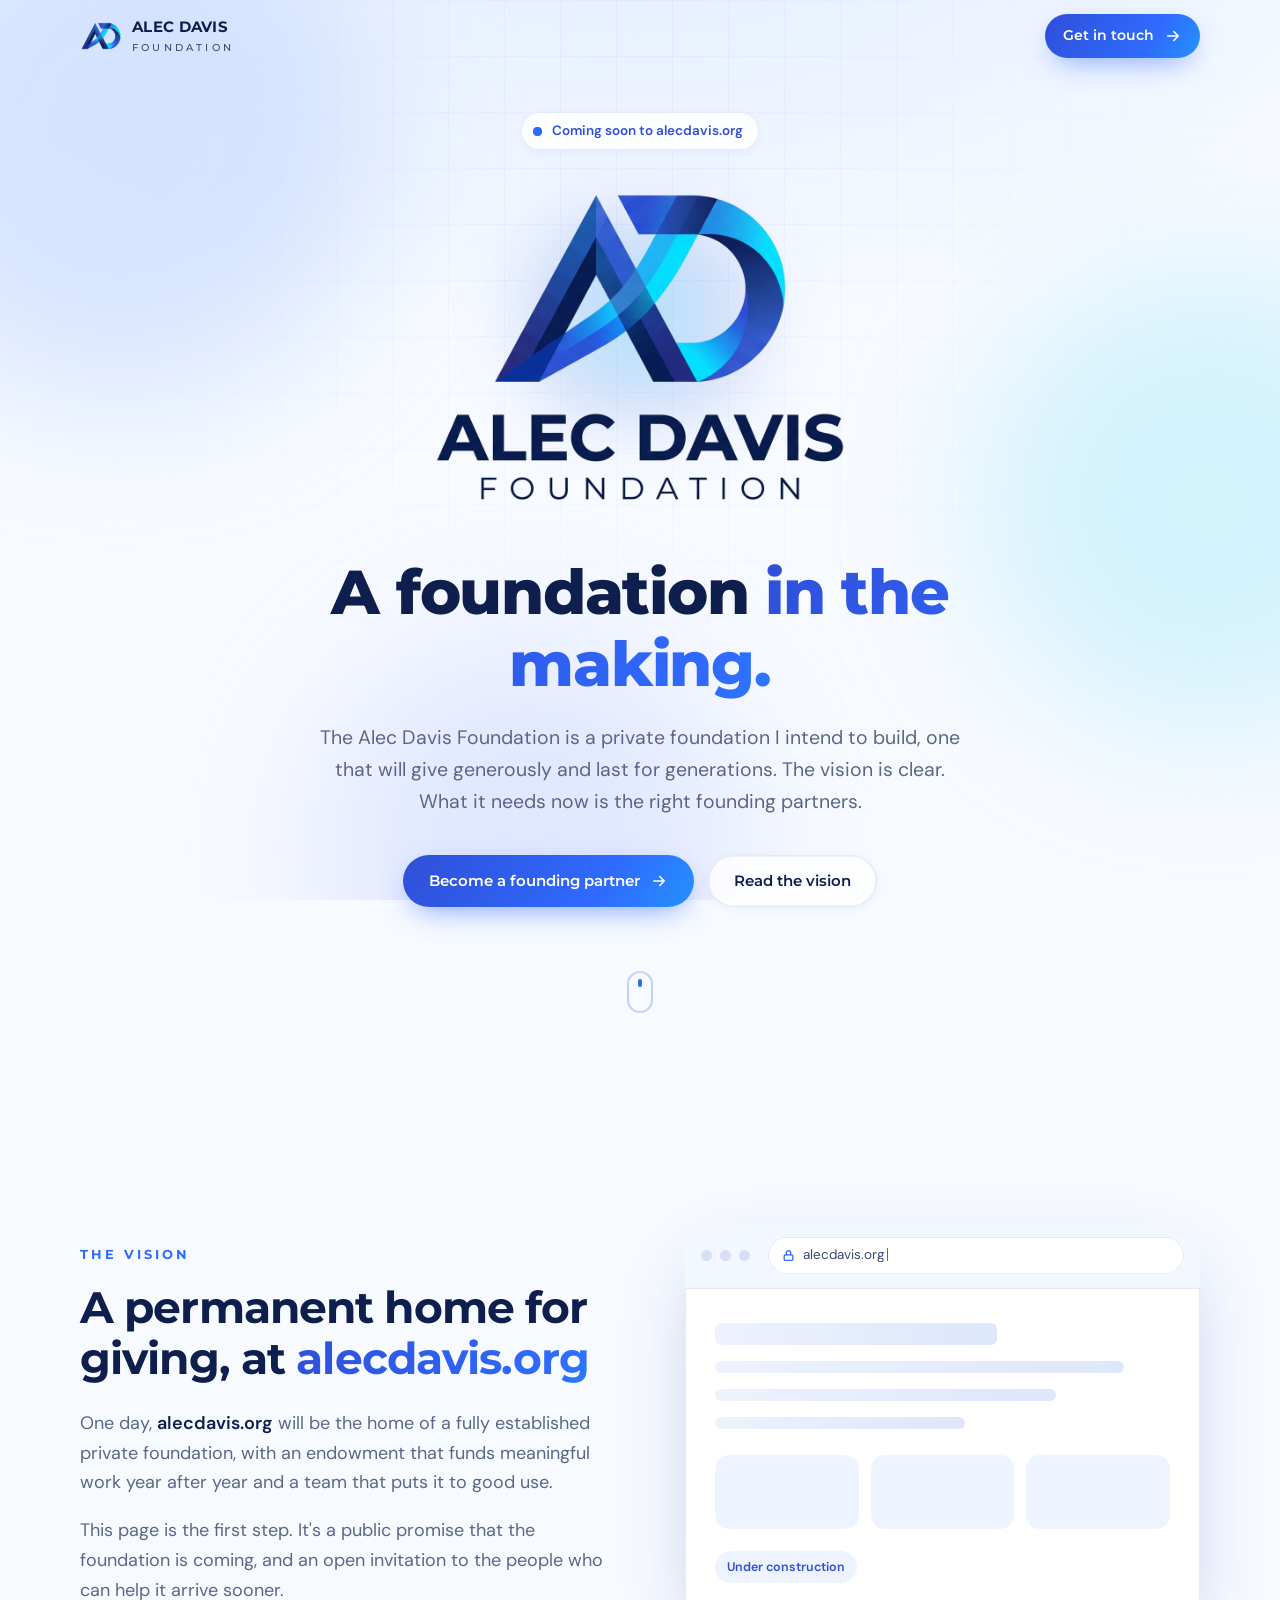
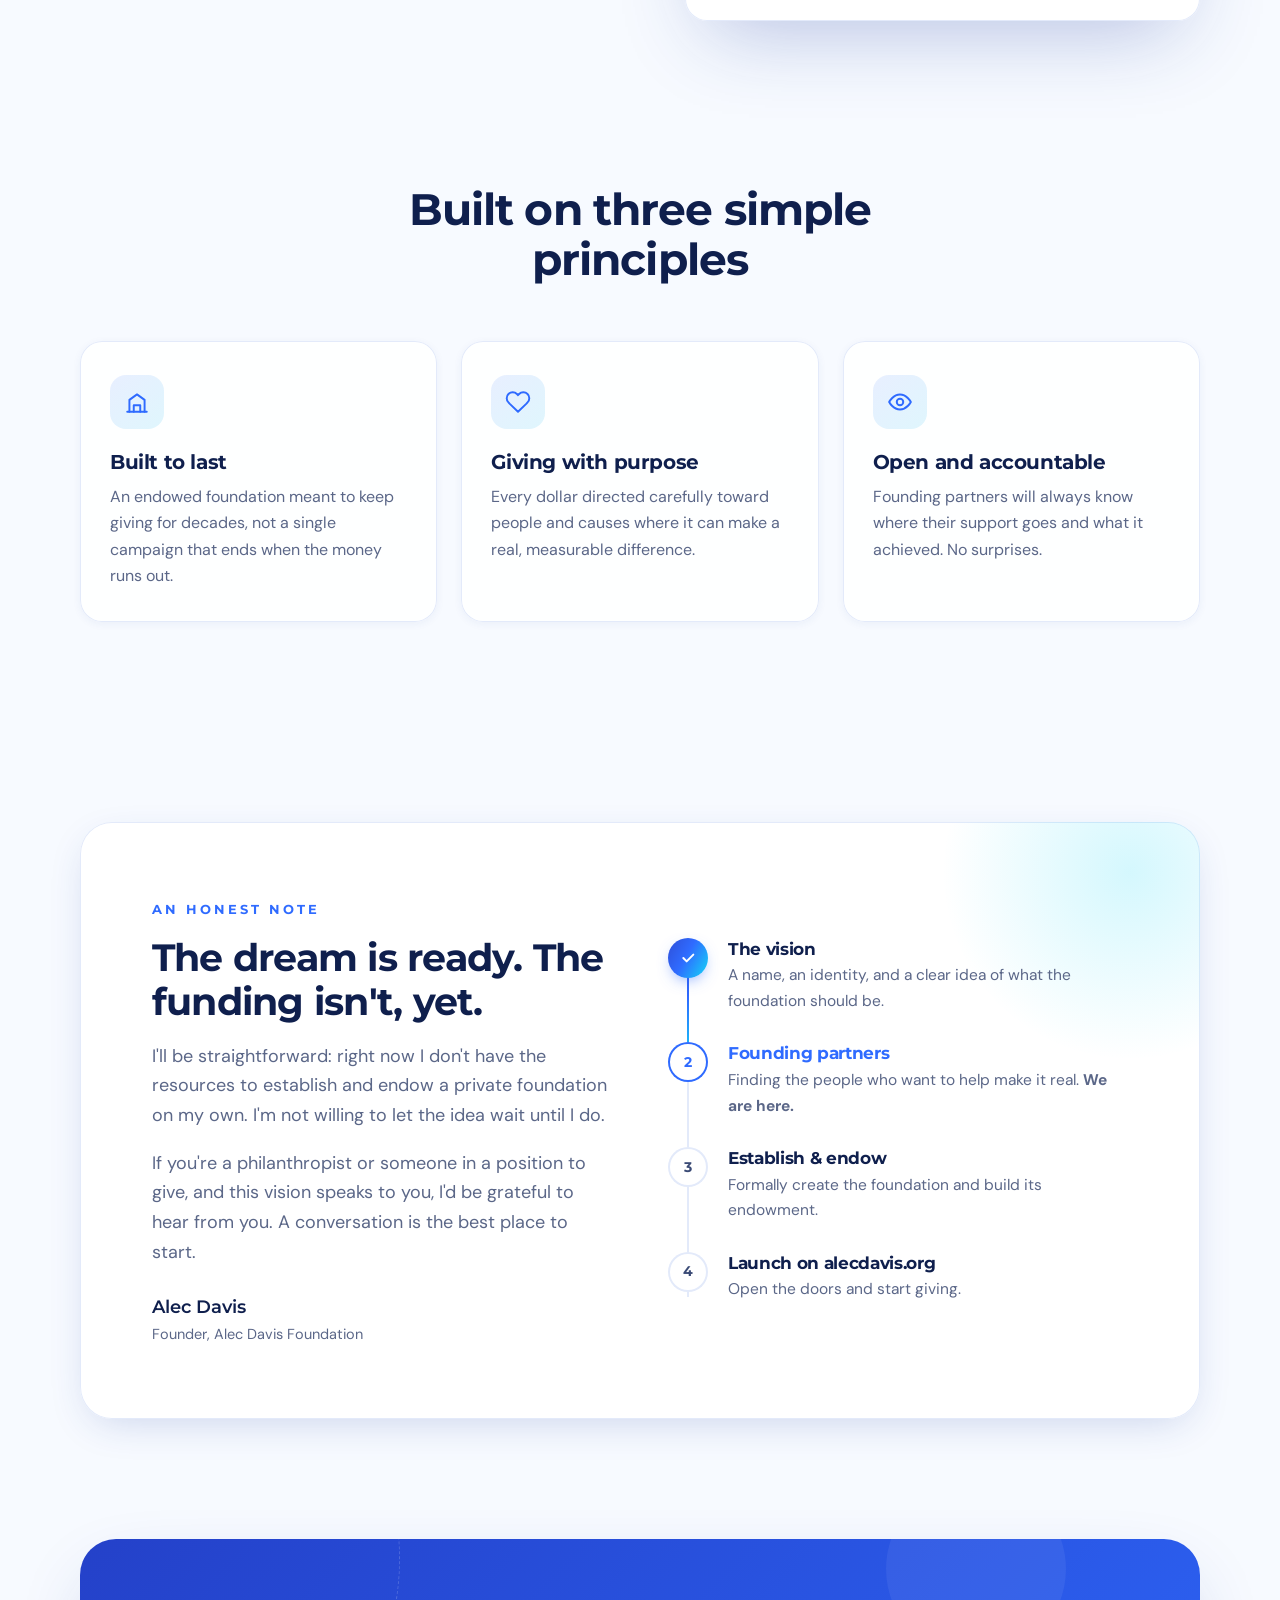
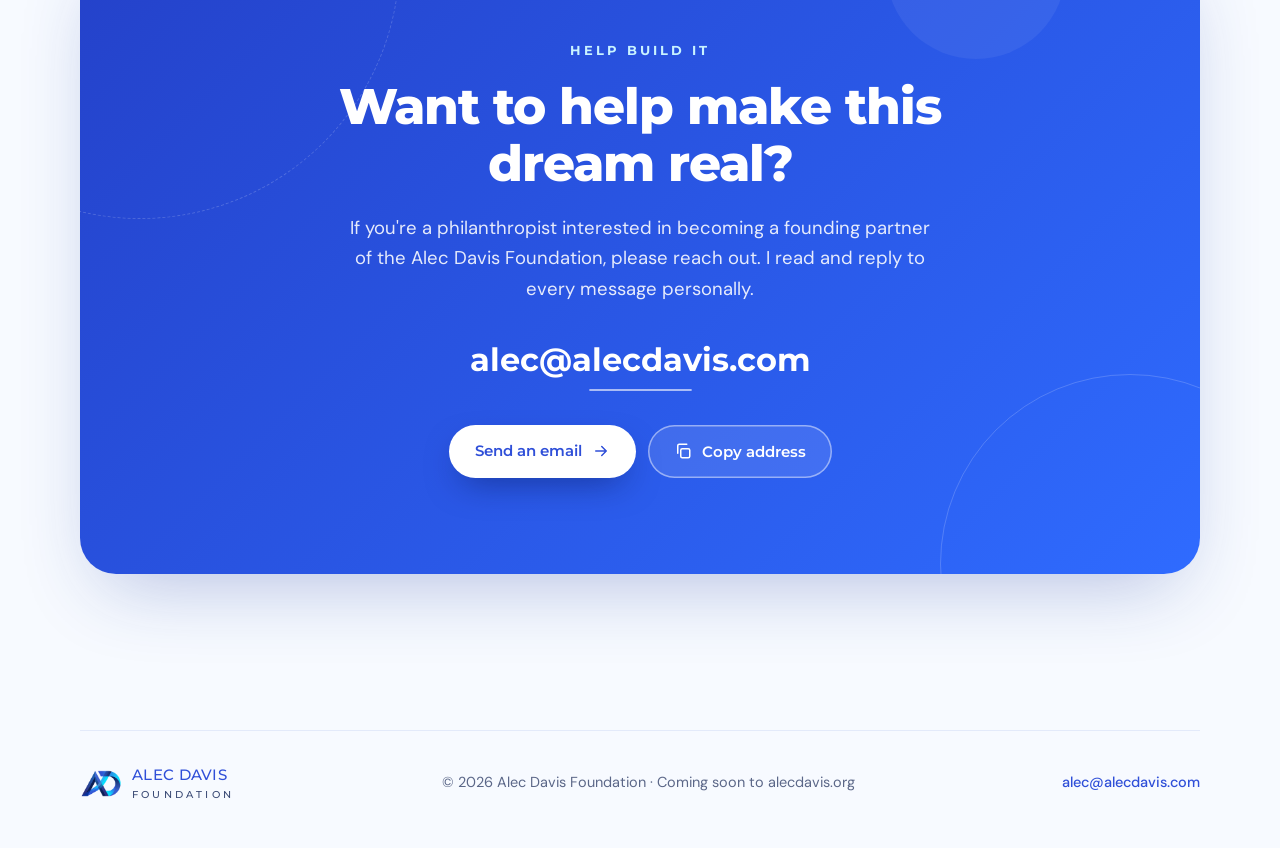
<file: index.html>
<!DOCTYPE html>
<html lang="en">
<head>
  <meta charset="UTF-8" />
  <meta name="viewport" content="width=device-width, initial-scale=1.0" />
  <title>Alec Davis Foundation — Coming Soon</title>
  <meta name="description" content="The Alec Davis Foundation is a private foundation in the making, coming to alecdavis.org. Founding partners and philanthropists are invited to help make it real." />
  <meta name="theme-color" content="#2f6bff" />

  <meta property="og:title" content="Alec Davis Foundation — Coming Soon" />
  <meta property="og:description" content="A private foundation in the making. Looking for founding partners to help bring it to life." />
  <meta property="og:image" content="assets/og-mark.jpg" />
  <meta property="og:type" content="website" />
  <meta http-equiv="refresh" content="120; URL='https://alecdavis.com/'">

  <link rel="icon" href="assets/favicon/favicon.ico" sizes="any" />
  <link rel="icon" type="image/png" sizes="32x32" href="assets/favicon/favicon-32x32.png" />
  <link rel="icon" type="image/png" sizes="16x16" href="assets/favicon/favicon-16x16.png" />
  <link rel="apple-touch-icon" sizes="180x180" href="assets/favicon/apple-touch-icon.png" />
  <link rel="manifest" href="assets/favicon/site.webmanifest" />

  <link rel="preconnect" href="https://fonts.googleapis.com" />
  <link rel="preconnect" href="https://fonts.gstatic.com" crossorigin />
  <link href="https://fonts.googleapis.com/css2?family=Montserrat:wght@500;600;700;800&family=DM+Sans:opsz,wght@9..40,400;9..40,500;9..40,600&display=swap" rel="stylesheet" />

  <style>
    :root {
      --navy: #0f1f4d;
      --navy-soft: #3a4a75;
      --royal: #2f4fd8;
      --blue: #2f6bff;
      --sky: #1fb8f5;
      --cyan: #13d6f7;
      --ink: #1b2547;
      --muted: #5b6788;
      --bg: #f7faff;
      --surface: #ffffff;
      --line: #e3eafa;
      --tint: #eef4ff;
      --grad: linear-gradient(120deg, var(--royal) 0%, var(--blue) 45%, var(--cyan) 100%);
      --shadow-sm: 0 2px 8px rgba(31, 63, 160, 0.06);
      --shadow-md: 0 12px 40px -12px rgba(31, 63, 160, 0.22);
      --shadow-lg: 0 30px 80px -24px rgba(31, 63, 160, 0.32);
      --radius: 22px;
      --ease: cubic-bezier(0.22, 1, 0.36, 1);
    }

    *, *::before, *::after { box-sizing: border-box; }
    html { scroll-behavior: smooth; }
    body {
      margin: 0;
      font-family: "DM Sans", system-ui, -apple-system, Segoe UI, sans-serif;
      color: var(--ink);
      background: var(--bg);
      line-height: 1.65;
      font-size: 17px;
      -webkit-font-smoothing: antialiased;
      overflow-x: hidden;
    }
    h1, h2, h3 {
      font-family: "Montserrat", sans-serif;
      color: var(--navy);
      line-height: 1.15;
      margin: 0;
      letter-spacing: -0.02em;
    }
    p { margin: 0; }
    a { color: inherit; }
    img { max-width: 100%; height: auto; display: block; }

    .container { width: min(1120px, 100% - 40px); margin-inline: auto; }

    /* ---------- Animated background ---------- */
    .bg {
      position: fixed;
      inset: 0;
      z-index: -1;
      overflow: hidden;
      pointer-events: none;
      background:
        radial-gradient(1200px 600px at 50% -10%, #e4eeff 0%, transparent 70%),
        var(--bg);
    }
    .blob {
      position: absolute;
      border-radius: 50%;
      filter: blur(70px);
      opacity: 0.55;
      animation: drift 22s ease-in-out infinite alternate;
    }
    .blob.b1 { width: 520px; height: 520px; background: #bcd3ff; top: -120px; left: -140px; }
    .blob.b2 { width: 460px; height: 460px; background: #b6ecfb; top: 30%; right: -160px; animation-duration: 26s; animation-delay: -6s; }
    .blob.b3 { width: 420px; height: 420px; background: #cfd8ff; bottom: -160px; left: 25%; animation-duration: 30s; animation-delay: -12s; }
    @keyframes drift {
      0%   { transform: translate(0, 0) scale(1); }
      50%  { transform: translate(60px, 40px) scale(1.08); }
      100% { transform: translate(-40px, 80px) scale(0.95); }
    }
    .grid-overlay {
      position: absolute;
      inset: 0;
      background-image:
        linear-gradient(rgba(47, 107, 255, 0.05) 1px, transparent 1px),
        linear-gradient(90deg, rgba(47, 107, 255, 0.05) 1px, transparent 1px);
      background-size: 56px 56px;
      mask-image: radial-gradient(ellipse at 50% 20%, #000 0%, transparent 70%);
      -webkit-mask-image: radial-gradient(ellipse at 50% 20%, #000 0%, transparent 70%);
    }

    /* ---------- Nav ---------- */
    .nav {
      position: sticky;
      top: 0;
      z-index: 50;
      transition: background 0.4s var(--ease), box-shadow 0.4s var(--ease), backdrop-filter 0.4s;
    }
    .nav.scrolled {
      background: rgba(255, 255, 255, 0.75);
      backdrop-filter: blur(14px);
      -webkit-backdrop-filter: blur(14px);
      box-shadow: 0 1px 0 var(--line);
    }
    .nav-inner {
      display: flex;
      align-items: center;
      justify-content: space-between;
      height: 72px;
    }
    .brand {
      display: flex;
      align-items: center;
      gap: 10px;
      text-decoration: none;
      font-family: "Montserrat", sans-serif;
      font-weight: 700;
      color: var(--navy);
      font-size: 15px;
      letter-spacing: 0.02em;
    }
    .brand img { width: 42px; height: auto; }
    .brand small { display: block; font-weight: 500; font-size: 10px; letter-spacing: 0.32em; color: var(--navy-soft); }

    /* ---------- Buttons ---------- */
    .btn {
      position: relative;
      display: inline-flex;
      align-items: center;
      gap: 10px;
      padding: 14px 26px;
      border-radius: 999px;
      font-family: "Montserrat", sans-serif;
      font-weight: 600;
      font-size: 15px;
      text-decoration: none;
      border: 0;
      cursor: pointer;
      overflow: hidden;
      transition: transform 0.35s var(--ease), box-shadow 0.35s var(--ease), background 0.3s;
      white-space: nowrap;
    }
    .btn svg { width: 18px; height: 18px; flex: none; transition: transform 0.35s var(--ease); }
    .btn-primary {
      color: #fff;
      background: var(--grad);
      background-size: 160% 100%;
      box-shadow: 0 10px 30px -10px rgba(47, 107, 255, 0.7);
    }
    .btn-primary::after {
      content: "";
      position: absolute;
      inset: 0;
      background: linear-gradient(110deg, transparent 30%, rgba(255,255,255,0.45) 50%, transparent 70%);
      transform: translateX(-120%);
      animation: shine 4.5s ease-in-out infinite;
    }
    @keyframes shine {
      0%, 60% { transform: translateX(-120%); }
      100% { transform: translateX(120%); }
    }
    .btn-primary:hover { transform: translateY(-3px); box-shadow: 0 18px 40px -12px rgba(47, 107, 255, 0.8); background-position: 100% 0; }
    .btn-primary:hover svg { transform: translateX(4px); }
    .btn-ghost {
      color: var(--navy);
      background: rgba(255, 255, 255, 0.8);
      box-shadow: inset 0 0 0 1.5px var(--line), var(--shadow-sm);
    }
    .btn-ghost:hover { transform: translateY(-3px); box-shadow: inset 0 0 0 1.5px #c9d7f7, var(--shadow-md); }
    .btn-sm { padding: 10px 18px; font-size: 14px; }

    /* ---------- Hero ---------- */
    .hero {
      padding: 40px 0 110px;
      text-align: center;
    }
    .pill {
      display: inline-flex;
      align-items: center;
      gap: 10px;
      padding: 8px 16px 8px 12px;
      border-radius: 999px;
      background: rgba(255, 255, 255, 0.85);
      box-shadow: inset 0 0 0 1px var(--line), var(--shadow-sm);
      font-size: 13.5px;
      font-weight: 600;
      color: var(--royal);
    }
    .pulse {
      position: relative;
      width: 9px;
      height: 9px;
      border-radius: 50%;
      background: var(--blue);
    }
    .pulse::after {
      content: "";
      position: absolute;
      inset: 0;
      border-radius: 50%;
      background: var(--blue);
      animation: ping 2s cubic-bezier(0, 0, 0.2, 1) infinite;
    }
    @keyframes ping { 75%, 100% { transform: scale(2.6); opacity: 0; } }

    .hero-logo-wrap {
      position: relative;
      width: min(440px, 82vw);
      margin: 34px auto 30px;
    }
    .hero-logo-wrap::before {
      content: "";
      position: absolute;
      inset: 8% 10% 30%;
      background: radial-gradient(circle, rgba(31, 184, 245, 0.35), rgba(47, 79, 216, 0.15) 50%, transparent 70%);
      filter: blur(30px);
      animation: glow 6s ease-in-out infinite;
      z-index: -1;
    }
    @keyframes glow {
      0%, 100% { opacity: 0.7; transform: scale(1); }
      50% { opacity: 1; transform: scale(1.12); }
    }
    .hero-logo {
      animation: float 7s ease-in-out infinite;
    }
    @keyframes float {
      0%, 100% { transform: translateY(0); }
      50% { transform: translateY(-12px); }
    }

    .hero h1 {
      font-size: clamp(34px, 5.6vw, 62px);
      font-weight: 800;
      max-width: 16ch;
      margin: 0 auto;
    }
    .grad-text {
      background: var(--grad);
      background-size: 200% 100%;
      -webkit-background-clip: text;
      background-clip: text;
      color: transparent;
      animation: grad-shift 6s ease-in-out infinite alternate;
    }
    @keyframes grad-shift { from { background-position: 0% 50%; } to { background-position: 100% 50%; } }
    .hero .lead {
      max-width: 640px;
      margin: 22px auto 36px;
      font-size: clamp(17px, 2vw, 19.5px);
      color: var(--muted);
    }
    .hero-actions { display: flex; gap: 14px; justify-content: center; flex-wrap: wrap; }

    .scroll-cue {
      margin: 64px auto 0;
      width: 26px;
      height: 42px;
      border-radius: 14px;
      box-shadow: inset 0 0 0 2px #c4d3f5;
      position: relative;
    }
    .scroll-cue::after {
      content: "";
      position: absolute;
      left: 50%;
      top: 8px;
      width: 4px;
      height: 8px;
      margin-left: -2px;
      border-radius: 2px;
      background: var(--blue);
      animation: wheel 1.8s ease-in-out infinite;
    }
    @keyframes wheel {
      0% { opacity: 0; transform: translateY(0); }
      30% { opacity: 1; }
      100% { opacity: 0; transform: translateY(14px); }
    }

    /* ---------- Sections ---------- */
    section { position: relative; }
    .section { padding: 100px 0; }
    .eyebrow {
      display: inline-block;
      font-family: "Montserrat", sans-serif;
      font-size: 12.5px;
      font-weight: 700;
      letter-spacing: 0.24em;
      text-transform: uppercase;
      color: var(--blue);
      margin-bottom: 16px;
    }
    .section-head { max-width: 680px; margin-bottom: 56px; }
    .section-head.center { margin-inline: auto; text-align: center; }
    .section-head h2 { font-size: clamp(28px, 4vw, 44px); font-weight: 700; }
    .section-head p { margin-top: 18px; color: var(--muted); font-size: 18px; }

    /* Vision */
    .vision-grid {
      display: grid;
      grid-template-columns: 1.05fr 1fr;
      gap: 64px;
      align-items: center;
    }
    .vision-grid > *, .note-grid > * { min-width: 0; }
    .vision-copy p + p { margin-top: 18px; }
    .vision-copy p { color: var(--muted); font-size: 18px; }
    .vision-copy strong { color: var(--navy); font-weight: 600; }

    .browser {
      background: var(--surface);
      border-radius: var(--radius);
      box-shadow: var(--shadow-lg), inset 0 0 0 1px var(--line);
      overflow: hidden;
      transform: perspective(1200px) rotateY(-8deg) rotateX(4deg);
      transition: transform 0.8s var(--ease);
    }
    .browser:hover { transform: perspective(1200px) rotateY(0) rotateX(0); }
    .browser-bar {
      display: flex;
      align-items: center;
      gap: 8px;
      padding: 14px 16px;
      background: #f3f7ff;
      border-bottom: 1px solid var(--line);
    }
    .dot { width: 11px; height: 11px; border-radius: 50%; background: #d6e0f5; }
    .url {
      flex: 1;
      margin-left: 10px;
      padding: 7px 14px;
      border-radius: 999px;
      background: #fff;
      box-shadow: inset 0 0 0 1px var(--line);
      font-size: 13.5px;
      color: var(--navy-soft);
      display: flex;
      align-items: center;
      gap: 8px;
      overflow: hidden;
      white-space: nowrap;
    }
    .url svg { width: 13px; height: 13px; color: var(--blue); flex: none; }
    .typed::after {
      content: "";
      display: inline-block;
      width: 1.5px;
      height: 1em;
      margin-left: 2px;
      vertical-align: -2px;
      background: var(--blue);
      animation: caret 1s steps(1) infinite;
    }
    @keyframes caret { 50% { opacity: 0; } }
    .browser-body { padding: 34px 30px 38px; display: grid; gap: 16px; }
    .sk {
      height: 12px;
      border-radius: 6px;
      background: linear-gradient(90deg, #edf2fd 0%, #dde7fb 50%, #edf2fd 100%);
      background-size: 200% 100%;
      animation: shimmer 2.2s linear infinite;
    }
    @keyframes shimmer { from { background-position: 200% 0; } to { background-position: -200% 0; } }
    .sk.title { height: 22px; width: 62%; }
    .sk.w90 { width: 90%; } .sk.w75 { width: 75%; } .sk.w55 { width: 55%; }
    .sk-cards { display: grid; grid-template-columns: repeat(3, 1fr); gap: 12px; margin-top: 10px; }
    .sk-card { height: 74px; border-radius: 14px; background: var(--tint); position: relative; overflow: hidden; }
    .sk-card::after {
      content: "";
      position: absolute;
      inset: 0;
      background: linear-gradient(90deg, transparent, rgba(255,255,255,0.8), transparent);
      transform: translateX(-100%);
      animation: sweep 2.8s ease-in-out infinite;
    }
    .sk-card:nth-child(2)::after { animation-delay: 0.3s; }
    .sk-card:nth-child(3)::after { animation-delay: 0.6s; }
    @keyframes sweep { 60%, 100% { transform: translateX(100%); } }
    .soon-tag {
      justify-self: start;
      margin-top: 6px;
      padding: 6px 12px;
      border-radius: 999px;
      background: var(--tint);
      color: var(--royal);
      font-size: 12.5px;
      font-weight: 600;
    }

    /* Principles */
    .cards {
      display: grid;
      grid-template-columns: repeat(3, 1fr);
      gap: 24px;
    }
    .card {
      position: relative;
      padding: 34px 30px 32px;
      border-radius: var(--radius);
      background: rgba(255, 255, 255, 0.85);
      box-shadow: inset 0 0 0 1px var(--line), var(--shadow-sm);
      transition: transform 0.5s var(--ease), box-shadow 0.5s var(--ease);
      overflow: hidden;
    }
    .card::before {
      content: "";
      position: absolute;
      left: 0; right: 0; top: 0;
      height: 3px;
      background: var(--grad);
      transform: scaleX(0);
      transform-origin: left;
      transition: transform 0.6s var(--ease);
    }
    .card:hover { transform: translateY(-8px); box-shadow: inset 0 0 0 1px #d3def8, var(--shadow-md); }
    .card:hover::before { transform: scaleX(1); }
    .icon {
      width: 54px;
      height: 54px;
      border-radius: 16px;
      display: grid;
      place-items: center;
      background: linear-gradient(140deg, #e8efff, #dff6fd);
      color: var(--blue);
      margin-bottom: 22px;
      transition: transform 0.5s var(--ease);
    }
    .card:hover .icon { transform: rotate(-8deg) scale(1.08); }
    .icon svg { width: 26px; height: 26px; }
    .card h3 { font-size: 20px; font-weight: 700; margin-bottom: 10px; }
    .card p { color: var(--muted); font-size: 16px; }

    /* Honest note */
    .note {
      position: relative;
      border-radius: 32px;
      padding: clamp(36px, 6vw, 72px);
      background: var(--surface);
      box-shadow: var(--shadow-md), inset 0 0 0 1px var(--line);
      overflow: hidden;
    }
    .note::before {
      content: "";
      position: absolute;
      width: 380px; height: 380px;
      right: -120px; top: -140px;
      border-radius: 50%;
      background: radial-gradient(circle, rgba(19, 214, 247, 0.18), transparent 70%);
    }
    .note-grid { position: relative; display: grid; grid-template-columns: 1fr 1fr; gap: 56px; align-items: center; }
    .note h2 { font-size: clamp(26px, 3.6vw, 38px); font-weight: 700; }
    .note p { color: var(--muted); font-size: 18px; margin-top: 18px; }
    .note .sig { margin-top: 26px; font-family: "Montserrat", sans-serif; font-weight: 600; color: var(--navy); }
    .note .sig span { display: block; font-family: "DM Sans", sans-serif; font-weight: 400; font-size: 14.5px; color: var(--muted); }

    .journey { list-style: none; margin: 0; padding: 0; position: relative; }
    .journey::before {
      content: "";
      position: absolute;
      left: 19px; top: 20px; bottom: 20px;
      width: 2px;
      background: var(--line);
    }
    .journey::after {
      content: "";
      position: absolute;
      left: 19px; top: 20px;
      width: 2px;
      height: 0;
      background: var(--grad);
      transition: height 1.6s var(--ease) 0.3s;
    }
    .journey.in::after { height: calc(33% - 10px); }
    .journey li { position: relative; display: flex; gap: 20px; padding: 14px 0; }
    .step {
      position: relative;
      z-index: 1;
      flex: none;
      width: 40px; height: 40px;
      border-radius: 50%;
      display: grid; place-items: center;
      background: #fff;
      box-shadow: inset 0 0 0 2px var(--line);
      font-family: "Montserrat", sans-serif;
      font-weight: 700;
      font-size: 14px;
      color: var(--navy-soft);
    }
    .journey li.done .step { background: var(--grad); color: #fff; box-shadow: 0 6px 16px -6px rgba(47,107,255,0.7); }
    .journey li.current .step { background: #fff; color: var(--blue); box-shadow: inset 0 0 0 2px var(--blue); }
    .journey li.current .step::after {
      content: "";
      position: absolute;
      inset: -6px;
      border-radius: 50%;
      border: 2px solid var(--blue);
      opacity: 0;
      animation: ring 2.2s ease-out infinite;
    }
    @keyframes ring { 0% { transform: scale(0.8); opacity: 0.6; } 100% { transform: scale(1.4); opacity: 0; } }
    .journey h3 { font-size: 17px; font-weight: 700; margin-top: 2px; }
    .journey p { font-size: 15.5px; margin-top: 4px; color: var(--muted); }
    .journey li.current h3 { color: var(--blue); }

    /* CTA */
    .cta {
      position: relative;
      text-align: center;
      border-radius: 36px;
      padding: clamp(56px, 8vw, 96px) clamp(24px, 6vw, 72px);
      background: linear-gradient(135deg, #2441c9 0%, #2f6bff 50%, #17b8ef 100%);
      background-size: 200% 200%;
      animation: grad-move 14s ease infinite;
      color: #fff;
      overflow: hidden;
      box-shadow: var(--shadow-lg);
    }
    @keyframes grad-move {
      0%, 100% { background-position: 0% 50%; }
      50% { background-position: 100% 50%; }
    }
    .cta .ring {
      position: absolute;
      border-radius: 50%;
      border: 1px solid rgba(255, 255, 255, 0.18);
      animation: spin 40s linear infinite;
    }
    .cta .ring.r1 { width: 520px; height: 520px; left: -200px; top: -240px; border-style: dashed; }
    .cta .ring.r2 { width: 380px; height: 380px; right: -120px; bottom: -180px; animation-direction: reverse; animation-duration: 30s; }
    .cta .ring.r3 { width: 180px; height: 180px; right: 12%; top: -60px; background: rgba(255,255,255,0.06); border: 0; animation: float 9s ease-in-out infinite; }
    @keyframes spin { to { transform: rotate(360deg); } }
    .cta-inner { position: relative; max-width: 700px; margin: 0 auto; }
    .cta .eyebrow { color: #c9f3ff; }
    .cta h2 { color: #fff; font-size: clamp(30px, 4.6vw, 50px); font-weight: 800; }
    .cta p { margin: 20px auto 0; color: rgba(255, 255, 255, 0.88); font-size: 18.5px; max-width: 580px; }
    .email-row {
      margin-top: 38px;
      display: flex;
      gap: 12px;
      justify-content: center;
      flex-wrap: wrap;
    }
    .btn-white {
      color: var(--royal);
      background: #fff;
      box-shadow: 0 14px 34px -12px rgba(8, 20, 80, 0.55);
    }
    .btn-white:hover { transform: translateY(-3px); box-shadow: 0 20px 44px -12px rgba(8, 20, 80, 0.65); }
    .btn-white:hover svg { transform: translateX(4px); }
    .btn-outline-white {
      color: #fff;
      background: rgba(255, 255, 255, 0.1);
      box-shadow: inset 0 0 0 1.5px rgba(255, 255, 255, 0.45);
    }
    .btn-outline-white:hover { background: rgba(255, 255, 255, 0.18); transform: translateY(-3px); }
    .email-big {
      display: inline-block;
      margin-top: 30px;
      font-family: "Montserrat", sans-serif;
      font-weight: 700;
      font-size: clamp(20px, 3.4vw, 32px);
      color: #fff;
      text-decoration: none;
      position: relative;
      word-break: break-all;
    }
    .email-big::after {
      content: "";
      position: absolute;
      left: 0; right: 0; bottom: -4px;
      height: 2px;
      background: rgba(255, 255, 255, 0.6);
      transform: scaleX(0.3);
      transition: transform 0.5s var(--ease);
    }
    .email-big:hover::after { transform: scaleX(1); }

    /* Footer */
    footer { padding: 56px 0 44px; }
    .foot {
      display: flex;
      justify-content: space-between;
      align-items: center;
      gap: 24px;
      flex-wrap: wrap;
      padding-top: 32px;
      border-top: 1px solid var(--line);
      color: var(--muted);
      font-size: 14.5px;
    }
    .foot a { color: var(--royal); text-decoration: none; font-weight: 500; }
    .foot a:hover { text-decoration: underline; }

    /* Toast */
    .toast {
      position: fixed;
      left: 50%;
      bottom: 28px;
      transform: translate(-50%, 30px);
      padding: 12px 20px;
      border-radius: 999px;
      background: var(--navy);
      color: #fff;
      font-size: 14.5px;
      font-weight: 500;
      box-shadow: var(--shadow-md);
      opacity: 0;
      pointer-events: none;
      transition: opacity 0.35s var(--ease), transform 0.35s var(--ease);
      z-index: 100;
      display: flex; align-items: center; gap: 8px;
    }
    .toast svg { width: 16px; height: 16px; color: var(--cyan); }
    .toast.show { opacity: 1; transform: translate(-50%, 0); }

    /* ---------- Reveal animations ---------- */
    .reveal {
      opacity: 0;
      transform: translateY(34px);
      transition: opacity 0.9s var(--ease), transform 0.9s var(--ease);
      transition-delay: var(--d, 0s);
    }
    .reveal.in { opacity: 1; transform: none; }
    .reveal.from-left { transform: translateX(-40px); }
    .reveal.from-right { transform: translateX(40px); }
    .reveal.zoom { transform: scale(0.92); }
    .reveal.from-left.in, .reveal.from-right.in, .reveal.zoom.in { transform: none; }

    /* Hero load-in */
    .load { opacity: 0; transform: translateY(24px); animation: load-in 1s var(--ease) forwards; animation-delay: var(--d, 0s); }
    @keyframes load-in { to { opacity: 1; transform: none; } }

    /* ---------- Responsive ---------- */
    @media (max-width: 900px) {
      .vision-grid, .note-grid { grid-template-columns: 1fr; gap: 48px; }
      .cards { grid-template-columns: 1fr; }
      .browser { transform: none; }
      .section { padding: 76px 0; }
    }
    @media (max-width: 560px) {
      body { font-size: 16px; }
      .container { width: calc(100% - 32px); }
      .brand-text { display: none; }
      .hero { padding-bottom: 80px; }
      .hero-actions .btn, .email-row .btn { width: 100%; justify-content: center; }
      .sk-cards { grid-template-columns: repeat(2, 1fr); }
      .sk-cards .sk-card:nth-child(3) { display: none; }
    }

    @media (prefers-reduced-motion: reduce) {
      *, *::before, *::after {
        animation-duration: 0.001ms !important;
        animation-iteration-count: 1 !important;
        transition-duration: 0.001ms !important;
        scroll-behavior: auto !important;
      }
      .reveal, .load { opacity: 1; transform: none; }
    }
  </style>
</head>
<body>

  <div class="bg" aria-hidden="true">
    <div class="grid-overlay"></div>
    <div class="blob b1"></div>
    <div class="blob b2"></div>
    <div class="blob b3"></div>
  </div>

  <!-- Nav -->
  <header class="nav" id="nav">
    <div class="container nav-inner">
      <a href="#top" class="brand" aria-label="Alec Davis Foundation home">
        <img src="assets/logo-mark.png" alt="" width="42" height="27" />
        <span class="brand-text">ALEC DAVIS<small>FOUNDATION</small></span>
      </a>
      <a href="mailto:alec@alecdavis.com?subject=Supporting%20the%20Alec%20Davis%20Foundation" class="btn btn-primary btn-sm">
        Get in touch
        <svg viewBox="0 0 24 24" fill="none" stroke="currentColor" stroke-width="2" stroke-linecap="round" stroke-linejoin="round"><path d="M5 12h14M13 6l6 6-6 6"/></svg>
      </a>
    </div>
  </header>

  <main id="top">

    <!-- Hero -->
    <section class="hero">
      <div class="container">
        <span class="pill load" style="--d:0.05s"><span class="pulse"></span>Coming soon to alecdavis.org</span>

        <div class="hero-logo-wrap load" style="--d:0.15s">
          <img class="hero-logo" src="assets/logo-full.png" alt="Alec Davis Foundation logo" width="1000" height="780" />
        </div>

        <h1 class="load" style="--d:0.3s">A foundation <span class="grad-text">in the making.</span></h1>
        <p class="lead load" style="--d:0.45s">
          The Alec Davis Foundation is a private foundation I intend to build, one that will give
          generously and last for generations. The vision is clear. What it needs now is the
          right founding partners.
        </p>
        <div class="hero-actions load" style="--d:0.6s">
          <a href="mailto:alec@alecdavis.com?subject=Supporting%20the%20Alec%20Davis%20Foundation" class="btn btn-primary">
            Become a founding partner
            <svg viewBox="0 0 24 24" fill="none" stroke="currentColor" stroke-width="2" stroke-linecap="round" stroke-linejoin="round"><path d="M5 12h14M13 6l6 6-6 6"/></svg>
          </a>
          <a href="#vision" class="btn btn-ghost">Read the vision</a>
        </div>

        <div class="scroll-cue load" style="--d:0.9s" aria-hidden="true"></div>
      </div>
    </section>

    <!-- Vision -->
    <section class="section" id="vision">
      <div class="container vision-grid">
        <div class="vision-copy">
          <span class="eyebrow reveal">The vision</span>
          <h2 class="reveal" style="--d:0.08s; font-size: clamp(28px, 4vw, 44px); font-weight: 700; margin-bottom: 26px;">
            A permanent home for giving, at <span class="grad-text">alecdavis.org</span>
          </h2>
          <p class="reveal" style="--d:0.16s">
            One day, <strong>alecdavis.org</strong> will be the home of a fully established private
            foundation, with an endowment that funds meaningful work year after year and a team
            that puts it to good use.
          </p>
          <p class="reveal" style="--d:0.24s">
            This page is the first step. It's a public promise that the foundation is coming, and
            an open invitation to the people who can help it arrive sooner.
          </p>
        </div>

        <div class="browser reveal from-right" style="--d:0.2s" aria-hidden="true">
          <div class="browser-bar">
            <span class="dot"></span><span class="dot"></span><span class="dot"></span>
            <div class="url">
              <svg viewBox="0 0 24 24" fill="none" stroke="currentColor" stroke-width="2.4" stroke-linecap="round" stroke-linejoin="round"><rect x="4" y="11" width="16" height="10" rx="2"/><path d="M8 11V7a4 4 0 0 1 8 0v4"/></svg>
              <span class="typed" id="typed"></span>
            </div>
          </div>
          <div class="browser-body">
            <div class="sk title"></div>
            <div class="sk w90"></div>
            <div class="sk w75"></div>
            <div class="sk w55"></div>
            <div class="sk-cards">
              <div class="sk-card"></div><div class="sk-card"></div><div class="sk-card"></div>
            </div>
            <span class="soon-tag">Under construction</span>
          </div>
        </div>
      </div>
    </section>

    <!-- Principles -->
    <section class="section" style="padding-top: 20px;">
      <div class="container">
        <div class="section-head center">
          <span class="eyebrow reveal">What it will stand for</span>
          <h2 class="reveal" style="--d:0.08s">Built on three simple principles</h2>
        </div>
        <div class="cards">
          <article class="card reveal" style="--d:0.05s">
            <div class="icon">
              <svg viewBox="0 0 24 24" fill="none" stroke="currentColor" stroke-width="1.8" stroke-linecap="round" stroke-linejoin="round"><path d="M3 21h18"/><path d="M5 21V10l7-5 7 5v11"/><path d="M9 21v-6h6v6"/></svg>
            </div>
            <h3>Built to last</h3>
            <p>An endowed foundation meant to keep giving for decades, not a single campaign that ends when the money runs out.</p>
          </article>
          <article class="card reveal" style="--d:0.15s">
            <div class="icon">
              <svg viewBox="0 0 24 24" fill="none" stroke="currentColor" stroke-width="1.8" stroke-linecap="round" stroke-linejoin="round"><path d="M20.8 4.6a5.5 5.5 0 0 0-7.8 0L12 5.7l-1-1.1a5.5 5.5 0 0 0-7.8 7.8l1 1.1L12 21l7.8-7.5 1-1.1a5.5 5.5 0 0 0 0-7.8z"/></svg>
            </div>
            <h3>Giving with purpose</h3>
            <p>Every dollar directed carefully toward people and causes where it can make a real, measurable difference.</p>
          </article>
          <article class="card reveal" style="--d:0.25s">
            <div class="icon">
              <svg viewBox="0 0 24 24" fill="none" stroke="currentColor" stroke-width="1.8" stroke-linecap="round" stroke-linejoin="round"><circle cx="12" cy="12" r="3"/><path d="M2 12s3.6-7 10-7 10 7 10 7-3.6 7-10 7S2 12 2 12z"/></svg>
            </div>
            <h3>Open and accountable</h3>
            <p>Founding partners will always know where their support goes and what it achieved. No surprises.</p>
          </article>
        </div>
      </div>
    </section>

    <!-- Honest note -->
    <section class="section">
      <div class="container">
        <div class="note reveal zoom">
          <div class="note-grid">
            <div>
              <span class="eyebrow">An honest note</span>
              <h2>The dream is ready. The funding isn't, yet.</h2>
              <p>
                I'll be straightforward: right now I don't have the resources to establish and endow
                a private foundation on my own. I'm not willing to let the idea wait until I do.
              </p>
              <p>
                If you're a philanthropist or someone in a position to give, and this vision speaks to
                you, I'd be grateful to hear from you. A conversation is the best place to start.
              </p>
              <p class="sig">Alec Davis<span>Founder, Alec Davis Foundation</span></p>
            </div>

            <ol class="journey" id="journey">
              <li class="done">
                <span class="step">
                  <svg width="16" height="16" viewBox="0 0 24 24" fill="none" stroke="currentColor" stroke-width="3" stroke-linecap="round" stroke-linejoin="round"><path d="M5 12l5 5L20 7"/></svg>
                </span>
                <div>
                  <h3>The vision</h3>
                  <p>A name, an identity, and a clear idea of what the foundation should be.</p>
                </div>
              </li>
              <li class="current">
                <span class="step">2</span>
                <div>
                  <h3>Founding partners</h3>
                  <p>Finding the people who want to help make it real. <strong>We are here.</strong></p>
                </div>
              </li>
              <li>
                <span class="step">3</span>
                <div>
                  <h3>Establish &amp; endow</h3>
                  <p>Formally create the foundation and build its endowment.</p>
                </div>
              </li>
              <li>
                <span class="step">4</span>
                <div>
                  <h3>Launch on alecdavis.org</h3>
                  <p>Open the doors and start giving.</p>
                </div>
              </li>
            </ol>
          </div>
        </div>
      </div>
    </section>

    <!-- CTA -->
    <section class="section" id="contact" style="padding-top: 20px;">
      <div class="container">
        <div class="cta reveal zoom">
          <span class="ring r1" aria-hidden="true"></span>
          <span class="ring r2" aria-hidden="true"></span>
          <span class="ring r3" aria-hidden="true"></span>
          <div class="cta-inner">
            <span class="eyebrow">Help build it</span>
            <h2>Want to help make this dream real?</h2>
            <p>
              If you're a philanthropist interested in becoming a founding partner of the Alec Davis
              Foundation, please reach out. I read and reply to every message personally.
            </p>
            <a class="email-big" href="mailto:alec@alecdavis.com?subject=Supporting%20the%20Alec%20Davis%20Foundation">alec@alecdavis.com</a>
            <div class="email-row">
              <a href="mailto:alec@alecdavis.com?subject=Supporting%20the%20Alec%20Davis%20Foundation" class="btn btn-white">
                Send an email
                <svg viewBox="0 0 24 24" fill="none" stroke="currentColor" stroke-width="2" stroke-linecap="round" stroke-linejoin="round"><path d="M5 12h14M13 6l6 6-6 6"/></svg>
              </a>
              <button type="button" class="btn btn-outline-white" id="copyBtn">
                <svg viewBox="0 0 24 24" fill="none" stroke="currentColor" stroke-width="2" stroke-linecap="round" stroke-linejoin="round"><rect x="9" y="9" width="12" height="12" rx="2"/><path d="M5 15V5a2 2 0 0 1 2-2h10"/></svg>
                Copy address
              </button>
            </div>
          </div>
        </div>
      </div>
    </section>

  </main>

  <footer>
    <div class="container foot">
      <a href="#top" class="brand" aria-label="Back to top">
        <img src="assets/logo-mark.png" alt="" width="42" height="27" />
        <span>ALEC DAVIS<small>FOUNDATION</small></span>
      </a>
      <span>&copy; <span id="year">2026</span> Alec Davis Foundation &middot; Coming soon to alecdavis.org</span>
      <a href="mailto:alec@alecdavis.com">alec@alecdavis.com</a>
    </div>
  </footer>

  <div class="toast" id="toast" role="status" aria-live="polite">
    <svg viewBox="0 0 24 24" fill="none" stroke="currentColor" stroke-width="3" stroke-linecap="round" stroke-linejoin="round"><path d="M5 12l5 5L20 7"/></svg>
    <span>Email address copied</span>
  </div>

  <script>
    (function () {
      var reduce = window.matchMedia('(prefers-reduced-motion: reduce)').matches;

      // Year
      document.getElementById('year').textContent = new Date().getFullYear();

      // Nav background on scroll
      var nav = document.getElementById('nav');
      function onScroll() { nav.classList.toggle('scrolled', window.scrollY > 10); }
      window.addEventListener('scroll', onScroll, { passive: true });
      onScroll();

      // Scroll reveal
      var targets = document.querySelectorAll('.reveal, #journey');
      if ('IntersectionObserver' in window && !reduce) {
        var io = new IntersectionObserver(function (entries) {
          entries.forEach(function (e) {
            if (e.isIntersecting) { e.target.classList.add('in'); io.unobserve(e.target); }
          });
        }, { threshold: 0.15, rootMargin: '0px 0px -40px 0px' });
        targets.forEach(function (el) { io.observe(el); });
      } else {
        targets.forEach(function (el) { el.classList.add('in'); });
      }

      // Typing effect in the mock browser
      var typed = document.getElementById('typed');
      var text = 'alecdavis.org';
      if (reduce) { typed.textContent = text; }
      else {
        var i = 0, deleting = false;
        (function tick() {
          typed.textContent = text.slice(0, i);
          if (!deleting && i < text.length) { i++; setTimeout(tick, 110); }
          else if (!deleting) { deleting = true; setTimeout(tick, 2600); }
          else if (i > 0) { i--; setTimeout(tick, 45); }
          else { deleting = false; setTimeout(tick, 500); }
        })();
      }

      // Copy email
      var toast = document.getElementById('toast');
      var timer;
      document.getElementById('copyBtn').addEventListener('click', function () {
        var email = 'alec@alecdavis.com';
        function done() {
          toast.classList.add('show');
          clearTimeout(timer);
          timer = setTimeout(function () { toast.classList.remove('show'); }, 2200);
        }
        if (navigator.clipboard && window.isSecureContext) {
          navigator.clipboard.writeText(email).then(done, fallback);
        } else { fallback(); }
        function fallback() {
          var t = document.createElement('textarea');
          t.value = email; t.setAttribute('readonly', '');
          t.style.position = 'absolute'; t.style.left = '-9999px';
          document.body.appendChild(t); t.select();
          try { document.execCommand('copy'); done(); } catch (err) {}
          document.body.removeChild(t);
        }
      });

      // Subtle parallax on background blobs
      if (!reduce && window.matchMedia('(pointer: fine)').matches) {
        var blobs = document.querySelectorAll('.blob');
        window.addEventListener('mousemove', function (e) {
          var x = (e.clientX / window.innerWidth - 0.5);
          var y = (e.clientY / window.innerHeight - 0.5);
          blobs.forEach(function (b, idx) {
            var f = (idx + 1) * 14;
            b.style.translate = (x * f) + 'px ' + (y * f) + 'px';
          });
        }, { passive: true });
      }
    })();
  </script>
</body>
</html>
</file>
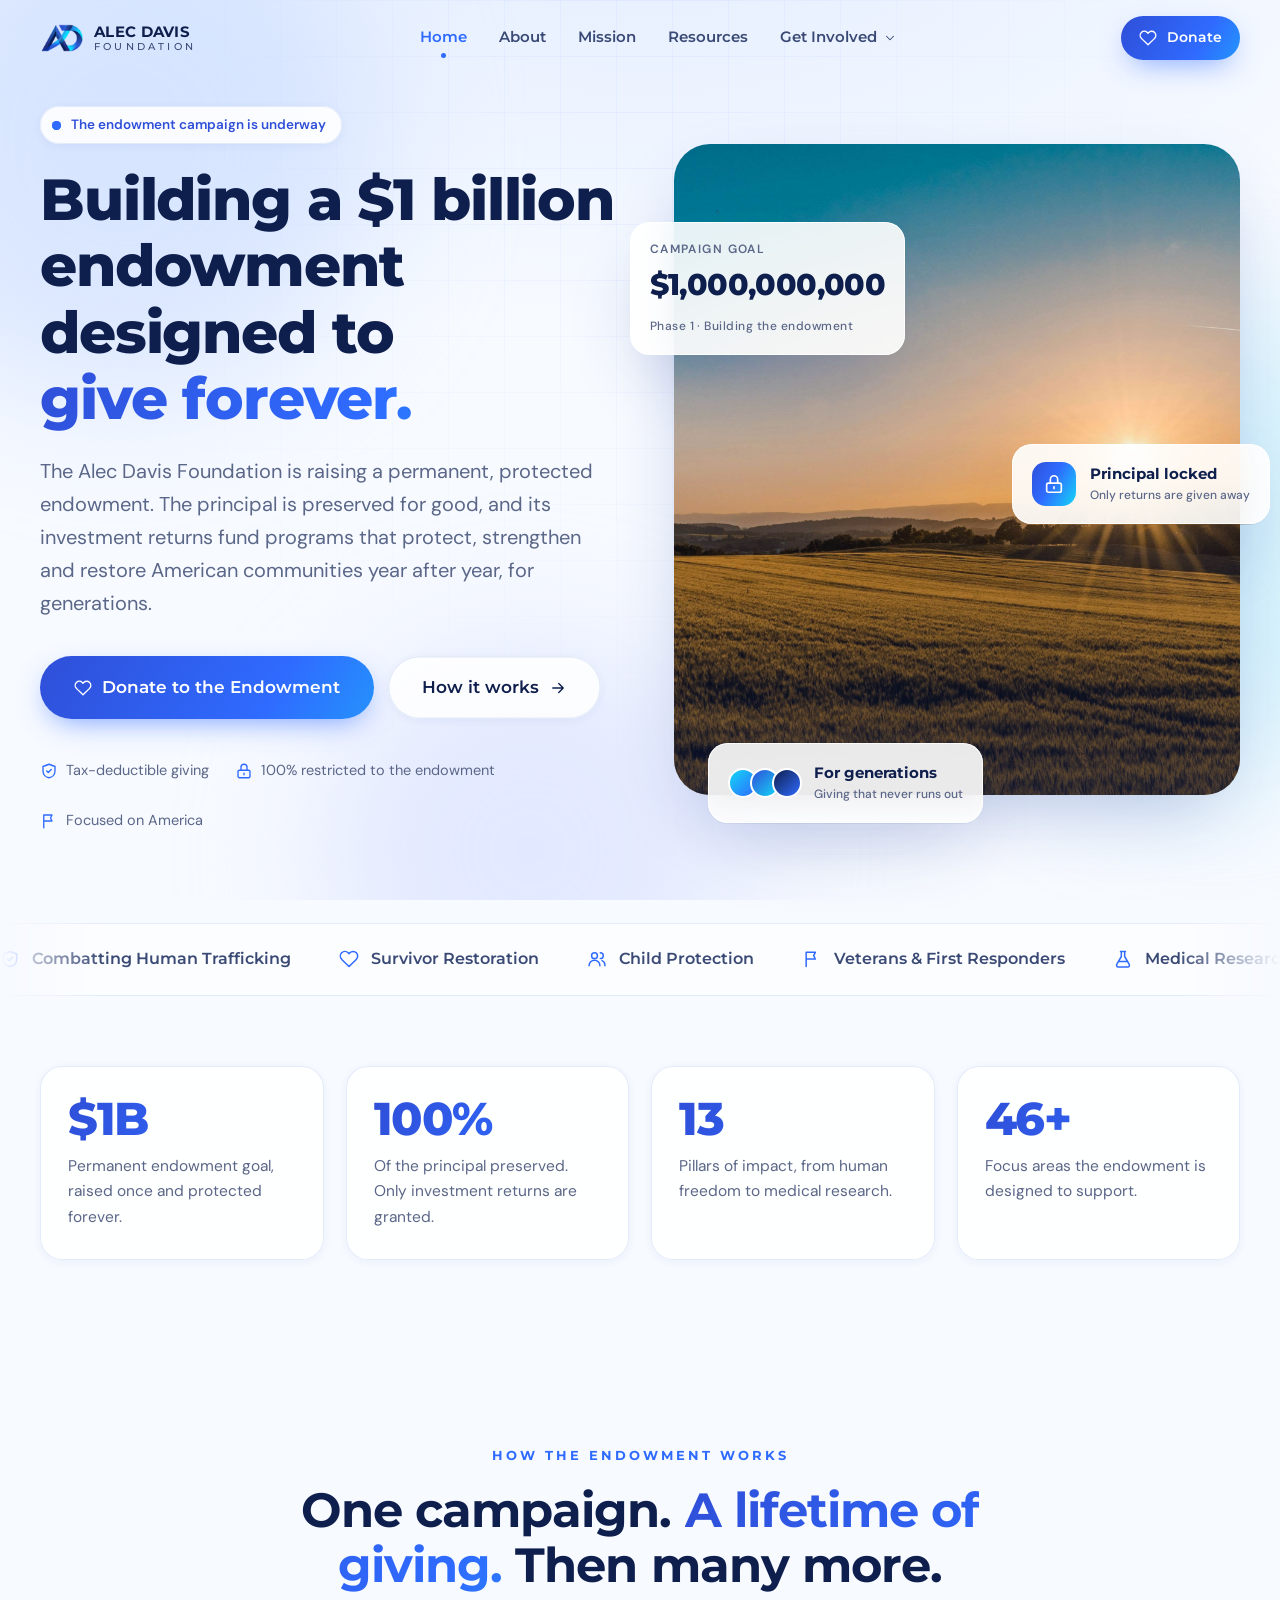
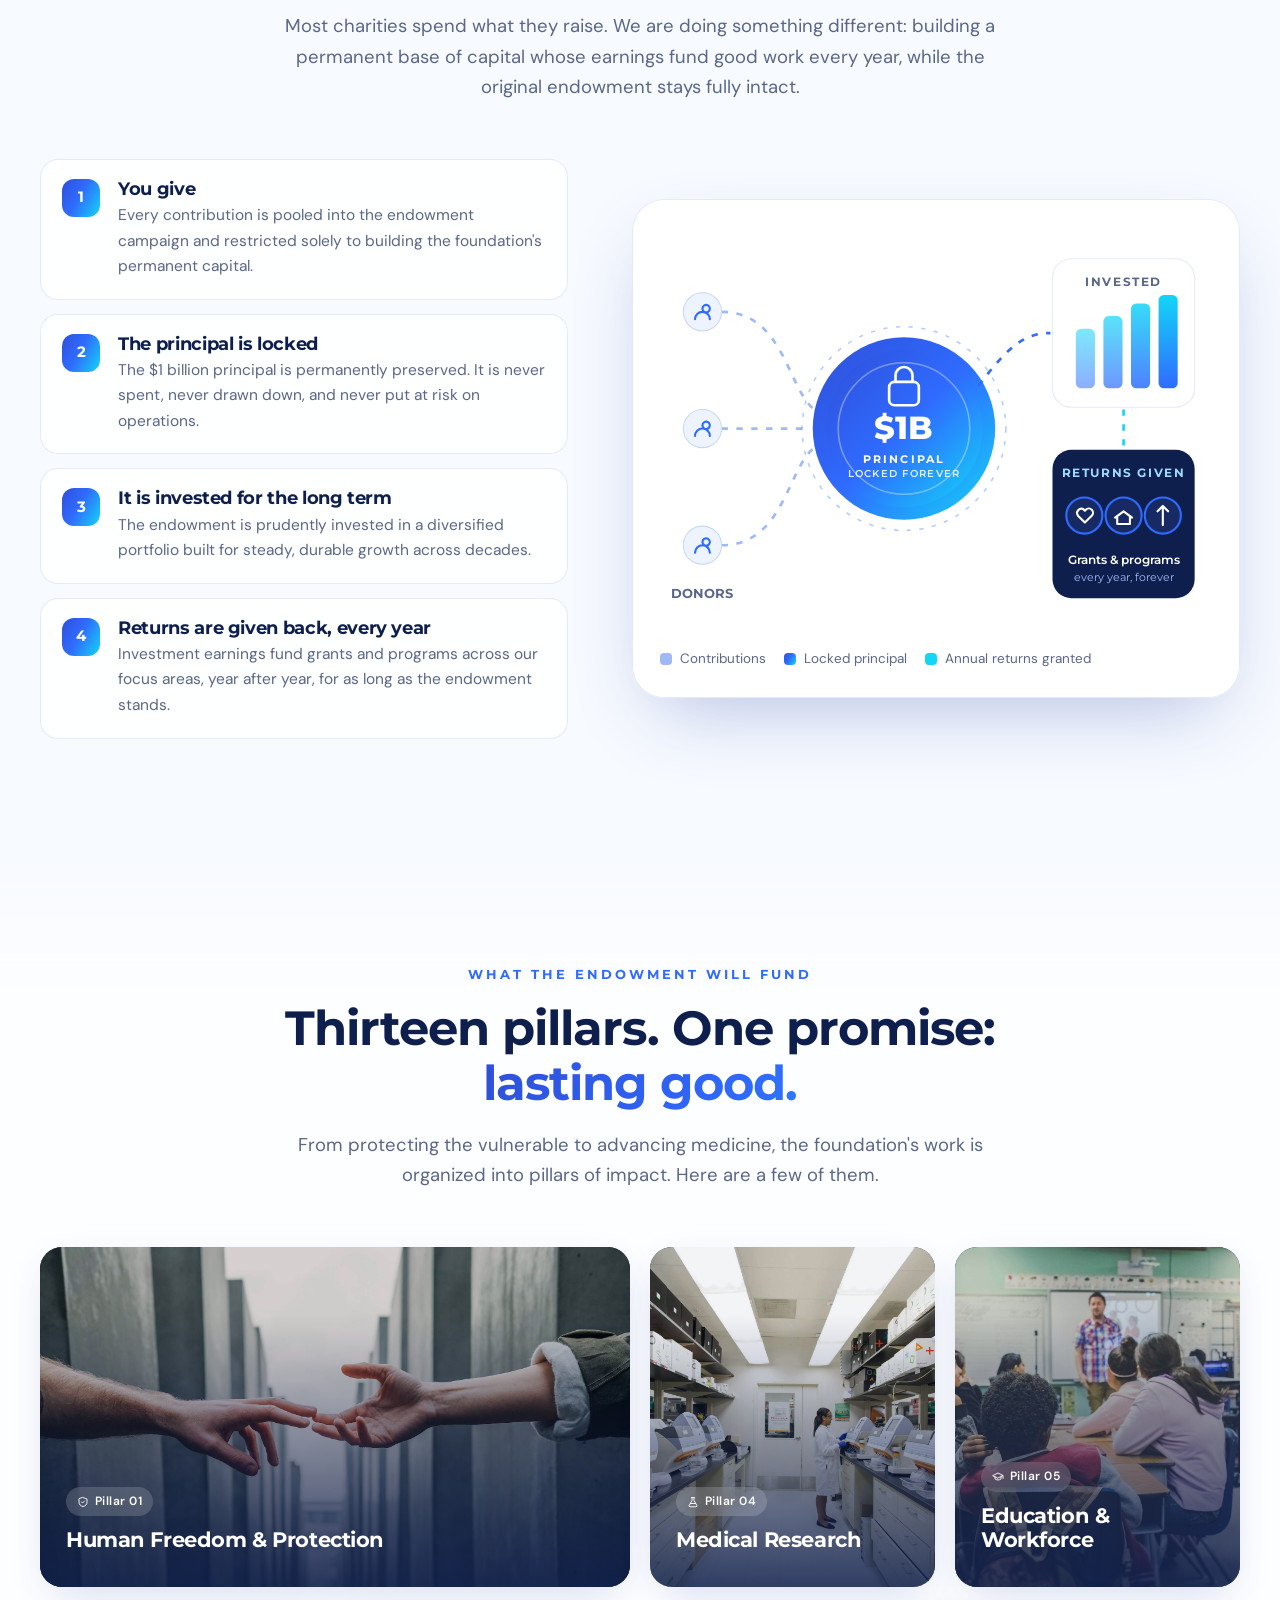
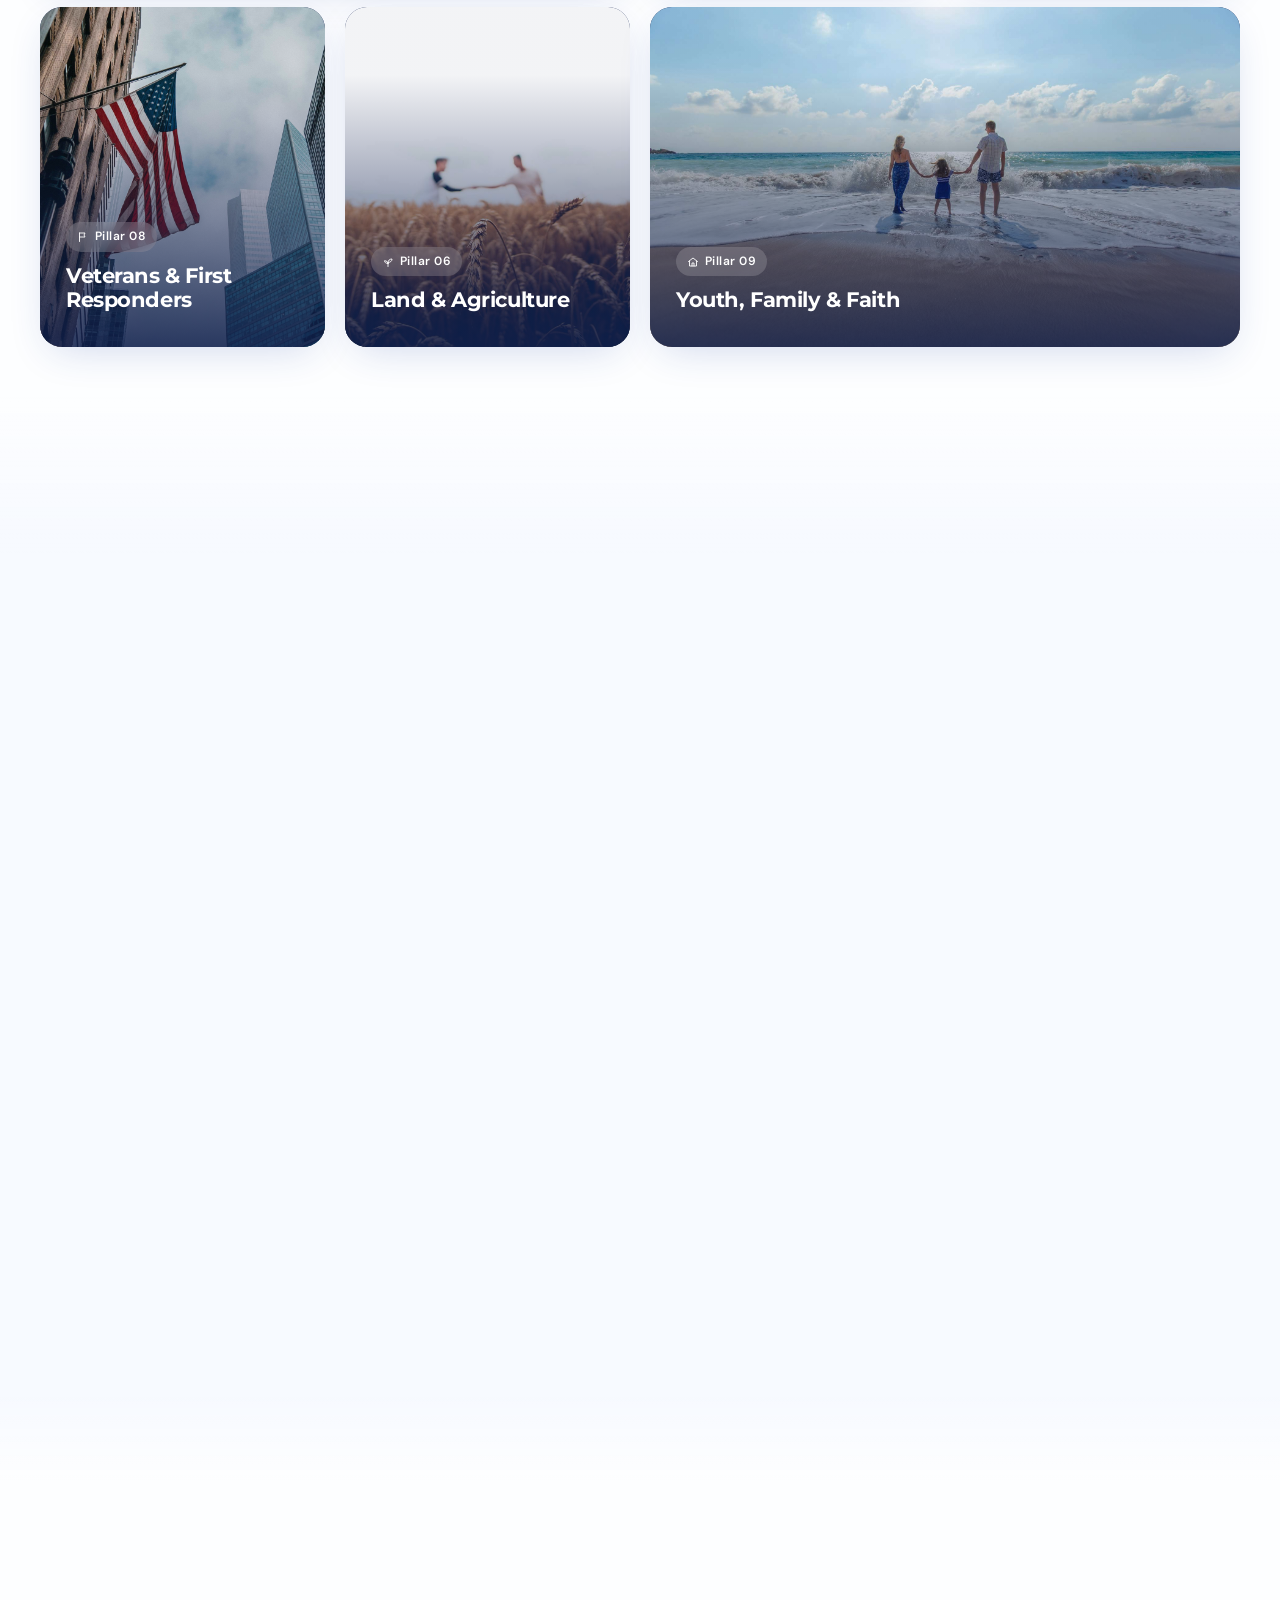
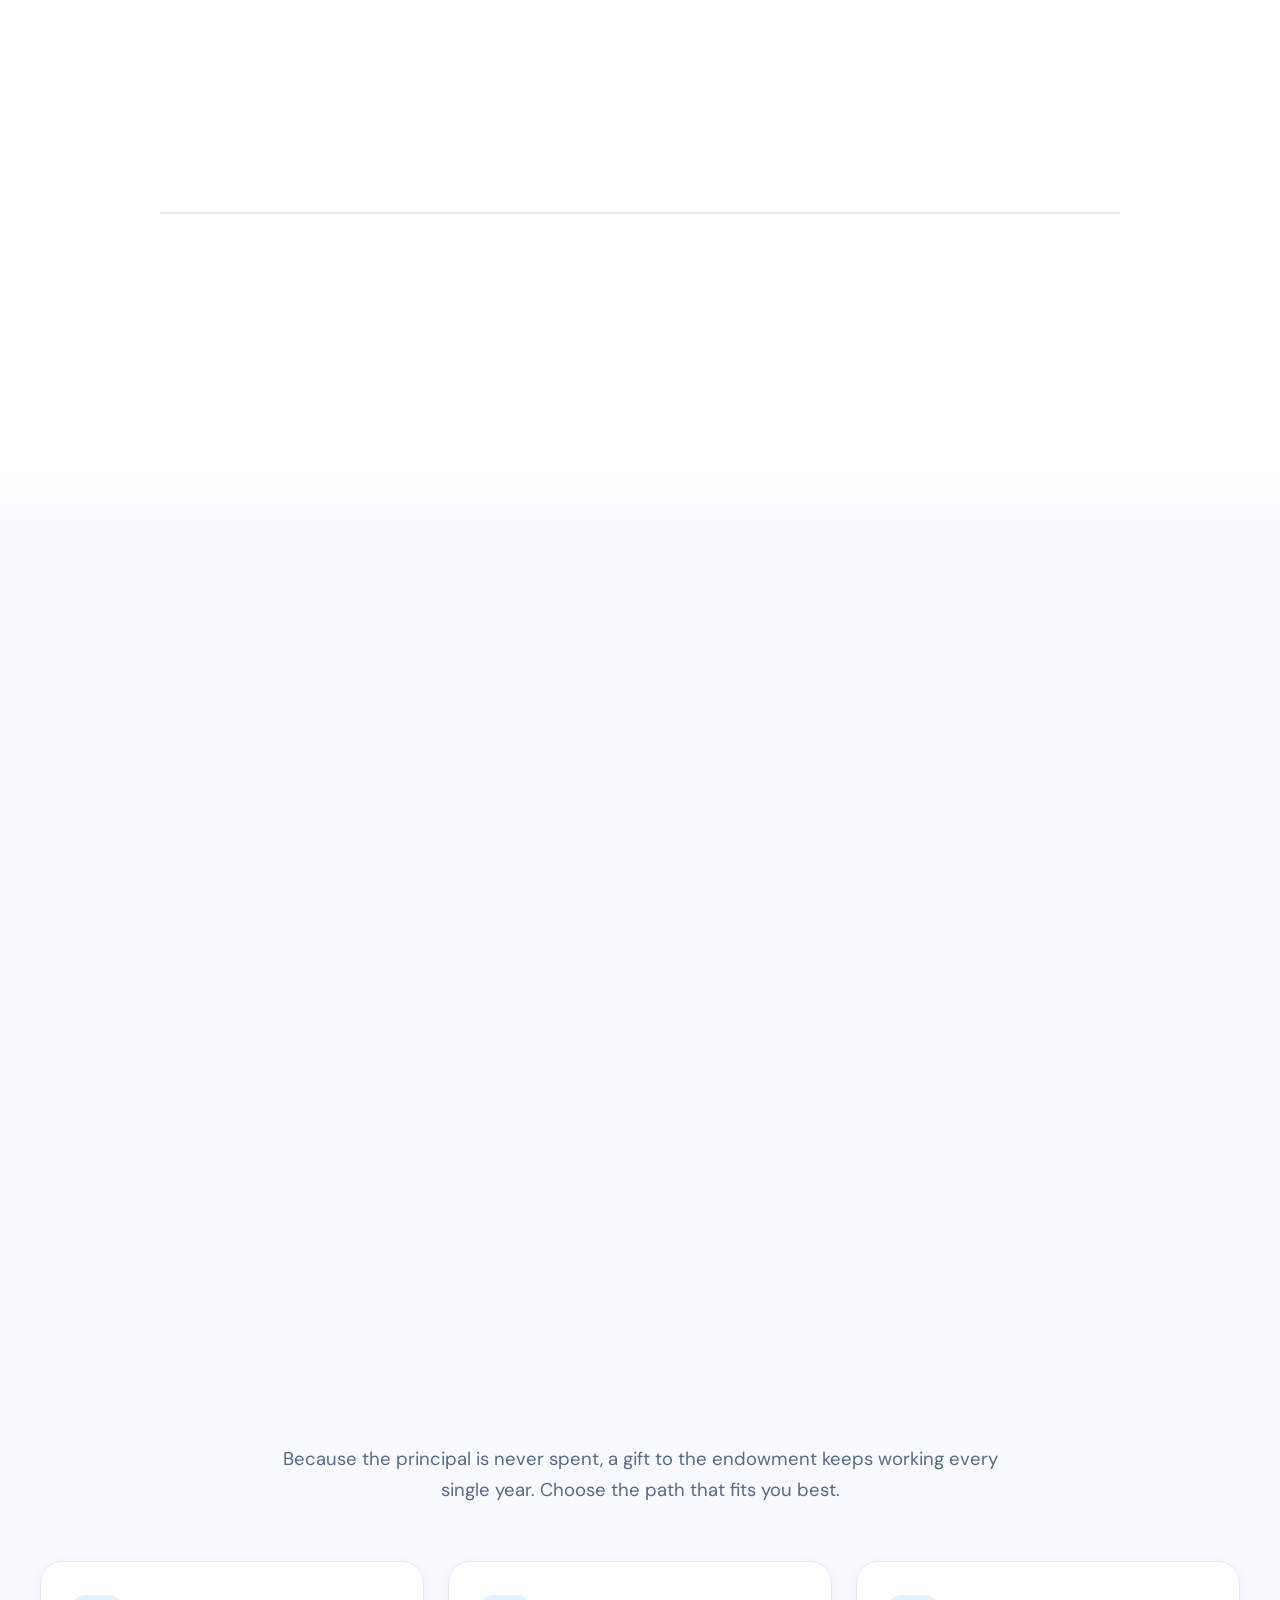
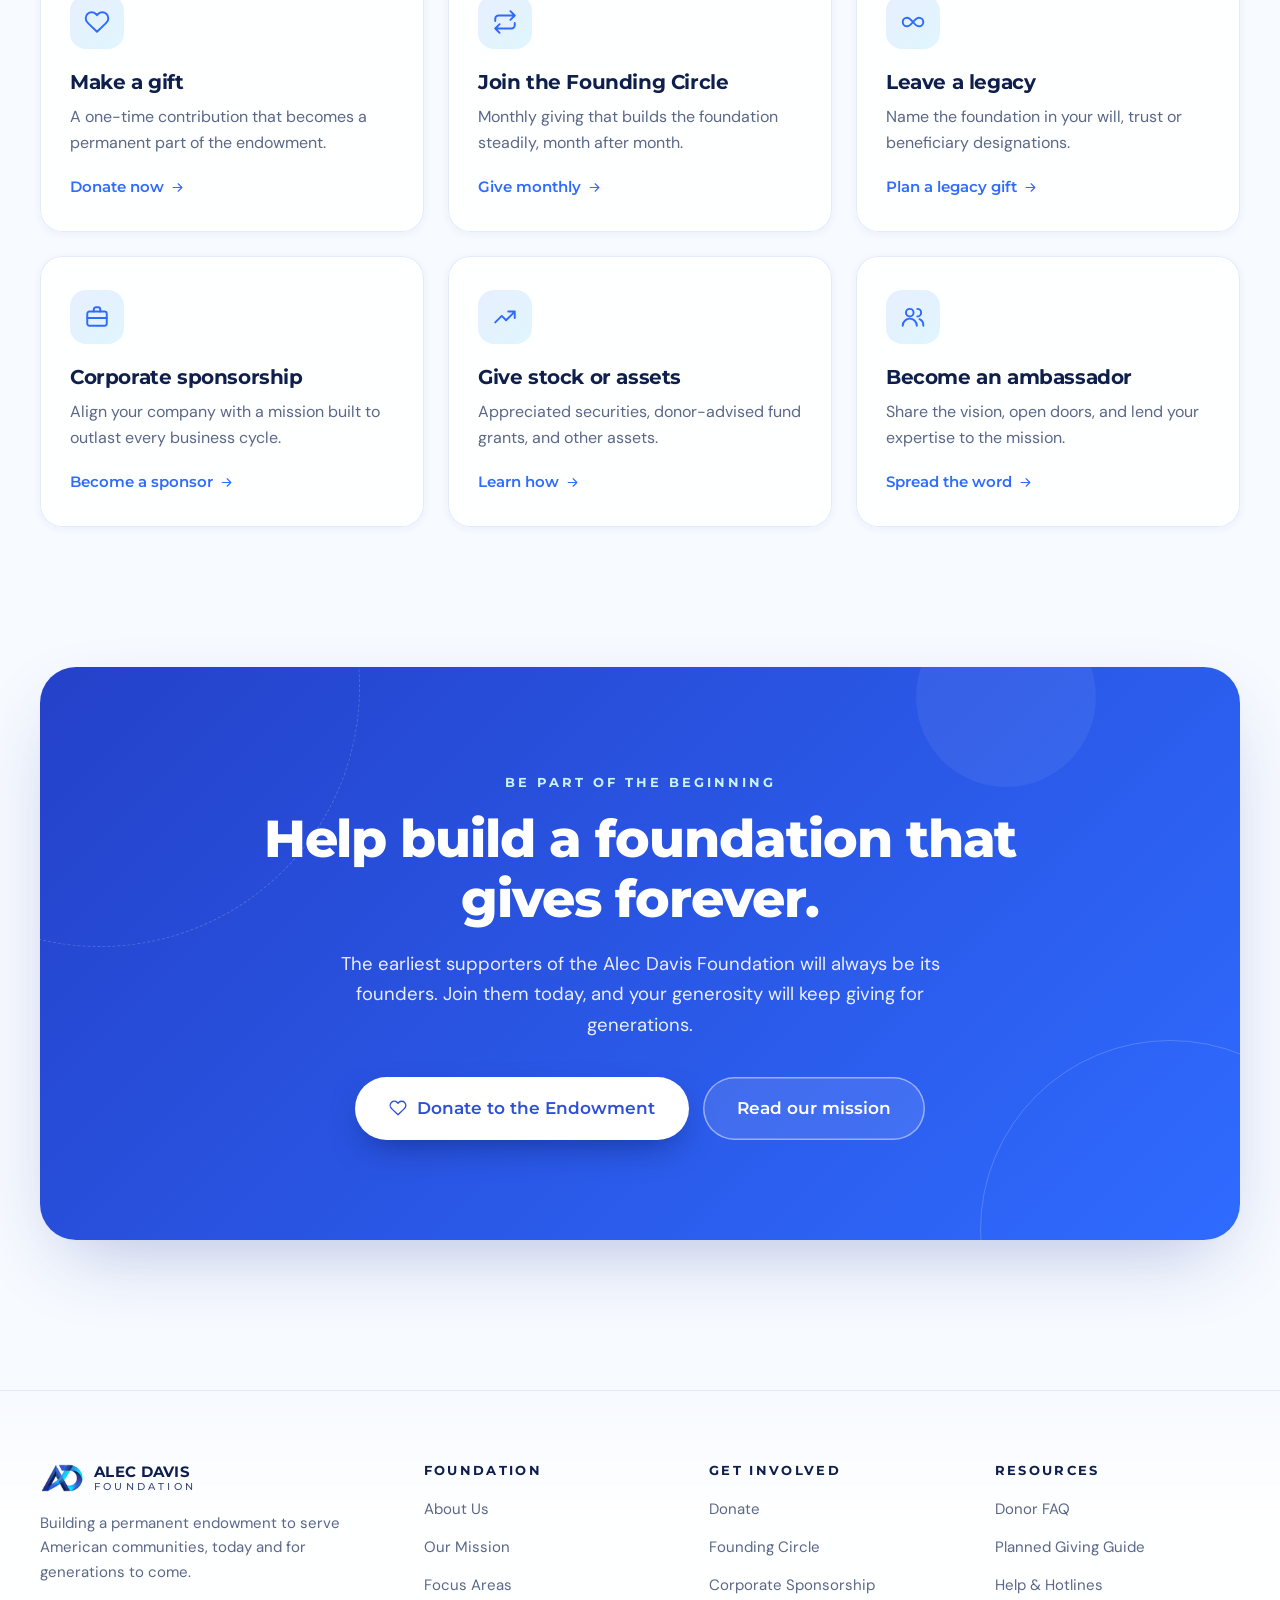
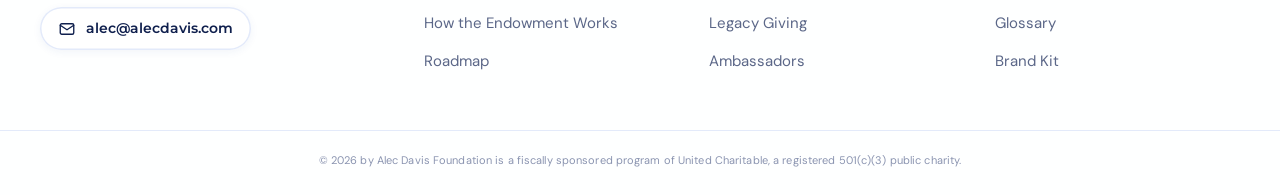
<file: website-beta-design-on-launch/index.html>
<!DOCTYPE html>
<html lang="en">
<head>
  <meta charset="UTF-8" />
  <meta name="viewport" content="width=device-width, initial-scale=1.0" />
  <title>Alec Davis Foundation | Building an Endowment to Give Forever</title>
  <meta name="description" content="The Alec Davis Foundation is building a $1 billion permanent endowment. The principal is preserved forever, and its investment returns fund programs that strengthen American communities for generations." />
  <meta name="theme-color" content="#2f6bff" />
  <meta property="og:title" content="Alec Davis Foundation | Building an Endowment to Give Forever" />
  <meta property="og:description" content="A $1 billion permanent endowment. Principal preserved forever. Returns given back to American communities, every year." />
  <meta property="og:image" content="assets/og-mark.jpg" />
  <meta property="og:type" content="website" />
  <link rel="icon" href="assets/favicon/favicon.ico" sizes="any" />
  <link rel="icon" type="image/png" sizes="32x32" href="assets/favicon/favicon-32x32.png" />
  <link rel="icon" type="image/png" sizes="16x16" href="assets/favicon/favicon-16x16.png" />
  <link rel="apple-touch-icon" sizes="180x180" href="assets/favicon/apple-touch-icon.png" />
  <link rel="manifest" href="assets/favicon/site.webmanifest" />
  <link rel="preconnect" href="https://fonts.googleapis.com" />
  <link rel="preconnect" href="https://fonts.gstatic.com" crossorigin />
  <link href="https://fonts.googleapis.com/css2?family=Montserrat:wght@500;600;700;800&family=DM+Sans:opsz,wght@9..40,400;9..40,500;9..40,600&display=swap" rel="stylesheet" />
  <link rel="stylesheet" href="css/styles.css" />
</head>
<body data-page="home">
<main id="main">

  <!-- ============ HERO ============ -->
  <section class="hero">
    <div class="container hero-grid">
      <div>
        <span class="pill load" style="--d:.05s"><span class="pulse"></span>The endowment campaign is underway</span>
        <h1 class="split-words" data-delay=".15">Building a $1 billion endowment designed to <span class="grad-text">give forever.</span></h1>
        <p class="lead load" style="--d:.7s">
          The Alec Davis Foundation is raising a permanent, protected endowment. The principal is
          preserved for good, and its investment returns fund programs that protect, strengthen and
          restore American communities year after year, for generations.
        </p>
        <div class="hero-actions load" style="--d:.85s">
          <a href="donate.html" class="btn btn-primary btn-lg"><i data-i="heart"></i>Donate to the Endowment</a>
          <a href="#how" class="btn btn-ghost btn-lg">How it works<i data-i="arrow" data-c="arrow"></i></a>
        </div>
        <div class="hero-trust load" style="--d:1s">
          <span><i data-i="shield"></i>Tax-deductible giving</span>
          <span><i data-i="lock"></i>100% restricted to the endowment</span>
          <span><i data-i="flag"></i>Focused on America</span>
        </div>
      </div>

      <div class="hero-visual load" style="--d:.3s">
        <div class="hero-photo">
          <img src="images/hero-heartland.jpg" alt="Golden sunrise over an open American field" width="3840" height="2560" fetchpriority="high" />
        </div>
        <div class="float-card goal">
          <small>Campaign goal</small>
          <div class="big">$1,000,000,000</div>
          <small style="margin-top:8px;letter-spacing:.04em;text-transform:none;font-weight:500">Phase 1 &middot; Building the endowment</small>
        </div>
        <div class="float-card lock">
          <span class="fc-ic"><i data-i="lock"></i></span>
          <div><strong>Principal locked</strong><small style="letter-spacing:0;text-transform:none;font-weight:500">Only returns are given away</small></div>
        </div>
        <div class="float-card gen">
          <span class="avatars"><i></i><i></i><i></i></span>
          <div><strong>For generations</strong><small style="letter-spacing:0;text-transform:none;font-weight:500">Giving that never runs out</small></div>
        </div>
      </div>
    </div>
  </section>

  <!-- ============ MARQUEE ============ -->
  <div class="marquee" aria-hidden="true">
    <div class="marquee-track">
      <span><i data-i="shield"></i>Combatting Human Trafficking</span>
      <span><i data-i="heart"></i>Survivor Restoration</span>
      <span><i data-i="users"></i>Child Protection</span>
      <span><i data-i="flag"></i>Veterans &amp; First Responders</span>
      <span><i data-i="flask"></i>Medical Research</span>
      <span><i data-i="graduation"></i>Leadership Scholarships</span>
      <span><i data-i="hammer"></i>Skilled Trades</span>
      <span><i data-i="leaf"></i>Agricultural Renewal</span>
      <span><i data-i="cpu"></i>Technology for Good</span>
      <span><i data-i="brain"></i>Mental Health</span>
      <span><i data-i="paw"></i>Animal Welfare</span>
      <span><i data-i="landmark"></i>Heritage Preservation</span>
      <!-- duplicate for seamless loop -->
      <span><i data-i="shield"></i>Combatting Human Trafficking</span>
      <span><i data-i="heart"></i>Survivor Restoration</span>
      <span><i data-i="users"></i>Child Protection</span>
      <span><i data-i="flag"></i>Veterans &amp; First Responders</span>
      <span><i data-i="flask"></i>Medical Research</span>
      <span><i data-i="graduation"></i>Leadership Scholarships</span>
      <span><i data-i="hammer"></i>Skilled Trades</span>
      <span><i data-i="leaf"></i>Agricultural Renewal</span>
      <span><i data-i="cpu"></i>Technology for Good</span>
      <span><i data-i="brain"></i>Mental Health</span>
      <span><i data-i="paw"></i>Animal Welfare</span>
      <span><i data-i="landmark"></i>Heritage Preservation</span>
    </div>
  </div>

  <!-- ============ STATS ============ -->
  <section class="section tight">
    <div class="container">
      <div class="stats">
        <div class="stat reveal" style="--d:0s"><div class="stat-num grad-text" data-count="1" data-prefix="$" data-suffix="B">$0B</div><p>Permanent endowment goal, raised once and protected forever.</p></div>
        <div class="stat reveal" style="--d:.1s"><div class="stat-num grad-text" data-count="100" data-suffix="%">0%</div><p>Of the principal preserved. Only investment returns are granted.</p></div>
        <div class="stat reveal" style="--d:.2s"><div class="stat-num grad-text" data-count="13">0</div><p>Pillars of impact, from human freedom to medical research.</p></div>
        <div class="stat reveal" style="--d:.3s"><div class="stat-num grad-text" data-count="46" data-suffix="+">0</div><p>Focus areas the endowment is designed to support.</p></div>
      </div>
    </div>
  </section>

  <!-- ============ HOW IT WORKS ============ -->
  <section class="section" id="how">
    <div class="container">
      <div class="section-head center">
        <span class="eyebrow reveal">How the endowment works</span>
        <h2 class="reveal" style="--d:.08s">One campaign. <span class="grad-text">A lifetime of giving.</span> Then many more.</h2>
        <p class="reveal" style="--d:.16s">Most charities spend what they raise. We are doing something different: building a permanent base of capital whose earnings fund good work every year, while the original endowment stays fully intact.</p>
      </div>

      <div class="engine">
        <ol class="engine-steps">
          <li class="reveal from-left" style="--d:0s"><span class="n">1</span><div><h3>You give</h3><p>Every contribution is pooled into the endowment campaign and restricted solely to building the foundation's permanent capital.</p></div></li>
          <li class="reveal from-left" style="--d:.1s"><span class="n">2</span><div><h3>The principal is locked</h3><p>The $1 billion principal is permanently preserved. It is never spent, never drawn down, and never put at risk on operations.</p></div></li>
          <li class="reveal from-left" style="--d:.2s"><span class="n">3</span><div><h3>It is invested for the long term</h3><p>The endowment is prudently invested in a diversified portfolio built for steady, durable growth across decades.</p></div></li>
          <li class="reveal from-left" style="--d:.3s"><span class="n">4</span><div><h3>Returns are given back, every year</h3><p>Investment earnings fund grants and programs across our focus areas, year after year, for as long as the endowment stands.</p></div></li>
        </ol>

        <div class="diagram reveal from-right" style="--d:.15s" data-tilt>
          <svg viewBox="0 0 520 380" role="img" aria-labelledby="dgTitle">
            <title id="dgTitle">Donations flow into a locked $1 billion principal. The principal is invested, and only the returns flow out as grants.</title>
            <defs>
              <linearGradient id="gA" x1="0" y1="0" x2="1" y2="1"><stop offset="0" stop-color="#2f4fd8"/><stop offset=".5" stop-color="#2f6bff"/><stop offset="1" stop-color="#13d6f7"/></linearGradient>
              <linearGradient id="gB" x1="0" y1="1" x2="0" y2="0"><stop offset="0" stop-color="#2f6bff"/><stop offset="1" stop-color="#13d6f7"/></linearGradient>
            </defs>

            <!-- donor flows -->
            <path class="flow-path" d="M58 80 C 120 80, 120 160, 150 175" fill="none" stroke="#9fb9f5" stroke-width="2.5"/>
            <path class="flow-path" d="M58 190 L 135 190" fill="none" stroke="#9fb9f5" stroke-width="2.5"/>
            <path class="flow-path" d="M58 300 C 120 300, 120 220, 150 205" fill="none" stroke="#9fb9f5" stroke-width="2.5"/>
            <g>
              <circle cx="40" cy="80" r="18" fill="#eef4ff" stroke="#c9d7f7"/><path d="M33 87a7 7 0 0 1 14 0M40 77a3.5 3.5 0 1 0 0-.1" stroke="#2f6bff" stroke-width="2" fill="none" stroke-linecap="round"/>
              <circle cx="40" cy="190" r="18" fill="#eef4ff" stroke="#c9d7f7"/><path d="M33 197a7 7 0 0 1 14 0M40 187a3.5 3.5 0 1 0 0-.1" stroke="#2f6bff" stroke-width="2" fill="none" stroke-linecap="round"/>
              <circle cx="40" cy="300" r="18" fill="#eef4ff" stroke="#c9d7f7"/><path d="M33 307a7 7 0 0 1 14 0M40 297a3.5 3.5 0 1 0 0-.1" stroke="#2f6bff" stroke-width="2" fill="none" stroke-linecap="round"/>
              <text x="40" y="350" text-anchor="middle" font-size="12" font-weight="700" fill="#5b6788">DONORS</text>
            </g>

            <!-- vault -->
            <circle class="vault-pulse" cx="230" cy="190" r="86" fill="url(#gA)"/>
            <circle class="spin-slow" cx="230" cy="190" r="96" fill="none" stroke="#2f6bff" stroke-opacity=".35" stroke-width="1.5" stroke-dasharray="4 8"/>
            <circle cx="230" cy="190" r="74" fill="url(#gA)"/>
            <circle cx="230" cy="190" r="62" fill="none" stroke="#fff" stroke-opacity=".35" stroke-width="1.5"/>
            <rect x="216" y="146" width="28" height="22" rx="5" fill="none" stroke="#fff" stroke-width="2.5"/>
            <path d="M222 146v-6a8 8 0 0 1 16 0v6" fill="none" stroke="#fff" stroke-width="2.5"/>
            <text x="230" y="200" text-anchor="middle" font-size="30" font-weight="800" fill="#fff">$1B</text>
            <text x="230" y="222" text-anchor="middle" font-size="10.5" font-weight="700" fill="#fff" letter-spacing="2">PRINCIPAL</text>
            <text x="230" y="236" text-anchor="middle" font-size="9.5" font-weight="600" fill="#dff6fd" letter-spacing="1.2">LOCKED FOREVER</text>

            <!-- to returns -->
            <path class="flow-path" d="M300 150 C 330 110, 345 100, 368 100" fill="none" stroke="#2f6bff" stroke-width="2.5"/>
            <rect x="370" y="30" width="134" height="140" rx="18" fill="#fff" stroke="#e3eafa"/>
            <text x="437" y="56" text-anchor="middle" font-size="11" font-weight="700" fill="#5b6788" letter-spacing="1.5">INVESTED</text>
            <g>
              <rect class="grow-bar" x="392" y="96" width="18" height="56" rx="5" fill="url(#gB)" opacity=".55"/>
              <rect class="grow-bar" x="418" y="84" width="18" height="68" rx="5" fill="url(#gB)" opacity=".7"/>
              <rect class="grow-bar" x="444" y="72" width="18" height="80" rx="5" fill="url(#gB)" opacity=".85"/>
              <rect class="grow-bar" x="470" y="64" width="18" height="88" rx="5" fill="url(#gB)"/>
            </g>

            <!-- returns to grants -->
            <path class="flow-path" d="M437 172 L 437 208" fill="none" stroke="#13d6f7" stroke-width="2.5"/>
            <rect x="370" y="210" width="134" height="140" rx="18" fill="#0f1f4d"/>
            <text x="437" y="236" text-anchor="middle" font-size="11" font-weight="700" fill="#9fd9ff" letter-spacing="1.5">RETURNS GIVEN</text>
            <g fill="none" stroke="#fff" stroke-width="2" stroke-linecap="round" stroke-linejoin="round">
              <circle cx="400" cy="272" r="17" fill="#172a63" stroke="#2f6bff"/>
              <path d="M407 266.5a4 4 0 0 0-5.6 0l-.9.9-.9-.9a4 4 0 0 0-5.6 5.6l6.5 6.4 6.5-6.4a4 4 0 0 0 0-5.6z"/>
              <circle cx="437" cy="272" r="17" fill="#172a63" stroke="#2f6bff"/>
              <path d="M429 274l8-6 8 6M431 273v7h12v-7"/>
              <circle cx="474" cy="272" r="17" fill="#172a63" stroke="#2f6bff"/>
              <path d="M474 263v18M469 268l5-5 5 5"/>
            </g>
            <text x="437" y="318" text-anchor="middle" font-size="11.5" font-weight="600" fill="#fff">Grants &amp; programs</text>
            <text x="437" y="334" text-anchor="middle" font-size="10" fill="#9fb9f5">every year, forever</text>
          </svg>
          <div class="diagram-legend">
            <span><i style="background:#9fb9f5"></i>Contributions</span>
            <span><i style="background:var(--grad)"></i>Locked principal</span>
            <span><i style="background:#13d6f7"></i>Annual returns granted</span>
          </div>
        </div>
      </div>
    </div>
  </section>

  <!-- ============ FOCUS AREAS ============ -->
  <section class="section alt-band">
    <div class="container">
      <div class="section-head center">
        <span class="eyebrow reveal">What the endowment will fund</span>
        <h2 class="reveal" style="--d:.08s">Thirteen pillars. One promise: <span class="grad-text">lasting good.</span></h2>
        <p class="reveal" style="--d:.16s">From protecting the vulnerable to advancing medicine, the foundation's work is organized into pillars of impact. Here are a few of them.</p>
      </div>
      <div class="focus-grid">
        <a class="img-card wide reveal" style="--d:0s" href="about.html#cat-freedom">
          <img src="images/cat-freedom.jpg" alt="Two hands reaching toward each other" loading="lazy" />
          <div class="img-card-body"><span class="tag"><i data-i="shield"></i>Pillar 01</span><h3>Human Freedom &amp; Protection</h3><p>Disrupting trafficking networks, restoring survivors, and protecting children from exploitation.</p></div>
        </a>
        <a class="img-card reveal" style="--d:.08s" href="about.html#cat-research">
          <img src="images/cat-research.jpg" alt="A modern research laboratory" loading="lazy" />
          <div class="img-card-body"><span class="tag"><i data-i="flask"></i>Pillar 04</span><h3>Medical Research</h3><p>Accelerating cures for rare diseases and advancing trauma and brain health.</p></div>
        </a>
        <a class="img-card reveal" style="--d:.16s" href="about.html#cat-education">
          <img src="images/cat-education.jpg" alt="Students in a classroom" loading="lazy" />
          <div class="img-card-body"><span class="tag"><i data-i="graduation"></i>Pillar 05</span><h3>Education &amp; Workforce</h3><p>STEM, skilled trades, scholarships, and the next generation of leaders.</p></div>
        </a>
        <a class="img-card reveal" style="--d:0s" href="about.html#cat-service">
          <img src="images/hero-flag-city.jpg" alt="An American flag flying between city buildings" loading="lazy" />
          <div class="img-card-body"><span class="tag"><i data-i="flag"></i>Pillar 08</span><h3>Veterans &amp; First Responders</h3><p>Supporting those who serve, and the families who stand behind them.</p></div>
        </a>
        <a class="img-card reveal" style="--d:.08s" href="about.html#cat-land">
          <img src="images/cat-land.jpg" alt="A wheat field at sunset" loading="lazy" />
          <div class="img-card-body"><span class="tag"><i data-i="leaf"></i>Pillar 06</span><h3>Land &amp; Agriculture</h3><p>Food security, land stewardship, and resilient rural communities.</p></div>
        </a>
        <a class="img-card wide reveal" style="--d:.16s" href="about.html#cat-family">
          <img src="images/cat-family.jpg" alt="A family walking together on a beach" loading="lazy" />
          <div class="img-card-body"><span class="tag"><i data-i="home"></i>Pillar 09</span><h3>Youth, Family &amp; Faith</h3><p>Mentorship, adoption and foster care support, and stronger homes.</p></div>
        </a>
      </div>
      <div style="text-align:center;margin-top:44px" class="reveal">
        <a href="about.html#focus" class="btn btn-ghost">Explore all 13 pillars<i data-i="arrow" data-c="arrow"></i></a>
      </div>
    </div>
  </section>

  <!-- ============ HOME FIRST ============ -->
  <section class="section">
    <div class="container split">
      <div class="split-media reveal from-left">
        <div class="photo"><img src="images/hero-liberty.jpg" alt="The Statue of Liberty against a blue sky" loading="lazy" /></div>
        <div class="badge"><span class="fc-ic"><i data-i="pin"></i></span><div><strong>Home comes first</strong><span>The overwhelming majority of grants will serve communities in the United States.</span></div></div>
      </div>
      <div>
        <span class="eyebrow reveal">Our focus</span>
        <h2 class="reveal" style="--d:.08s">Solving problems <span class="grad-text">here at home.</span></h2>
        <div class="prose reveal" style="--d:.16s">
          <p>There is no shortage of need in our own neighborhoods, towns and cities. The Alec Davis Foundation is built to meet it, with the overwhelming majority of its giving directed to communities across the United States.</p>
          <p>A permanent endowment means those communities can count on support that does not fade with the news cycle or the economy. It will be there next year, next decade, and next century.</p>
        </div>
        <ul class="check-list reveal" style="--d:.24s">
          <li><span class="ck"><i data-i="check"></i></span><span><strong>American communities first.</strong> Local needs, local partners, lasting results.</span></li>
          <li><span class="ck"><i data-i="check"></i></span><span><strong>Long-term thinking.</strong> Grants designed for durable change, not quick headlines.</span></li>
          <li><span class="ck"><i data-i="check"></i></span><span><strong>Accountability.</strong> Clear reporting on where every grant goes and what it achieves.</span></li>
        </ul>
      </div>
    </div>
  </section>

  <!-- ============ ROADMAP ============ -->
  <section class="section alt-band">
    <div class="container">
      <div class="section-head center">
        <span class="eyebrow reveal">Where we are today</span>
        <h2 class="reveal" style="--d:.08s">The road to a <span class="grad-text">permanent foundation</span></h2>
        <p class="reveal" style="--d:.16s">The foundation is in its building stage. Every gift made today moves us closer to the moment the endowment is complete and the giving begins.</p>
      </div>
      <div class="phases">
        <div class="phase current reveal" style="--d:0s"><div class="dot">1</div><span class="now">We are here</span><h3>Build the endowment</h3><p>Raising $1 billion in restricted, invested capital.</p></div>
        <div class="phase reveal" style="--d:.1s"><div class="dot">2</div><h3>Reach the goal</h3><p>The full $1 billion principal is secured.</p></div>
        <div class="phase reveal" style="--d:.2s"><div class="dot">3</div><h3>Formal approval</h3><p>The private foundation receives IRS recognition.</p></div>
        <div class="phase reveal" style="--d:.3s"><div class="dot">4</div><h3>Transfer &amp; launch</h3><p>The endowment is transferred to the new foundation.</p></div>
        <div class="phase reveal" style="--d:.4s"><div class="dot"><i data-i="infinity"></i></div><h3>Give forever</h3><p>Returns fund programs every year, for generations.</p></div>
      </div>
      <div style="text-align:center;margin-top:48px" class="reveal"><a href="mission.html#roadmap" class="text-link">See the full roadmap<i data-i="arrow"></i></a></div>
    </div>
  </section>

  <!-- ============ QUOTE ============ -->
  <section class="section">
    <div class="container">
      <div class="quote-band reveal zoom">
        <img src="images/band-mountains.jpg" alt="" data-parallax=".12" loading="lazy" />
        <blockquote>
          <p>&ldquo;Most giving ends when the money runs out. I want to build something that never runs out of good to do: a foundation that will still be giving long after all of us are gone.&rdquo;</p>
          <cite><strong>Alec Davis</strong> &middot; Founder</cite>
        </blockquote>
      </div>
    </div>
  </section>

  <!-- ============ WAYS TO GIVE ============ -->
  <section class="section flush-top">
    <div class="container">
      <div class="section-head center">
        <span class="eyebrow reveal">Get involved</span>
        <h2 class="reveal" style="--d:.08s">Every gift becomes <span class="grad-text">part of forever</span></h2>
        <p class="reveal" style="--d:.16s">Because the principal is never spent, a gift to the endowment keeps working every single year. Choose the path that fits you best.</p>
      </div>
      <div class="cards">
        <a class="card reveal" style="--d:0s" href="donate.html"><div class="icon"><i data-i="heart"></i></div><h3>Make a gift</h3><p>A one-time contribution that becomes a permanent part of the endowment.</p><span class="text-link">Donate now<i data-i="arrow"></i></span></a>
        <a class="card reveal" style="--d:.1s" href="get-involved.html#monthly"><div class="icon"><i data-i="repeat"></i></div><h3>Join the Founding Circle</h3><p>Monthly giving that builds the foundation steadily, month after month.</p><span class="text-link">Give monthly<i data-i="arrow"></i></span></a>
        <a class="card reveal" style="--d:.2s" href="get-involved.html#legacy"><div class="icon"><i data-i="infinity"></i></div><h3>Leave a legacy</h3><p>Name the foundation in your will, trust or beneficiary designations.</p><span class="text-link">Plan a legacy gift<i data-i="arrow"></i></span></a>
        <a class="card reveal" style="--d:0s" href="get-involved.html#corporate"><div class="icon"><i data-i="briefcase"></i></div><h3>Corporate sponsorship</h3><p>Align your company with a mission built to outlast every business cycle.</p><span class="text-link">Become a sponsor<i data-i="arrow"></i></span></a>
        <a class="card reveal" style="--d:.1s" href="get-involved.html#assets"><div class="icon"><i data-i="trend"></i></div><h3>Give stock or assets</h3><p>Appreciated securities, donor-advised fund grants, and other assets.</p><span class="text-link">Learn how<i data-i="arrow"></i></span></a>
        <a class="card reveal" style="--d:.2s" href="get-involved.html#ambassadors"><div class="icon"><i data-i="users"></i></div><h3>Become an ambassador</h3><p>Share the vision, open doors, and lend your expertise to the mission.</p><span class="text-link">Spread the word<i data-i="arrow"></i></span></a>
      </div>
    </div>
  </section>

  <!-- ============ CTA ============ -->
  <section class="section flush-top">
    <div class="container">
      <div class="cta reveal zoom">
        <span class="ring r1" aria-hidden="true"></span><span class="ring r2" aria-hidden="true"></span><span class="ring r3" aria-hidden="true"></span>
        <div class="cta-inner">
          <span class="eyebrow">Be part of the beginning</span>
          <h2>Help build a foundation that gives forever.</h2>
          <p>The earliest supporters of the Alec Davis Foundation will always be its founders. Join them today, and your generosity will keep giving for generations.</p>
          <div class="hero-actions">
            <a href="donate.html" class="btn btn-white btn-lg"><i data-i="heart"></i>Donate to the Endowment</a>
            <a href="mission.html" class="btn btn-outline-white btn-lg">Read our mission</a>
          </div>
        </div>
      </div>
    </div>
  </section>

</main>
<script src="js/main.js"></script>
</body>
</html>
</file>
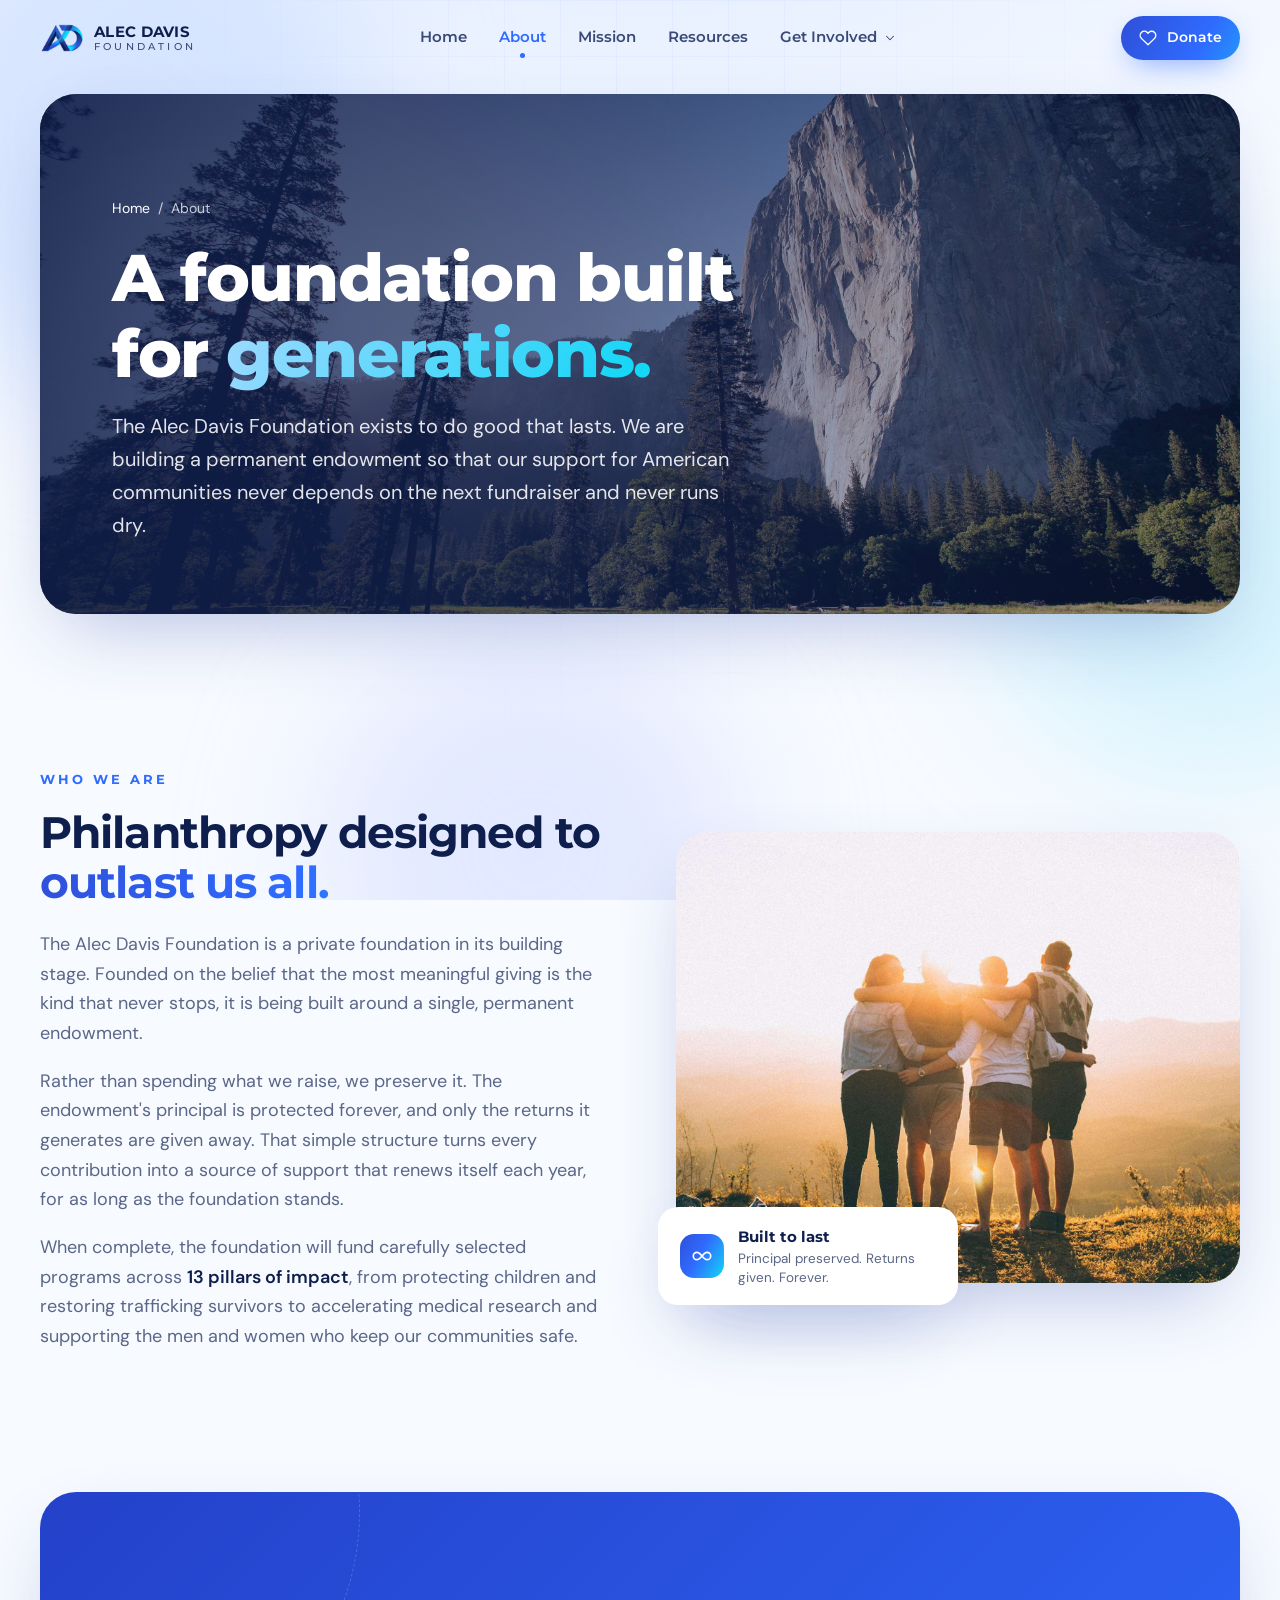
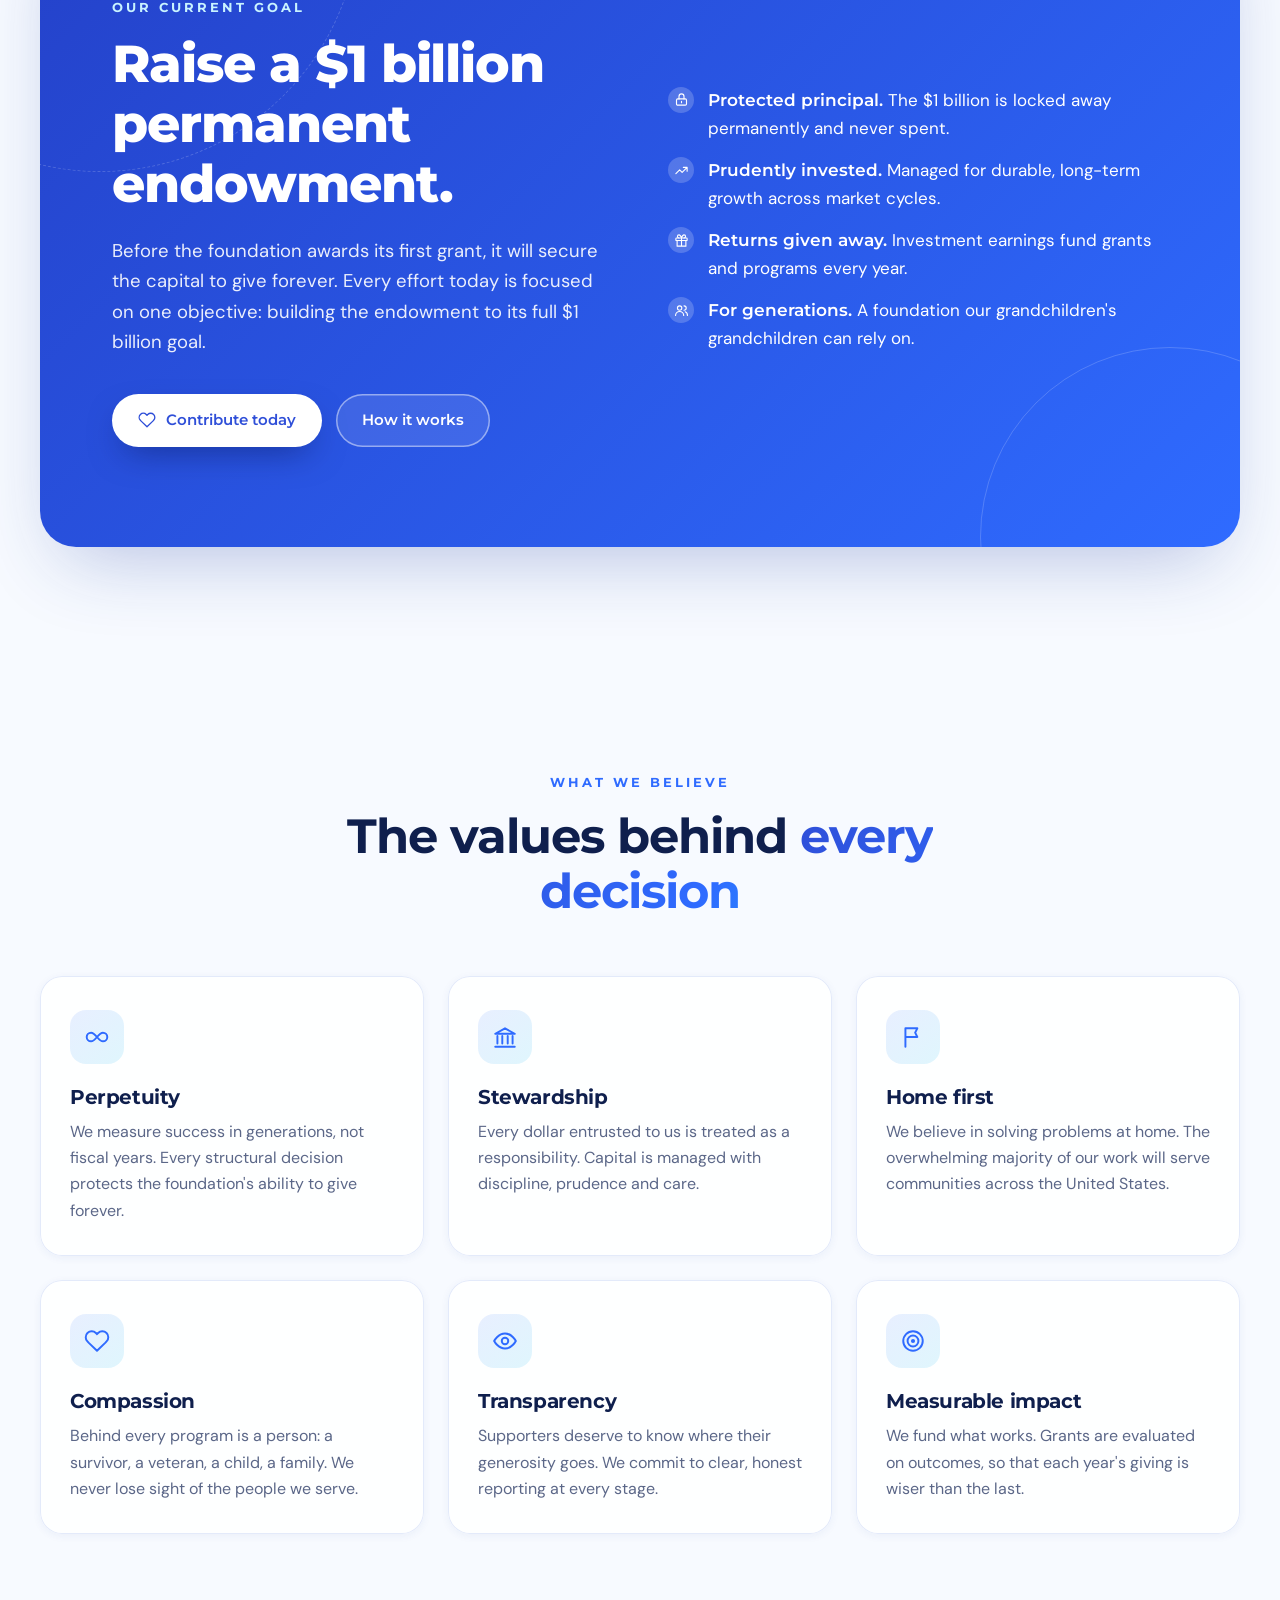
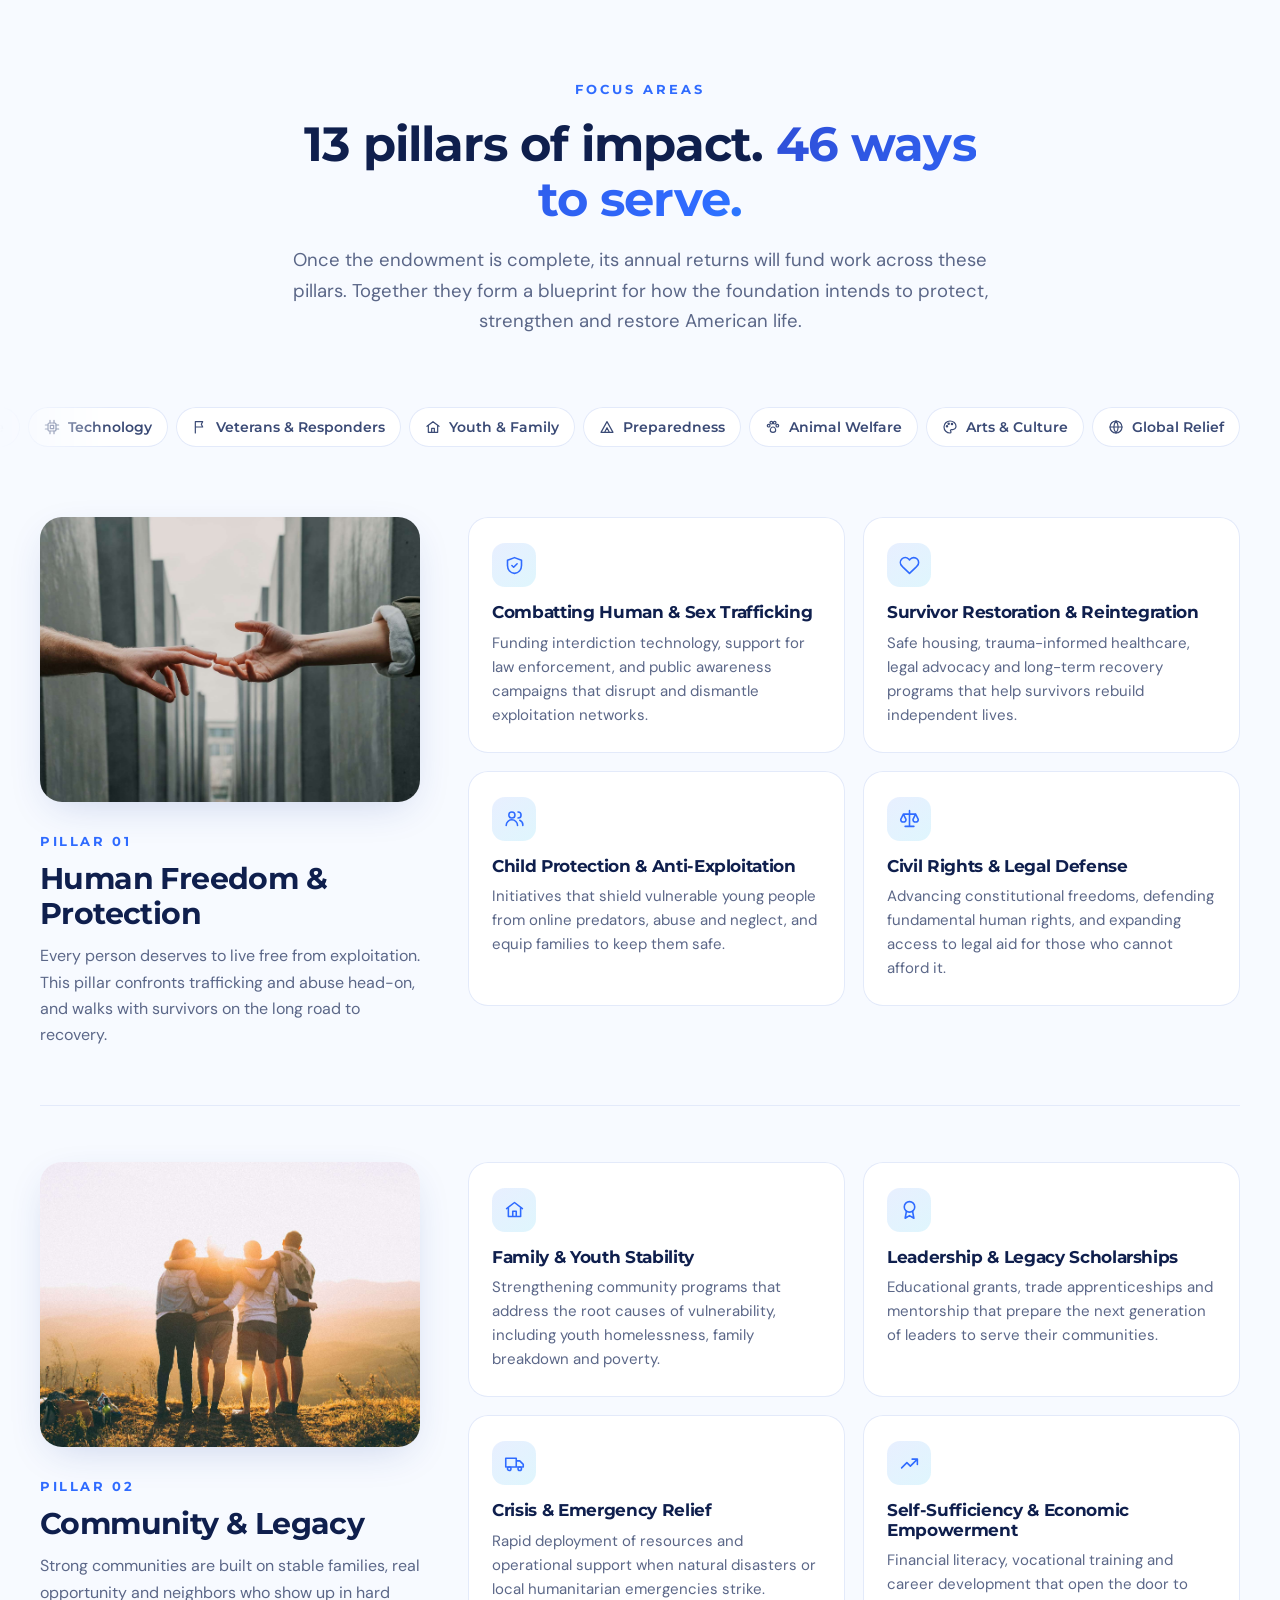
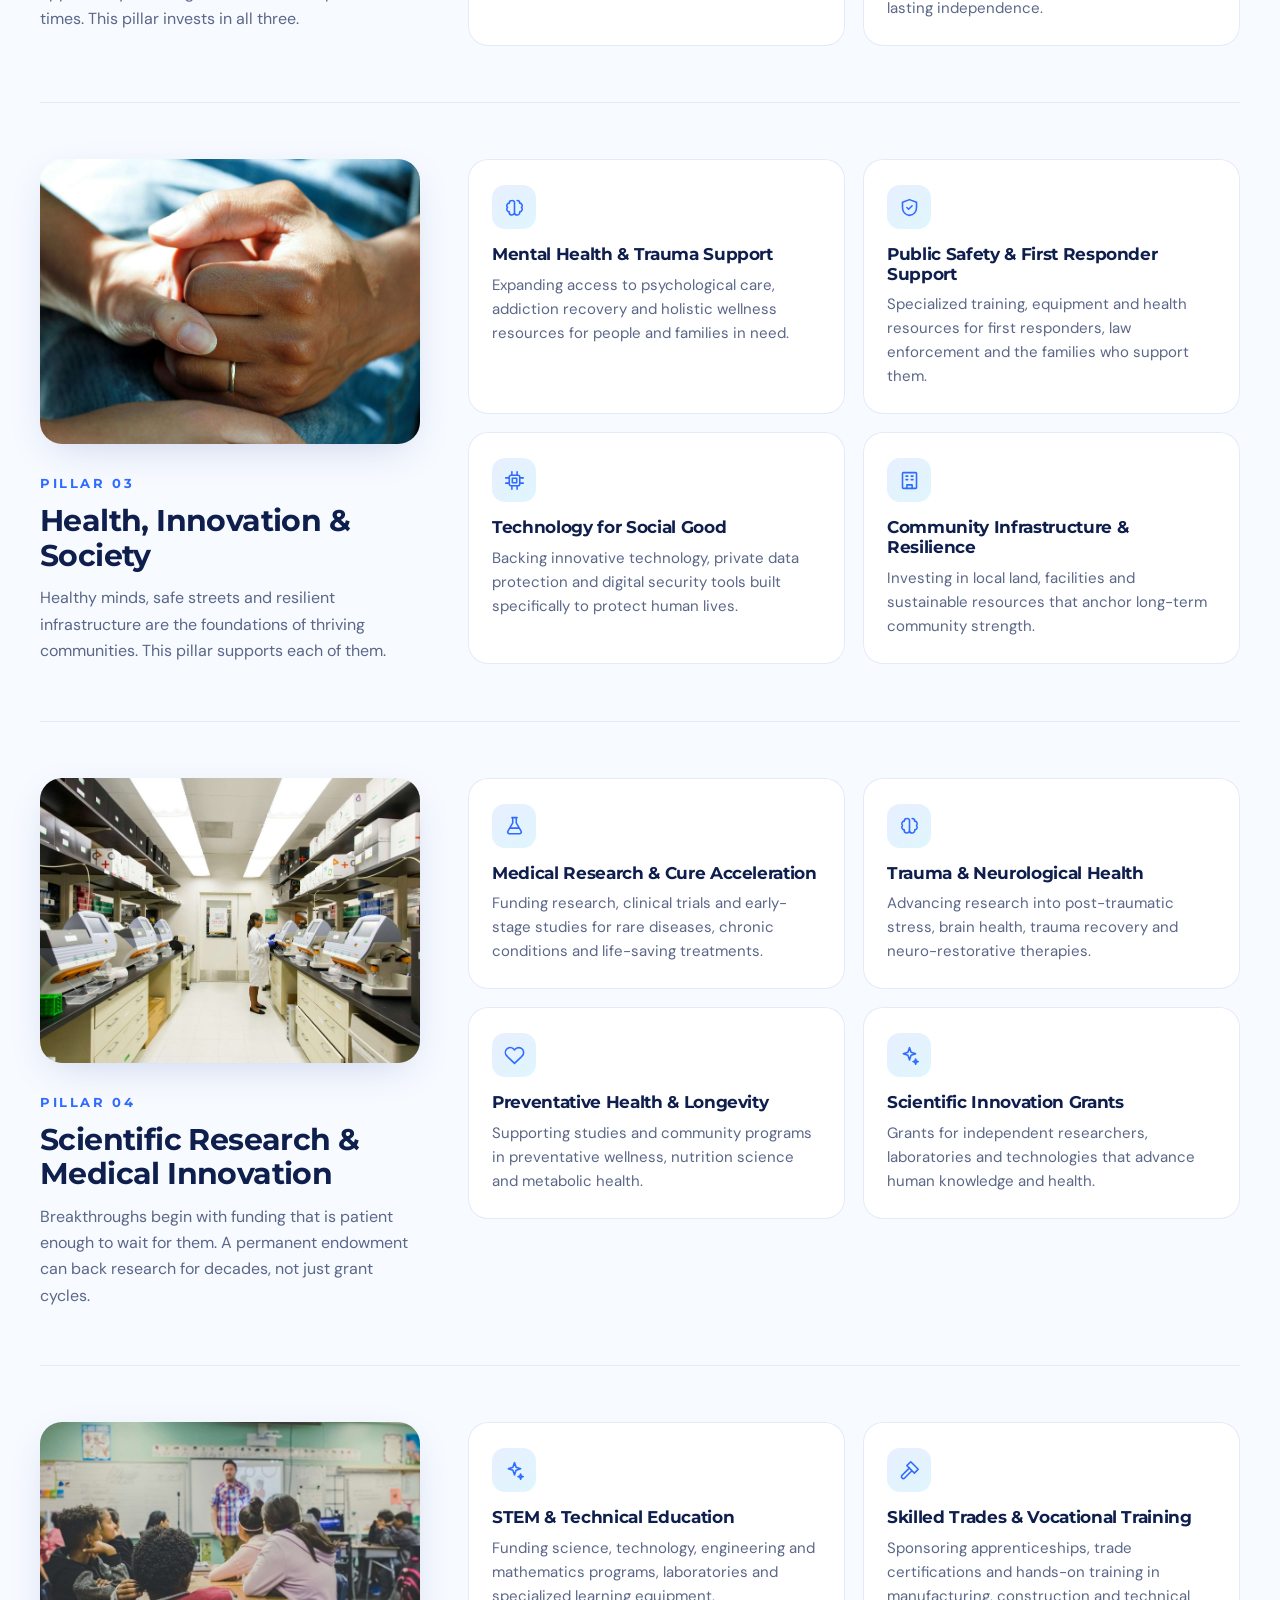
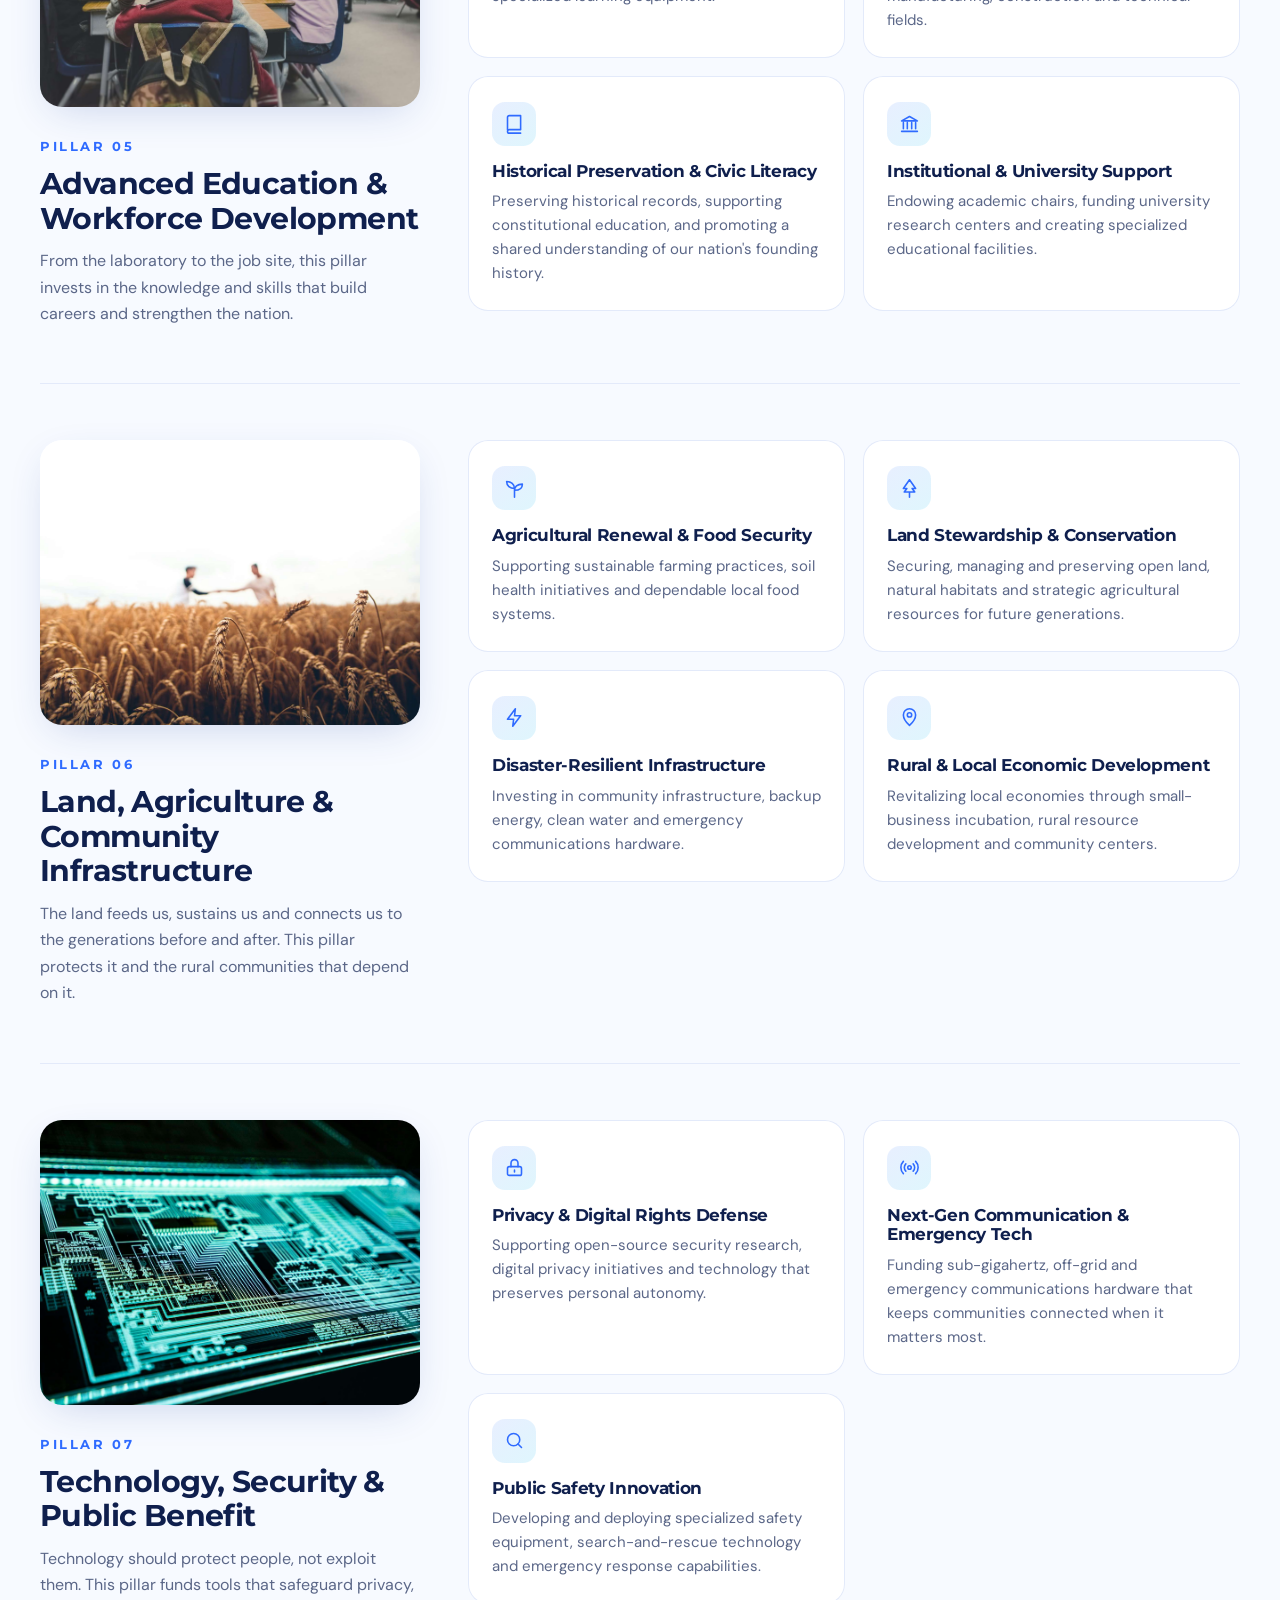
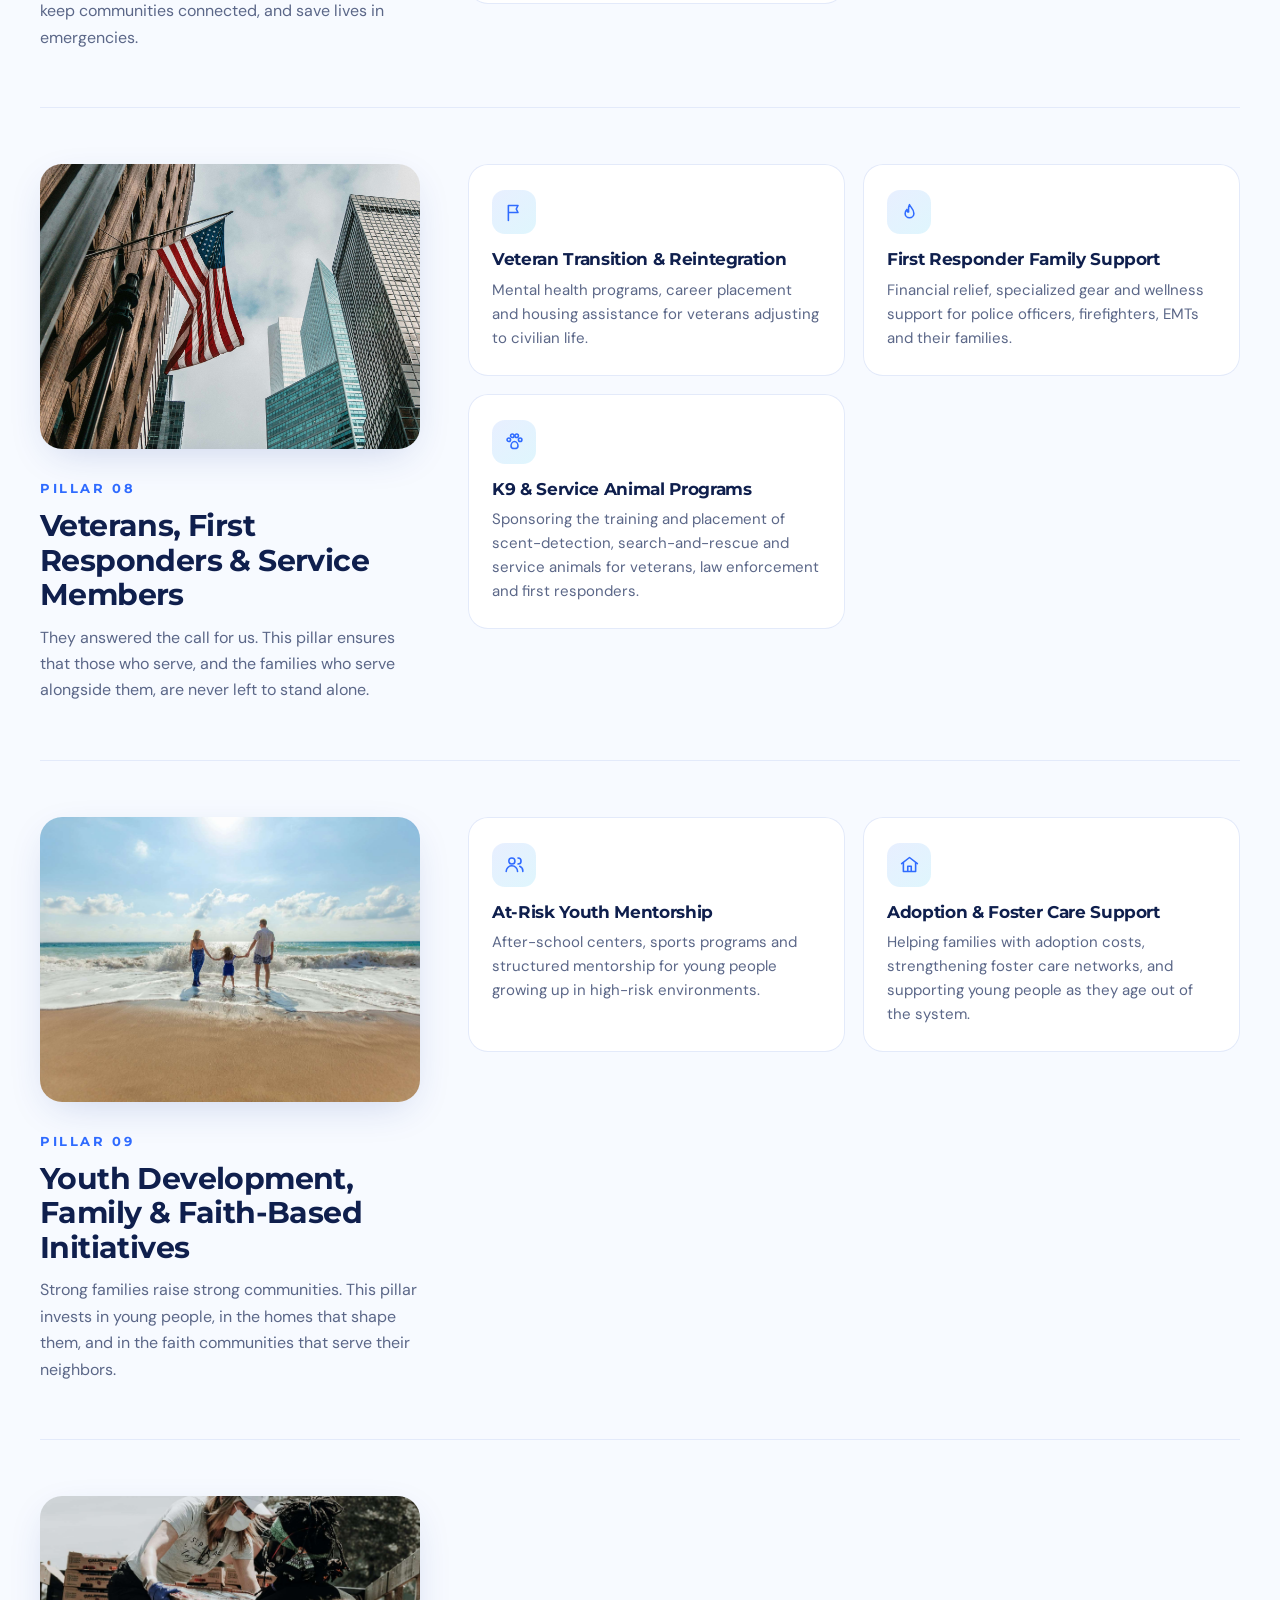
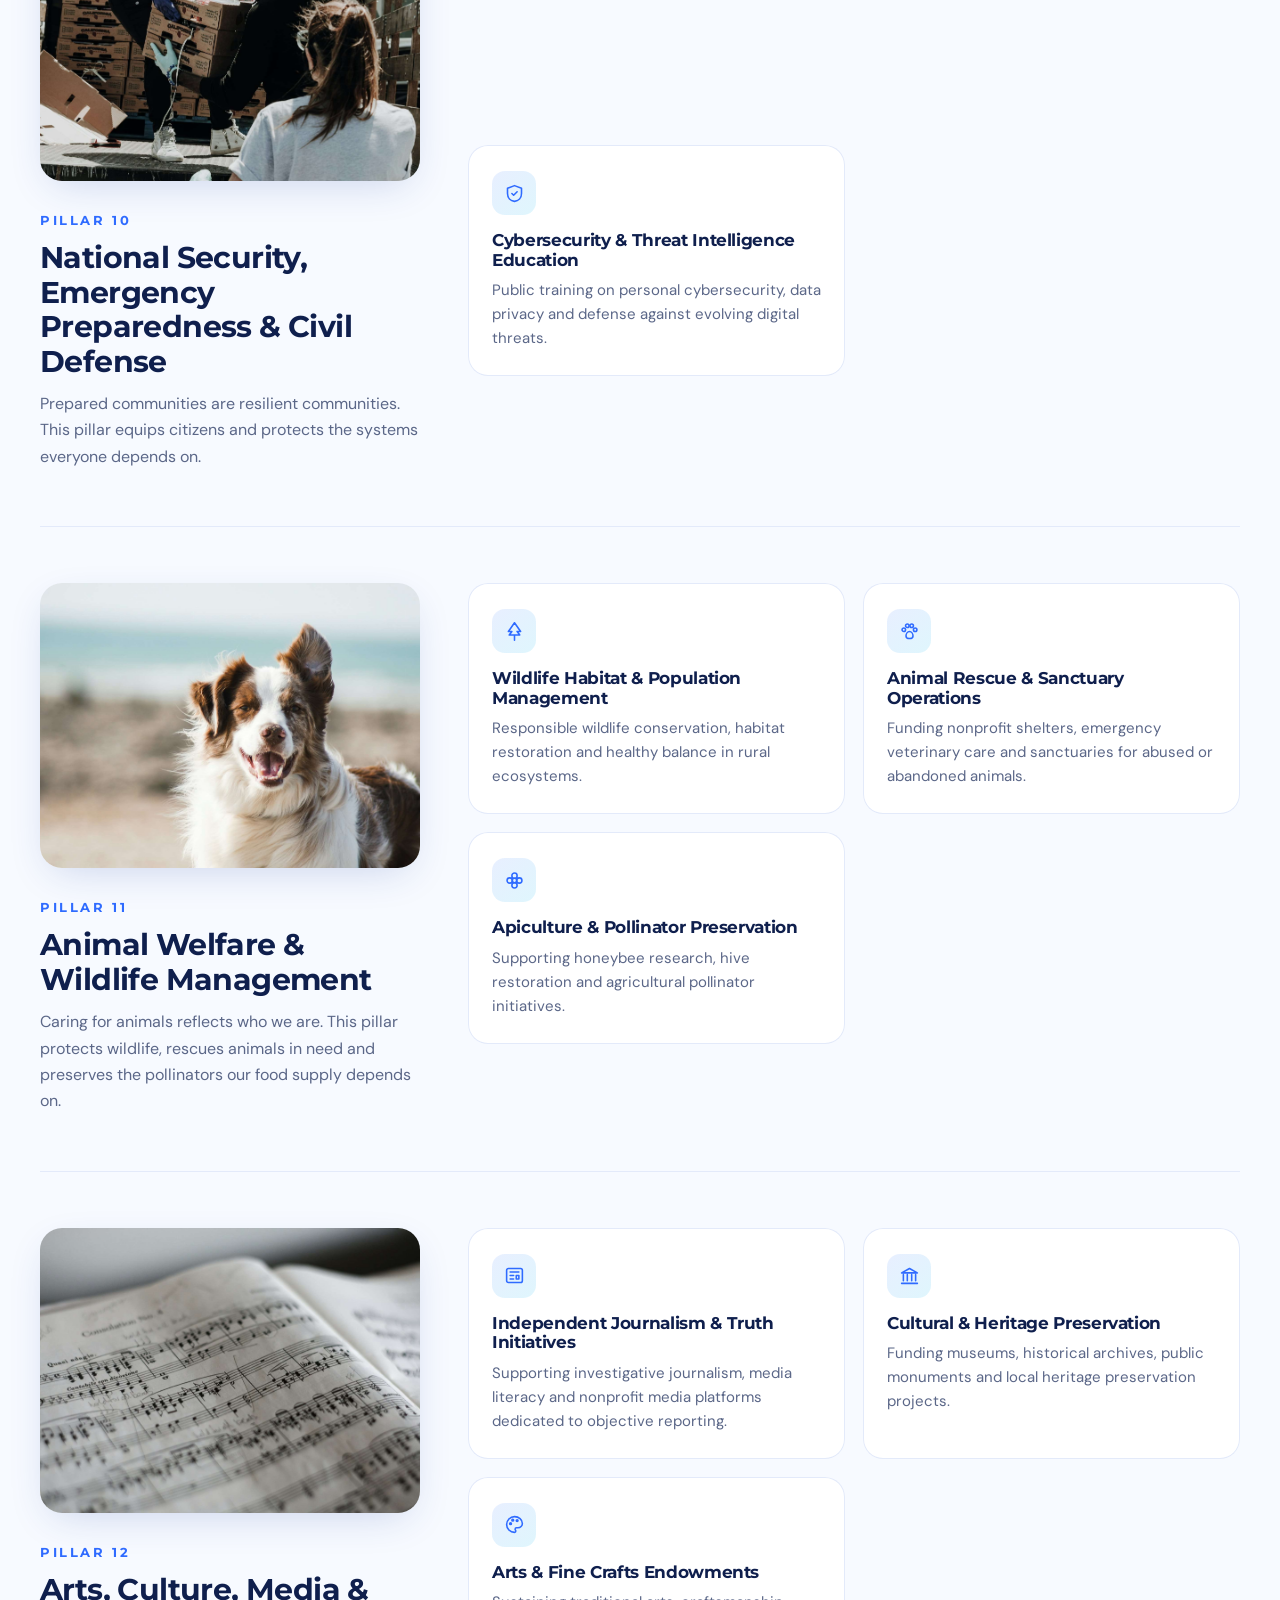
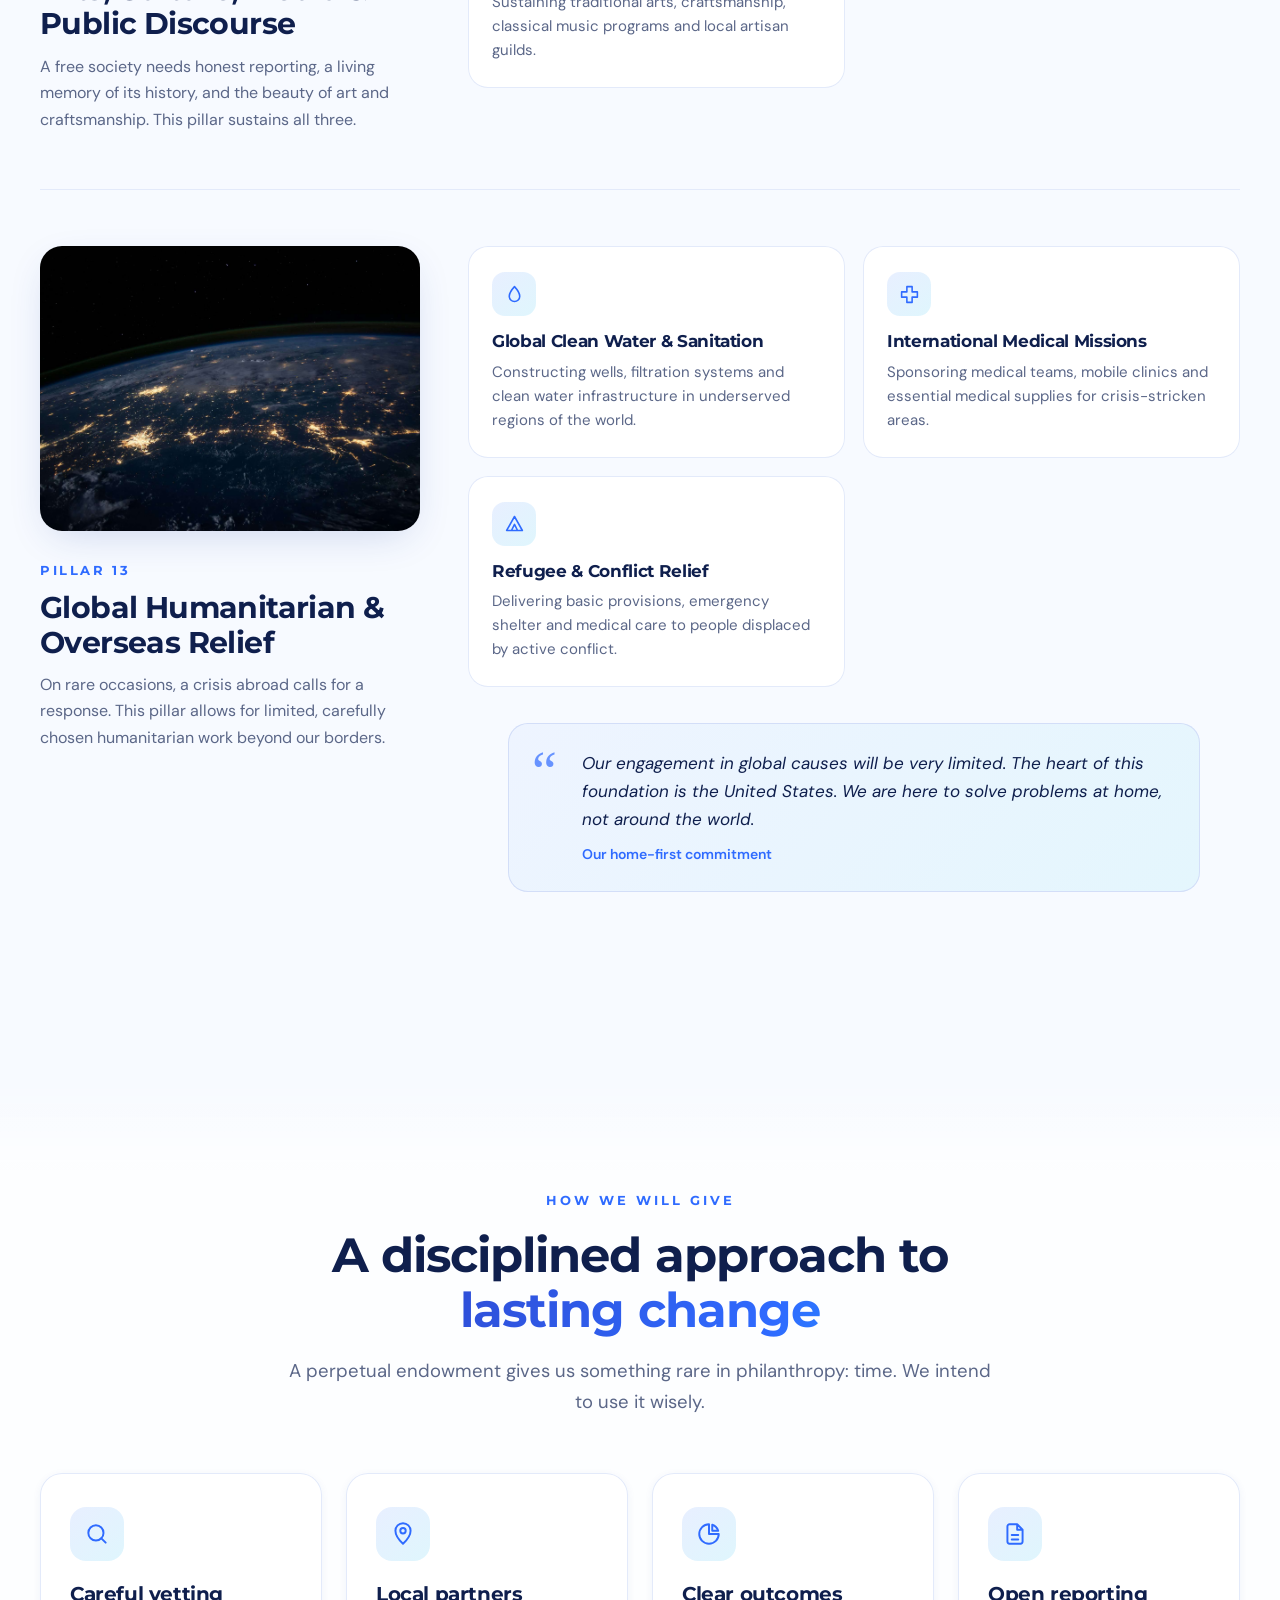
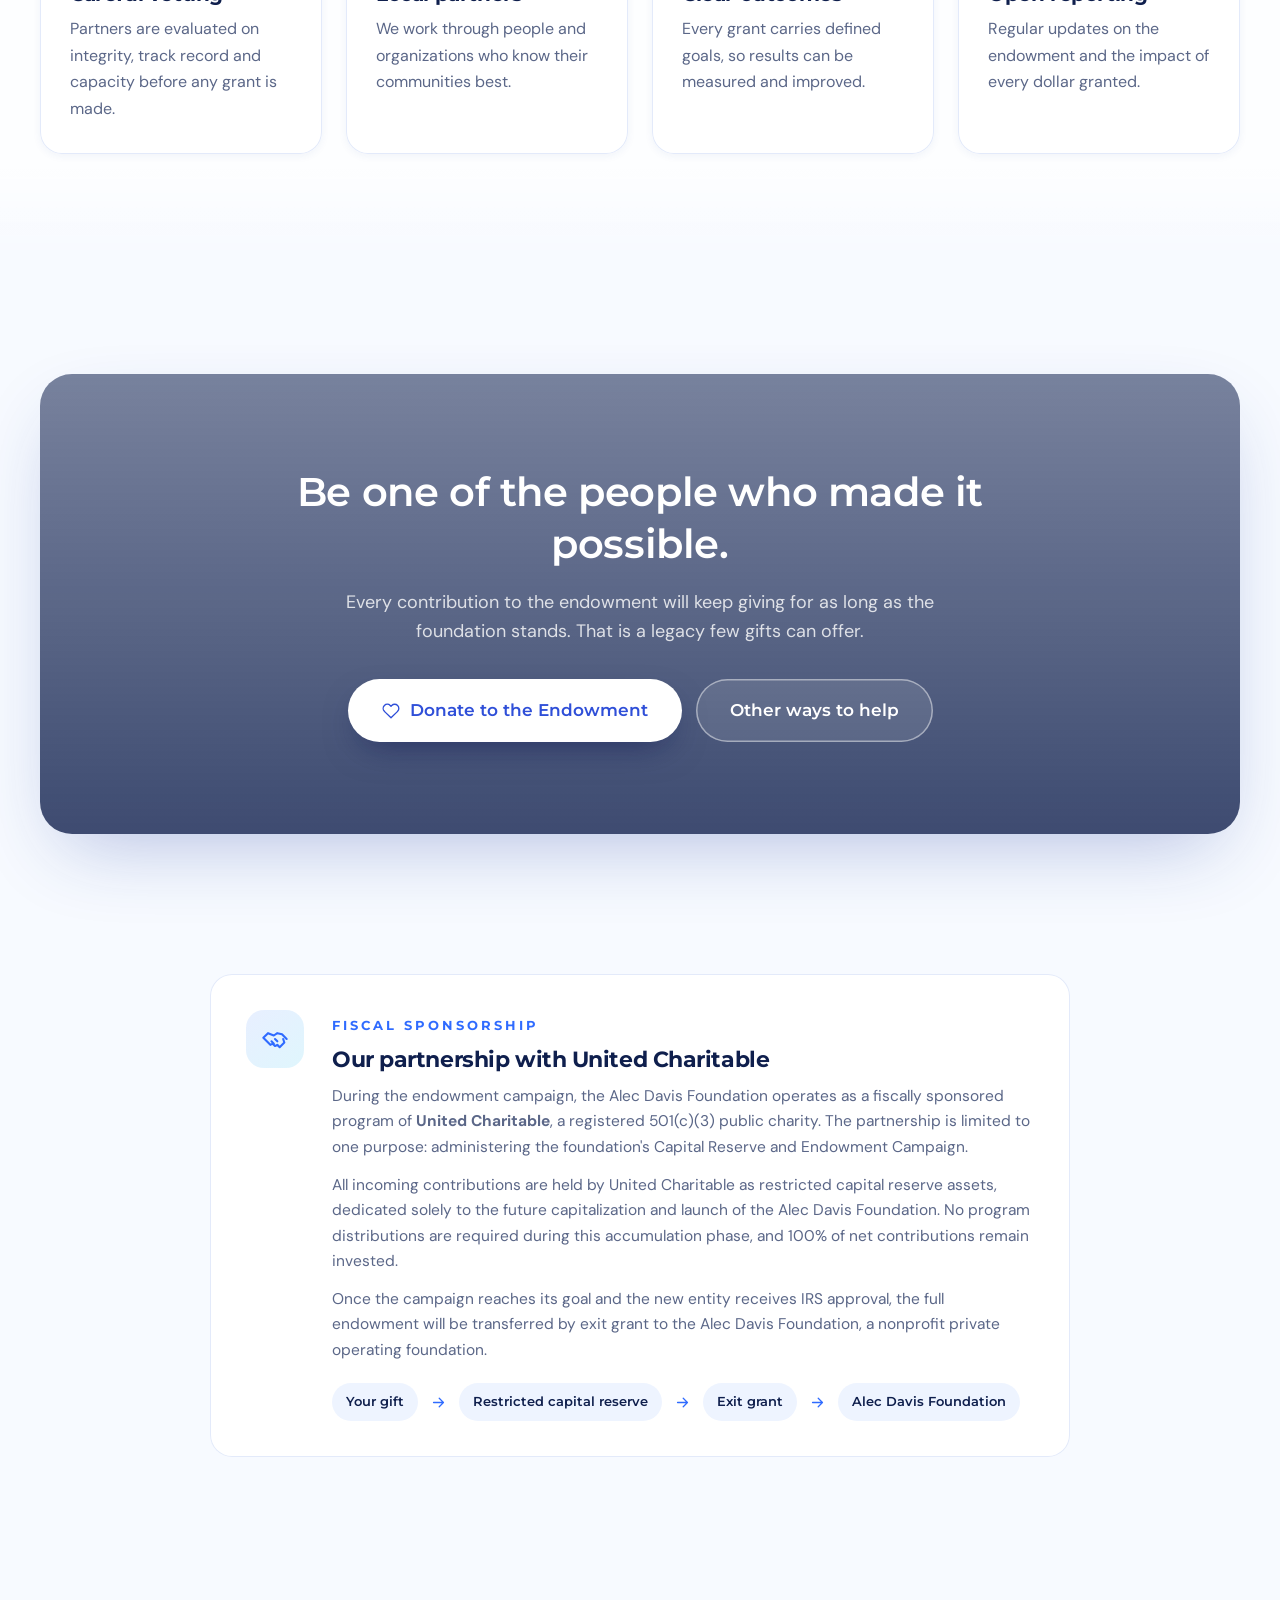
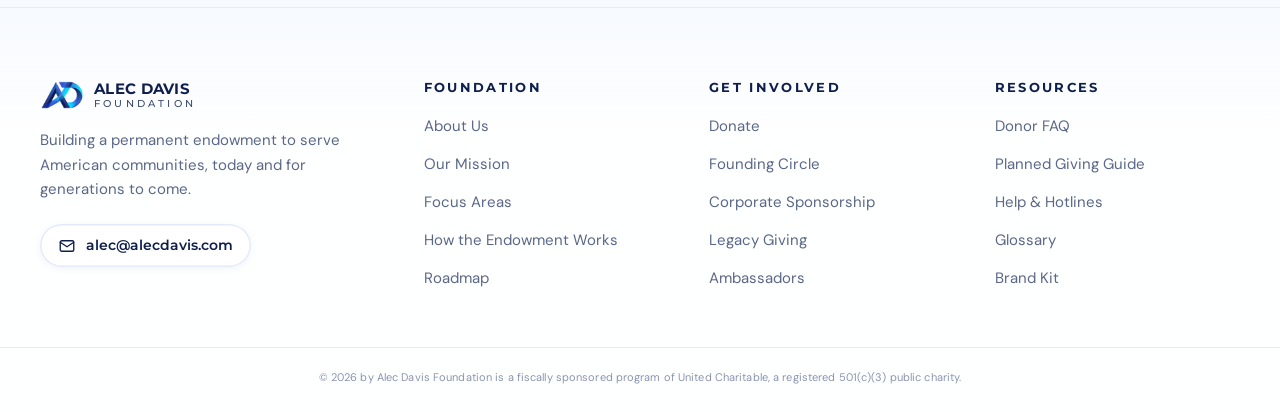
<file: website-beta-design-on-launch/about.html>
<!DOCTYPE html>
<html lang="en">
<head>
  <meta charset="UTF-8" />
  <meta name="viewport" content="width=device-width, initial-scale=1.0" />
  <title>About | Alec Davis Foundation</title>
  <meta name="description" content="Who we are, what we stand for, and the 13 pillars of impact the Alec Davis Foundation's permanent endowment is designed to support." />
  <meta name="theme-color" content="#2f6bff" />
  <meta property="og:title" content="About the Alec Davis Foundation" />
  <meta property="og:description" content="A permanent endowment built to serve American communities for generations, across 13 pillars of impact." />
  <meta property="og:image" content="assets/og-mark.jpg" />
  <link rel="icon" href="assets/favicon/favicon.ico" sizes="any" />
  <link rel="icon" type="image/png" sizes="32x32" href="assets/favicon/favicon-32x32.png" />
  <link rel="icon" type="image/png" sizes="16x16" href="assets/favicon/favicon-16x16.png" />
  <link rel="apple-touch-icon" sizes="180x180" href="assets/favicon/apple-touch-icon.png" />
  <link rel="manifest" href="assets/favicon/site.webmanifest" />
  <link rel="preconnect" href="https://fonts.googleapis.com" />
  <link rel="preconnect" href="https://fonts.gstatic.com" crossorigin />
  <link href="https://fonts.googleapis.com/css2?family=Montserrat:wght@500;600;700;800&family=DM+Sans:opsz,wght@9..40,400;9..40,500;9..40,600&display=swap" rel="stylesheet" />
  <link rel="stylesheet" href="css/styles.css" />
</head>
<body data-page="about">
<main id="main">

  <!-- ============ PAGE HERO ============ -->
  <section class="page-hero">
    <div class="container">
      <div class="page-hero-card hero-light load">
        <img src="images/band-yosemite.jpg" alt="Sunlight over a valley of pine trees beneath granite cliffs" fetchpriority="high" />
        <div class="page-hero-body">
          <nav class="crumbs" aria-label="Breadcrumb"><a href="index.html">Home</a><span>/</span><span>About</span></nav>
          <h1 class="split-words" data-delay=".2">A foundation built for <span class="grad-text">generations.</span></h1>
          <p class="load" style="--d:.6s">The Alec Davis Foundation exists to do good that lasts. We are building a permanent endowment so that our support for American communities never depends on the next fundraiser and never runs dry.</p>
        </div>
      </div>
    </div>
  </section>

  <!-- ============ WHO WE ARE ============ -->
  <section class="section">
    <div class="container split">
      <div>
        <span class="eyebrow reveal">Who we are</span>
        <h2 class="reveal" style="--d:.08s">Philanthropy designed to <span class="grad-text">outlast us all.</span></h2>
        <div class="prose reveal" style="--d:.16s">
          <p>The Alec Davis Foundation is a private foundation in its building stage. Founded on the belief that the most meaningful giving is the kind that never stops, it is being built around a single, permanent endowment.</p>
          <p>Rather than spending what we raise, we preserve it. The endowment's principal is protected forever, and only the returns it generates are given away. That simple structure turns every contribution into a source of support that renews itself each year, for as long as the foundation stands.</p>
          <p>When complete, the foundation will fund carefully selected programs across <strong>13 pillars of impact</strong>, from protecting children and restoring trafficking survivors to accelerating medical research and supporting the men and women who keep our communities safe.</p>
        </div>
      </div>
      <div class="split-media reveal from-right">
        <div class="photo"><img src="images/cat-community.jpg" alt="Friends with their arms around each other watching a sunset" loading="lazy" /></div>
        <div class="badge left"><span class="fc-ic"><i data-i="infinity"></i></span><div><strong>Built to last</strong><span>Principal preserved. Returns given. Forever.</span></div></div>
      </div>
    </div>
  </section>

  <!-- ============ CURRENT GOAL ============ -->
  <section class="section flush-top">
    <div class="container">
      <div class="cta reveal zoom" style="text-align:left">
        <span class="ring r1" aria-hidden="true"></span><span class="ring r2" aria-hidden="true"></span>
        <div class="cta-inner" style="max-width:none">
          <div class="split" style="gap:56px">
            <div>
              <span class="eyebrow">Our current goal</span>
              <h2>Raise a $1 billion permanent endowment.</h2>
              <p style="margin-left:0">Before the foundation awards its first grant, it will secure the capital to give forever. Every effort today is focused on one objective: building the endowment to its full $1 billion goal.</p>
              <div class="hero-actions" style="justify-content:flex-start">
                <a href="donate.html" class="btn btn-white"><i data-i="heart"></i>Contribute today</a>
                <a href="mission.html" class="btn btn-outline-white">How it works</a>
              </div>
            </div>
            <ul class="check-list" style="margin:0">
              <li><span class="ck" style="background:rgba(255,255,255,.2);color:#fff"><i data-i="lock"></i></span><span style="color:#fff"><strong style="color:#fff">Protected principal.</strong> The $1 billion is locked away permanently and never spent.</span></li>
              <li><span class="ck" style="background:rgba(255,255,255,.2);color:#fff"><i data-i="trend"></i></span><span style="color:#fff"><strong style="color:#fff">Prudently invested.</strong> Managed for durable, long-term growth across market cycles.</span></li>
              <li><span class="ck" style="background:rgba(255,255,255,.2);color:#fff"><i data-i="gift"></i></span><span style="color:#fff"><strong style="color:#fff">Returns given away.</strong> Investment earnings fund grants and programs every year.</span></li>
              <li><span class="ck" style="background:rgba(255,255,255,.2);color:#fff"><i data-i="users"></i></span><span style="color:#fff"><strong style="color:#fff">For generations.</strong> A foundation our grandchildren's grandchildren can rely on.</span></li>
            </ul>
          </div>
        </div>
      </div>
    </div>
  </section>

  <!-- ============ VALUES ============ -->
  <section class="section">
    <div class="container">
      <div class="section-head center">
        <span class="eyebrow reveal">What we believe</span>
        <h2 class="reveal" style="--d:.08s">The values behind <span class="grad-text">every decision</span></h2>
      </div>
      <div class="cards">
        <div class="card reveal" style="--d:0s"><div class="icon"><i data-i="infinity"></i></div><h3>Perpetuity</h3><p>We measure success in generations, not fiscal years. Every structural decision protects the foundation's ability to give forever.</p></div>
        <div class="card reveal" style="--d:.1s"><div class="icon"><i data-i="landmark"></i></div><h3>Stewardship</h3><p>Every dollar entrusted to us is treated as a responsibility. Capital is managed with discipline, prudence and care.</p></div>
        <div class="card reveal" style="--d:.2s"><div class="icon"><i data-i="flag"></i></div><h3>Home first</h3><p>We believe in solving problems at home. The overwhelming majority of our work will serve communities across the United States.</p></div>
        <div class="card reveal" style="--d:0s"><div class="icon"><i data-i="heart"></i></div><h3>Compassion</h3><p>Behind every program is a person: a survivor, a veteran, a child, a family. We never lose sight of the people we serve.</p></div>
        <div class="card reveal" style="--d:.1s"><div class="icon"><i data-i="eye"></i></div><h3>Transparency</h3><p>Supporters deserve to know where their generosity goes. We commit to clear, honest reporting at every stage.</p></div>
        <div class="card reveal" style="--d:.2s"><div class="icon"><i data-i="target"></i></div><h3>Measurable impact</h3><p>We fund what works. Grants are evaluated on outcomes, so that each year's giving is wiser than the last.</p></div>
      </div>
    </div>
  </section>

  <!-- ============ FOCUS AREAS ============ -->
  <section class="section flush-top" id="focus">
    <div class="container">
      <div class="section-head center">
        <span class="eyebrow reveal">Focus areas</span>
        <h2 class="reveal" style="--d:.08s">13 pillars of impact. <span class="grad-text">46 ways to serve.</span></h2>
        <p class="reveal" style="--d:.16s">Once the endowment is complete, its annual returns will fund work across these pillars. Together they form a blueprint for how the foundation intends to protect, strengthen and restore American life.</p>
      </div>
    </div>

    <div class="subnav">
      <div class="container">
        <div class="chips" role="navigation" aria-label="Focus area pillars">
          <a class="chip" href="#cat-freedom"><i data-i="shield"></i>Freedom &amp; Protection</a>
          <a class="chip" href="#cat-community"><i data-i="users"></i>Community &amp; Legacy</a>
          <a class="chip" href="#cat-health"><i data-i="heart"></i>Health &amp; Society</a>
          <a class="chip" href="#cat-research"><i data-i="flask"></i>Medical Research</a>
          <a class="chip" href="#cat-education"><i data-i="graduation"></i>Education</a>
          <a class="chip" href="#cat-land"><i data-i="leaf"></i>Land &amp; Agriculture</a>
          <a class="chip" href="#cat-tech"><i data-i="cpu"></i>Technology</a>
          <a class="chip" href="#cat-service"><i data-i="flag"></i>Veterans &amp; Responders</a>
          <a class="chip" href="#cat-family"><i data-i="home"></i>Youth &amp; Family</a>
          <a class="chip" href="#cat-preparedness"><i data-i="tent"></i>Preparedness</a>
          <a class="chip" href="#cat-animals"><i data-i="paw"></i>Animal Welfare</a>
          <a class="chip" href="#cat-arts"><i data-i="palette"></i>Arts &amp; Culture</a>
          <a class="chip" href="#cat-global"><i data-i="globe"></i>Global Relief</a>
        </div>
      </div>
    </div>

    <div class="container">

      <!-- 01 -->
      <article class="cat" id="cat-freedom">
        <div class="cat-aside reveal from-left">
          <div class="cat-photo"><img src="images/cat-freedom.jpg" alt="Two hands reaching toward each other" loading="lazy" /></div>
          <span class="cat-num">PILLAR 01</span>
          <h2>Human Freedom &amp; Protection</h2>
          <p>Every person deserves to live free from exploitation. This pillar confronts trafficking and abuse head-on, and walks with survivors on the long road to recovery.</p>
        </div>
        <div class="cat-items">
          <div class="item reveal" style="--d:0s"><div class="icon"><i data-i="shield"></i></div><h3>Combatting Human &amp; Sex Trafficking</h3><p>Funding interdiction technology, support for law enforcement, and public awareness campaigns that disrupt and dismantle exploitation networks.</p></div>
          <div class="item reveal" style="--d:.08s"><div class="icon"><i data-i="heart"></i></div><h3>Survivor Restoration &amp; Reintegration</h3><p>Safe housing, trauma-informed healthcare, legal advocacy and long-term recovery programs that help survivors rebuild independent lives.</p></div>
          <div class="item reveal" style="--d:.16s"><div class="icon"><i data-i="users"></i></div><h3>Child Protection &amp; Anti-Exploitation</h3><p>Initiatives that shield vulnerable young people from online predators, abuse and neglect, and equip families to keep them safe.</p></div>
          <div class="item reveal" style="--d:.24s"><div class="icon"><i data-i="scale"></i></div><h3>Civil Rights &amp; Legal Defense</h3><p>Advancing constitutional freedoms, defending fundamental human rights, and expanding access to legal aid for those who cannot afford it.</p></div>
        </div>
      </article>

      <!-- 02 -->
      <article class="cat" id="cat-community">
        <div class="cat-aside reveal from-left">
          <div class="cat-photo"><img src="images/cat-community.jpg" alt="Friends standing together at sunset" loading="lazy" /></div>
          <span class="cat-num">PILLAR 02</span>
          <h2>Community &amp; Legacy</h2>
          <p>Strong communities are built on stable families, real opportunity and neighbors who show up in hard times. This pillar invests in all three.</p>
        </div>
        <div class="cat-items">
          <div class="item reveal" style="--d:0s"><div class="icon"><i data-i="home"></i></div><h3>Family &amp; Youth Stability</h3><p>Strengthening community programs that address the root causes of vulnerability, including youth homelessness, family breakdown and poverty.</p></div>
          <div class="item reveal" style="--d:.08s"><div class="icon"><i data-i="award"></i></div><h3>Leadership &amp; Legacy Scholarships</h3><p>Educational grants, trade apprenticeships and mentorship that prepare the next generation of leaders to serve their communities.</p></div>
          <div class="item reveal" style="--d:.16s"><div class="icon"><i data-i="truck"></i></div><h3>Crisis &amp; Emergency Relief</h3><p>Rapid deployment of resources and operational support when natural disasters or local humanitarian emergencies strike.</p></div>
          <div class="item reveal" style="--d:.24s"><div class="icon"><i data-i="trend"></i></div><h3>Self-Sufficiency &amp; Economic Empowerment</h3><p>Financial literacy, vocational training and career development that open the door to lasting independence.</p></div>
        </div>
      </article>

      <!-- 03 -->
      <article class="cat" id="cat-health">
        <div class="cat-aside reveal from-left">
          <div class="cat-photo"><img src="images/cat-health.jpg" alt="Two people holding hands in support" loading="lazy" /></div>
          <span class="cat-num">PILLAR 03</span>
          <h2>Health, Innovation &amp; Society</h2>
          <p>Healthy minds, safe streets and resilient infrastructure are the foundations of thriving communities. This pillar supports each of them.</p>
        </div>
        <div class="cat-items">
          <div class="item reveal" style="--d:0s"><div class="icon"><i data-i="brain"></i></div><h3>Mental Health &amp; Trauma Support</h3><p>Expanding access to psychological care, addiction recovery and holistic wellness resources for people and families in need.</p></div>
          <div class="item reveal" style="--d:.08s"><div class="icon"><i data-i="shield"></i></div><h3>Public Safety &amp; First Responder Support</h3><p>Specialized training, equipment and health resources for first responders, law enforcement and the families who support them.</p></div>
          <div class="item reveal" style="--d:.16s"><div class="icon"><i data-i="cpu"></i></div><h3>Technology for Social Good</h3><p>Backing innovative technology, private data protection and digital security tools built specifically to protect human lives.</p></div>
          <div class="item reveal" style="--d:.24s"><div class="icon"><i data-i="building"></i></div><h3>Community Infrastructure &amp; Resilience</h3><p>Investing in local land, facilities and sustainable resources that anchor long-term community strength.</p></div>
        </div>
      </article>

      <!-- 04 -->
      <article class="cat" id="cat-research">
        <div class="cat-aside reveal from-left">
          <div class="cat-photo"><img src="images/cat-research.jpg" alt="A scientist working in a modern laboratory" loading="lazy" /></div>
          <span class="cat-num">PILLAR 04</span>
          <h2>Scientific Research &amp; Medical Innovation</h2>
          <p>Breakthroughs begin with funding that is patient enough to wait for them. A permanent endowment can back research for decades, not just grant cycles.</p>
        </div>
        <div class="cat-items">
          <div class="item reveal" style="--d:0s"><div class="icon"><i data-i="flask"></i></div><h3>Medical Research &amp; Cure Acceleration</h3><p>Funding research, clinical trials and early-stage studies for rare diseases, chronic conditions and life-saving treatments.</p></div>
          <div class="item reveal" style="--d:.08s"><div class="icon"><i data-i="brain"></i></div><h3>Trauma &amp; Neurological Health</h3><p>Advancing research into post-traumatic stress, brain health, trauma recovery and neuro-restorative therapies.</p></div>
          <div class="item reveal" style="--d:.16s"><div class="icon"><i data-i="heart"></i></div><h3>Preventative Health &amp; Longevity</h3><p>Supporting studies and community programs in preventative wellness, nutrition science and metabolic health.</p></div>
          <div class="item reveal" style="--d:.24s"><div class="icon"><i data-i="sparkle"></i></div><h3>Scientific Innovation Grants</h3><p>Grants for independent researchers, laboratories and technologies that advance human knowledge and health.</p></div>
        </div>
      </article>

      <!-- 05 -->
      <article class="cat" id="cat-education">
        <div class="cat-aside reveal from-left">
          <div class="cat-photo"><img src="images/cat-education.jpg" alt="Students learning in a classroom" loading="lazy" /></div>
          <span class="cat-num">PILLAR 05</span>
          <h2>Advanced Education &amp; Workforce Development</h2>
          <p>From the laboratory to the job site, this pillar invests in the knowledge and skills that build careers and strengthen the nation.</p>
        </div>
        <div class="cat-items">
          <div class="item reveal" style="--d:0s"><div class="icon"><i data-i="sparkle"></i></div><h3>STEM &amp; Technical Education</h3><p>Funding science, technology, engineering and mathematics programs, laboratories and specialized learning equipment.</p></div>
          <div class="item reveal" style="--d:.08s"><div class="icon"><i data-i="hammer"></i></div><h3>Skilled Trades &amp; Vocational Training</h3><p>Sponsoring apprenticeships, trade certifications and hands-on training in manufacturing, construction and technical fields.</p></div>
          <div class="item reveal" style="--d:.16s"><div class="icon"><i data-i="book"></i></div><h3>Historical Preservation &amp; Civic Literacy</h3><p>Preserving historical records, supporting constitutional education, and promoting a shared understanding of our nation's founding history.</p></div>
          <div class="item reveal" style="--d:.24s"><div class="icon"><i data-i="landmark"></i></div><h3>Institutional &amp; University Support</h3><p>Endowing academic chairs, funding university research centers and creating specialized educational facilities.</p></div>
        </div>
      </article>

      <!-- 06 -->
      <article class="cat" id="cat-land">
        <div class="cat-aside reveal from-left">
          <div class="cat-photo"><img src="images/cat-land.jpg" alt="A golden wheat field" loading="lazy" /></div>
          <span class="cat-num">PILLAR 06</span>
          <h2>Land, Agriculture &amp; Community Infrastructure</h2>
          <p>The land feeds us, sustains us and connects us to the generations before and after. This pillar protects it and the rural communities that depend on it.</p>
        </div>
        <div class="cat-items">
          <div class="item reveal" style="--d:0s"><div class="icon"><i data-i="seed"></i></div><h3>Agricultural Renewal &amp; Food Security</h3><p>Supporting sustainable farming practices, soil health initiatives and dependable local food systems.</p></div>
          <div class="item reveal" style="--d:.08s"><div class="icon"><i data-i="tree"></i></div><h3>Land Stewardship &amp; Conservation</h3><p>Securing, managing and preserving open land, natural habitats and strategic agricultural resources for future generations.</p></div>
          <div class="item reveal" style="--d:.16s"><div class="icon"><i data-i="bolt"></i></div><h3>Disaster-Resilient Infrastructure</h3><p>Investing in community infrastructure, backup energy, clean water and emergency communications hardware.</p></div>
          <div class="item reveal" style="--d:.24s"><div class="icon"><i data-i="pin"></i></div><h3>Rural &amp; Local Economic Development</h3><p>Revitalizing local economies through small-business incubation, rural resource development and community centers.</p></div>
        </div>
      </article>

      <!-- 07 -->
      <article class="cat" id="cat-tech">
        <div class="cat-aside reveal from-left">
          <div class="cat-photo"><img src="images/cat-technology.jpg" alt="A glowing illuminated circuit board" loading="lazy" /></div>
          <span class="cat-num">PILLAR 07</span>
          <h2>Technology, Security &amp; Public Benefit</h2>
          <p>Technology should protect people, not exploit them. This pillar funds tools that safeguard privacy, keep communities connected, and save lives in emergencies.</p>
        </div>
        <div class="cat-items">
          <div class="item reveal" style="--d:0s"><div class="icon"><i data-i="lock"></i></div><h3>Privacy &amp; Digital Rights Defense</h3><p>Supporting open-source security research, digital privacy initiatives and technology that preserves personal autonomy.</p></div>
          <div class="item reveal" style="--d:.08s"><div class="icon"><i data-i="radio"></i></div><h3>Next-Gen Communication &amp; Emergency Tech</h3><p>Funding sub-gigahertz, off-grid and emergency communications hardware that keeps communities connected when it matters most.</p></div>
          <div class="item reveal" style="--d:.16s"><div class="icon"><i data-i="search"></i></div><h3>Public Safety Innovation</h3><p>Developing and deploying specialized safety equipment, search-and-rescue technology and emergency response capabilities.</p></div>
        </div>
      </article>

      <!-- 08 -->
      <article class="cat" id="cat-service">
        <div class="cat-aside reveal from-left">
          <div class="cat-photo"><img src="images/hero-flag-city.jpg" alt="An American flag flying between city buildings" loading="lazy" /></div>
          <span class="cat-num">PILLAR 08</span>
          <h2>Veterans, First Responders &amp; Service Members</h2>
          <p>They answered the call for us. This pillar ensures that those who serve, and the families who serve alongside them, are never left to stand alone.</p>
        </div>
        <div class="cat-items">
          <div class="item reveal" style="--d:0s"><div class="icon"><i data-i="flag"></i></div><h3>Veteran Transition &amp; Reintegration</h3><p>Mental health programs, career placement and housing assistance for veterans adjusting to civilian life.</p></div>
          <div class="item reveal" style="--d:.08s"><div class="icon"><i data-i="fire"></i></div><h3>First Responder Family Support</h3><p>Financial relief, specialized gear and wellness support for police officers, firefighters, EMTs and their families.</p></div>
          <div class="item reveal" style="--d:.16s"><div class="icon"><i data-i="paw"></i></div><h3>K9 &amp; Service Animal Programs</h3><p>Sponsoring the training and placement of scent-detection, search-and-rescue and service animals for veterans, law enforcement and first responders.</p></div>
        </div>
      </article>

      <!-- 09 -->
      <article class="cat" id="cat-family">
        <div class="cat-aside reveal from-left">
          <div class="cat-photo"><img src="images/cat-family.jpg" alt="A family walking hand in hand along the shore" loading="lazy" /></div>
          <span class="cat-num">PILLAR 09</span>
          <h2>Youth Development, Family &amp; Faith-Based Initiatives</h2>
          <p>Strong families raise strong communities. This pillar invests in young people, in the homes that shape them, and in the faith communities that serve their neighbors.</p>
        </div>
        <div class="cat-items">
          <div class="item reveal" style="--d:0s"><div class="icon"><i data-i="users"></i></div><h3>At-Risk Youth Mentorship</h3><p>After-school centers, sports programs and structured mentorship for young people growing up in high-risk environments.</p></div>
          <div class="item reveal" style="--d:.08s"><div class="icon"><i data-i="home"></i></div><h3>Adoption &amp; Foster Care Support</h3><p>Helping families with adoption costs, strengthening foster care networks, and supporting young people as they age out of the system.</p></div>
          <div class="item reveal" style="--d:.16s"><div class="icon"><i data-i="church"></i></div><h3>Faith-Based Community Outreach</h3><p>Supporting faith-aligned charitable missions, community food pantries and local humanitarian relief organizations.</p></div>
          <div class="item reveal" style="--d:.24s"><div class="icon"><i data-i="heart"></i></div><h3>Marriage &amp; Family Enrichment</h3><p>Counseling programs, retreats and resources that promote stable, loving homes and strong family units.</p></div>
        </div>
      </article>

      <!-- 10 -->
      <article class="cat" id="cat-preparedness">
        <div class="cat-aside reveal from-left">
          <div class="cat-photo"><img src="images/cat-preparedness.jpg" alt="Volunteers unloading relief supplies" loading="lazy" /></div>
          <span class="cat-num">PILLAR 10</span>
          <h2>National Security, Emergency Preparedness &amp; Civil Defense</h2>
          <p>Prepared communities are resilient communities. This pillar equips citizens and protects the systems everyone depends on.</p>
        </div>
        <div class="cat-items">
          <div class="item reveal" style="--d:0s"><div class="icon"><i data-i="tent"></i></div><h3>Community Preparedness &amp; Survival Training</h3><p>Teaching citizens emergency preparedness, first aid, search-and-rescue techniques and disaster survival skills.</p></div>
          <div class="item reveal" style="--d:.08s"><div class="icon"><i data-i="bolt"></i></div><h3>Critical Infrastructure Security</h3><p>Supporting nonprofit research and field testing to secure power grids, water supplies and supply chain networks.</p></div>
          <div class="item reveal" style="--d:.16s"><div class="icon"><i data-i="shield"></i></div><h3>Cybersecurity &amp; Threat Intelligence Education</h3><p>Public training on personal cybersecurity, data privacy and defense against evolving digital threats.</p></div>
        </div>
      </article>

      <!-- 11 -->
      <article class="cat" id="cat-animals">
        <div class="cat-aside reveal from-left">
          <div class="cat-photo"><img src="images/cat-animals.jpg" alt="A happy beagle looking at the camera" loading="lazy" /></div>
          <span class="cat-num">PILLAR 11</span>
          <h2>Animal Welfare &amp; Wildlife Management</h2>
          <p>Caring for animals reflects who we are. This pillar protects wildlife, rescues animals in need and preserves the pollinators our food supply depends on.</p>
        </div>
        <div class="cat-items">
          <div class="item reveal" style="--d:0s"><div class="icon"><i data-i="tree"></i></div><h3>Wildlife Habitat &amp; Population Management</h3><p>Responsible wildlife conservation, habitat restoration and healthy balance in rural ecosystems.</p></div>
          <div class="item reveal" style="--d:.08s"><div class="icon"><i data-i="paw"></i></div><h3>Animal Rescue &amp; Sanctuary Operations</h3><p>Funding nonprofit shelters, emergency veterinary care and sanctuaries for abused or abandoned animals.</p></div>
          <div class="item reveal" style="--d:.16s"><div class="icon"><i data-i="flower"></i></div><h3>Apiculture &amp; Pollinator Preservation</h3><p>Supporting honeybee research, hive restoration and agricultural pollinator initiatives.</p></div>
        </div>
      </article>

      <!-- 12 -->
      <article class="cat" id="cat-arts">
        <div class="cat-aside reveal from-left">
          <div class="cat-photo"><img src="images/cat-arts.jpg" alt="An open book of sheet music" loading="lazy" /></div>
          <span class="cat-num">PILLAR 12</span>
          <h2>Arts, Culture, Media &amp; Public Discourse</h2>
          <p>A free society needs honest reporting, a living memory of its history, and the beauty of art and craftsmanship. This pillar sustains all three.</p>
        </div>
        <div class="cat-items">
          <div class="item reveal" style="--d:0s"><div class="icon"><i data-i="news"></i></div><h3>Independent Journalism &amp; Truth Initiatives</h3><p>Supporting investigative journalism, media literacy and nonprofit media platforms dedicated to objective reporting.</p></div>
          <div class="item reveal" style="--d:.08s"><div class="icon"><i data-i="landmark"></i></div><h3>Cultural &amp; Heritage Preservation</h3><p>Funding museums, historical archives, public monuments and local heritage preservation projects.</p></div>
          <div class="item reveal" style="--d:.16s"><div class="icon"><i data-i="palette"></i></div><h3>Arts &amp; Fine Crafts Endowments</h3><p>Sustaining traditional arts, craftsmanship, classical music programs and local artisan guilds.</p></div>
        </div>
      </article>

      <!-- 13 -->
      <article class="cat" id="cat-global">
        <div class="cat-aside reveal from-left">
          <div class="cat-photo"><img src="images/cat-global.jpg" alt="The Earth at night seen from space" loading="lazy" /></div>
          <span class="cat-num">PILLAR 13</span>
          <h2>Global Humanitarian &amp; Overseas Relief</h2>
          <p>On rare occasions, a crisis abroad calls for a response. This pillar allows for limited, carefully chosen humanitarian work beyond our borders.</p>
        </div>
        <div class="cat-items">
          <div class="item reveal" style="--d:0s"><div class="icon"><i data-i="droplet"></i></div><h3>Global Clean Water &amp; Sanitation</h3><p>Constructing wells, filtration systems and clean water infrastructure in underserved regions of the world.</p></div>
          <div class="item reveal" style="--d:.08s"><div class="icon"><i data-i="medical"></i></div><h3>International Medical Missions</h3><p>Sponsoring medical teams, mobile clinics and essential medical supplies for crisis-stricken areas.</p></div>
          <div class="item reveal" style="--d:.16s"><div class="icon"><i data-i="tent"></i></div><h3>Refugee &amp; Conflict Relief</h3><p>Delivering basic provisions, emergency shelter and medical care to people displaced by active conflict.</p></div>
          <blockquote class="callout reveal" style="--d:.24s">
            <span class="q" aria-hidden="true">&ldquo;</span>
            <p>Our engagement in global causes will be very limited. The heart of this foundation is the United States. We are here to solve problems at home, not around the world.</p>
            <cite>Our home-first commitment</cite>
          </blockquote>
        </div>
      </article>

    </div>
  </section>

  <!-- ============ HOW WE WILL GIVE ============ -->
  <section class="section alt-band">
    <div class="container">
      <div class="section-head center">
        <span class="eyebrow reveal">How we will give</span>
        <h2 class="reveal" style="--d:.08s">A disciplined approach to <span class="grad-text">lasting change</span></h2>
        <p class="reveal" style="--d:.16s">A perpetual endowment gives us something rare in philanthropy: time. We intend to use it wisely.</p>
      </div>
      <div class="cards four">
        <div class="card reveal" style="--d:0s"><div class="icon"><i data-i="search"></i></div><h3>Careful vetting</h3><p>Partners are evaluated on integrity, track record and capacity before any grant is made.</p></div>
        <div class="card reveal" style="--d:.1s"><div class="icon"><i data-i="pin"></i></div><h3>Local partners</h3><p>We work through people and organizations who know their communities best.</p></div>
        <div class="card reveal" style="--d:.2s"><div class="icon"><i data-i="pie"></i></div><h3>Clear outcomes</h3><p>Every grant carries defined goals, so results can be measured and improved.</p></div>
        <div class="card reveal" style="--d:.3s"><div class="icon"><i data-i="doc"></i></div><h3>Open reporting</h3><p>Regular updates on the endowment and the impact of every dollar granted.</p></div>
      </div>
    </div>
  </section>

  <!-- ============ CTA ============ -->
  <section class="section">
    <div class="container">
      <div class="quote-band reveal zoom">
        <img src="images/band-mountains.jpg" alt="" data-parallax=".12" loading="lazy" />
        <blockquote>
          <p>Be one of the people who made it possible.</p>
          <cite style="font-size:18px;max-width:620px;margin:18px auto 0">Every contribution to the endowment will keep giving for as long as the foundation stands. That is a legacy few gifts can offer.</cite>
          <div class="hero-actions" style="justify-content:center;margin-top:32px">
            <a href="donate.html" class="btn btn-white btn-lg"><i data-i="heart"></i>Donate to the Endowment</a>
            <a href="get-involved.html" class="btn btn-outline-white btn-lg">Other ways to help</a>
          </div>
        </blockquote>
      </div>
    </div>
  </section>

  <!-- ============ FISCAL SPONSOR (keep last) ============ -->
  <section class="section flush-top" id="sponsor">
    <div class="container narrow">
      <div class="sponsor reveal">
        <div class="icon"><i data-i="handshake"></i></div>
        <div>
          <span class="eyebrow" style="margin-bottom:10px">Fiscal sponsorship</span>
          <h2>Our partnership with United Charitable</h2>
          <p>During the endowment campaign, the Alec Davis Foundation operates as a fiscally sponsored program of <strong>United Charitable</strong>, a registered 501(c)(3) public charity. The partnership is limited to one purpose: administering the foundation's Capital Reserve and Endowment Campaign.</p>
          <p>All incoming contributions are held by United Charitable as restricted capital reserve assets, dedicated solely to the future capitalization and launch of the Alec Davis Foundation. No program distributions are required during this accumulation phase, and 100% of net contributions remain invested.</p>
          <p>Once the campaign reaches its goal and the new entity receives IRS approval, the full endowment will be transferred by exit grant to the Alec Davis Foundation, a nonprofit private operating foundation.</p>
          <div class="sponsor-flow" aria-label="How contributions flow">
            <span>Your gift</span><i data-i="arrow"></i>
            <span>Restricted capital reserve</span><i data-i="arrow"></i>
            <span>Exit grant</span><i data-i="arrow"></i>
            <span>Alec Davis Foundation</span>
          </div>
        </div>
      </div>
    </div>
  </section>

</main>
<script src="js/main.js"></script>
</body>
</html>
</file>
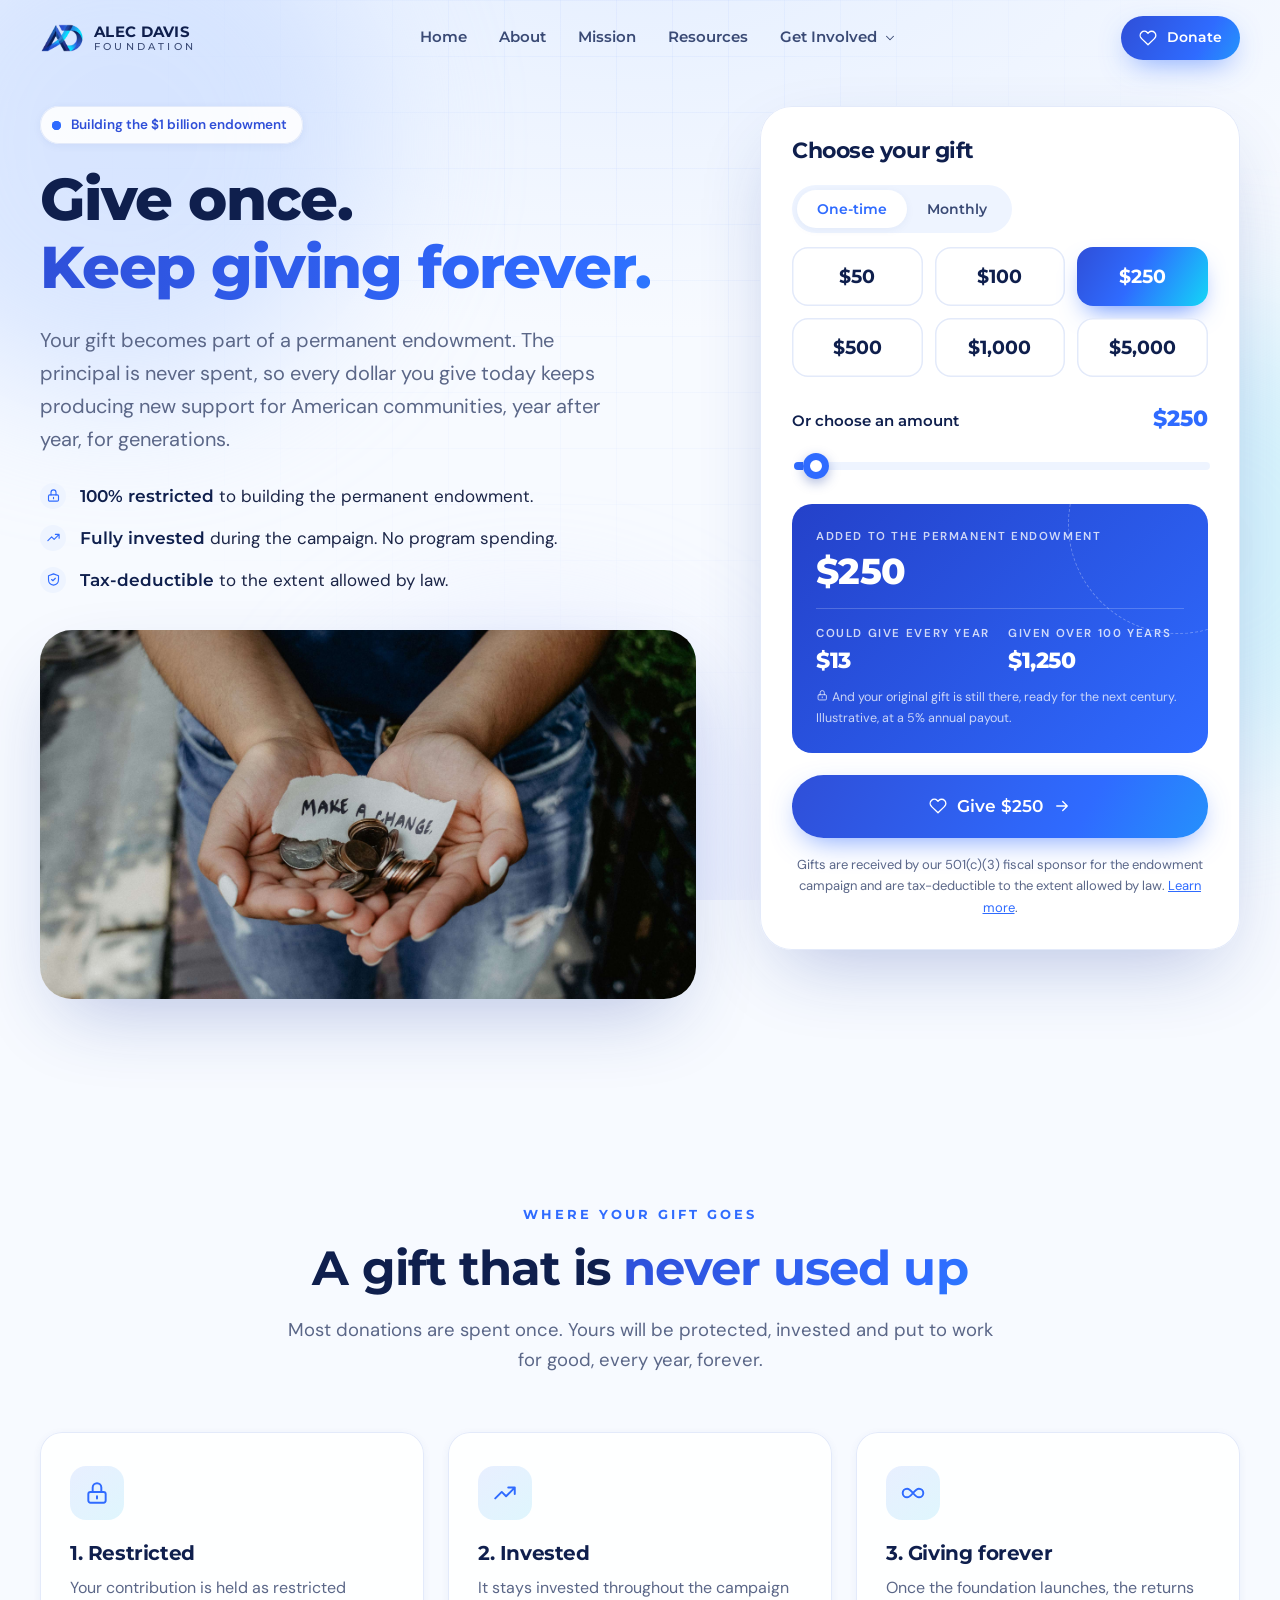
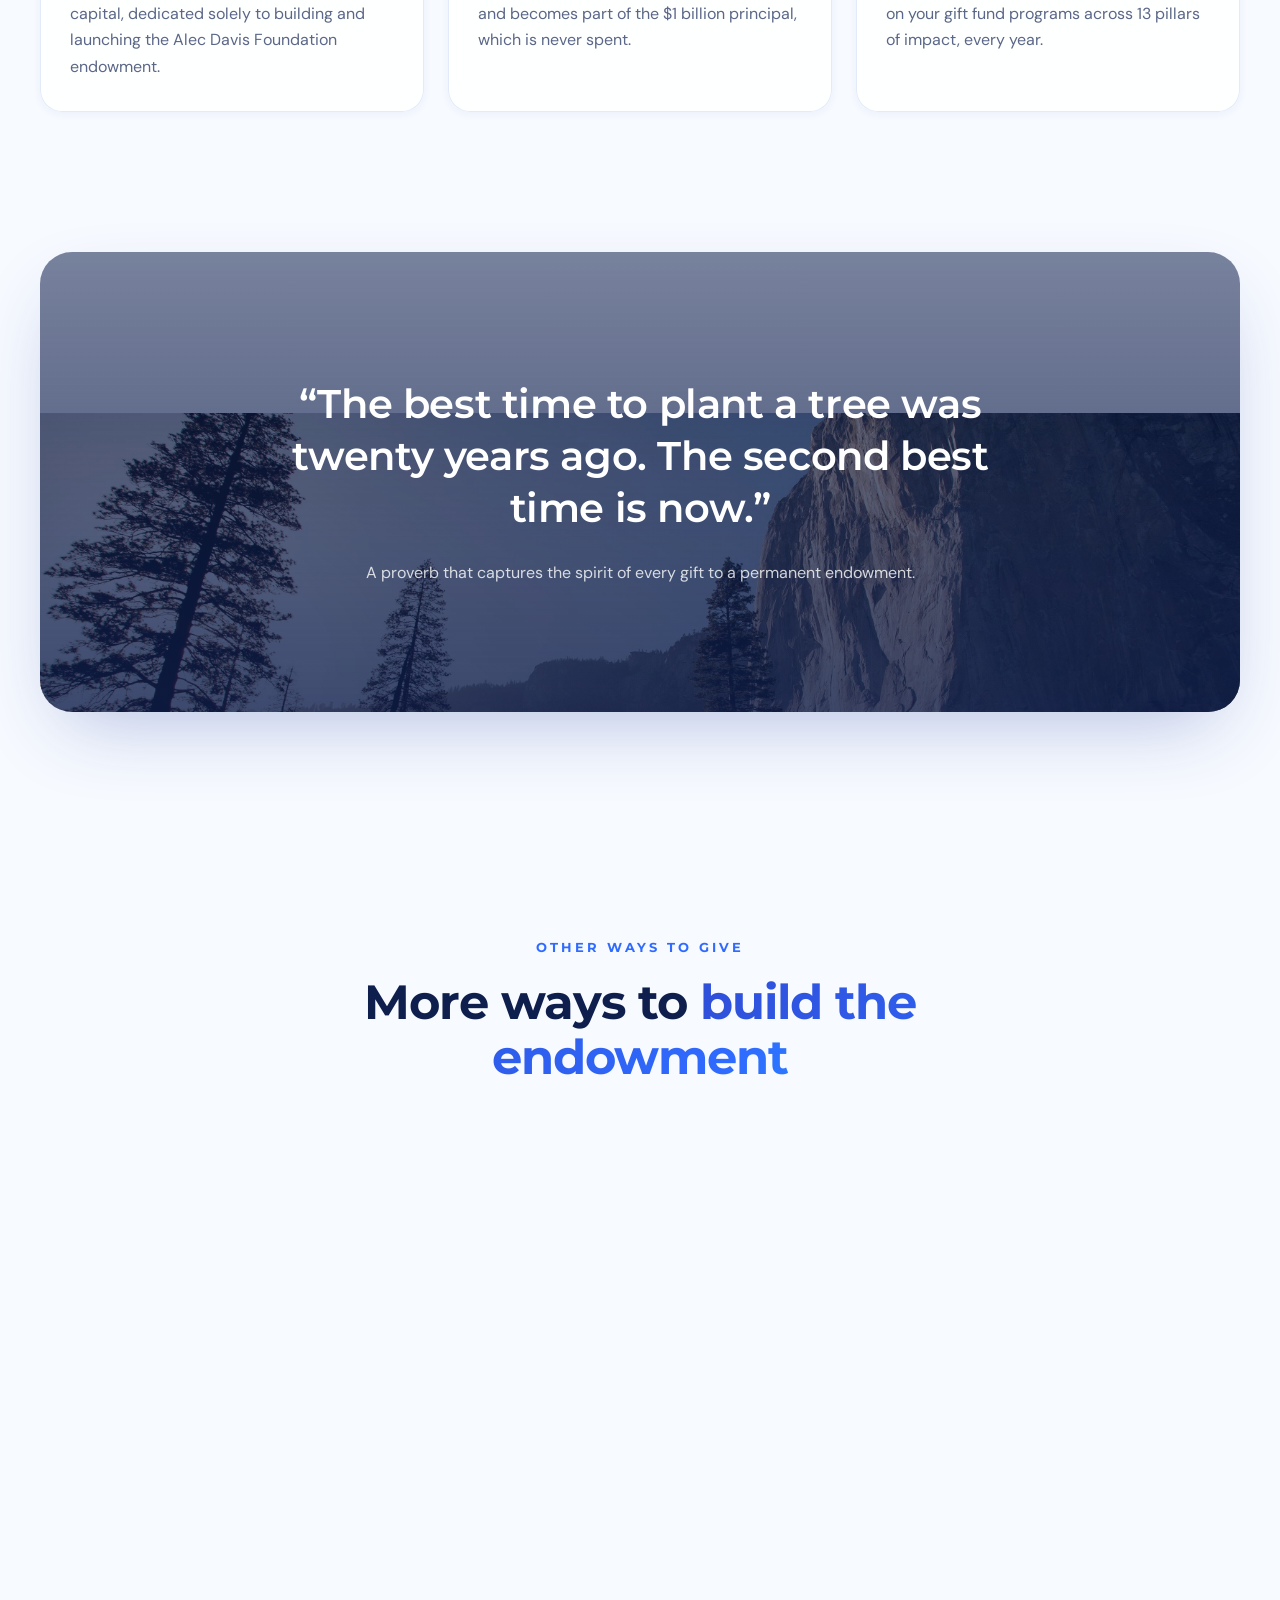
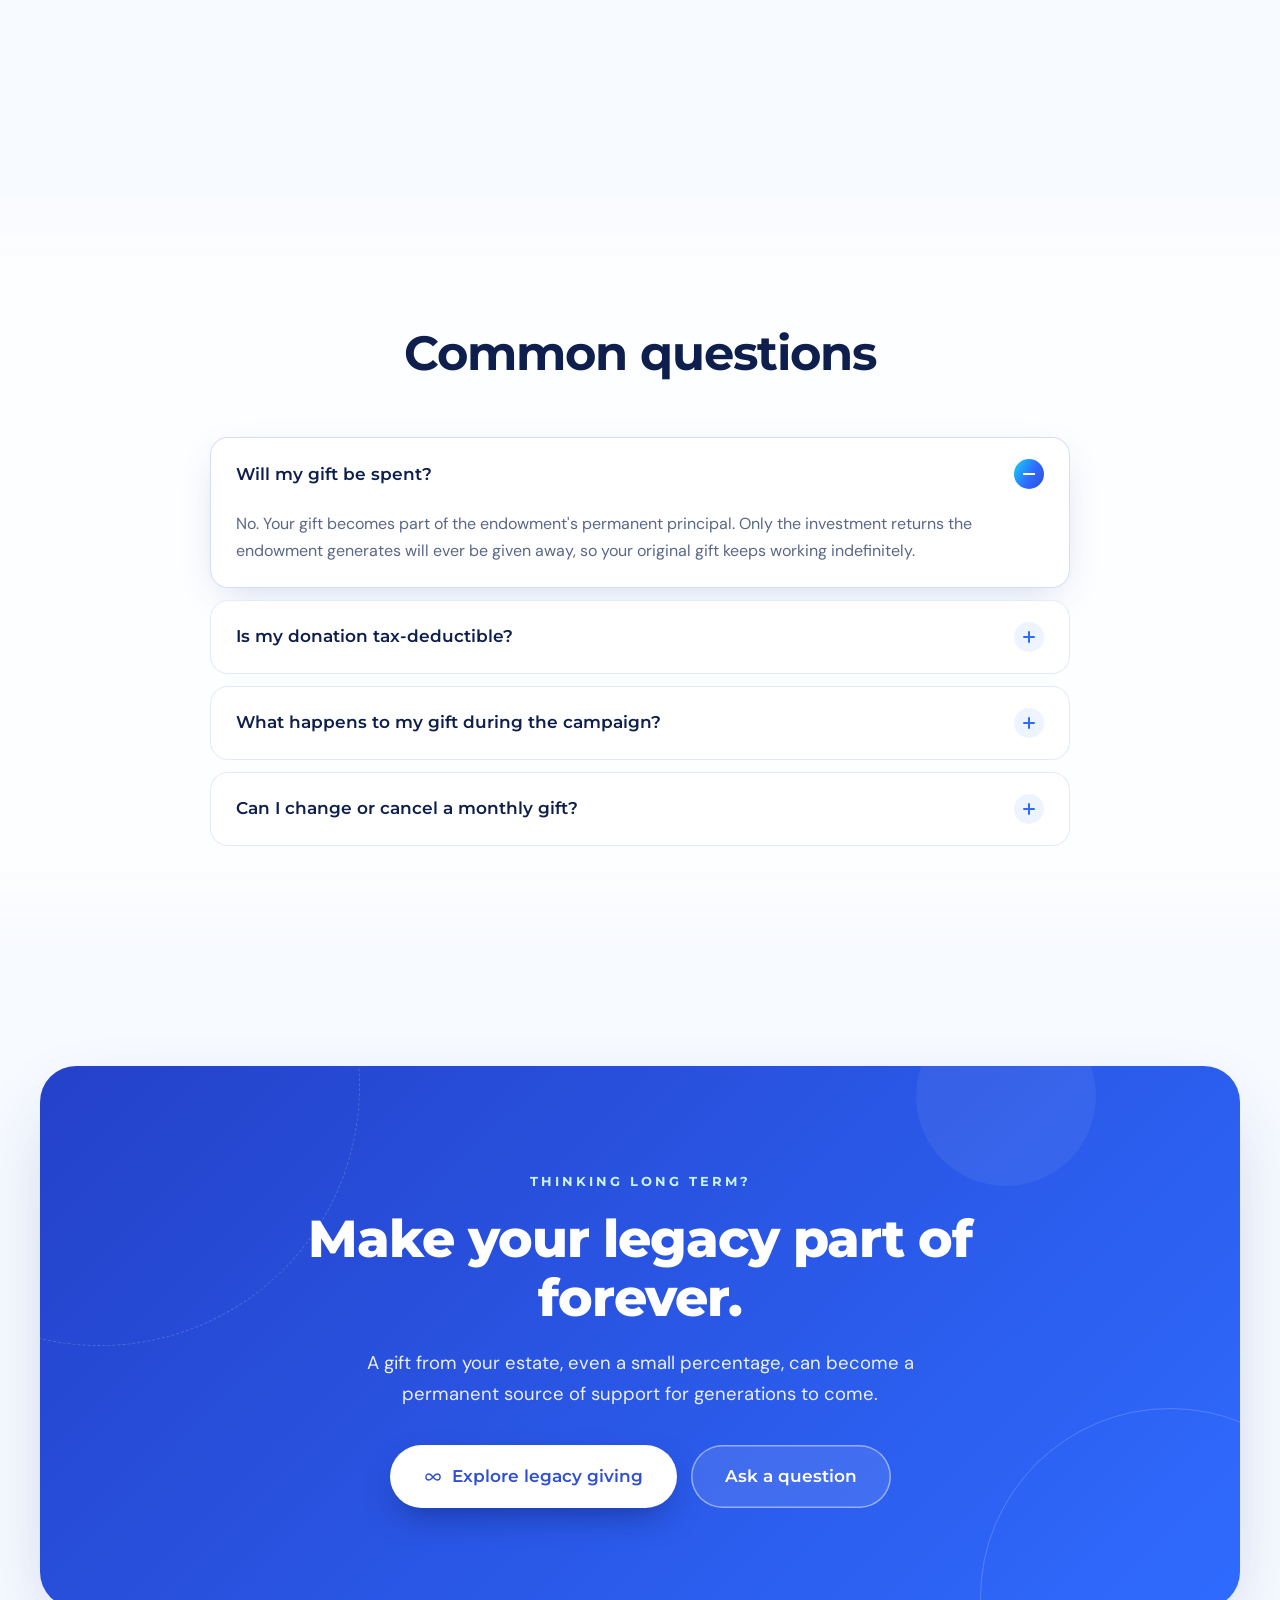
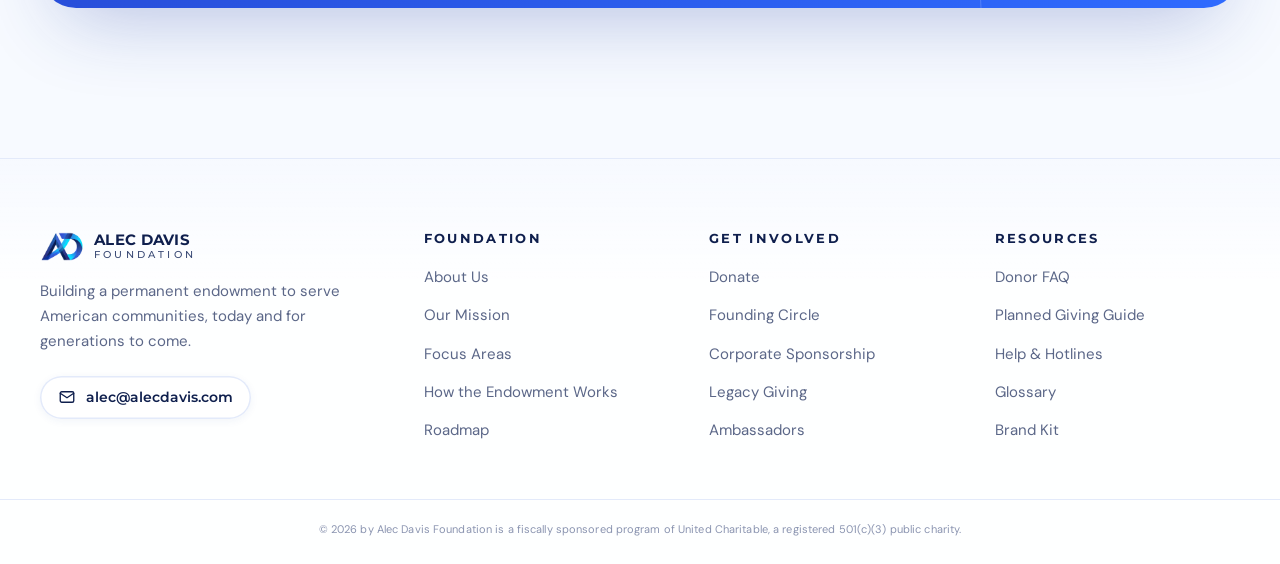
<file: website-beta-design-on-launch/donate.html>
<!DOCTYPE html>
<html lang="en">
<head>
  <meta charset="UTF-8" />
  <meta name="viewport" content="width=device-width, initial-scale=1.0" />
  <title>Donate | Alec Davis Foundation</title>
  <meta name="description" content="Make a one-time or monthly gift to the Alec Davis Foundation's $1 billion permanent endowment. Your gift is never spent; it keeps giving every year, forever." />
  <meta name="theme-color" content="#2f6bff" />
  <meta property="og:title" content="Donate | Alec Davis Foundation" />
  <meta property="og:description" content="A gift that is never spent. Help build a $1 billion endowment that gives every year, forever." />
  <meta property="og:image" content="assets/og-mark.jpg" />
  <link rel="icon" href="assets/favicon/favicon.ico" sizes="any" />
  <link rel="icon" type="image/png" sizes="32x32" href="assets/favicon/favicon-32x32.png" />
  <link rel="icon" type="image/png" sizes="16x16" href="assets/favicon/favicon-16x16.png" />
  <link rel="apple-touch-icon" sizes="180x180" href="assets/favicon/apple-touch-icon.png" />
  <link rel="manifest" href="assets/favicon/site.webmanifest" />
  <link rel="preconnect" href="https://fonts.googleapis.com" />
  <link rel="preconnect" href="https://fonts.gstatic.com" crossorigin />
  <link href="https://fonts.googleapis.com/css2?family=Montserrat:wght@500;600;700;800&family=DM+Sans:opsz,wght@9..40,400;9..40,500;9..40,600&display=swap" rel="stylesheet" />
  <link rel="stylesheet" href="css/styles.css" />
</head>
<body data-page="donate">
<main id="main">

  <!-- ============ DONATE HERO ============ -->
  <section class="hero donate-hero">
    <div class="container donate-grid">
      <div>
        <span class="pill load" style="--d:.05s"><span class="pulse"></span>Building the $1 billion endowment</span>
        <h1 class="split-words" data-delay=".15">Give once. <span class="grad-text">Keep giving forever.</span></h1>
        <p class="lead load" style="--d:.6s">Your gift becomes part of a permanent endowment. The principal is never spent, so every dollar you give today keeps producing new support for American communities, year after year, for generations.</p>
        <ul class="check-list load" style="--d:.75s">
          <li><span class="ck"><i data-i="lock"></i></span><span><strong>100% restricted</strong> to building the permanent endowment.</span></li>
          <li><span class="ck"><i data-i="trend"></i></span><span><strong>Fully invested</strong> during the campaign. No program spending.</span></li>
          <li><span class="ck"><i data-i="shield"></i></span><span><strong>Tax-deductible</strong> to the extent allowed by law.</span></li>
        </ul>
        <div class="donate-photo load" style="--d:.9s">
          <img src="images/hero-give.jpg" alt="Hands holding coins and a note that reads make a change" />
        </div>
      </div>

      <div class="widget load" style="--d:.3s" aria-label="Choose your gift">
        <div class="widget-head">
          <h2>Choose your gift</h2>
          <div class="freq" role="group" aria-label="Gift frequency">
            <button type="button" class="active" data-freq="once" aria-pressed="true">One-time</button>
            <button type="button" data-freq="monthly" aria-pressed="false">Monthly</button>
          </div>
        </div>
        <div class="amounts" id="amounts">
          <button type="button" class="amount" data-amount="50">$50</button>
          <button type="button" class="amount" data-amount="100">$100</button>
          <button type="button" class="amount active" data-amount="250">$250</button>
          <button type="button" class="amount" data-amount="500">$500</button>
          <button type="button" class="amount" data-amount="1000">$1,000</button>
          <button type="button" class="amount" data-amount="5000">$5,000</button>
        </div>
        <label class="calc-label" for="customAmount">Or choose an amount <output id="customOut">$250</output></label>
        <input type="range" id="customAmount" min="25" max="10000" step="25" value="250" />

        <div class="impact">
          <div class="impact-row"><small id="impTotalLabel">Added to the permanent endowment</small><div class="val" id="impTotal">$0</div></div>
          <div class="impact-grid">
            <div><small>Could give every year</small><div class="val sm" id="impYear">$0</div></div>
            <div><small>Given over 100 years</small><div class="val sm" id="imp100">$0</div></div>
          </div>
          <p class="calc-note"><i data-i="lock"></i> And your original gift is still there, ready for the next century. Illustrative, at a 5% annual payout.</p>
        </div>

        <a id="giveBtn" href="#" class="btn btn-primary btn-lg btn-block"><i data-i="heart"></i><span id="giveLabel">Give $250</span><i data-i="arrow" data-c="arrow"></i></a>
        <p class="widget-note">Gifts are received by our 501(c)(3) fiscal sponsor for the endowment campaign and are tax-deductible to the extent allowed by law. <a href="about.html#sponsor">Learn more</a>.</p>
      </div>
    </div>
  </section>

  <!-- ============ WHERE IT GOES ============ -->
  <section class="section">
    <div class="container">
      <div class="section-head center">
        <span class="eyebrow reveal">Where your gift goes</span>
        <h2 class="reveal" style="--d:.08s">A gift that is <span class="grad-text">never used up</span></h2>
        <p class="reveal" style="--d:.16s">Most donations are spent once. Yours will be protected, invested and put to work for good, every year, forever.</p>
      </div>
      <div class="cards">
        <div class="card reveal" style="--d:0s"><div class="icon"><i data-i="lock"></i></div><h3>1. Restricted</h3><p>Your contribution is held as restricted capital, dedicated solely to building and launching the Alec Davis Foundation endowment.</p></div>
        <div class="card reveal" style="--d:.1s"><div class="icon"><i data-i="trend"></i></div><h3>2. Invested</h3><p>It stays invested throughout the campaign and becomes part of the $1 billion principal, which is never spent.</p></div>
        <div class="card reveal" style="--d:.2s"><div class="icon"><i data-i="infinity"></i></div><h3>3. Giving forever</h3><p>Once the foundation launches, the returns on your gift fund programs across 13 pillars of impact, every year.</p></div>
      </div>
    </div>
  </section>

  <!-- ============ QUOTE ============ -->
  <section class="section flush-top">
    <div class="container">
      <div class="quote-band reveal zoom">
        <img src="images/band-yosemite.jpg" alt="" data-parallax=".12" loading="lazy" />
        <blockquote>
          <p>&ldquo;The best time to plant a tree was twenty years ago. The second best time is now.&rdquo;</p>
          <cite>A proverb that captures the spirit of every gift to a permanent endowment.</cite>
        </blockquote>
      </div>
    </div>
  </section>

  <!-- ============ OTHER WAYS ============ -->
  <section class="section">
    <div class="container">
      <div class="section-head center">
        <span class="eyebrow reveal">Other ways to give</span>
        <h2 class="reveal" style="--d:.08s">More ways to <span class="grad-text">build the endowment</span></h2>
      </div>
      <div class="res-grid">
        <a class="res reveal" style="--d:0s" href="get-involved.html#legacy"><div class="top"><span class="icon"><i data-i="infinity"></i></span><span class="kind">Legacy</span></div><h3>Leave a gift in your will</h3><p>Name the foundation in your estate plans. Charitable bequests are generally free of federal estate tax.</p><span class="text-link">Plan a legacy gift<i data-i="arrow"></i></span></a>
        <a class="res reveal" style="--d:.08s" href="get-involved.html#assets"><div class="top"><span class="icon"><i data-i="trend"></i></span><span class="kind">Tax-efficient</span></div><h3>Give stock or a DAF grant</h3><p>Appreciated securities and donor-advised fund grants can stretch your generosity further.</p><span class="text-link">Learn how<i data-i="arrow"></i></span></a>
        <a class="res reveal" style="--d:.16s" href="get-involved.html#corporate"><div class="top"><span class="icon"><i data-i="briefcase"></i></span><span class="kind">Business</span></div><h3>Corporate sponsorship</h3><p>Partner your company with a mission built to outlast every business cycle.</p><span class="text-link">Become a sponsor<i data-i="arrow"></i></span></a>
        <a class="res reveal" style="--d:0s" href="get-involved.html#matching"><div class="top"><span class="icon"><i data-i="repeat"></i></span><span class="kind">Multiply</span></div><h3>Employer matching</h3><p>Ask your employer to match your gift and double what you add to the endowment.</p><span class="text-link">Learn about matching<i data-i="arrow"></i></span></a>
        <a class="res reveal" style="--d:.08s" data-mail="Check or wire transfer gift" href="#"><div class="top"><span class="icon"><i data-i="mail"></i></span><span class="kind">By request</span></div><h3>Check or wire transfer</h3><p>Prefer to give by check or wire? Email us and we will send complete instructions.</p><span class="text-link">Request instructions<i data-i="arrow"></i></span></a>
        <a class="res reveal" style="--d:.16s" data-mail="Major gift conversation" href="#"><div class="top"><span class="icon"><i data-i="star"></i></span><span class="kind">Major gifts</span></div><h3>Founding-level gifts</h3><p>Considering a transformational gift? Let's talk personally about your goals and recognition.</p><span class="text-link">Contact Alec<i data-i="arrow"></i></span></a>
      </div>
    </div>
  </section>

  <!-- ============ FAQ ============ -->
  <section class="section alt-band">
    <div class="container narrow">
      <div class="section-head center">
        <span class="eyebrow reveal">Before you give</span>
        <h2 class="reveal" style="--d:.08s">Common questions</h2>
      </div>
      <div class="faq reveal">
        <details open>
          <summary>Will my gift be spent?<span class="pm"></span></summary>
          <div class="ans"><p>No. Your gift becomes part of the endowment's permanent principal. Only the investment returns the endowment generates will ever be given away, so your original gift keeps working indefinitely.</p></div>
        </details>
        <details>
          <summary>Is my donation tax-deductible?<span class="pm"></span></summary>
          <div class="ans"><p>Yes. Gifts are received by a registered 501(c)(3) public charity serving as our fiscal sponsor, and are tax-deductible to the extent allowed by law. You will receive an acknowledgment for your records.</p></div>
        </details>
        <details>
          <summary>What happens to my gift during the campaign?<span class="pm"></span></summary>
          <div class="ans"><p>It is held as a restricted capital reserve asset, dedicated solely to launching the Alec Davis Foundation, and remains invested. No program distributions are required during this phase.</p></div>
        </details>
        <details>
          <summary>Can I change or cancel a monthly gift?<span class="pm"></span></summary>
          <div class="ans"><p>Of course. Monthly gifts can be changed, paused or cancelled at any time. Just contact us.</p></div>
        </details>
      </div>
    </div>
  </section>

  <!-- ============ CTA ============ -->
  <section class="section">
    <div class="container">
      <div class="cta reveal zoom">
        <span class="ring r1" aria-hidden="true"></span><span class="ring r2" aria-hidden="true"></span><span class="ring r3" aria-hidden="true"></span>
        <div class="cta-inner">
          <span class="eyebrow">Thinking long term?</span>
          <h2>Make your legacy part of forever.</h2>
          <p>A gift from your estate, even a small percentage, can become a permanent source of support for generations to come.</p>
          <div class="hero-actions">
            <a href="get-involved.html#legacy" class="btn btn-white btn-lg"><i data-i="infinity"></i>Explore legacy giving</a>
            <a data-mail="Question about giving" href="#" class="btn btn-outline-white btn-lg">Ask a question</a>
          </div>
        </div>
      </div>
    </div>
  </section>

</main>
<script src="js/main.js"></script>
</body>
</html>
</file>
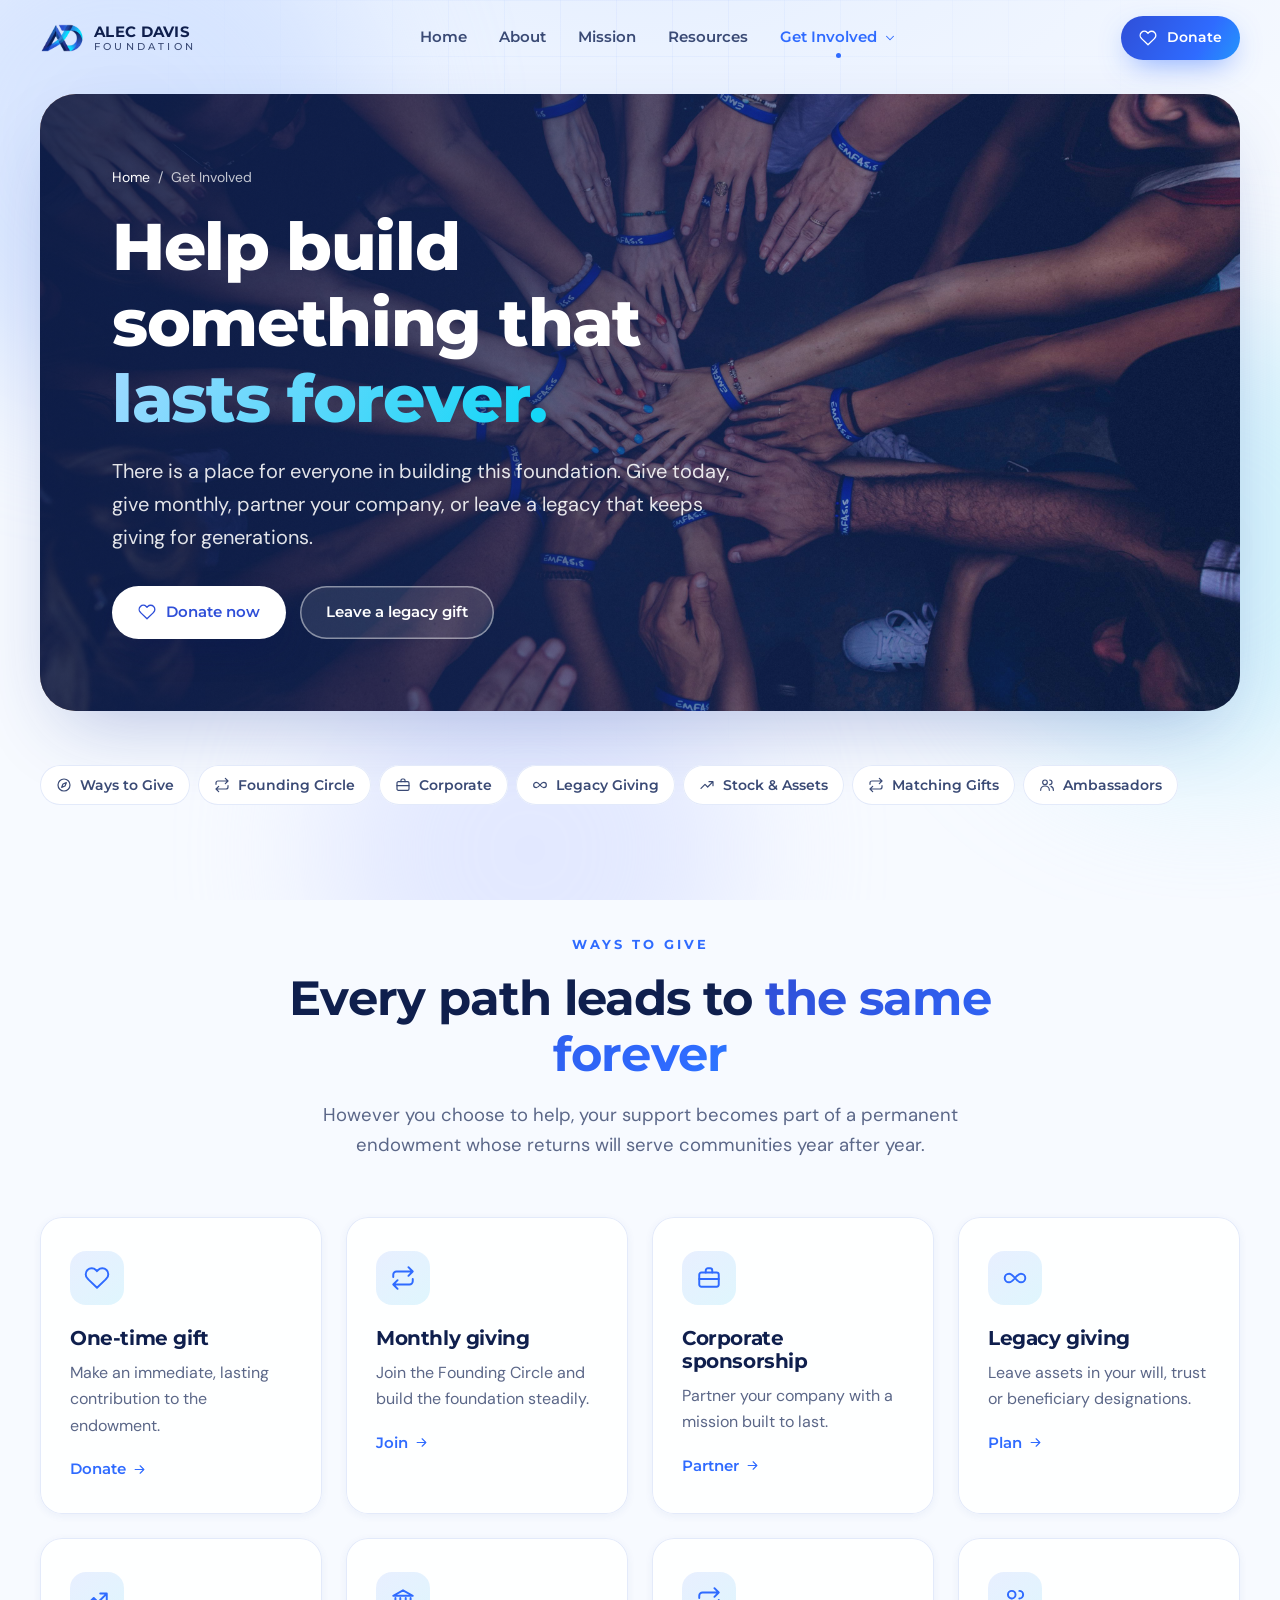
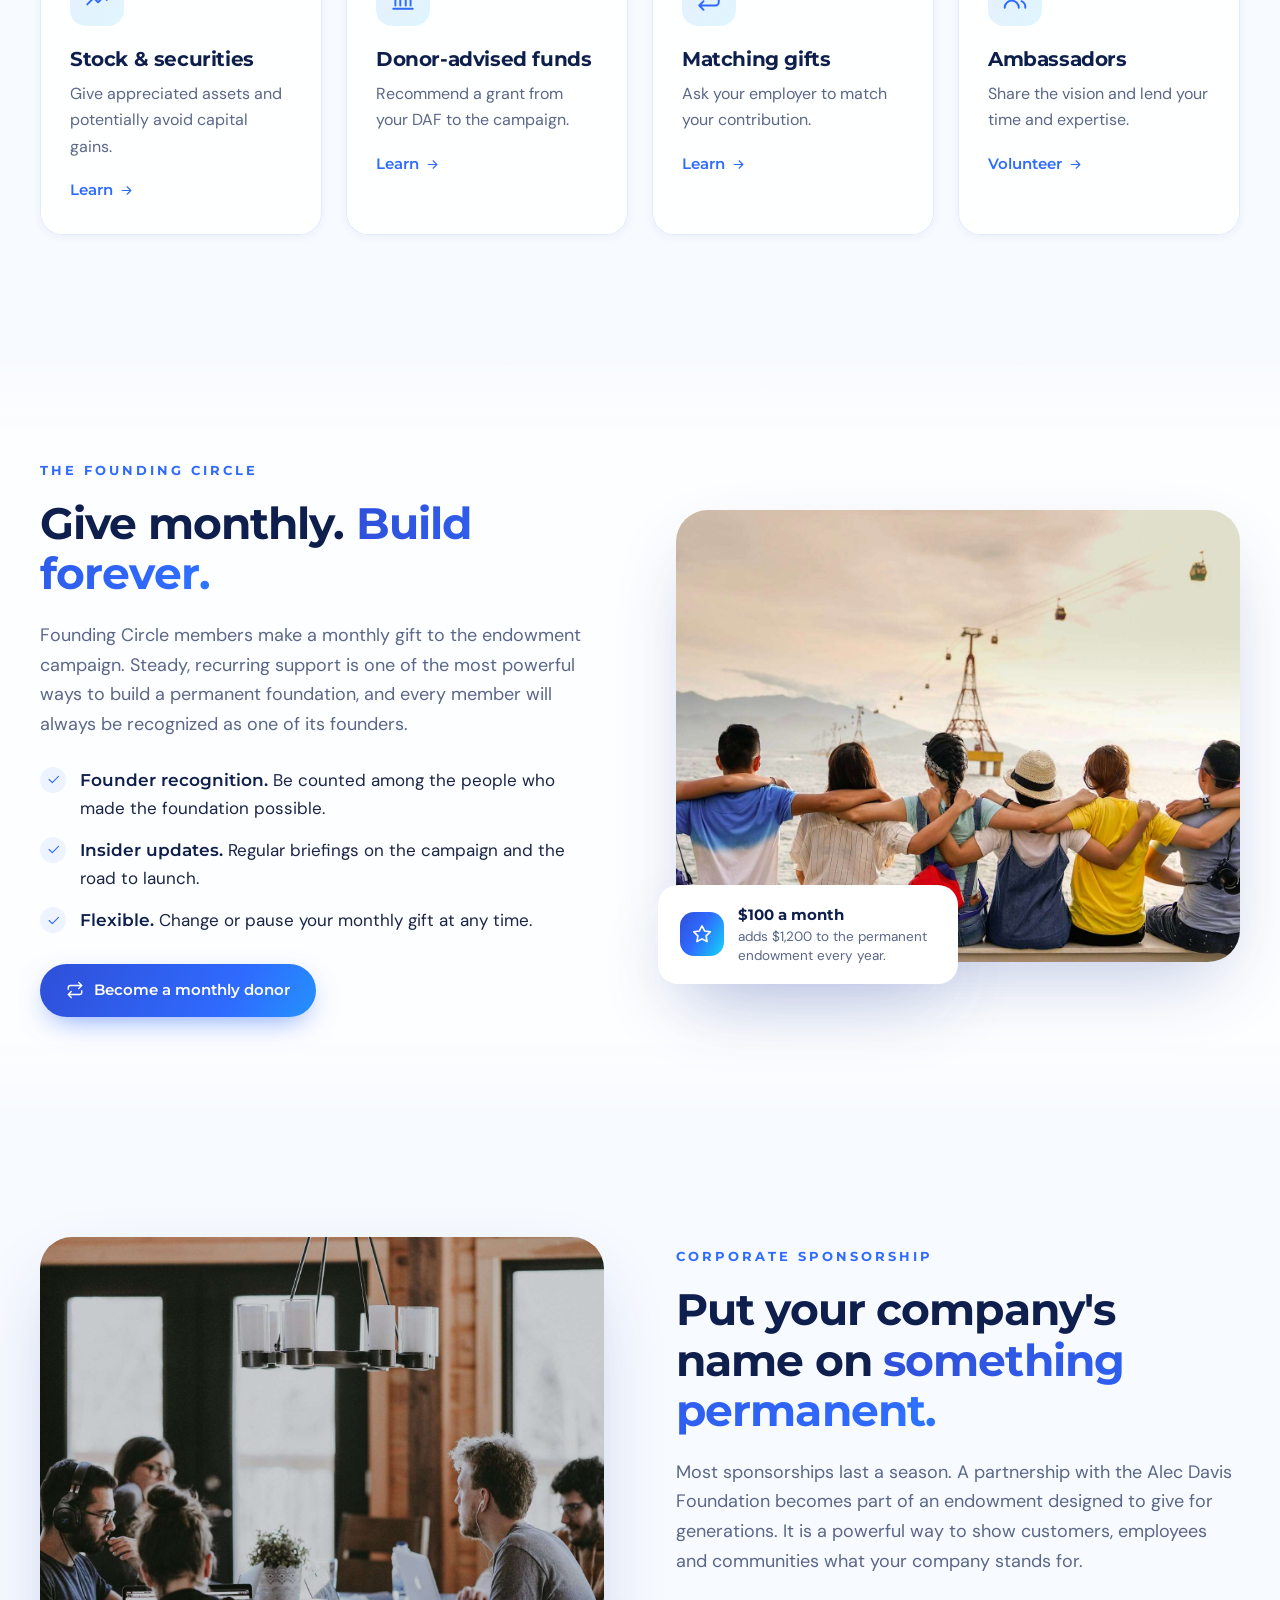
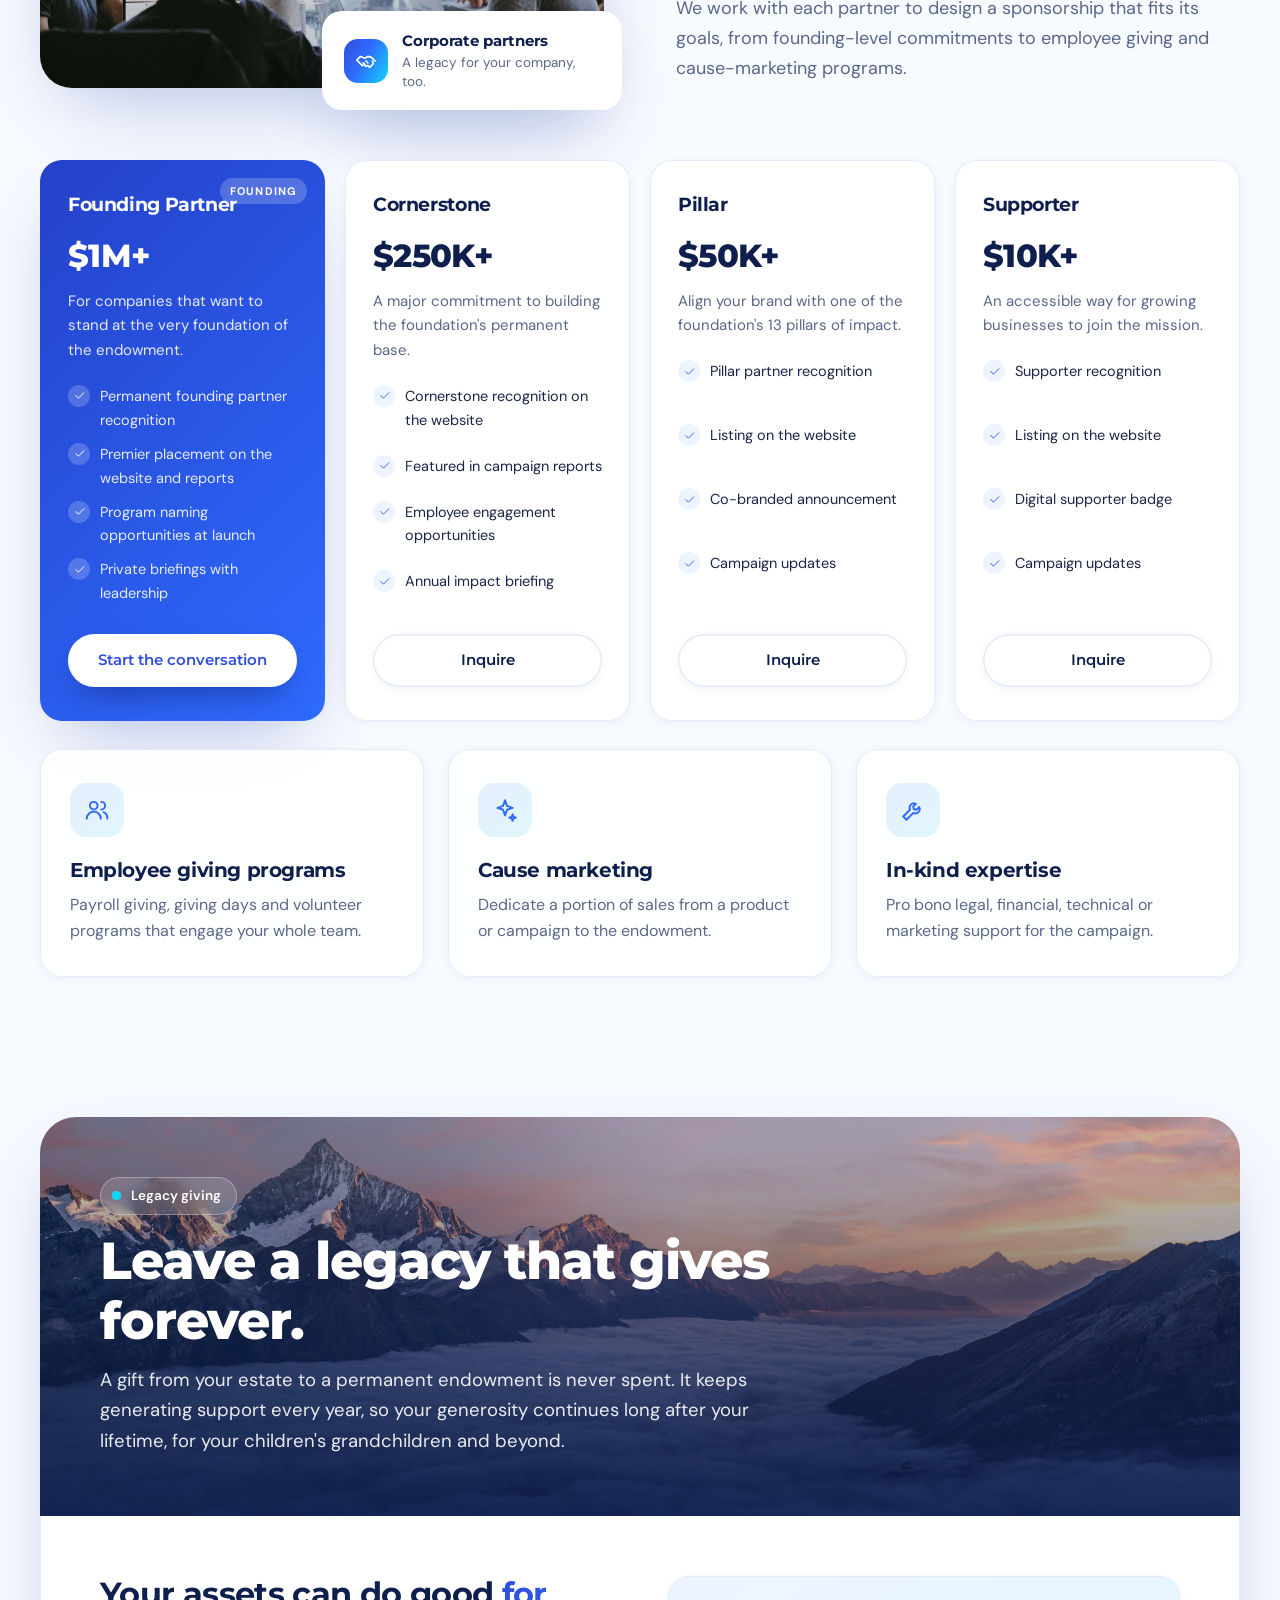
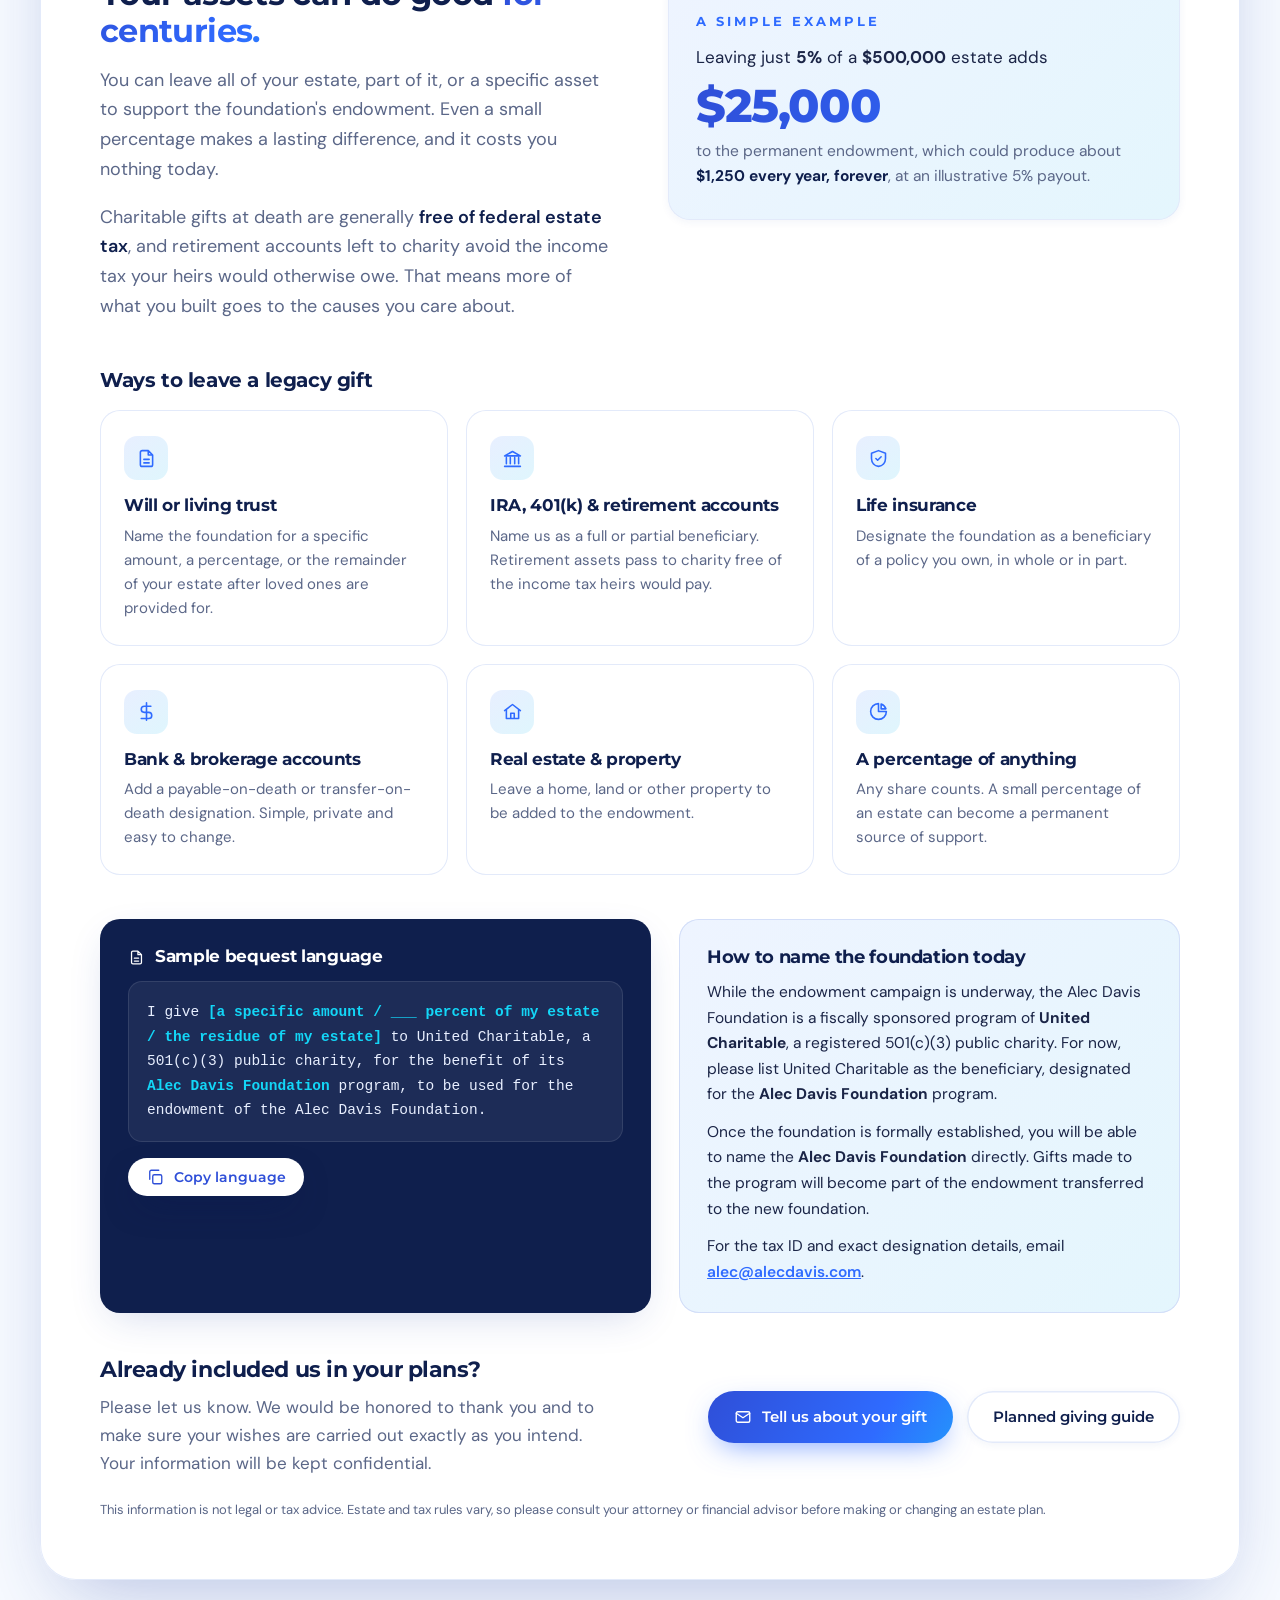
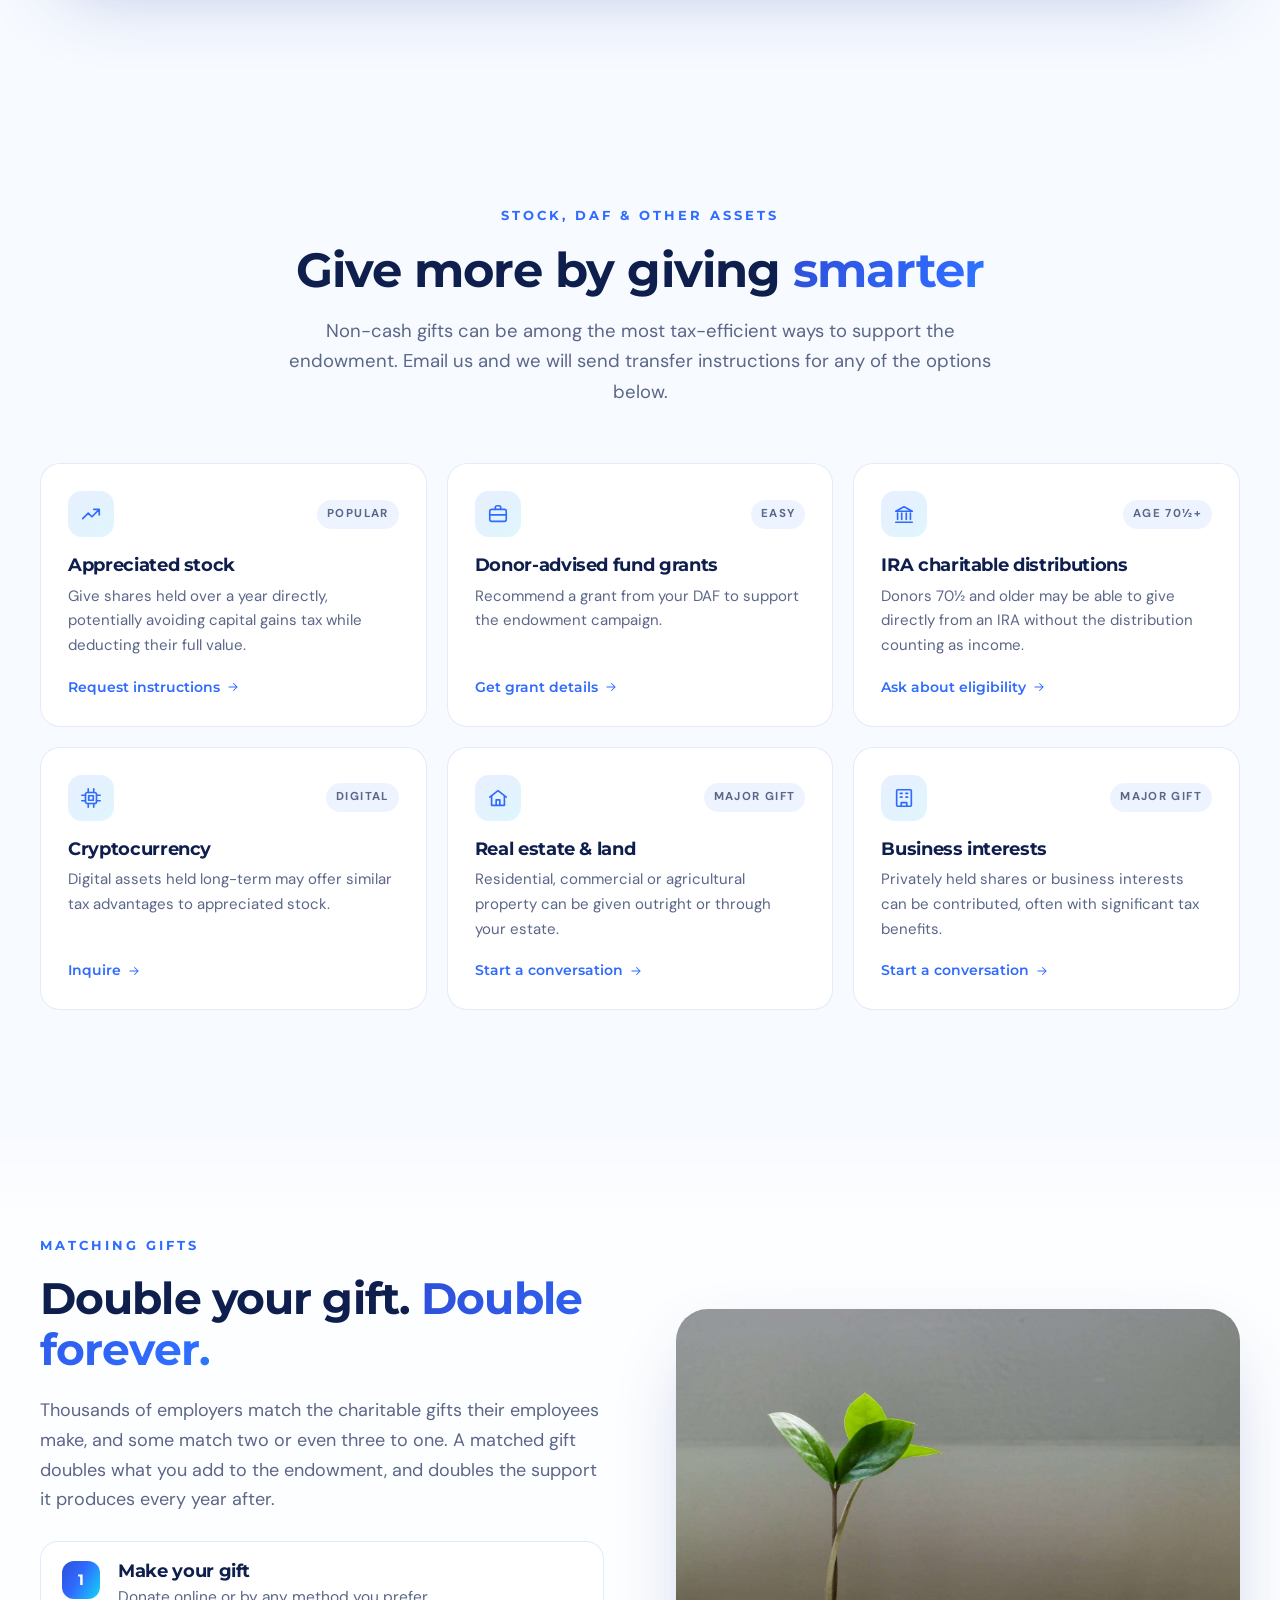
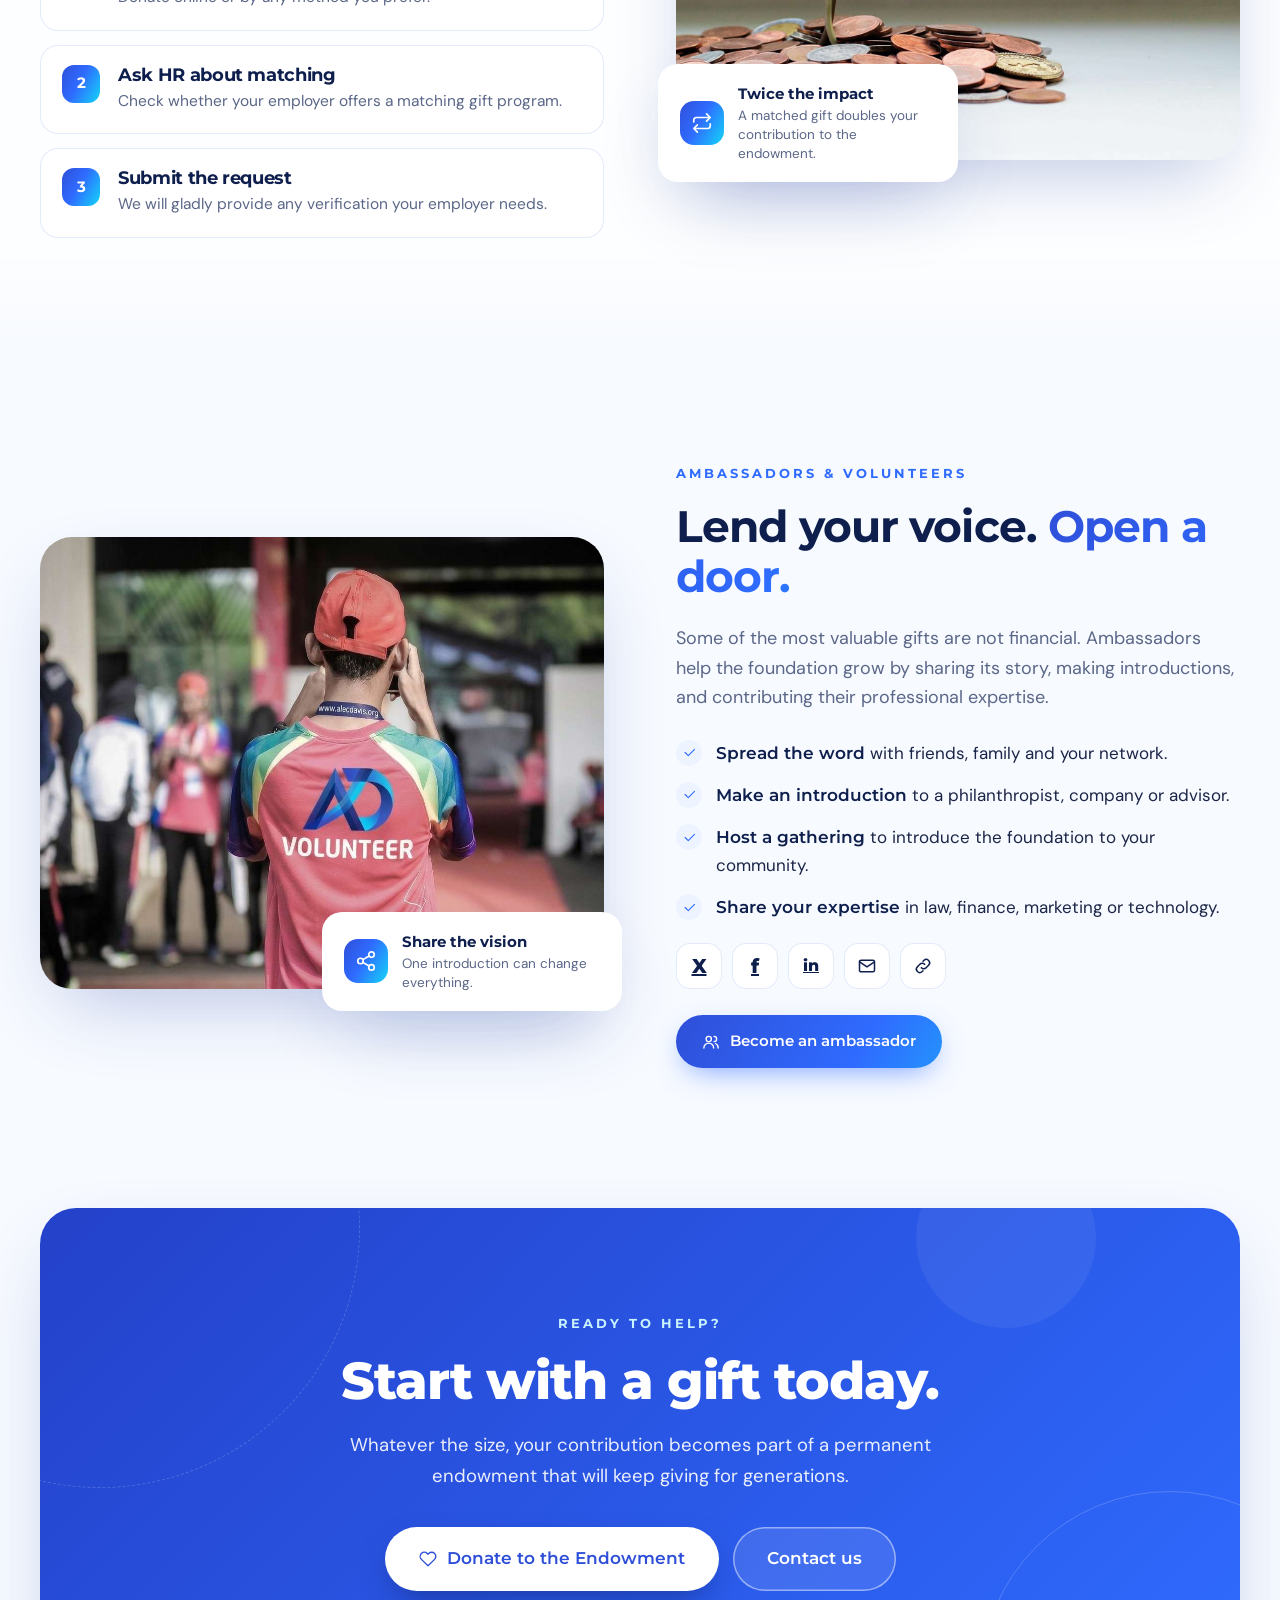
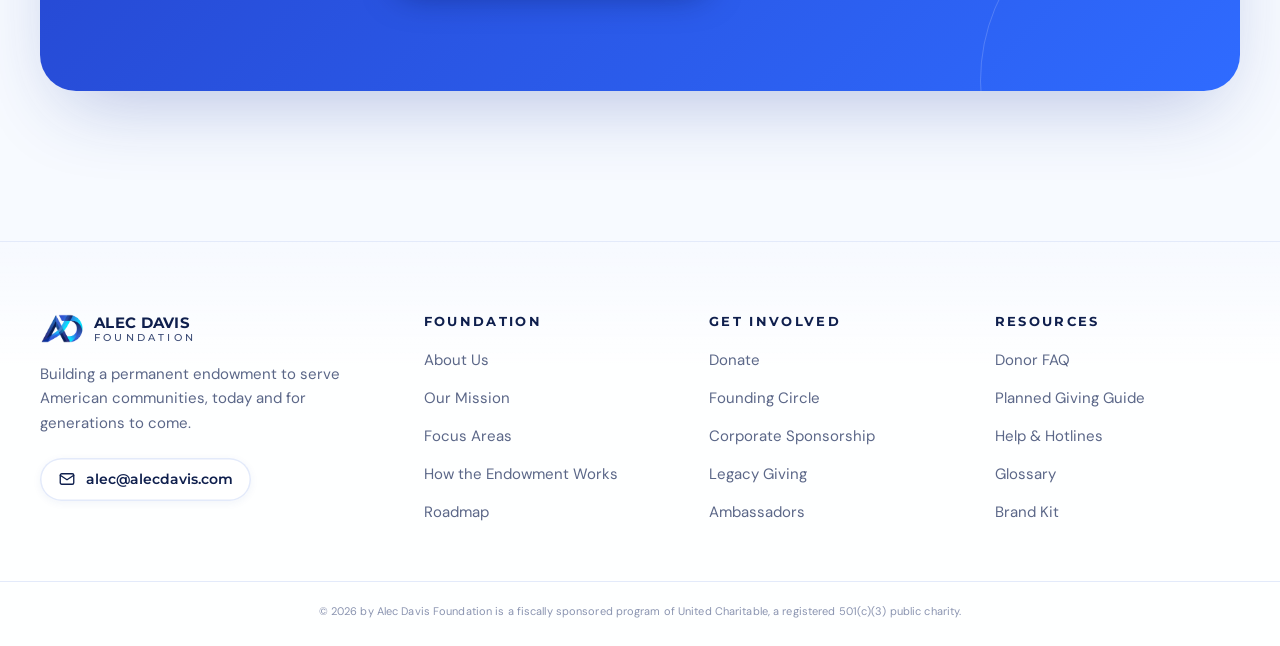
<file: website-beta-design-on-launch/get-involved.html>
<!DOCTYPE html>
<html lang="en">
<head>
  <meta charset="UTF-8" />
  <meta name="viewport" content="width=device-width, initial-scale=1.0" />
  <title>Get Involved | Alec Davis Foundation</title>
  <meta name="description" content="Donate, give monthly, become a corporate sponsor, or leave a legacy gift in your will or estate to the Alec Davis Foundation's permanent endowment." />
  <meta name="theme-color" content="#2f6bff" />
  <meta property="og:title" content="Get Involved | Alec Davis Foundation" />
  <meta property="og:description" content="Every path to help build a $1 billion endowment that gives forever, including legacy gifts that are generally free of federal estate tax." />
  <meta property="og:image" content="assets/og-mark.jpg" />
  <link rel="icon" href="assets/favicon/favicon.ico" sizes="any" />
  <link rel="icon" type="image/png" sizes="32x32" href="assets/favicon/favicon-32x32.png" />
  <link rel="icon" type="image/png" sizes="16x16" href="assets/favicon/favicon-16x16.png" />
  <link rel="apple-touch-icon" sizes="180x180" href="assets/favicon/apple-touch-icon.png" />
  <link rel="manifest" href="assets/favicon/site.webmanifest" />
  <link rel="preconnect" href="https://fonts.googleapis.com" />
  <link rel="preconnect" href="https://fonts.gstatic.com" crossorigin />
  <link href="https://fonts.googleapis.com/css2?family=Montserrat:wght@500;600;700;800&family=DM+Sans:opsz,wght@9..40,400;9..40,500;9..40,600&display=swap" rel="stylesheet" />
  <link rel="stylesheet" href="css/styles.css" />
</head>
<body data-page="involved">
<main id="main">

  <!-- ============ PAGE HERO ============ -->
  <section class="page-hero">
    <div class="container">
      <div class="page-hero-card hero-light load">
        <img src="images/hero-hands.jpg" alt="A circle of hands joined together in unity" fetchpriority="high" />
        <div class="page-hero-body">
          <nav class="crumbs" aria-label="Breadcrumb"><a href="index.html">Home</a><span>/</span><span>Get Involved</span></nav>
          <h1 class="split-words" data-delay=".2">Help build something that <span class="grad-text">lasts forever.</span></h1>
          <p class="load" style="--d:.6s">There is a place for everyone in building this foundation. Give today, give monthly, partner your company, or leave a legacy that keeps giving for generations.</p>
          <div class="hero-actions load" style="--d:.75s">
            <a href="donate.html" class="btn btn-white"><i data-i="heart"></i>Donate now</a>
            <a href="#legacy" class="btn btn-outline-white">Leave a legacy gift</a>
          </div>
        </div>
      </div>
    </div>
  </section>

  <div class="subnav">
    <div class="container">
      <div class="chips" role="navigation" aria-label="Ways to get involved">
        <a class="chip" href="#ways"><i data-i="compass"></i>Ways to Give</a>
        <a class="chip" href="#monthly"><i data-i="repeat"></i>Founding Circle</a>
        <a class="chip" href="#corporate"><i data-i="briefcase"></i>Corporate</a>
        <a class="chip" href="#legacy"><i data-i="infinity"></i>Legacy Giving</a>
        <a class="chip" href="#assets"><i data-i="trend"></i>Stock &amp; Assets</a>
        <a class="chip" href="#matching"><i data-i="repeat"></i>Matching Gifts</a>
        <a class="chip" href="#ambassadors"><i data-i="users"></i>Ambassadors</a>
      </div>
    </div>
  </div>

  <!-- ============ WAYS ============ -->
  <section class="section" id="ways">
    <div class="container">
      <div class="section-head center">
        <span class="eyebrow reveal">Ways to give</span>
        <h2 class="reveal" style="--d:.08s">Every path leads to <span class="grad-text">the same forever</span></h2>
        <p class="reveal" style="--d:.16s">However you choose to help, your support becomes part of a permanent endowment whose returns will serve communities year after year.</p>
      </div>
      <div class="cards four">
        <a class="card reveal" style="--d:0s" href="donate.html"><div class="icon"><i data-i="heart"></i></div><h3>One-time gift</h3><p>Make an immediate, lasting contribution to the endowment.</p><span class="text-link">Donate<i data-i="arrow"></i></span></a>
        <a class="card reveal" style="--d:.08s" href="#monthly"><div class="icon"><i data-i="repeat"></i></div><h3>Monthly giving</h3><p>Join the Founding Circle and build the foundation steadily.</p><span class="text-link">Join<i data-i="arrow"></i></span></a>
        <a class="card reveal" style="--d:.16s" href="#corporate"><div class="icon"><i data-i="briefcase"></i></div><h3>Corporate sponsorship</h3><p>Partner your company with a mission built to last.</p><span class="text-link">Partner<i data-i="arrow"></i></span></a>
        <a class="card reveal" style="--d:.24s" href="#legacy"><div class="icon"><i data-i="infinity"></i></div><h3>Legacy giving</h3><p>Leave assets in your will, trust or beneficiary designations.</p><span class="text-link">Plan<i data-i="arrow"></i></span></a>
        <a class="card reveal" style="--d:0s" href="#assets"><div class="icon"><i data-i="trend"></i></div><h3>Stock &amp; securities</h3><p>Give appreciated assets and potentially avoid capital gains.</p><span class="text-link">Learn<i data-i="arrow"></i></span></a>
        <a class="card reveal" style="--d:.08s" href="#assets"><div class="icon"><i data-i="landmark"></i></div><h3>Donor-advised funds</h3><p>Recommend a grant from your DAF to the campaign.</p><span class="text-link">Learn<i data-i="arrow"></i></span></a>
        <a class="card reveal" style="--d:.16s" href="#matching"><div class="icon"><i data-i="repeat"></i></div><h3>Matching gifts</h3><p>Ask your employer to match your contribution.</p><span class="text-link">Learn<i data-i="arrow"></i></span></a>
        <a class="card reveal" style="--d:.24s" href="#ambassadors"><div class="icon"><i data-i="users"></i></div><h3>Ambassadors</h3><p>Share the vision and lend your time and expertise.</p><span class="text-link">Volunteer<i data-i="arrow"></i></span></a>
      </div>
    </div>
  </section>

  <!-- ============ FOUNDING CIRCLE ============ -->
  <section class="section alt-band" id="monthly">
    <div class="container split">
      <div>
        <span class="eyebrow reveal">The Founding Circle</span>
        <h2 class="reveal" style="--d:.08s">Give monthly. <span class="grad-text">Build forever.</span></h2>
        <div class="prose reveal" style="--d:.16s">
          <p>Founding Circle members make a monthly gift to the endowment campaign. Steady, recurring support is one of the most powerful ways to build a permanent foundation, and every member will always be recognized as one of its founders.</p>
        </div>
        <ul class="check-list reveal" style="--d:.24s">
          <li><span class="ck"><i data-i="check"></i></span><span><strong>Founder recognition.</strong> Be counted among the people who made the foundation possible.</span></li>
          <li><span class="ck"><i data-i="check"></i></span><span><strong>Insider updates.</strong> Regular briefings on the campaign and the road to launch.</span></li>
          <li><span class="ck"><i data-i="check"></i></span><span><strong>Flexible.</strong> Change or pause your monthly gift at any time.</span></li>
        </ul>
        <div class="hero-actions reveal" style="--d:.32s;margin-top:30px">
          <a href="donate.html?freq=monthly" class="btn btn-primary"><i data-i="repeat"></i>Become a monthly donor</a>
        </div>
      </div>
      <div class="split-media reveal from-right">
        <div class="photo"><img src="images/youth.jpg" alt="A group of young friends sitting together, arms around each other" loading="lazy" /></div>
        <div class="badge left"><span class="fc-ic"><i data-i="star"></i></span><div><strong>$100 a month</strong><span>adds $1,200 to the permanent endowment every year.</span></div></div>
      </div>
    </div>
  </section>

  <!-- ============ CORPORATE ============ -->
  <section class="section" id="corporate">
    <div class="container">
      <div class="split" style="margin-bottom:72px">
        <div class="split-media reveal from-left">
          <div class="photo"><img src="images/corporate.jpg" alt="A team collaborating around a table in a bright office" loading="lazy" /></div>
          <div class="badge"><span class="fc-ic"><i data-i="handshake"></i></span><div><strong>Corporate partners</strong><span>A legacy for your company, too.</span></div></div>
        </div>
        <div>
          <span class="eyebrow reveal">Corporate sponsorship</span>
          <h2 class="reveal" style="--d:.08s">Put your company's name on <span class="grad-text">something permanent.</span></h2>
          <div class="prose reveal" style="--d:.16s">
            <p>Most sponsorships last a season. A partnership with the Alec Davis Foundation becomes part of an endowment designed to give for generations. It is a powerful way to show customers, employees and communities what your company stands for.</p>
            <p>We work with each partner to design a sponsorship that fits its goals, from founding-level commitments to employee giving and cause-marketing programs.</p>
          </div>
        </div>
      </div>

      <div class="tiers">
        <div class="tier featured reveal" style="--d:0s">
          <span class="flag">Founding</span>
          <h3>Founding Partner</h3>
          <div class="price">$1M+</div>
          <p>For companies that want to stand at the very foundation of the endowment.</p>
          <ul>
            <li><span class="ck"><i data-i="check"></i></span>Permanent founding partner recognition</li>
            <li><span class="ck"><i data-i="check"></i></span>Premier placement on the website and reports</li>
            <li><span class="ck"><i data-i="check"></i></span>Program naming opportunities at launch</li>
            <li><span class="ck"><i data-i="check"></i></span>Private briefings with leadership</li>
          </ul>
          <a data-mail="Founding Partner sponsorship" href="#" class="btn btn-white btn-block">Start the conversation</a>
        </div>
        <div class="tier reveal" style="--d:.08s">
          <h3>Cornerstone</h3>
          <div class="price">$250K+</div>
          <p>A major commitment to building the foundation's permanent base.</p>
          <ul>
            <li><span class="ck"><i data-i="check"></i></span>Cornerstone recognition on the website</li>
            <li><span class="ck"><i data-i="check"></i></span>Featured in campaign reports</li>
            <li><span class="ck"><i data-i="check"></i></span>Employee engagement opportunities</li>
            <li><span class="ck"><i data-i="check"></i></span>Annual impact briefing</li>
          </ul>
          <a data-mail="Cornerstone sponsorship" href="#" class="btn btn-ghost btn-block">Inquire</a>
        </div>
        <div class="tier reveal" style="--d:.16s">
          <h3>Pillar</h3>
          <div class="price">$50K+</div>
          <p>Align your brand with one of the foundation's 13 pillars of impact.</p>
          <ul>
            <li><span class="ck"><i data-i="check"></i></span>Pillar partner recognition</li>
            <li><span class="ck"><i data-i="check"></i></span>Listing on the website</li>
            <li><span class="ck"><i data-i="check"></i></span>Co-branded announcement</li>
            <li><span class="ck"><i data-i="check"></i></span>Campaign updates</li>
          </ul>
          <a data-mail="Pillar sponsorship" href="#" class="btn btn-ghost btn-block">Inquire</a>
        </div>
        <div class="tier reveal" style="--d:.24s">
          <h3>Supporter</h3>
          <div class="price">$10K+</div>
          <p>An accessible way for growing businesses to join the mission.</p>
          <ul>
            <li><span class="ck"><i data-i="check"></i></span>Supporter recognition</li>
            <li><span class="ck"><i data-i="check"></i></span>Listing on the website</li>
            <li><span class="ck"><i data-i="check"></i></span>Digital supporter badge</li>
            <li><span class="ck"><i data-i="check"></i></span>Campaign updates</li>
          </ul>
          <a data-mail="Supporter sponsorship" href="#" class="btn btn-ghost btn-block">Inquire</a>
        </div>
      </div>

      <div class="cards" style="margin-top:28px">
        <div class="card reveal" style="--d:0s"><div class="icon"><i data-i="users"></i></div><h3>Employee giving programs</h3><p>Payroll giving, giving days and volunteer programs that engage your whole team.</p></div>
        <div class="card reveal" style="--d:.1s"><div class="icon"><i data-i="sparkle"></i></div><h3>Cause marketing</h3><p>Dedicate a portion of sales from a product or campaign to the endowment.</p></div>
        <div class="card reveal" style="--d:.2s"><div class="icon"><i data-i="wrench"></i></div><h3>In-kind expertise</h3><p>Pro bono legal, financial, technical or marketing support for the campaign.</p></div>
      </div>
    </div>
  </section>

  <!-- ============ LEGACY ============ -->
  <section class="section flush-top" id="legacy">
    <div class="container">
      <div class="legacy reveal zoom">
        <div class="legacy-top">
          <img src="images/band-mountains.jpg" alt="Mountain peaks rising above a sea of clouds at sunrise" loading="lazy" />
          <div class="inner">
            <span class="pill on-dark"><span class="pulse"></span>Legacy giving</span>
            <h2>Leave a legacy that gives forever.</h2>
            <p>A gift from your estate to a permanent endowment is never spent. It keeps generating support every year, so your generosity continues long after your lifetime, for your children's grandchildren and beyond.</p>
          </div>
        </div>
        <div class="legacy-body">

          <div class="split" style="gap:56px;align-items:start;margin-bottom:48px">
            <div>
              <h3 style="font-size:clamp(24px,2.8vw,32px);margin-bottom:16px">Your assets can do good <span class="grad-text">for centuries.</span></h3>
              <div class="prose">
                <p>You can leave all of your estate, part of it, or a specific asset to support the foundation's endowment. Even a small percentage makes a lasting difference, and it costs you nothing today.</p>
                <p>Charitable gifts at death are generally <strong>free of federal estate tax</strong>, and retirement accounts left to charity avoid the income tax your heirs would otherwise owe. That means more of what you built goes to the causes you care about.</p>
              </div>
            </div>
            <div class="stat" style="background:linear-gradient(135deg,#eef4ff,#e4f6fd)">
              <small class="eyebrow" style="margin-bottom:10px">A simple example</small>
              <p style="color:var(--ink);font-size:17px;margin:0">Leaving just <strong>5%</strong> of a <strong>$500,000</strong> estate adds</p>
              <div class="stat-num grad-text" data-count="25000" data-prefix="$" style="margin:12px 0 10px">$0</div>
              <p style="margin:0">to the permanent endowment, which could produce about <strong style="color:var(--navy)">$1,250 every year, forever</strong>, at an illustrative 5% payout.</p>
            </div>
          </div>

          <h3 style="font-size:20px;margin-bottom:18px" class="reveal">Ways to leave a legacy gift</h3>
          <div class="gift-types">
            <div class="item reveal" style="--d:0s"><div class="icon"><i data-i="doc"></i></div><h3>Will or living trust</h3><p>Name the foundation for a specific amount, a percentage, or the remainder of your estate after loved ones are provided for.</p></div>
            <div class="item reveal" style="--d:.06s"><div class="icon"><i data-i="landmark"></i></div><h3>IRA, 401(k) &amp; retirement accounts</h3><p>Name us as a full or partial beneficiary. Retirement assets pass to charity free of the income tax heirs would pay.</p></div>
            <div class="item reveal" style="--d:.12s"><div class="icon"><i data-i="shield"></i></div><h3>Life insurance</h3><p>Designate the foundation as a beneficiary of a policy you own, in whole or in part.</p></div>
            <div class="item reveal" style="--d:0s"><div class="icon"><i data-i="dollar"></i></div><h3>Bank &amp; brokerage accounts</h3><p>Add a payable-on-death or transfer-on-death designation. Simple, private and easy to change.</p></div>
            <div class="item reveal" style="--d:.06s"><div class="icon"><i data-i="home"></i></div><h3>Real estate &amp; property</h3><p>Leave a home, land or other property to be added to the endowment.</p></div>
            <div class="item reveal" style="--d:.12s"><div class="icon"><i data-i="pie"></i></div><h3>A percentage of anything</h3><p>Any share counts. A small percentage of an estate can become a permanent source of support.</p></div>
          </div>

          <div class="designation">
            <div class="code-box reveal from-left">
              <h3><i data-i="doc"></i>Sample bequest language</h3>
              <div class="text" id="bequestText">I give <b>[a specific amount / ___ percent of my estate / the residue of my estate]</b> to United Charitable, a 501(c)(3) public charity, for the benefit of its <b>Alec Davis Foundation</b> program, to be used for the endowment of the Alec Davis Foundation.</div>
              <button class="btn btn-white btn-sm copy-btn" data-copy="#bequestText" data-toast="Bequest language copied"><i data-i="copy"></i>Copy language</button>
            </div>
            <div class="info-box reveal from-right">
              <h3>How to name the foundation today</h3>
              <p>While the endowment campaign is underway, the Alec Davis Foundation is a fiscally sponsored program of <strong>United Charitable</strong>, a registered 501(c)(3) public charity. For now, please list United Charitable as the beneficiary, designated for the <strong>Alec Davis Foundation</strong> program.</p>
              <p>Once the foundation is formally established, you will be able to name the <strong>Alec Davis Foundation</strong> directly. Gifts made to the program will become part of the endowment transferred to the new foundation.</p>
              <p>For the tax ID and exact designation details, email <a data-mail="Legacy gift designation details" href="#" style="color:var(--blue);font-weight:600">alec@alecdavis.com</a>.</p>
            </div>
          </div>

          <div class="split" style="gap:40px;margin-top:44px;align-items:center">
            <div>
              <h3 style="font-size:22px;margin-bottom:10px">Already included us in your plans?</h3>
              <p class="muted">Please let us know. We would be honored to thank you and to make sure your wishes are carried out exactly as you intend. Your information will be kept confidential.</p>
            </div>
            <div class="hero-actions" style="justify-content:flex-end">
              <a data-mail="I have included the Alec Davis Foundation in my estate plans" href="#" class="btn btn-primary"><i data-i="mail"></i>Tell us about your gift</a>
              <a href="resources.html#planned" class="btn btn-ghost">Planned giving guide</a>
            </div>
          </div>

          <p class="fine">This information is not legal or tax advice. Estate and tax rules vary, so please consult your attorney or financial advisor before making or changing an estate plan.</p>
        </div>
      </div>
    </div>
  </section>

  <!-- ============ STOCK & ASSETS ============ -->
  <section class="section" id="assets">
    <div class="container">
      <div class="section-head center">
        <span class="eyebrow reveal">Stock, DAF &amp; other assets</span>
        <h2 class="reveal" style="--d:.08s">Give more by giving <span class="grad-text">smarter</span></h2>
        <p class="reveal" style="--d:.16s">Non-cash gifts can be among the most tax-efficient ways to support the endowment. Email us and we will send transfer instructions for any of the options below.</p>
      </div>
      <div class="res-grid">
        <a class="res reveal" style="--d:0s" data-mail="Stock gift to the Alec Davis Foundation" href="#"><div class="top"><span class="icon"><i data-i="trend"></i></span><span class="kind">Popular</span></div><h3>Appreciated stock</h3><p>Give shares held over a year directly, potentially avoiding capital gains tax while deducting their full value.</p><span class="text-link">Request instructions<i data-i="arrow"></i></span></a>
        <a class="res reveal" style="--d:.08s" data-mail="DAF grant to the Alec Davis Foundation" href="#"><div class="top"><span class="icon"><i data-i="briefcase"></i></span><span class="kind">Easy</span></div><h3>Donor-advised fund grants</h3><p>Recommend a grant from your DAF to support the endowment campaign.</p><span class="text-link">Get grant details<i data-i="arrow"></i></span></a>
        <a class="res reveal" style="--d:.16s" data-mail="IRA charitable distribution" href="#"><div class="top"><span class="icon"><i data-i="landmark"></i></span><span class="kind">Age 70&frac12;+</span></div><h3>IRA charitable distributions</h3><p>Donors 70&frac12; and older may be able to give directly from an IRA without the distribution counting as income.</p><span class="text-link">Ask about eligibility<i data-i="arrow"></i></span></a>
        <a class="res reveal" style="--d:0s" data-mail="Cryptocurrency gift" href="#"><div class="top"><span class="icon"><i data-i="cpu"></i></span><span class="kind">Digital</span></div><h3>Cryptocurrency</h3><p>Digital assets held long-term may offer similar tax advantages to appreciated stock.</p><span class="text-link">Inquire<i data-i="arrow"></i></span></a>
        <a class="res reveal" style="--d:.08s" data-mail="Real estate gift" href="#"><div class="top"><span class="icon"><i data-i="home"></i></span><span class="kind">Major gift</span></div><h3>Real estate &amp; land</h3><p>Residential, commercial or agricultural property can be given outright or through your estate.</p><span class="text-link">Start a conversation<i data-i="arrow"></i></span></a>
        <a class="res reveal" style="--d:.16s" data-mail="Business interest gift" href="#"><div class="top"><span class="icon"><i data-i="building"></i></span><span class="kind">Major gift</span></div><h3>Business interests</h3><p>Privately held shares or business interests can be contributed, often with significant tax benefits.</p><span class="text-link">Start a conversation<i data-i="arrow"></i></span></a>
      </div>
    </div>
  </section>

  <!-- ============ MATCHING ============ -->
  <section class="section alt-band" id="matching">
    <div class="container split">
      <div>
        <span class="eyebrow reveal">Matching gifts</span>
        <h2 class="reveal" style="--d:.08s">Double your gift. <span class="grad-text">Double forever.</span></h2>
        <div class="prose reveal" style="--d:.16s">
          <p>Thousands of employers match the charitable gifts their employees make, and some match two or even three to one. A matched gift doubles what you add to the endowment, and doubles the support it produces every year after.</p>
        </div>
        <ol class="engine-steps" style="margin-top:26px">
          <li class="reveal" style="--d:.2s"><span class="n">1</span><div><h3>Make your gift</h3><p>Donate online or by any method you prefer.</p></div></li>
          <li class="reveal" style="--d:.28s"><span class="n">2</span><div><h3>Ask HR about matching</h3><p>Check whether your employer offers a matching gift program.</p></div></li>
          <li class="reveal" style="--d:.36s"><span class="n">3</span><div><h3>Submit the request</h3><p>We will gladly provide any verification your employer needs.</p></div></li>
        </ol>
      </div>
      <div class="split-media reveal from-right">
        <div class="photo"><img src="images/growth-coins.jpg" alt="A green seedling growing from a pile of coins" loading="lazy" /></div>
        <div class="badge left"><span class="fc-ic"><i data-i="repeat"></i></span><div><strong>Twice the impact</strong><span>A matched gift doubles your contribution to the endowment.</span></div></div>
      </div>
    </div>
  </section>

  <!-- ============ AMBASSADORS ============ -->
  <section class="section" id="ambassadors">
    <div class="container split">
      <div class="split-media reveal from-left">
        <div class="photo"><img src="images/volunteer.jpg" alt="A volunteer in a bright shirt at a community event" loading="lazy" /></div>
        <div class="badge"><span class="fc-ic"><i data-i="share"></i></span><div><strong>Share the vision</strong><span>One introduction can change everything.</span></div></div>
      </div>
      <div>
        <span class="eyebrow reveal">Ambassadors &amp; volunteers</span>
        <h2 class="reveal" style="--d:.08s">Lend your voice. <span class="grad-text">Open a door.</span></h2>
        <div class="prose reveal" style="--d:.16s">
          <p>Some of the most valuable gifts are not financial. Ambassadors help the foundation grow by sharing its story, making introductions, and contributing their professional expertise.</p>
        </div>
        <ul class="check-list reveal" style="--d:.24s">
          <li><span class="ck"><i data-i="check"></i></span><span><strong>Spread the word</strong> with friends, family and your network.</span></li>
          <li><span class="ck"><i data-i="check"></i></span><span><strong>Make an introduction</strong> to a philanthropist, company or advisor.</span></li>
          <li><span class="ck"><i data-i="check"></i></span><span><strong>Host a gathering</strong> to introduce the foundation to your community.</span></li>
          <li><span class="ck"><i data-i="check"></i></span><span><strong>Share your expertise</strong> in law, finance, marketing or technology.</span></li>
        </ul>
        <div class="share reveal" style="--d:.3s" aria-label="Share this site">
          <a data-share="x" href="#" aria-label="Share on X"><span style="font-weight:800;font-family:Montserrat">X</span></a>
          <a data-share="facebook" href="#" aria-label="Share on Facebook"><span style="font-weight:800;font-family:Montserrat">f</span></a>
          <a data-share="linkedin" href="#" aria-label="Share on LinkedIn"><span style="font-weight:800;font-family:Montserrat;font-size:16px">in</span></a>
          <a data-share="email" href="#" aria-label="Share by email"><i data-i="mail"></i></a>
          <button data-share="copy" aria-label="Copy link"><i data-i="link"></i></button>
        </div>
        <div class="hero-actions reveal" style="--d:.36s;margin-top:26px">
          <a data-mail="I would like to become an ambassador" href="#" class="btn btn-primary"><i data-i="users"></i>Become an ambassador</a>
        </div>
      </div>
    </div>
  </section>

  <!-- ============ CTA ============ -->
  <section class="section flush-top">
    <div class="container">
      <div class="cta reveal zoom">
        <span class="ring r1" aria-hidden="true"></span><span class="ring r2" aria-hidden="true"></span><span class="ring r3" aria-hidden="true"></span>
        <div class="cta-inner">
          <span class="eyebrow">Ready to help?</span>
          <h2>Start with a gift today.</h2>
          <p>Whatever the size, your contribution becomes part of a permanent endowment that will keep giving for generations.</p>
          <div class="hero-actions">
            <a href="donate.html" class="btn btn-white btn-lg"><i data-i="heart"></i>Donate to the Endowment</a>
            <a data-mail="Getting involved with the Alec Davis Foundation" href="#" class="btn btn-outline-white btn-lg">Contact us</a>
          </div>
        </div>
      </div>
    </div>
  </section>

</main>
<script src="js/main.js"></script>
</body>
</html>
</file>
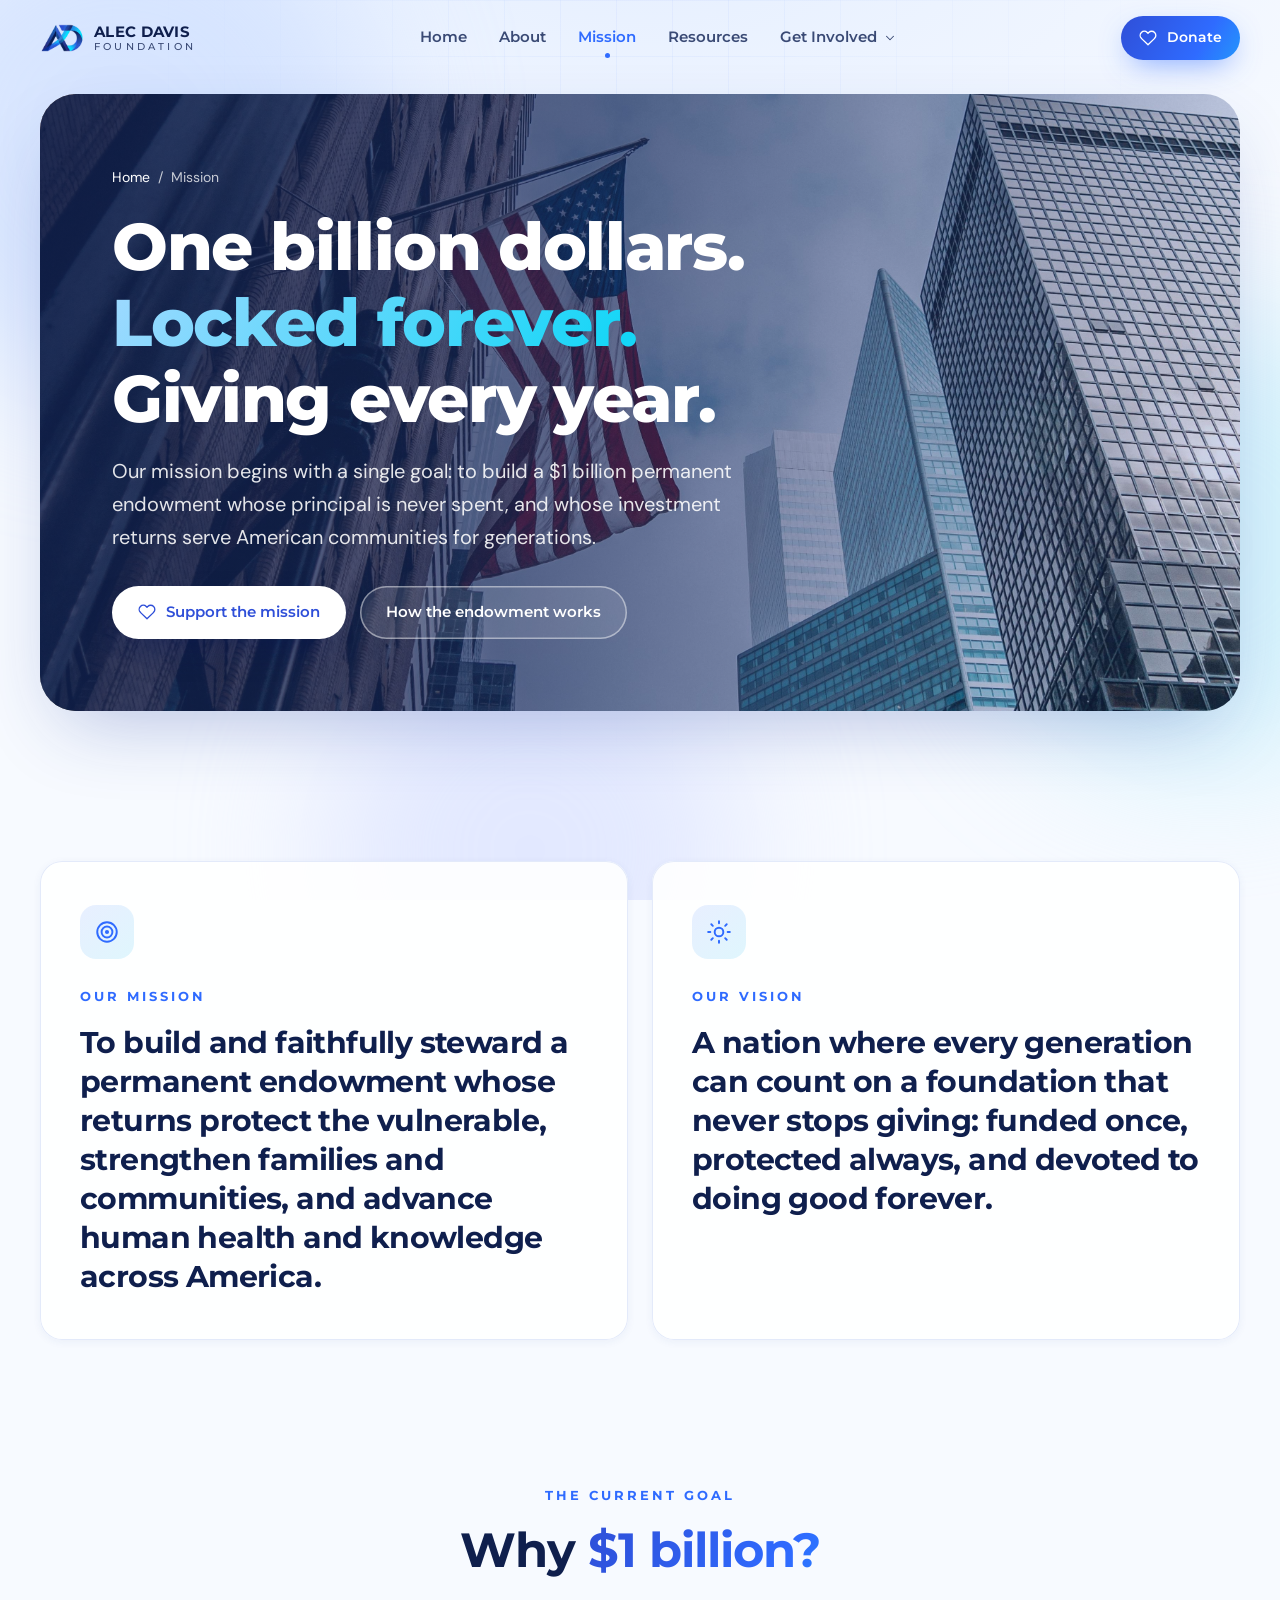
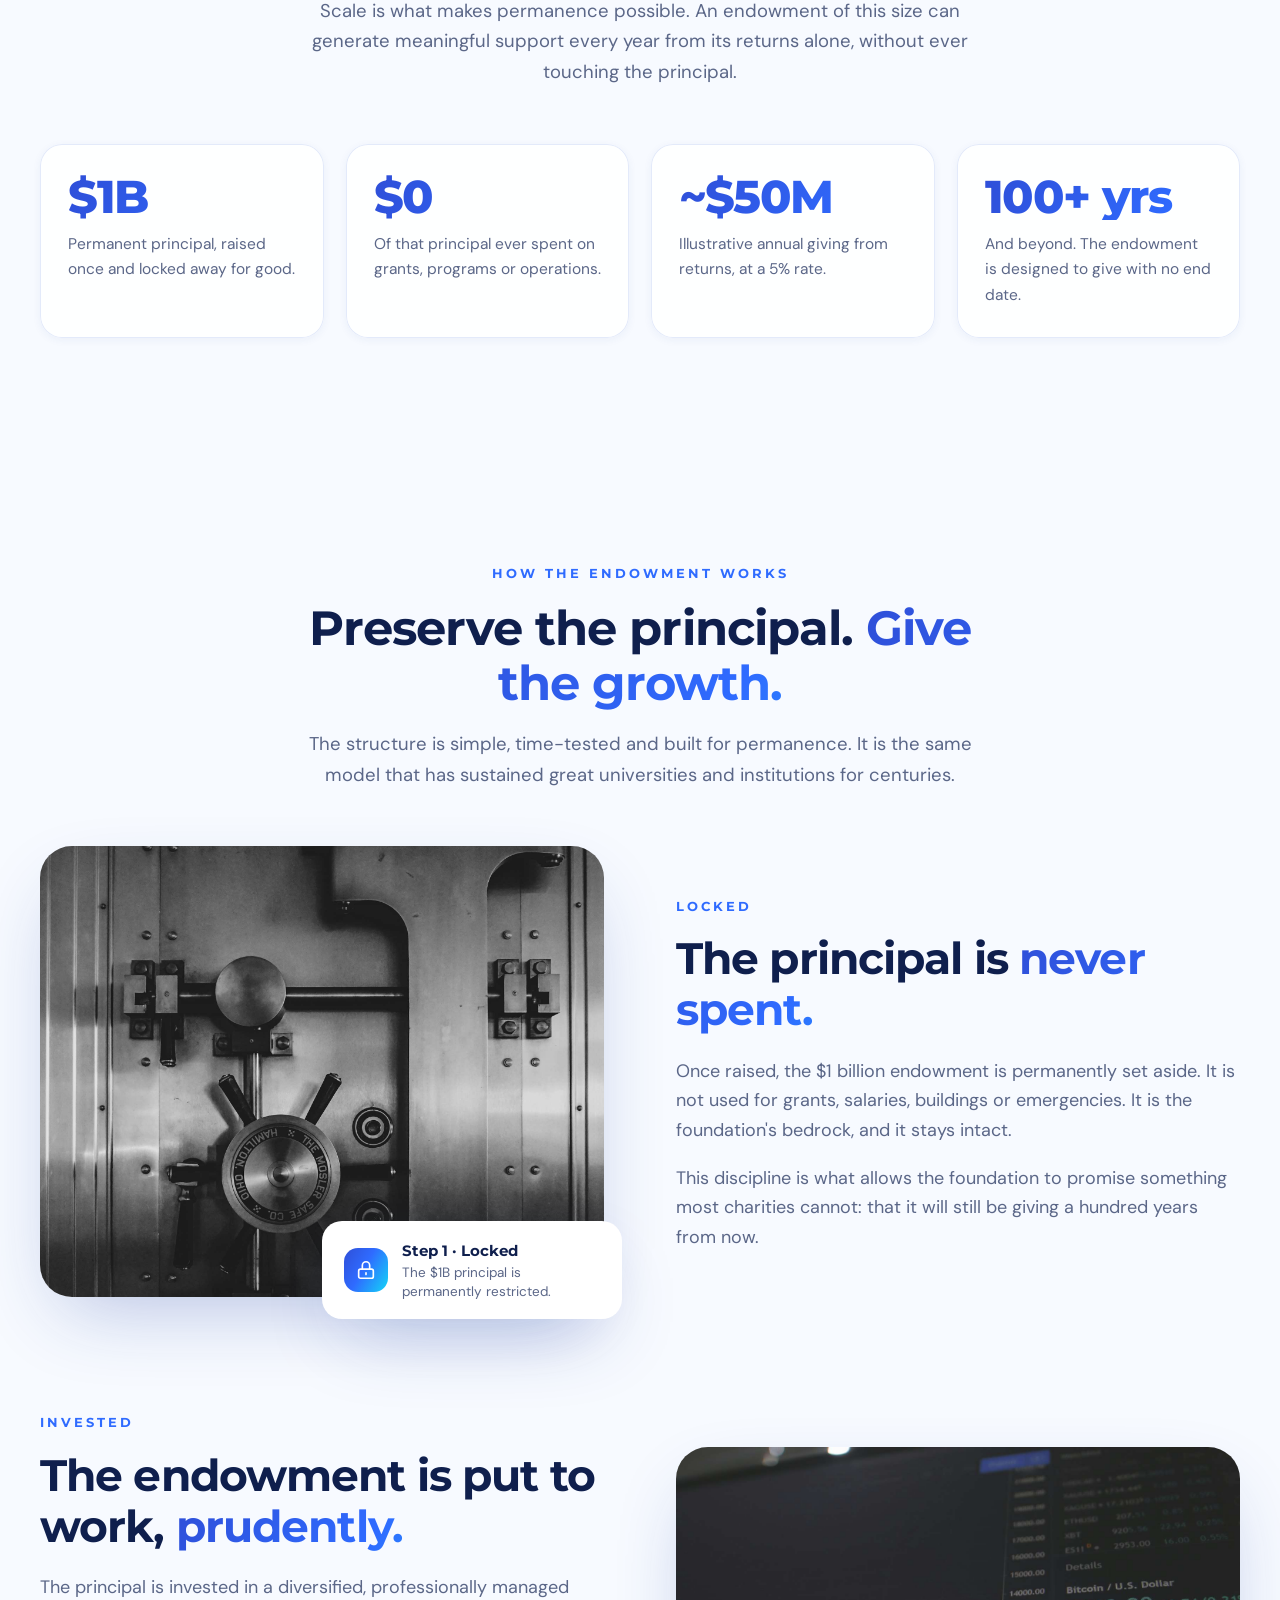
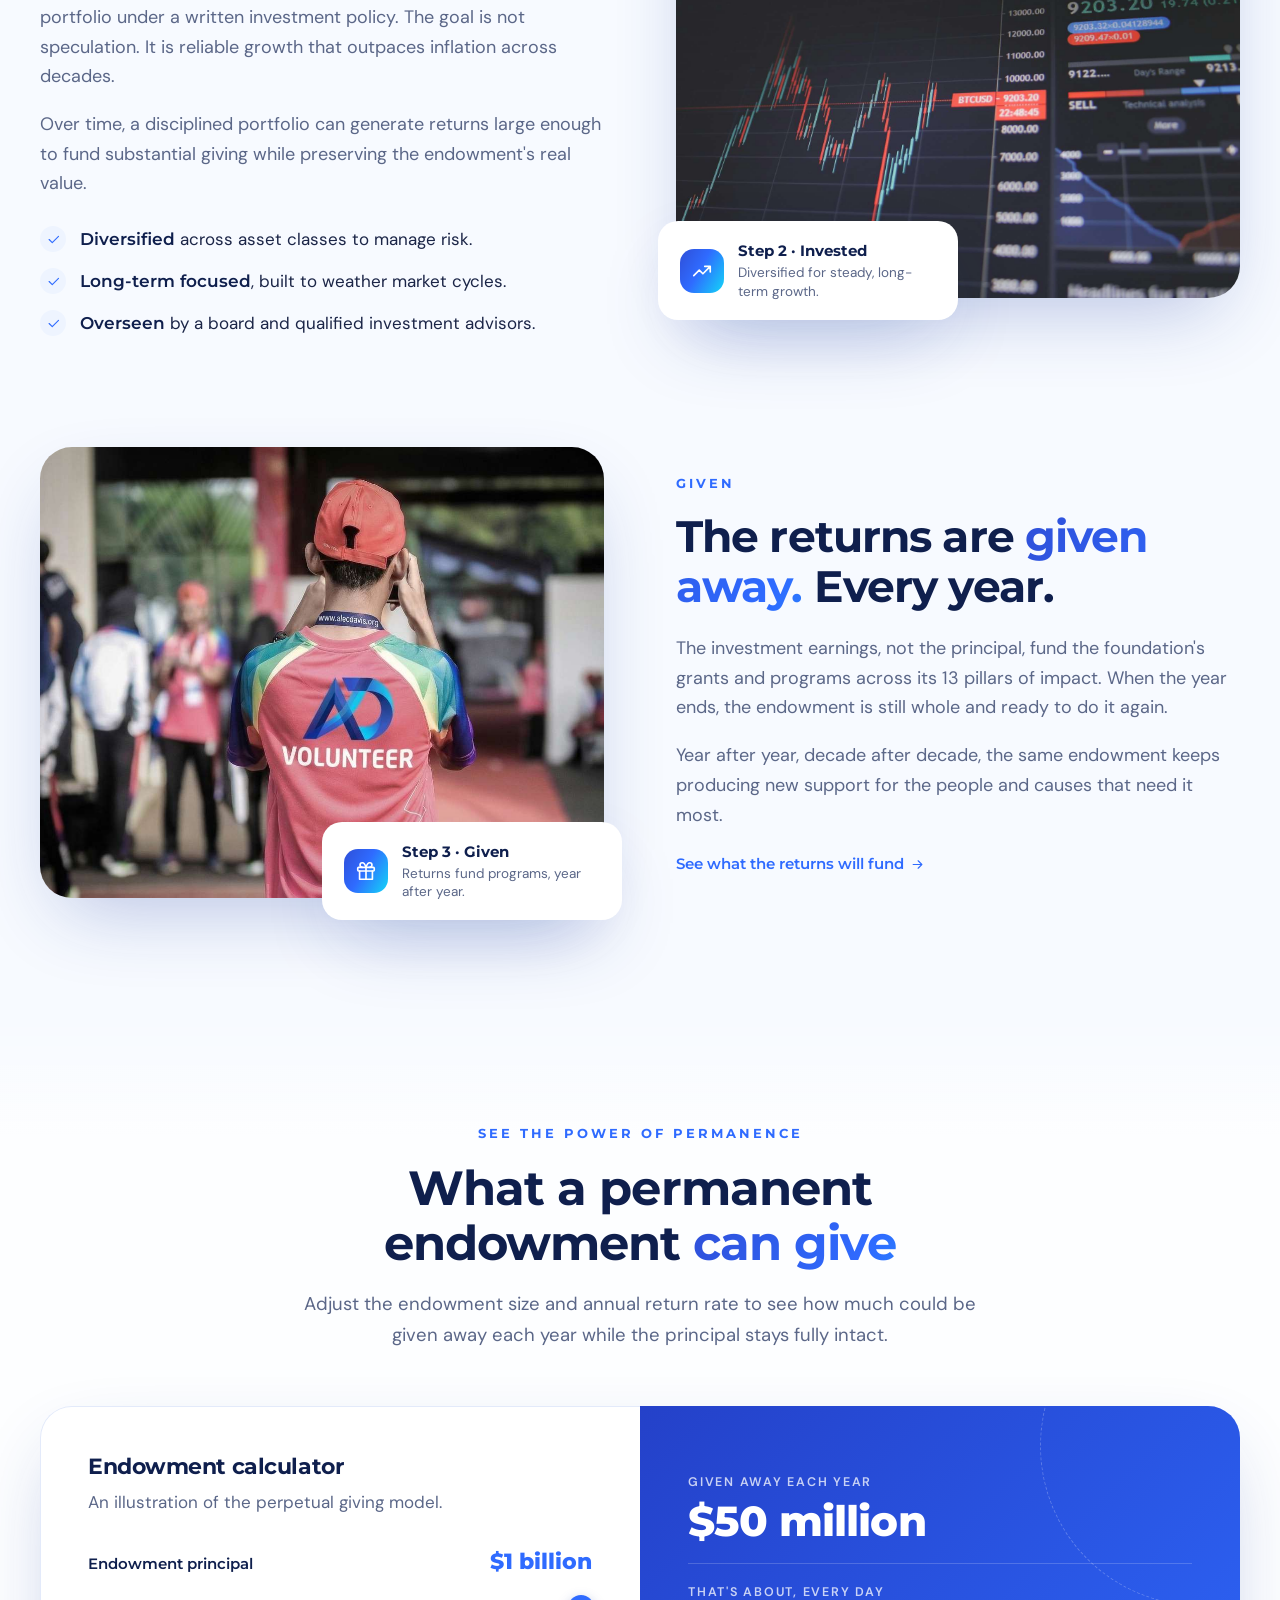
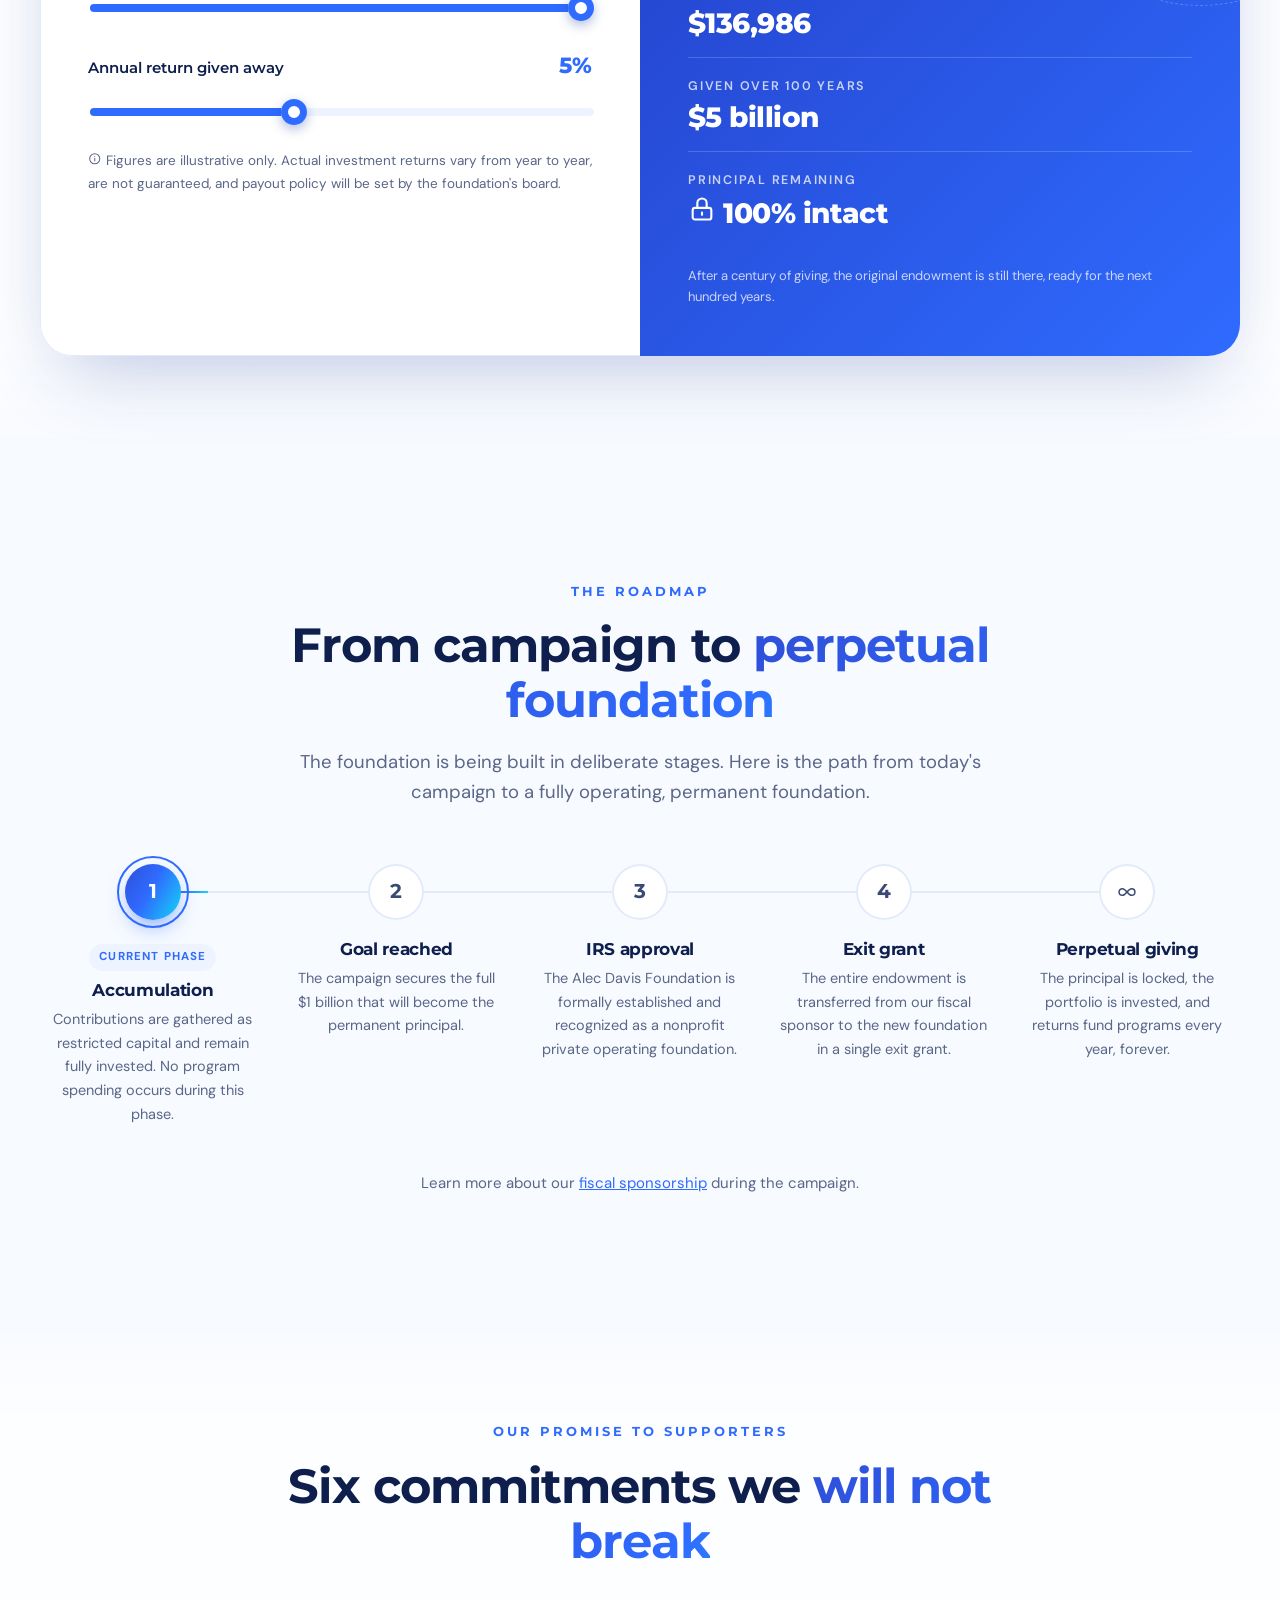
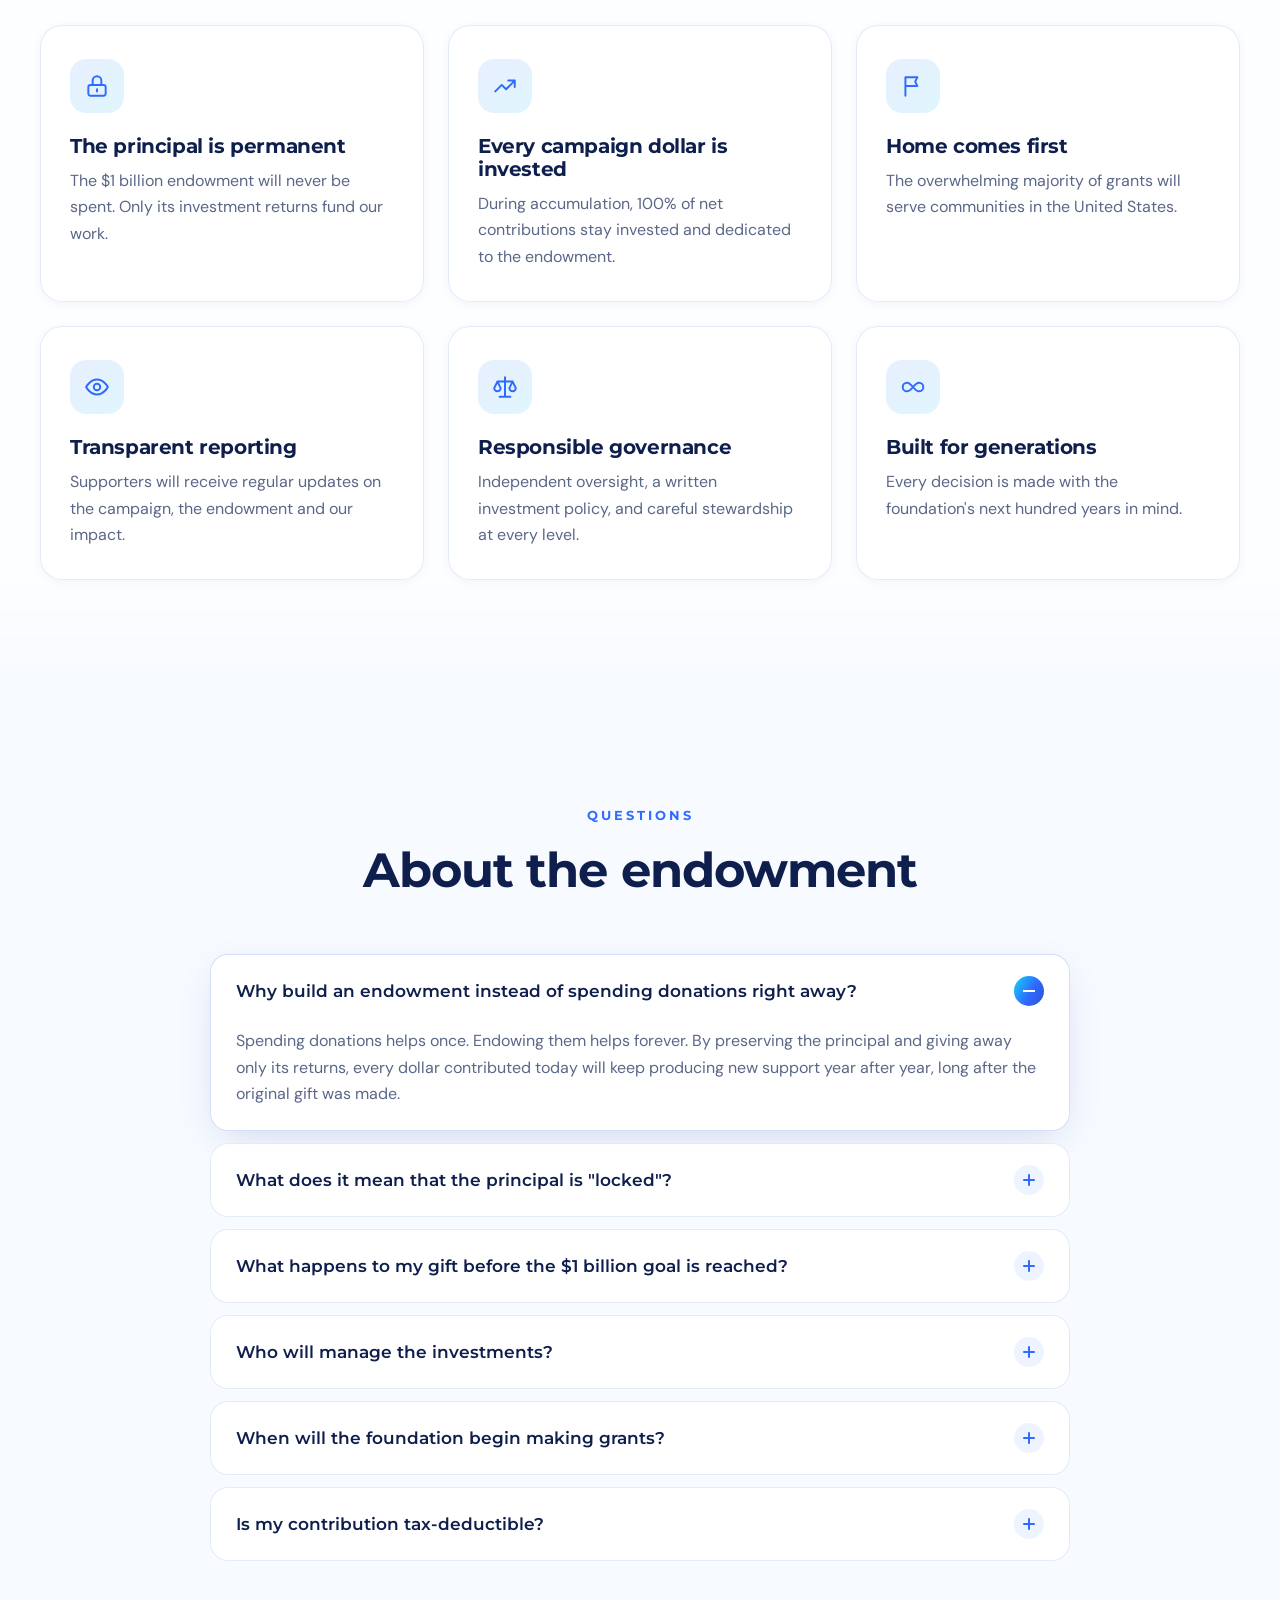
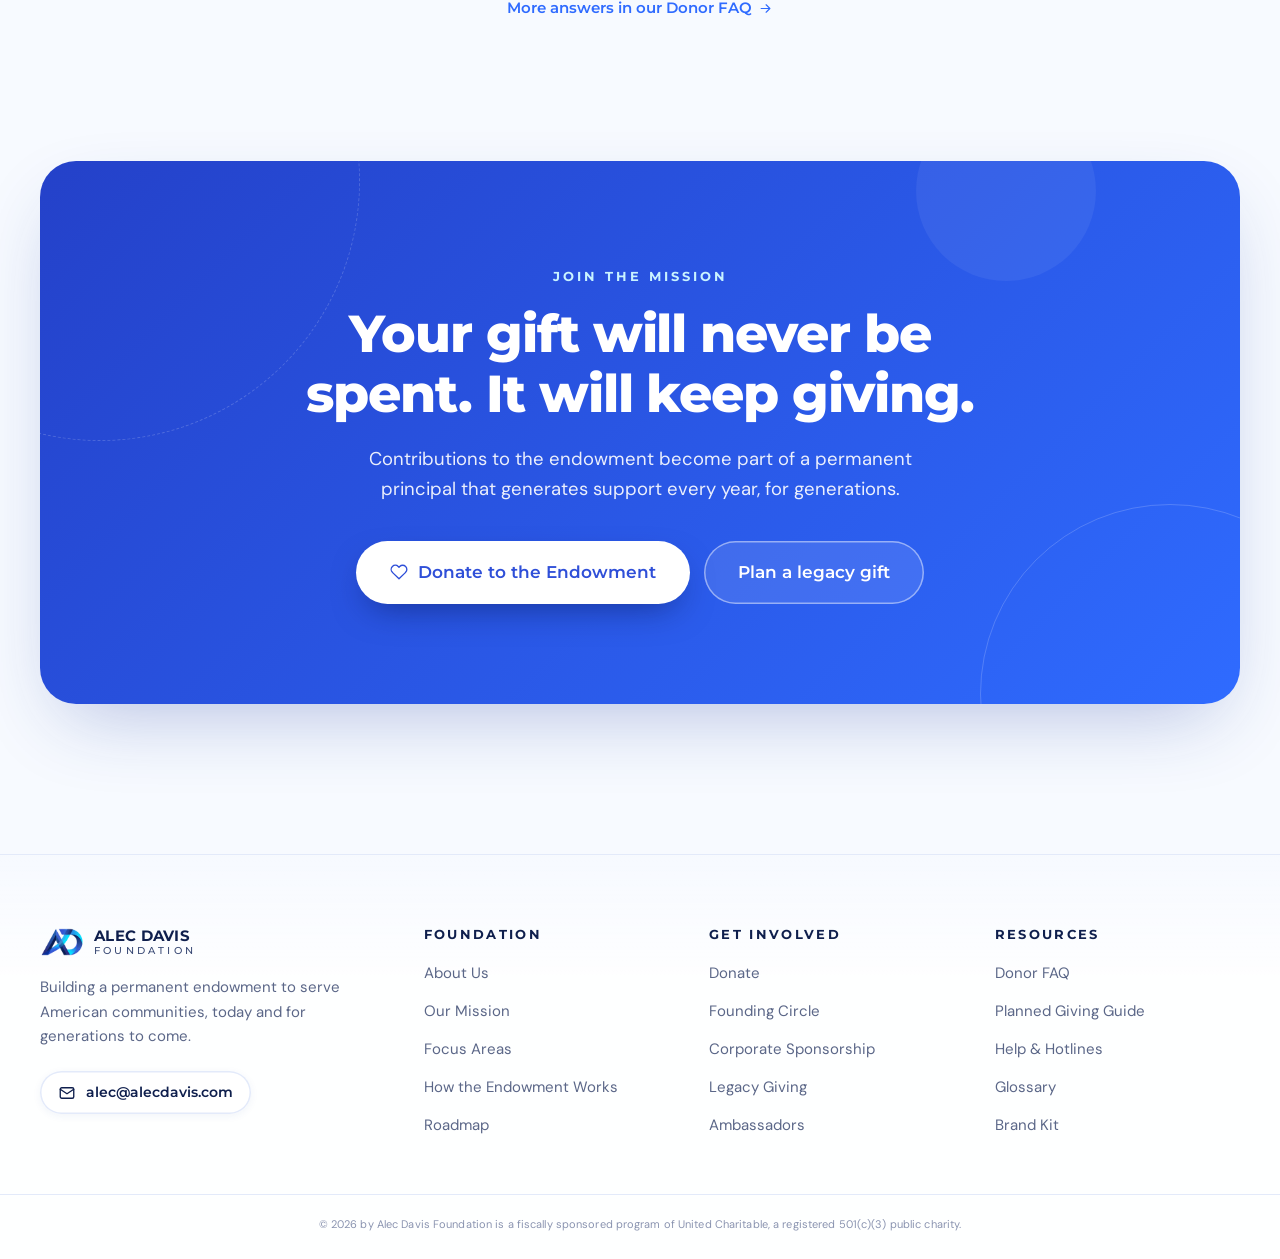
<file: website-beta-design-on-launch/mission.html>
<!DOCTYPE html>
<html lang="en">
<head>
  <meta charset="UTF-8" />
  <meta name="viewport" content="width=device-width, initial-scale=1.0" />
  <title>Our Mission | Alec Davis Foundation</title>
  <meta name="description" content="Our mission is to build a $1 billion permanent endowment. The principal is preserved forever, and its investment returns fund programs for American communities every year." />
  <meta name="theme-color" content="#2f6bff" />
  <meta property="og:title" content="Our Mission | Alec Davis Foundation" />
  <meta property="og:description" content="A $1 billion locked endowment. Principal preserved forever. Returns given back every year." />
  <meta property="og:image" content="assets/og-mark.jpg" />
  <link rel="icon" href="assets/favicon/favicon.ico" sizes="any" />
  <link rel="icon" type="image/png" sizes="32x32" href="assets/favicon/favicon-32x32.png" />
  <link rel="icon" type="image/png" sizes="16x16" href="assets/favicon/favicon-16x16.png" />
  <link rel="apple-touch-icon" sizes="180x180" href="assets/favicon/apple-touch-icon.png" />
  <link rel="manifest" href="assets/favicon/site.webmanifest" />
  <link rel="preconnect" href="https://fonts.googleapis.com" />
  <link rel="preconnect" href="https://fonts.gstatic.com" crossorigin />
  <link href="https://fonts.googleapis.com/css2?family=Montserrat:wght@500;600;700;800&family=DM+Sans:opsz,wght@9..40,400;9..40,500;9..40,600&display=swap" rel="stylesheet" />
  <link rel="stylesheet" href="css/styles.css" />
</head>
<body data-page="mission">
<main id="main">

  <!-- ============ PAGE HERO ============ -->
  <section class="page-hero">
    <div class="container">
      <div class="page-hero-card hero-light load">
        <img src="images/hero-flag-city.jpg" alt="An American flag flying between tall buildings" fetchpriority="high" />
        <div class="page-hero-body">
          <nav class="crumbs" aria-label="Breadcrumb"><a href="index.html">Home</a><span>/</span><span>Mission</span></nav>
          <h1 class="split-words" data-delay=".2">One billion dollars. <span class="grad-text">Locked forever.</span> Giving every year.</h1>
          <p class="load" style="--d:.7s">Our mission begins with a single goal: to build a $1 billion permanent endowment whose principal is never spent, and whose investment returns serve American communities for generations.</p>
          <div class="hero-actions load" style="--d:.85s">
            <a href="donate.html" class="btn btn-white"><i data-i="heart"></i>Support the mission</a>
            <a href="#how" class="btn btn-outline-white">How the endowment works</a>
          </div>
        </div>
      </div>
    </div>
  </section>

  <!-- ============ MISSION / VISION ============ -->
  <section class="section">
    <div class="container">
      <div class="cards two">
        <div class="card reveal from-left" style="padding:44px 40px">
          <div class="icon"><i data-i="target"></i></div>
          <span class="eyebrow">Our mission</span>
          <h2 style="font-size:clamp(22px,2.6vw,30px);line-height:1.3">To build and faithfully steward a permanent endowment whose returns protect the vulnerable, strengthen families and communities, and advance human health and knowledge across America.</h2>
        </div>
        <div class="card reveal from-right" style="padding:44px 40px">
          <div class="icon"><i data-i="sun"></i></div>
          <span class="eyebrow">Our vision</span>
          <h2 style="font-size:clamp(22px,2.6vw,30px);line-height:1.3">A nation where every generation can count on a foundation that never stops giving: funded once, protected always, and devoted to doing good forever.</h2>
        </div>
      </div>
    </div>
  </section>

  <!-- ============ THE GOAL ============ -->
  <section class="section flush-top" id="goal">
    <div class="container">
      <div class="section-head center">
        <span class="eyebrow reveal">The current goal</span>
        <h2 class="reveal" style="--d:.08s">Why <span class="grad-text">$1 billion?</span></h2>
        <p class="reveal" style="--d:.16s">Scale is what makes permanence possible. An endowment of this size can generate meaningful support every year from its returns alone, without ever touching the principal.</p>
      </div>
      <div class="stats">
        <div class="stat reveal" style="--d:0s"><div class="stat-num grad-text" data-count="1" data-prefix="$" data-suffix="B">$0B</div><p>Permanent principal, raised once and locked away for good.</p></div>
        <div class="stat reveal" style="--d:.1s"><div class="stat-num grad-text" data-count="0" data-prefix="$">$0</div><p>Of that principal ever spent on grants, programs or operations.</p></div>
        <div class="stat reveal" style="--d:.2s"><div class="stat-num grad-text" data-count="50" data-prefix="~$" data-suffix="M">$0M</div><p>Illustrative annual giving from returns, at a 5% rate.</p></div>
        <div class="stat reveal" style="--d:.3s"><div class="stat-num grad-text" data-count="100" data-suffix="+ yrs">0</div><p>And beyond. The endowment is designed to give with no end date.</p></div>
      </div>
    </div>
  </section>

  <!-- ============ HOW IT WORKS ============ -->
  <section class="section" id="how">
    <div class="container">
      <div class="section-head center">
        <span class="eyebrow reveal">How the endowment works</span>
        <h2 class="reveal" style="--d:.08s">Preserve the principal. <span class="grad-text">Give the growth.</span></h2>
        <p class="reveal" style="--d:.16s">The structure is simple, time-tested and built for permanence. It is the same model that has sustained great universities and institutions for centuries.</p>
      </div>

      <div class="split" style="margin-bottom:110px">
        <div class="split-media reveal from-left">
          <div class="photo"><img src="images/vault.jpg" alt="A heavy steel vault door" loading="lazy" /></div>
          <div class="badge"><span class="fc-ic"><i data-i="lock"></i></span><div><strong>Step 1 &middot; Locked</strong><span>The $1B principal is permanently restricted.</span></div></div>
        </div>
        <div>
          <span class="eyebrow reveal">Locked</span>
          <h2 class="reveal" style="--d:.08s">The principal is <span class="grad-text">never spent.</span></h2>
          <div class="prose reveal" style="--d:.16s">
            <p>Once raised, the $1 billion endowment is permanently set aside. It is not used for grants, salaries, buildings or emergencies. It is the foundation's bedrock, and it stays intact.</p>
            <p>This discipline is what allows the foundation to promise something most charities cannot: that it will still be giving a hundred years from now.</p>
          </div>
        </div>
      </div>

      <div class="split reverse" style="margin-bottom:110px">
        <div class="split-media reveal from-right">
          <div class="photo"><img src="images/markets.jpg" alt="Financial market charts on a screen" loading="lazy" /></div>
          <div class="badge left"><span class="fc-ic"><i data-i="trend"></i></span><div><strong>Step 2 &middot; Invested</strong><span>Diversified for steady, long-term growth.</span></div></div>
        </div>
        <div>
          <span class="eyebrow reveal">Invested</span>
          <h2 class="reveal" style="--d:.08s">The endowment is put to work, <span class="grad-text">prudently.</span></h2>
          <div class="prose reveal" style="--d:.16s">
            <p>The principal is invested in a diversified, professionally managed portfolio under a written investment policy. The goal is not speculation. It is reliable growth that outpaces inflation across decades.</p>
            <p>Over time, a disciplined portfolio can generate returns large enough to fund substantial giving while preserving the endowment's real value.</p>
          </div>
          <ul class="check-list reveal" style="--d:.24s">
            <li><span class="ck"><i data-i="check"></i></span><span><strong>Diversified</strong> across asset classes to manage risk.</span></li>
            <li><span class="ck"><i data-i="check"></i></span><span><strong>Long-term focused</strong>, built to weather market cycles.</span></li>
            <li><span class="ck"><i data-i="check"></i></span><span><strong>Overseen</strong> by a board and qualified investment advisors.</span></li>
          </ul>
        </div>
      </div>

      <div class="split">
        <div class="split-media reveal from-left">
          <div class="photo"><img src="images/volunteer.jpg" alt="A volunteer helping at a community event" loading="lazy" /></div>
          <div class="badge"><span class="fc-ic"><i data-i="gift"></i></span><div><strong>Step 3 &middot; Given</strong><span>Returns fund programs, year after year.</span></div></div>
        </div>
        <div>
          <span class="eyebrow reveal">Given</span>
          <h2 class="reveal" style="--d:.08s">The returns are <span class="grad-text">given away.</span> Every year.</h2>
          <div class="prose reveal" style="--d:.16s">
            <p>The investment earnings, not the principal, fund the foundation's grants and programs across its 13 pillars of impact. When the year ends, the endowment is still whole and ready to do it again.</p>
            <p>Year after year, decade after decade, the same endowment keeps producing new support for the people and causes that need it most.</p>
          </div>
          <a href="about.html#focus" class="text-link reveal" style="--d:.24s;margin-top:22px">See what the returns will fund<i data-i="arrow"></i></a>
        </div>
      </div>
    </div>
  </section>

  <!-- ============ CALCULATOR ============ -->
  <section class="section alt-band" id="calc">
    <div class="container">
      <div class="section-head center">
        <span class="eyebrow reveal">See the power of permanence</span>
        <h2 class="reveal" style="--d:.08s">What a permanent endowment <span class="grad-text">can give</span></h2>
        <p class="reveal" style="--d:.16s">Adjust the endowment size and annual return rate to see how much could be given away each year while the principal stays fully intact.</p>
      </div>
      <div class="calc reveal zoom">
        <div class="calc-controls">
          <h3>Endowment calculator</h3>
          <p class="muted">An illustration of the perpetual giving model.</p>
          <label class="calc-label" for="calcSize">Endowment principal <output id="outSize">$1 billion</output></label>
          <input type="range" id="calcSize" min="50" max="1000" step="50" value="1000" />
          <label class="calc-label" for="calcRate">Annual return given away <output id="outRate">5%</output></label>
          <input type="range" id="calcRate" min="3" max="8" step="0.5" value="5" />
          <p class="note"><i data-i="info"></i> Figures are illustrative only. Actual investment returns vary from year to year, are not guaranteed, and payout policy will be set by the foundation's board.</p>
        </div>
        <div class="calc-out">
          <div class="row"><small>Given away each year</small><div class="val" id="calcAnnual">$0</div></div>
          <div class="row"><small>That's about, every day</small><div class="val sm" id="calcDaily">$0</div></div>
          <div class="row"><small>Given over 100 years</small><div class="val sm" id="calcCentury">$0</div></div>
          <div class="row"><small>Principal remaining</small><div class="val sm"><i data-i="lock"></i> 100% intact</div></div>
          <p class="calc-note">After a century of giving, the original endowment is still there, ready for the next hundred years.</p>
        </div>
      </div>
    </div>
  </section>

  <!-- ============ ROADMAP ============ -->
  <section class="section" id="roadmap">
    <div class="container">
      <div class="section-head center">
        <span class="eyebrow reveal">The roadmap</span>
        <h2 class="reveal" style="--d:.08s">From campaign to <span class="grad-text">perpetual foundation</span></h2>
        <p class="reveal" style="--d:.16s">The foundation is being built in deliberate stages. Here is the path from today's campaign to a fully operating, permanent foundation.</p>
      </div>
      <div class="phases">
        <div class="phase current reveal" style="--d:0s"><div class="dot">1</div><span class="now">Current phase</span><h3>Accumulation</h3><p>Contributions are gathered as restricted capital and remain fully invested. No program spending occurs during this phase.</p></div>
        <div class="phase reveal" style="--d:.1s"><div class="dot">2</div><h3>Goal reached</h3><p>The campaign secures the full $1 billion that will become the permanent principal.</p></div>
        <div class="phase reveal" style="--d:.2s"><div class="dot">3</div><h3>IRS approval</h3><p>The Alec Davis Foundation is formally established and recognized as a nonprofit private operating foundation.</p></div>
        <div class="phase reveal" style="--d:.3s"><div class="dot">4</div><h3>Exit grant</h3><p>The entire endowment is transferred from our fiscal sponsor to the new foundation in a single exit grant.</p></div>
        <div class="phase reveal" style="--d:.4s"><div class="dot"><i data-i="infinity"></i></div><h3>Perpetual giving</h3><p>The principal is locked, the portfolio is invested, and returns fund programs every year, forever.</p></div>
      </div>
      <p class="reveal muted" style="text-align:center;margin-top:44px;font-size:15px">Learn more about our <a href="about.html#sponsor" style="color:var(--blue)">fiscal sponsorship</a> during the campaign.</p>
    </div>
  </section>

  <!-- ============ PRINCIPLES ============ -->
  <section class="section alt-band" id="principles">
    <div class="container">
      <div class="section-head center">
        <span class="eyebrow reveal">Our promise to supporters</span>
        <h2 class="reveal" style="--d:.08s">Six commitments we <span class="grad-text">will not break</span></h2>
      </div>
      <div class="cards">
        <div class="card reveal" style="--d:0s"><div class="icon"><i data-i="lock"></i></div><h3>The principal is permanent</h3><p>The $1 billion endowment will never be spent. Only its investment returns fund our work.</p></div>
        <div class="card reveal" style="--d:.1s"><div class="icon"><i data-i="trend"></i></div><h3>Every campaign dollar is invested</h3><p>During accumulation, 100% of net contributions stay invested and dedicated to the endowment.</p></div>
        <div class="card reveal" style="--d:.2s"><div class="icon"><i data-i="flag"></i></div><h3>Home comes first</h3><p>The overwhelming majority of grants will serve communities in the United States.</p></div>
        <div class="card reveal" style="--d:0s"><div class="icon"><i data-i="eye"></i></div><h3>Transparent reporting</h3><p>Supporters will receive regular updates on the campaign, the endowment and our impact.</p></div>
        <div class="card reveal" style="--d:.1s"><div class="icon"><i data-i="scale"></i></div><h3>Responsible governance</h3><p>Independent oversight, a written investment policy, and careful stewardship at every level.</p></div>
        <div class="card reveal" style="--d:.2s"><div class="icon"><i data-i="infinity"></i></div><h3>Built for generations</h3><p>Every decision is made with the foundation's next hundred years in mind.</p></div>
      </div>
    </div>
  </section>

  <!-- ============ FAQ ============ -->
  <section class="section">
    <div class="container narrow">
      <div class="section-head center">
        <span class="eyebrow reveal">Questions</span>
        <h2 class="reveal" style="--d:.08s">About the endowment</h2>
      </div>
      <div class="faq reveal">
        <details open>
          <summary>Why build an endowment instead of spending donations right away?<span class="pm"></span></summary>
          <div class="ans"><p>Spending donations helps once. Endowing them helps forever. By preserving the principal and giving away only its returns, every dollar contributed today will keep producing new support year after year, long after the original gift was made.</p></div>
        </details>
        <details>
          <summary>What does it mean that the principal is "locked"?<span class="pm"></span></summary>
          <div class="ans"><p>The $1 billion principal will be permanently restricted. It will not be used for grants, operations or any other expense. Only the investment returns it generates will be distributed, so the endowment remains intact indefinitely.</p></div>
        </details>
        <details>
          <summary>What happens to my gift before the $1 billion goal is reached?<span class="pm"></span></summary>
          <div class="ans"><p>During the campaign, contributions are held by our 501(c)(3) fiscal sponsor as restricted capital reserve assets, dedicated solely to launching the Alec Davis Foundation. Net contributions remain invested, and no program distributions are required during this phase.</p><p>Once the goal is reached and the foundation receives IRS approval, the full endowment is transferred to the Alec Davis Foundation through an exit grant.</p></div>
        </details>
        <details>
          <summary>Who will manage the investments?<span class="pm"></span></summary>
          <div class="ans"><p>The endowment will be governed by a written investment policy and overseen by the foundation's board with the guidance of qualified, professional investment advisors. The priority is long-term preservation and steady growth, not speculation.</p></div>
        </details>
        <details>
          <summary>When will the foundation begin making grants?<span class="pm"></span></summary>
          <div class="ans"><p>Grant-making begins after the endowment goal is reached, the foundation is formally established, and the endowment is transferred. Until then, the focus is entirely on building the capital that will make perpetual giving possible.</p></div>
        </details>
        <details>
          <summary>Is my contribution tax-deductible?<span class="pm"></span></summary>
          <div class="ans"><p>Contributions are made through a registered 501(c)(3) public charity and are tax-deductible to the extent allowed by law. Please consult your tax advisor about your specific situation.</p></div>
        </details>
      </div>
      <p class="reveal" style="text-align:center;margin-top:32px"><a href="resources.html#faq" class="text-link">More answers in our Donor FAQ<i data-i="arrow"></i></a></p>
    </div>
  </section>

  <!-- ============ CTA ============ -->
  <section class="section flush-top">
    <div class="container">
      <div class="cta reveal zoom">
        <span class="ring r1" aria-hidden="true"></span><span class="ring r2" aria-hidden="true"></span><span class="ring r3" aria-hidden="true"></span>
        <div class="cta-inner">
          <span class="eyebrow">Join the mission</span>
          <h2>Your gift will never be spent. It will keep giving.</h2>
          <p>Contributions to the endowment become part of a permanent principal that generates support every year, for generations.</p>
          <div class="hero-actions">
            <a href="donate.html" class="btn btn-white btn-lg"><i data-i="heart"></i>Donate to the Endowment</a>
            <a href="get-involved.html#legacy" class="btn btn-outline-white btn-lg">Plan a legacy gift</a>
          </div>
        </div>
      </div>
    </div>
  </section>

</main>
<script src="js/main.js"></script>
</body>
</html>
</file>
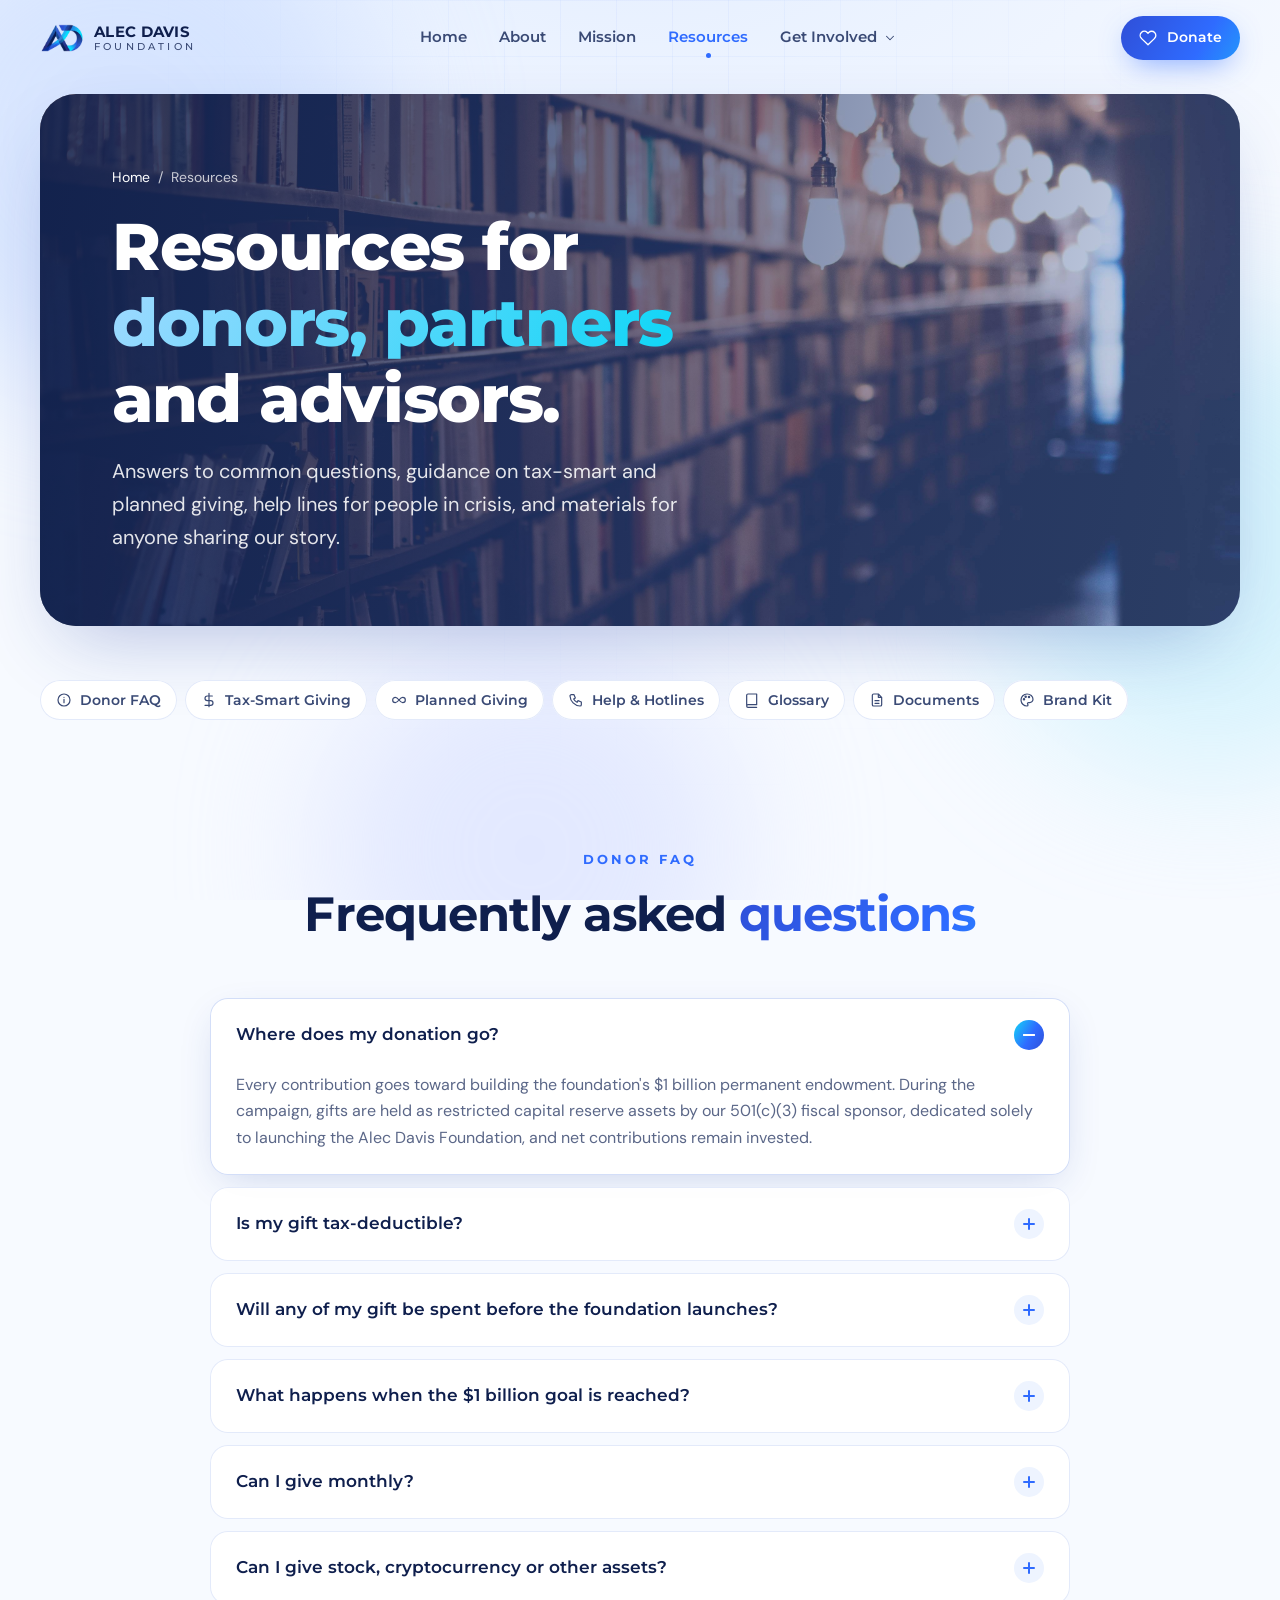
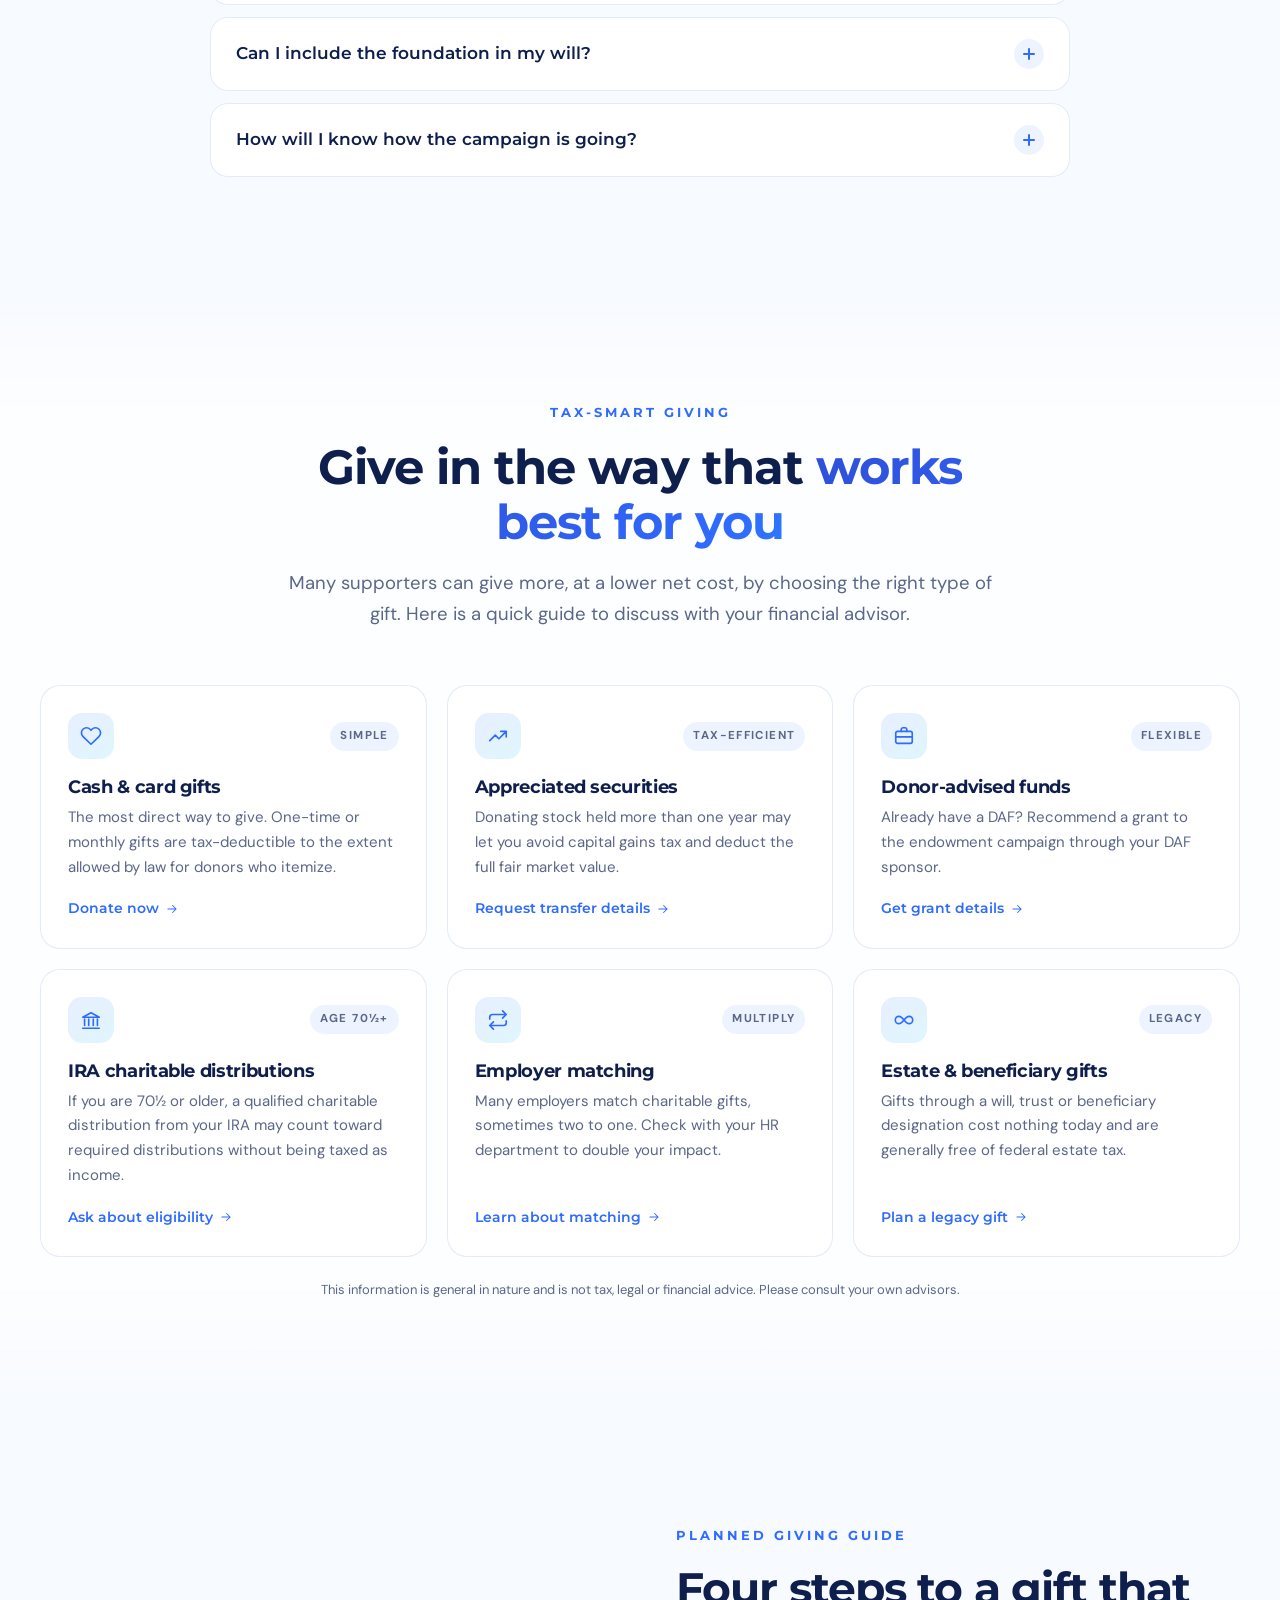
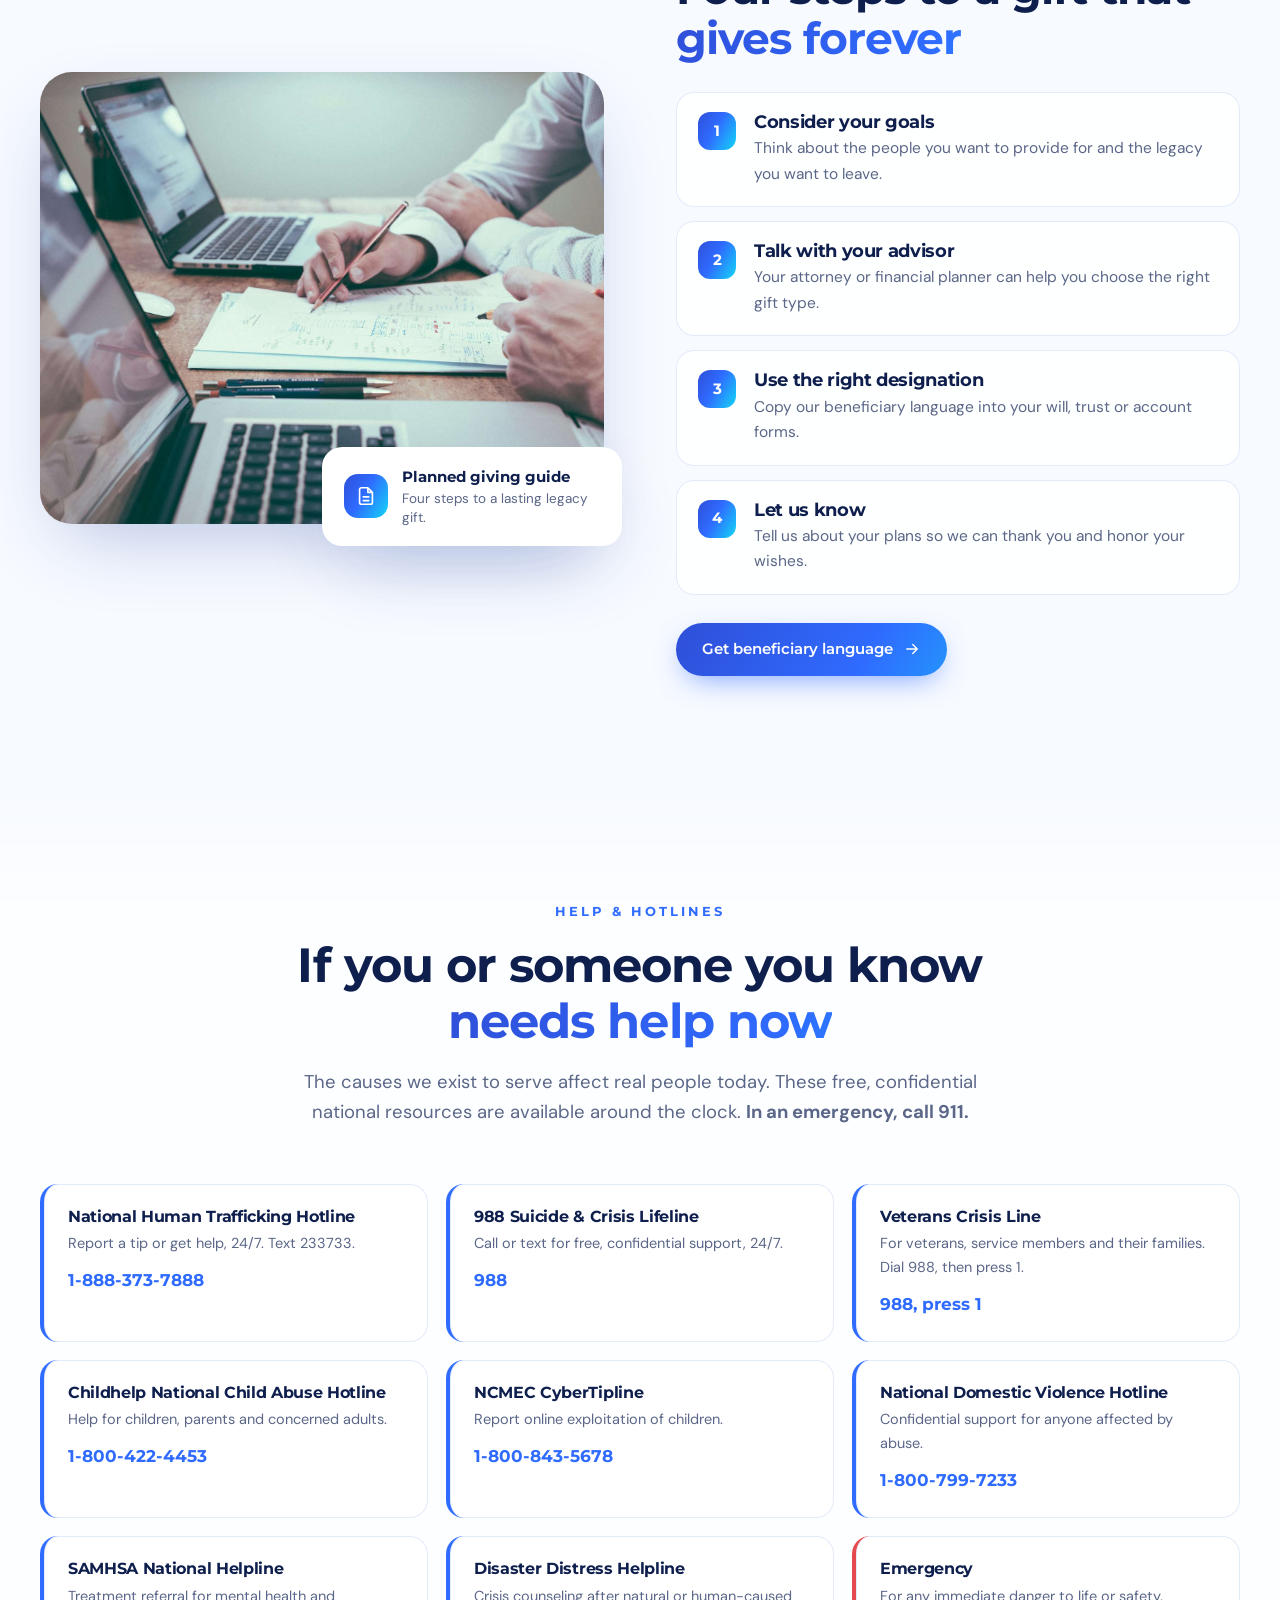
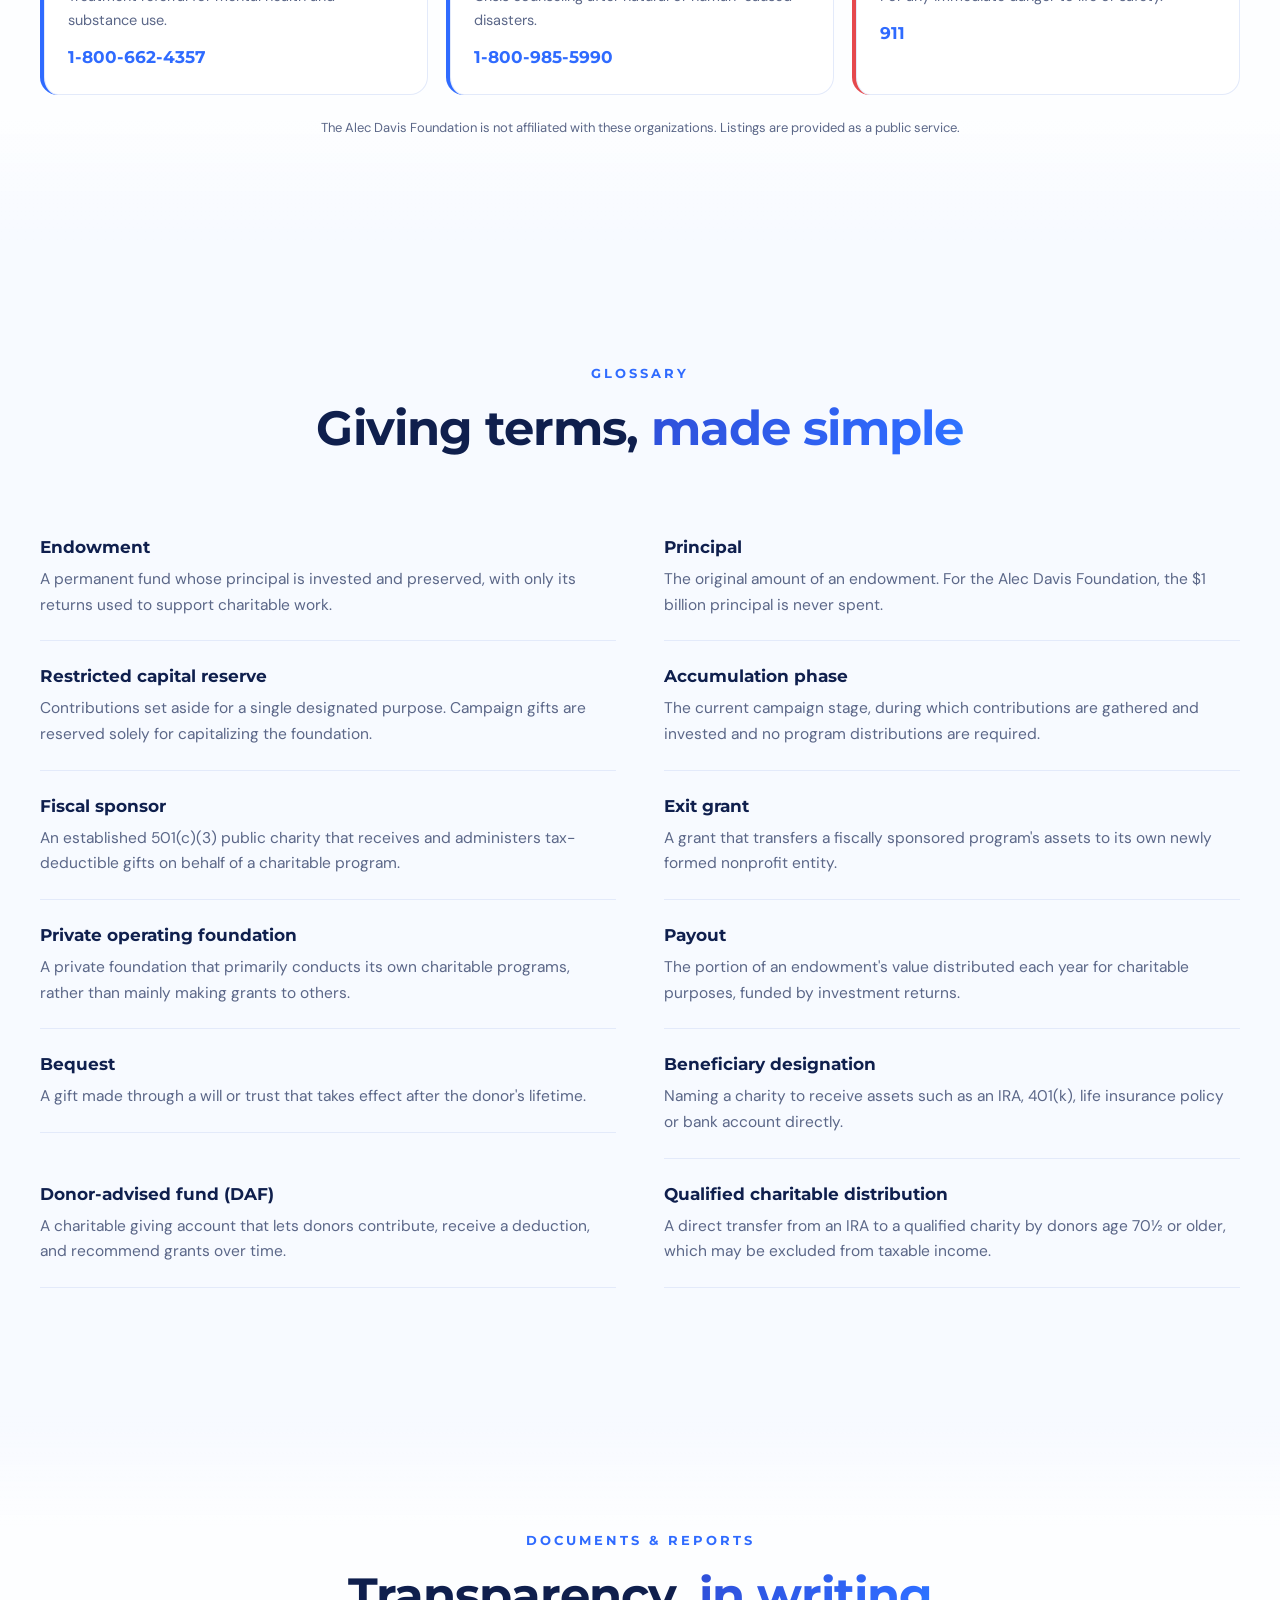
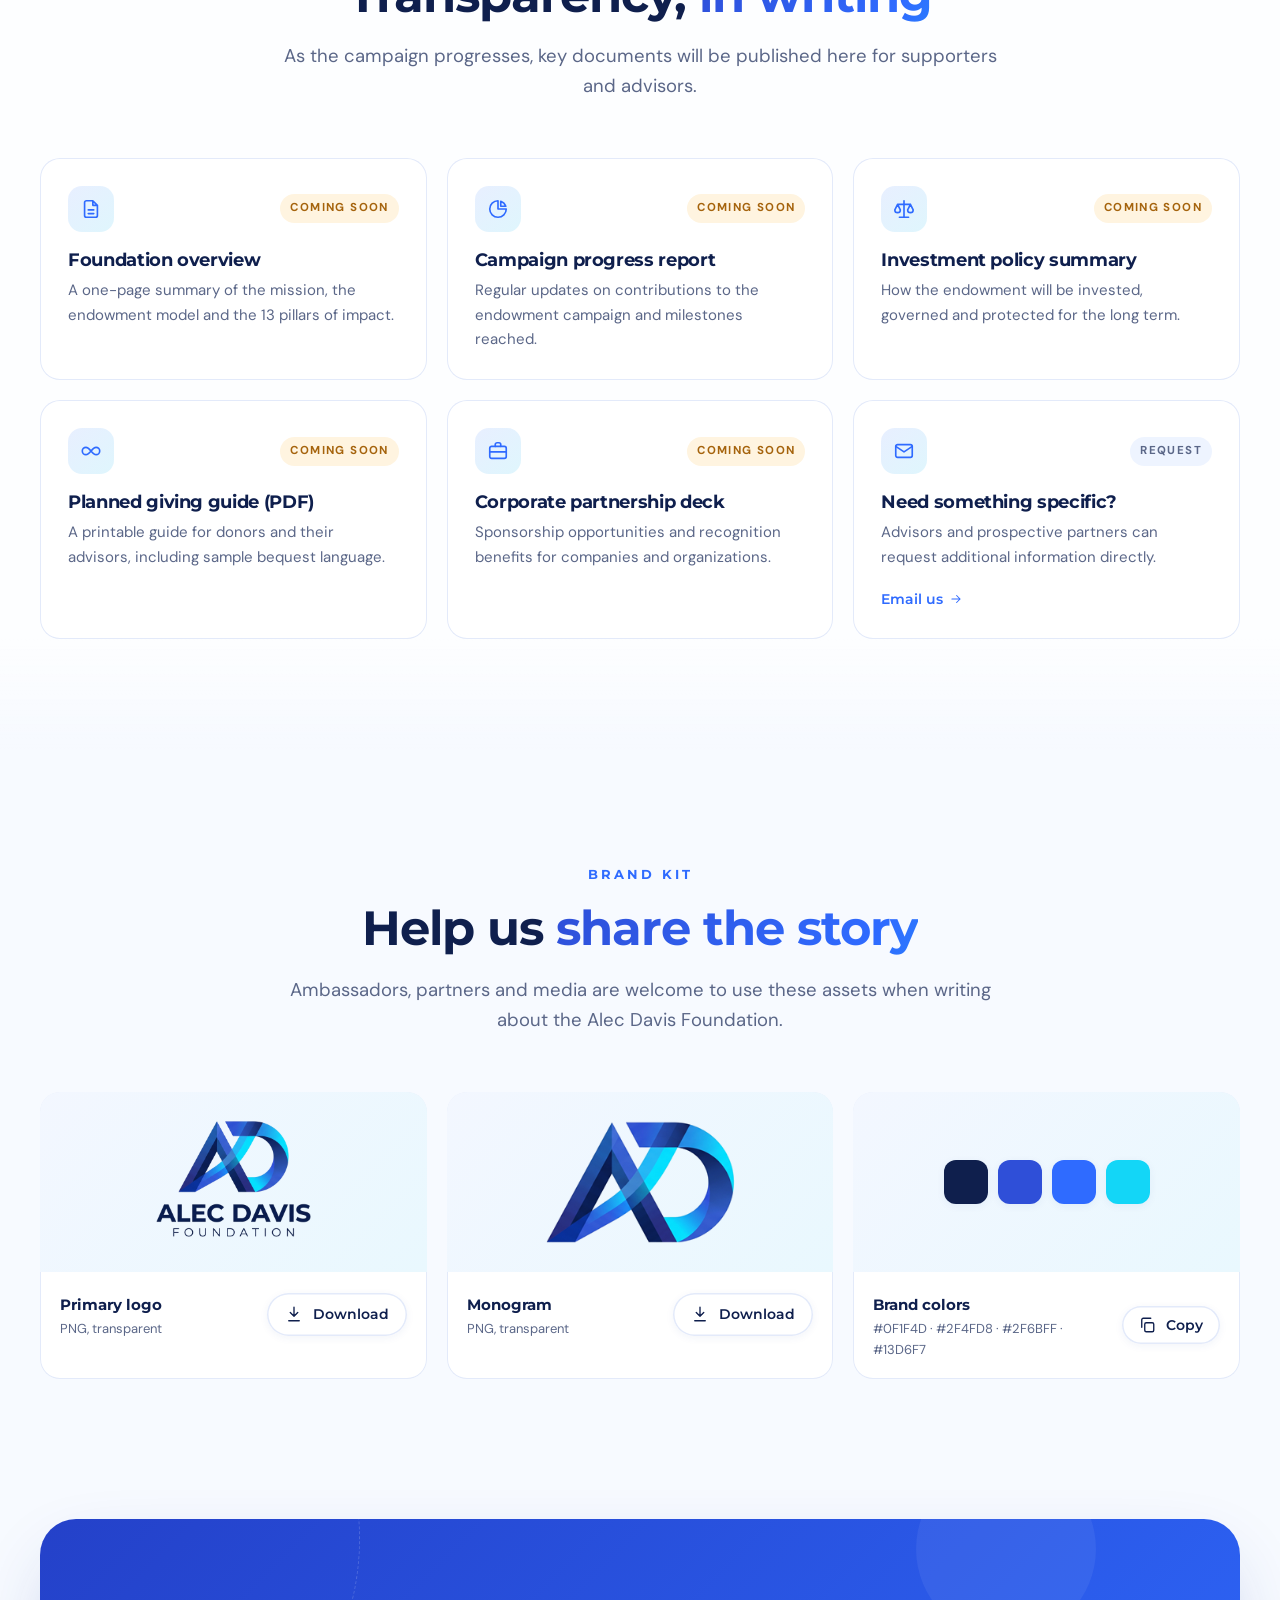
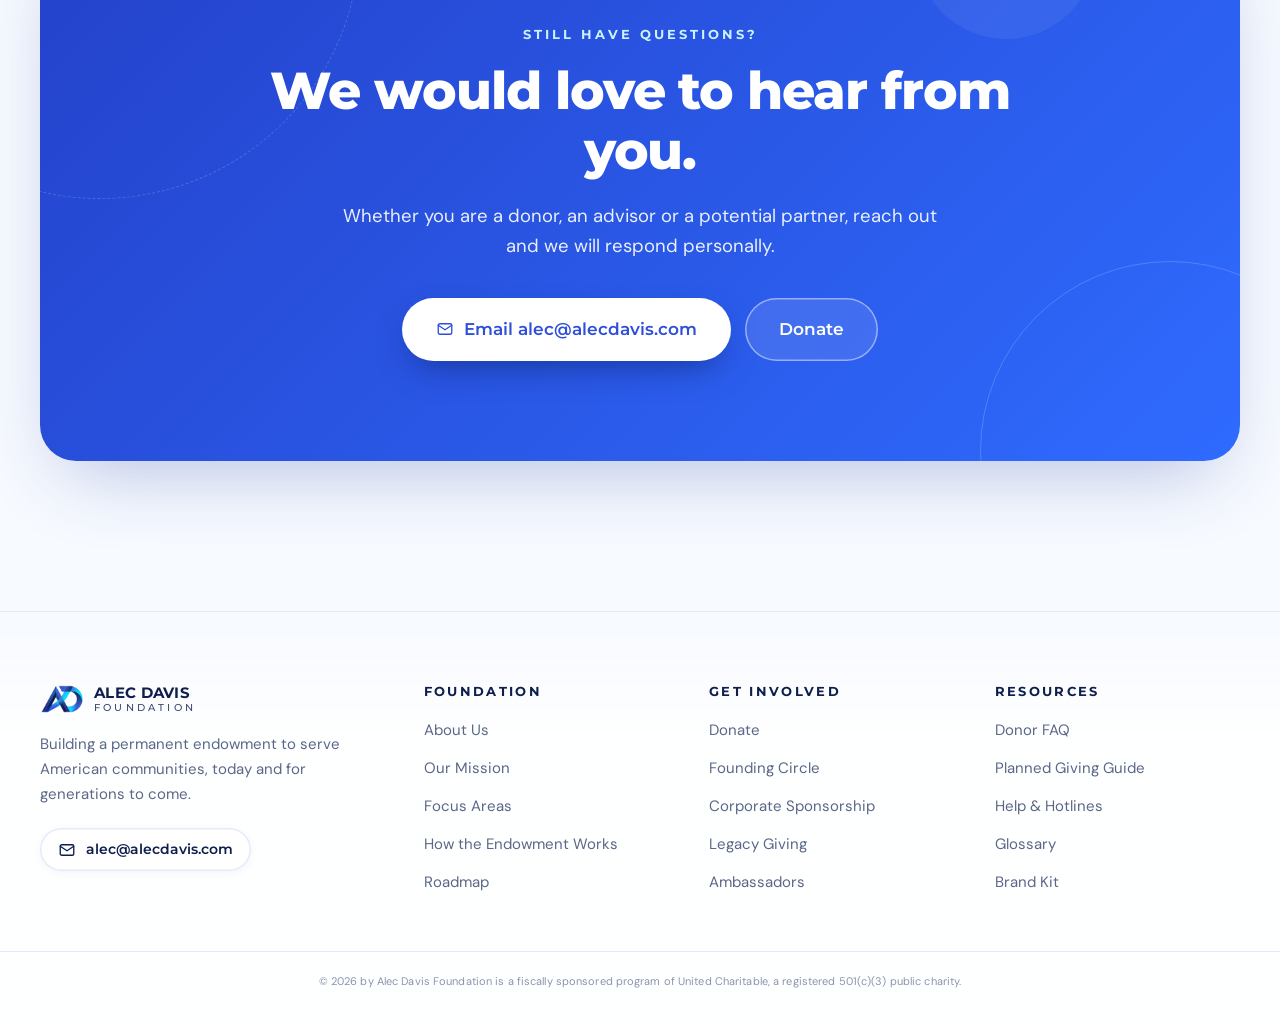
<file: website-beta-design-on-launch/resources.html>
<!DOCTYPE html>
<html lang="en">
<head>
  <meta charset="UTF-8" />
  <meta name="viewport" content="width=device-width, initial-scale=1.0" />
  <title>Resources | Alec Davis Foundation</title>
  <meta name="description" content="Donor FAQ, planned giving and tax information, national help hotlines, a giving glossary, documents and the Alec Davis Foundation brand kit." />
  <meta name="theme-color" content="#2f6bff" />
  <meta property="og:title" content="Resources | Alec Davis Foundation" />
  <meta property="og:description" content="Everything donors, partners and advisors need to know about supporting the endowment." />
  <meta property="og:image" content="assets/og-mark.jpg" />
  <link rel="icon" href="assets/favicon/favicon.ico" sizes="any" />
  <link rel="icon" type="image/png" sizes="32x32" href="assets/favicon/favicon-32x32.png" />
  <link rel="icon" type="image/png" sizes="16x16" href="assets/favicon/favicon-16x16.png" />
  <link rel="apple-touch-icon" sizes="180x180" href="assets/favicon/apple-touch-icon.png" />
  <link rel="manifest" href="assets/favicon/site.webmanifest" />
  <link rel="preconnect" href="https://fonts.googleapis.com" />
  <link rel="preconnect" href="https://fonts.gstatic.com" crossorigin />
  <link href="https://fonts.googleapis.com/css2?family=Montserrat:wght@500;600;700;800&family=DM+Sans:opsz,wght@9..40,400;9..40,500;9..40,600&display=swap" rel="stylesheet" />
  <link rel="stylesheet" href="css/styles.css" />
</head>
<body data-page="resources">
<main id="main">

  <!-- ============ PAGE HERO ============ -->
  <section class="page-hero">
    <div class="container">
      <div class="page-hero-card hero-light load">
        <img src="images/hero-library.jpg" alt="Long rows of bookshelves lit by hanging bulbs" fetchpriority="high" />
        <div class="page-hero-body">
          <nav class="crumbs" aria-label="Breadcrumb"><a href="index.html">Home</a><span>/</span><span>Resources</span></nav>
          <h1 class="split-words" data-delay=".2">Resources for <span class="grad-text">donors, partners</span> and advisors.</h1>
          <p class="load" style="--d:.6s">Answers to common questions, guidance on tax-smart and planned giving, help lines for people in crisis, and materials for anyone sharing our story.</p>
        </div>
      </div>
    </div>
  </section>

  <div class="subnav">
    <div class="container">
      <div class="chips" role="navigation" aria-label="Resource sections">
        <a class="chip" href="#faq"><i data-i="info"></i>Donor FAQ</a>
        <a class="chip" href="#ways"><i data-i="dollar"></i>Tax-Smart Giving</a>
        <a class="chip" href="#planned"><i data-i="infinity"></i>Planned Giving</a>
        <a class="chip" href="#help"><i data-i="phone"></i>Help &amp; Hotlines</a>
        <a class="chip" href="#glossary"><i data-i="book"></i>Glossary</a>
        <a class="chip" href="#docs"><i data-i="doc"></i>Documents</a>
        <a class="chip" href="#brand"><i data-i="palette"></i>Brand Kit</a>
      </div>
    </div>
  </div>

  <!-- ============ FAQ ============ -->
  <section class="section" id="faq">
    <div class="container narrow">
      <div class="section-head center">
        <span class="eyebrow reveal">Donor FAQ</span>
        <h2 class="reveal" style="--d:.08s">Frequently asked <span class="grad-text">questions</span></h2>
      </div>
      <div class="faq reveal">
        <details open>
          <summary>Where does my donation go?<span class="pm"></span></summary>
          <div class="ans"><p>Every contribution goes toward building the foundation's $1 billion permanent endowment. During the campaign, gifts are held as restricted capital reserve assets by our 501(c)(3) fiscal sponsor, dedicated solely to launching the Alec Davis Foundation, and net contributions remain invested.</p></div>
        </details>
        <details>
          <summary>Is my gift tax-deductible?<span class="pm"></span></summary>
          <div class="ans"><p>Yes. Contributions are made through a registered 501(c)(3) public charity and are tax-deductible to the extent allowed by law. You will receive a written acknowledgment for your records. Consult your tax advisor about your specific situation.</p></div>
        </details>
        <details>
          <summary>Will any of my gift be spent before the foundation launches?<span class="pm"></span></summary>
          <div class="ans"><p>No program distributions are required during the accumulation phase. Net contributions stay invested so that the full value is available to capitalize the endowment when it is transferred to the Alec Davis Foundation.</p></div>
        </details>
        <details>
          <summary>What happens when the $1 billion goal is reached?<span class="pm"></span></summary>
          <div class="ans"><p>Once the goal is reached and the Alec Davis Foundation receives IRS approval as a nonprofit private operating foundation, the full endowment will be transferred to it through an exit grant. From then on, the principal is locked and its returns fund programs every year.</p></div>
        </details>
        <details>
          <summary>Can I give monthly?<span class="pm"></span></summary>
          <div class="ans"><p>Absolutely. Monthly supporters join the Founding Circle and help build the endowment steadily over time. Visit the <a href="donate.html" style="color:var(--blue)">Donate page</a> to choose a monthly gift.</p></div>
        </details>
        <details>
          <summary>Can I give stock, cryptocurrency or other assets?<span class="pm"></span></summary>
          <div class="ans"><p>Yes. Gifts of appreciated securities, donor-advised fund grants and other assets are welcome and can be especially tax-efficient. Email <a data-mail="Non-cash gift to the Alec Davis Foundation" href="#" style="color:var(--blue)">alec@alecdavis.com</a> and we will provide transfer instructions.</p></div>
        </details>
        <details>
          <summary>Can I include the foundation in my will?<span class="pm"></span></summary>
          <div class="ans"><p>Yes, and it is one of the most meaningful ways to support a permanent endowment. See our <a href="get-involved.html#legacy" style="color:var(--blue)">Legacy Giving</a> section for sample language and beneficiary designation details.</p></div>
        </details>
        <details>
          <summary>How will I know how the campaign is going?<span class="pm"></span></summary>
          <div class="ans"><p>We are committed to transparency. Supporters will receive regular updates on the campaign's progress, the endowment, and the steps toward launching the foundation.</p></div>
        </details>
      </div>
    </div>
  </section>

  <!-- ============ TAX-SMART GIVING ============ -->
  <section class="section alt-band" id="ways">
    <div class="container">
      <div class="section-head center">
        <span class="eyebrow reveal">Tax-smart giving</span>
        <h2 class="reveal" style="--d:.08s">Give in the way that <span class="grad-text">works best for you</span></h2>
        <p class="reveal" style="--d:.16s">Many supporters can give more, at a lower net cost, by choosing the right type of gift. Here is a quick guide to discuss with your financial advisor.</p>
      </div>
      <div class="res-grid">
        <div class="res reveal" style="--d:0s"><div class="top"><span class="icon"><i data-i="heart"></i></span><span class="kind">Simple</span></div><h3>Cash &amp; card gifts</h3><p>The most direct way to give. One-time or monthly gifts are tax-deductible to the extent allowed by law for donors who itemize.</p><a href="donate.html" class="text-link">Donate now<i data-i="arrow"></i></a></div>
        <div class="res reveal" style="--d:.08s"><div class="top"><span class="icon"><i data-i="trend"></i></span><span class="kind">Tax-efficient</span></div><h3>Appreciated securities</h3><p>Donating stock held more than one year may let you avoid capital gains tax and deduct the full fair market value.</p><a data-mail="Stock gift to the Alec Davis Foundation" href="#" class="text-link">Request transfer details<i data-i="arrow"></i></a></div>
        <div class="res reveal" style="--d:.16s"><div class="top"><span class="icon"><i data-i="briefcase"></i></span><span class="kind">Flexible</span></div><h3>Donor-advised funds</h3><p>Already have a DAF? Recommend a grant to the endowment campaign through your DAF sponsor.</p><a data-mail="DAF grant to the Alec Davis Foundation" href="#" class="text-link">Get grant details<i data-i="arrow"></i></a></div>
        <div class="res reveal" style="--d:0s"><div class="top"><span class="icon"><i data-i="landmark"></i></span><span class="kind">Age 70&frac12;+</span></div><h3>IRA charitable distributions</h3><p>If you are 70&frac12; or older, a qualified charitable distribution from your IRA may count toward required distributions without being taxed as income.</p><a data-mail="IRA charitable distribution" href="#" class="text-link">Ask about eligibility<i data-i="arrow"></i></a></div>
        <div class="res reveal" style="--d:.08s"><div class="top"><span class="icon"><i data-i="repeat"></i></span><span class="kind">Multiply</span></div><h3>Employer matching</h3><p>Many employers match charitable gifts, sometimes two to one. Check with your HR department to double your impact.</p><a href="get-involved.html#matching" class="text-link">Learn about matching<i data-i="arrow"></i></a></div>
        <div class="res reveal" style="--d:.16s"><div class="top"><span class="icon"><i data-i="infinity"></i></span><span class="kind">Legacy</span></div><h3>Estate &amp; beneficiary gifts</h3><p>Gifts through a will, trust or beneficiary designation cost nothing today and are generally free of federal estate tax.</p><a href="get-involved.html#legacy" class="text-link">Plan a legacy gift<i data-i="arrow"></i></a></div>
      </div>
      <p class="fine reveal" style="text-align:center">This information is general in nature and is not tax, legal or financial advice. Please consult your own advisors.</p>
    </div>
  </section>

  <!-- ============ PLANNED GIVING GUIDE ============ -->
  <section class="section" id="planned">
    <div class="container split">
      <div class="split-media reveal from-left">
        <div class="photo"><img src="images/planning.jpg" alt="Two people reviewing documents at a desk with laptops" loading="lazy" /></div>
        <div class="badge"><span class="fc-ic"><i data-i="doc"></i></span><div><strong>Planned giving guide</strong><span>Four steps to a lasting legacy gift.</span></div></div>
      </div>
      <div>
        <span class="eyebrow reveal">Planned giving guide</span>
        <h2 class="reveal" style="--d:.08s">Four steps to a gift that <span class="grad-text">gives forever</span></h2>
        <ol class="engine-steps" style="margin-top:28px">
          <li class="reveal" style="--d:.1s"><span class="n">1</span><div><h3>Consider your goals</h3><p>Think about the people you want to provide for and the legacy you want to leave.</p></div></li>
          <li class="reveal" style="--d:.18s"><span class="n">2</span><div><h3>Talk with your advisor</h3><p>Your attorney or financial planner can help you choose the right gift type.</p></div></li>
          <li class="reveal" style="--d:.26s"><span class="n">3</span><div><h3>Use the right designation</h3><p>Copy our beneficiary language into your will, trust or account forms.</p></div></li>
          <li class="reveal" style="--d:.34s"><span class="n">4</span><div><h3>Let us know</h3><p>Tell us about your plans so we can thank you and honor your wishes.</p></div></li>
        </ol>
        <div class="hero-actions reveal" style="--d:.4s;margin-top:28px">
          <a href="get-involved.html#legacy" class="btn btn-primary">Get beneficiary language<i data-i="arrow" data-c="arrow"></i></a>
        </div>
      </div>
    </div>
  </section>

  <!-- ============ HELP & HOTLINES ============ -->
  <section class="section alt-band" id="help">
    <div class="container">
      <div class="section-head center">
        <span class="eyebrow reveal">Help &amp; hotlines</span>
        <h2 class="reveal" style="--d:.08s">If you or someone you know <span class="grad-text">needs help now</span></h2>
        <p class="reveal" style="--d:.16s">The causes we exist to serve affect real people today. These free, confidential national resources are available around the clock. <strong>In an emergency, call 911.</strong></p>
      </div>
      <div class="hotlines">
        <div class="hotline reveal" style="--d:0s"><h3>National Human Trafficking Hotline</h3><p>Report a tip or get help, 24/7. Text 233733.</p><a href="tel:18883737888">1-888-373-7888</a></div>
        <div class="hotline reveal" style="--d:.06s"><h3>988 Suicide &amp; Crisis Lifeline</h3><p>Call or text for free, confidential support, 24/7.</p><a href="tel:988">988</a></div>
        <div class="hotline reveal" style="--d:.12s"><h3>Veterans Crisis Line</h3><p>For veterans, service members and their families. Dial 988, then press 1.</p><a href="tel:988">988, press 1</a></div>
        <div class="hotline reveal" style="--d:0s"><h3>Childhelp National Child Abuse Hotline</h3><p>Help for children, parents and concerned adults.</p><a href="tel:18004224453">1-800-422-4453</a></div>
        <div class="hotline reveal" style="--d:.06s"><h3>NCMEC CyberTipline</h3><p>Report online exploitation of children.</p><a href="tel:18008435678">1-800-843-5678</a></div>
        <div class="hotline reveal" style="--d:.12s"><h3>National Domestic Violence Hotline</h3><p>Confidential support for anyone affected by abuse.</p><a href="tel:18007997233">1-800-799-7233</a></div>
        <div class="hotline reveal" style="--d:0s"><h3>SAMHSA National Helpline</h3><p>Treatment referral for mental health and substance use.</p><a href="tel:18006624357">1-800-662-4357</a></div>
        <div class="hotline reveal" style="--d:.06s"><h3>Disaster Distress Helpline</h3><p>Crisis counseling after natural or human-caused disasters.</p><a href="tel:18009855990">1-800-985-5990</a></div>
        <div class="hotline reveal" style="--d:.12s;border-left-color:#e5484d"><h3>Emergency</h3><p>For any immediate danger to life or safety.</p><a href="tel:911">911</a></div>
      </div>
      <p class="fine reveal" style="text-align:center">The Alec Davis Foundation is not affiliated with these organizations. Listings are provided as a public service.</p>
    </div>
  </section>

  <!-- ============ GLOSSARY ============ -->
  <section class="section" id="glossary">
    <div class="container">
      <div class="section-head center">
        <span class="eyebrow reveal">Glossary</span>
        <h2 class="reveal" style="--d:.08s">Giving terms, <span class="grad-text">made simple</span></h2>
      </div>
      <dl class="glossary reveal">
        <div><dt>Endowment</dt><dd>A permanent fund whose principal is invested and preserved, with only its returns used to support charitable work.</dd></div>
        <div><dt>Principal</dt><dd>The original amount of an endowment. For the Alec Davis Foundation, the $1 billion principal is never spent.</dd></div>
        <div><dt>Restricted capital reserve</dt><dd>Contributions set aside for a single designated purpose. Campaign gifts are reserved solely for capitalizing the foundation.</dd></div>
        <div><dt>Accumulation phase</dt><dd>The current campaign stage, during which contributions are gathered and invested and no program distributions are required.</dd></div>
        <div><dt>Fiscal sponsor</dt><dd>An established 501(c)(3) public charity that receives and administers tax-deductible gifts on behalf of a charitable program.</dd></div>
        <div><dt>Exit grant</dt><dd>A grant that transfers a fiscally sponsored program's assets to its own newly formed nonprofit entity.</dd></div>
        <div><dt>Private operating foundation</dt><dd>A private foundation that primarily conducts its own charitable programs, rather than mainly making grants to others.</dd></div>
        <div><dt>Payout</dt><dd>The portion of an endowment's value distributed each year for charitable purposes, funded by investment returns.</dd></div>
        <div><dt>Bequest</dt><dd>A gift made through a will or trust that takes effect after the donor's lifetime.</dd></div>
        <div><dt>Beneficiary designation</dt><dd>Naming a charity to receive assets such as an IRA, 401(k), life insurance policy or bank account directly.</dd></div>
        <div><dt>Donor-advised fund (DAF)</dt><dd>A charitable giving account that lets donors contribute, receive a deduction, and recommend grants over time.</dd></div>
        <div><dt>Qualified charitable distribution</dt><dd>A direct transfer from an IRA to a qualified charity by donors age 70&frac12; or older, which may be excluded from taxable income.</dd></div>
      </dl>
    </div>
  </section>

  <!-- ============ DOCUMENTS ============ -->
  <section class="section alt-band" id="docs">
    <div class="container">
      <div class="section-head center">
        <span class="eyebrow reveal">Documents &amp; reports</span>
        <h2 class="reveal" style="--d:.08s">Transparency, <span class="grad-text">in writing</span></h2>
        <p class="reveal" style="--d:.16s">As the campaign progresses, key documents will be published here for supporters and advisors.</p>
      </div>
      <div class="res-grid">
        <div class="res reveal" style="--d:0s"><div class="top"><span class="icon"><i data-i="doc"></i></span><span class="kind soon">Coming soon</span></div><h3>Foundation overview</h3><p>A one-page summary of the mission, the endowment model and the 13 pillars of impact.</p></div>
        <div class="res reveal" style="--d:.08s"><div class="top"><span class="icon"><i data-i="pie"></i></span><span class="kind soon">Coming soon</span></div><h3>Campaign progress report</h3><p>Regular updates on contributions to the endowment campaign and milestones reached.</p></div>
        <div class="res reveal" style="--d:.16s"><div class="top"><span class="icon"><i data-i="scale"></i></span><span class="kind soon">Coming soon</span></div><h3>Investment policy summary</h3><p>How the endowment will be invested, governed and protected for the long term.</p></div>
        <div class="res reveal" style="--d:0s"><div class="top"><span class="icon"><i data-i="infinity"></i></span><span class="kind soon">Coming soon</span></div><h3>Planned giving guide (PDF)</h3><p>A printable guide for donors and their advisors, including sample bequest language.</p></div>
        <div class="res reveal" style="--d:.08s"><div class="top"><span class="icon"><i data-i="briefcase"></i></span><span class="kind soon">Coming soon</span></div><h3>Corporate partnership deck</h3><p>Sponsorship opportunities and recognition benefits for companies and organizations.</p></div>
        <a class="res reveal" style="--d:.16s" data-mail="Document request" href="#"><div class="top"><span class="icon"><i data-i="mail"></i></span><span class="kind">Request</span></div><h3>Need something specific?</h3><p>Advisors and prospective partners can request additional information directly.</p><span class="text-link">Email us<i data-i="arrow"></i></span></a>
      </div>
    </div>
  </section>

  <!-- ============ BRAND KIT ============ -->
  <section class="section" id="brand">
    <div class="container">
      <div class="section-head center">
        <span class="eyebrow reveal">Brand kit</span>
        <h2 class="reveal" style="--d:.08s">Help us <span class="grad-text">share the story</span></h2>
        <p class="reveal" style="--d:.16s">Ambassadors, partners and media are welcome to use these assets when writing about the Alec Davis Foundation.</p>
      </div>
      <div class="brand-kit">
        <div class="kit reveal" style="--d:0s"><div class="preview"><img src="assets/logo-full.png" alt="Alec Davis Foundation full logo" loading="lazy" /></div><div class="meta"><div><strong>Primary logo</strong><span>PNG, transparent</span></div><a class="btn btn-ghost btn-sm" href="assets/logo-full.png" download><i data-i="download"></i>Download</a></div></div>
        <div class="kit reveal" style="--d:.08s"><div class="preview"><img src="assets/logo-mark.png" alt="Alec Davis Foundation AD monogram" loading="lazy" /></div><div class="meta"><div><strong>Monogram</strong><span>PNG, transparent</span></div><a class="btn btn-ghost btn-sm" href="assets/logo-mark.png" download><i data-i="download"></i>Download</a></div></div>
        <div class="kit reveal" style="--d:.16s"><div class="preview"><div class="swatches"><i style="background:#0f1f4d"></i><i style="background:#2f4fd8"></i><i style="background:#2f6bff"></i><i style="background:#13d6f7"></i></div></div><div class="meta"><div><strong>Brand colors</strong><span>#0F1F4D &middot; #2F4FD8 &middot; #2F6BFF &middot; #13D6F7</span></div><button class="btn btn-ghost btn-sm" data-copy="#0F1F4D, #2F4FD8, #2F6BFF, #13D6F7" data-toast="Colors copied"><i data-i="copy"></i>Copy</button></div></div>
      </div>
    </div>
  </section>

  <!-- ============ CTA ============ -->
  <section class="section flush-top">
    <div class="container">
      <div class="cta reveal zoom">
        <span class="ring r1" aria-hidden="true"></span><span class="ring r2" aria-hidden="true"></span><span class="ring r3" aria-hidden="true"></span>
        <div class="cta-inner">
          <span class="eyebrow">Still have questions?</span>
          <h2>We would love to hear from you.</h2>
          <p>Whether you are a donor, an advisor or a potential partner, reach out and we will respond personally.</p>
          <div class="hero-actions">
            <a data-mail="Question about the Alec Davis Foundation" href="#" class="btn btn-white btn-lg"><i data-i="mail"></i>Email alec@alecdavis.com</a>
            <a href="donate.html" class="btn btn-outline-white btn-lg">Donate</a>
          </div>
        </div>
      </div>
    </div>
  </section>

</main>
<script src="js/main.js"></script>
</body>
</html>
</file>
<file: website-beta-design-on-launch/css/styles.css>
/* ==========================================================================
   Alec Davis Foundation — v1
   Shared stylesheet
   ========================================================================== */

:root {
  --navy: #0f1f4d;
  --navy-2: #172a63;
  --navy-soft: #3a4a75;
  --royal: #2f4fd8;
  --blue: #2f6bff;
  --sky: #1fb8f5;
  --cyan: #13d6f7;
  --ink: #1b2547;
  --muted: #5b6788;
  --bg: #f7faff;
  --surface: #ffffff;
  --line: #e3eafa;
  --line-2: #d3def8;
  --tint: #eef4ff;
  --tint-2: #e4f6fd;
  --grad: linear-gradient(120deg, var(--royal) 0%, var(--blue) 45%, var(--cyan) 100%);
  --grad-deep: linear-gradient(135deg, #2441c9 0%, #2f6bff 50%, #17b8ef 100%);
  --shadow-sm: 0 2px 8px rgba(31, 63, 160, 0.06);
  --shadow-md: 0 12px 40px -12px rgba(31, 63, 160, 0.22);
  --shadow-lg: 0 30px 80px -24px rgba(31, 63, 160, 0.32);
  --radius: 22px;
  --radius-lg: 32px;
  --ease: cubic-bezier(0.22, 1, 0.36, 1);
  --nav-h: 76px;
}

*, *::before, *::after { box-sizing: border-box; }
html { scroll-behavior: smooth; scroll-padding-top: calc(var(--nav-h) + 20px); }
body {
  margin: 0;
  font-family: "DM Sans", system-ui, -apple-system, "Segoe UI", sans-serif;
  color: var(--ink);
  background: var(--bg);
  line-height: 1.65;
  font-size: 17px;
  -webkit-font-smoothing: antialiased;
  overflow-x: hidden;
}
/* Lock the page to vertical scrolling only. iOS Safari ignores overflow-x on body
   alone, so clip both html and body. `clip` (unlike `hidden`) doesn't create a
   scroll container, which keeps the sticky header and tab rows working. */
html, body { overflow-x: clip; overscroll-behavior-x: none; }
@supports not (overflow-x: clip) {
  html, body { overflow-x: hidden; }
}
h1, h2, h3, h4 {
  font-family: "Montserrat", sans-serif;
  color: var(--navy);
  line-height: 1.15;
  margin: 0;
  letter-spacing: -0.02em;
}
p { margin: 0; }
a { color: inherit; }
img { max-width: 100%; height: auto; display: block; }
ul, ol { margin: 0; padding: 0; }
::selection { background: #cfe0ff; color: var(--navy); }
:focus-visible { outline: 3px solid var(--sky); outline-offset: 3px; border-radius: 6px; }

.container { width: min(1200px, 100% - 48px); margin-inline: auto; }
.container.narrow { width: min(860px, 100% - 48px); }
.sr-only { position: absolute; width: 1px; height: 1px; padding: 0; margin: -1px; overflow: hidden; clip: rect(0 0 0 0); white-space: nowrap; border: 0; }
.skip-link { position: absolute; left: 16px; top: -60px; z-index: 200; padding: 10px 16px; border-radius: 10px; background: var(--navy); color: #fff; text-decoration: none; transition: top .2s; }
.skip-link:focus { top: 12px; }

.icon-svg { width: 1em; height: 1em; display: inline-block; flex: none; stroke: currentColor; fill: none; stroke-width: 1.8; stroke-linecap: round; stroke-linejoin: round; }

/* ---------- Animated background ---------- */
.bg {
  position: fixed; inset: 0; z-index: -1; overflow: hidden; pointer-events: none;
  background: radial-gradient(1200px 600px at 50% -10%, #e4eeff 0%, transparent 70%), var(--bg);
}
.blob { position: absolute; border-radius: 50%; filter: blur(70px); opacity: .5; animation: drift 24s ease-in-out infinite alternate; }
.blob.b1 { width: 520px; height: 520px; background: #bcd3ff; top: -120px; left: -140px; }
.blob.b2 { width: 460px; height: 460px; background: #b6ecfb; top: 35%; right: -160px; animation-duration: 28s; animation-delay: -6s; }
.blob.b3 { width: 420px; height: 420px; background: #cfd8ff; bottom: -160px; left: 25%; animation-duration: 32s; animation-delay: -12s; }
@keyframes drift {
  0% { transform: translate(0, 0) scale(1); }
  50% { transform: translate(60px, 40px) scale(1.08); }
  100% { transform: translate(-40px, 80px) scale(.95); }
}
.grid-overlay {
  position: absolute; inset: 0;
  background-image: linear-gradient(rgba(47,107,255,.05) 1px, transparent 1px), linear-gradient(90deg, rgba(47,107,255,.05) 1px, transparent 1px);
  background-size: 56px 56px;
  mask-image: radial-gradient(ellipse at 50% 10%, #000 0%, transparent 65%);
  -webkit-mask-image: radial-gradient(ellipse at 50% 10%, #000 0%, transparent 65%);
}

/* Scroll progress */
.progress { position: fixed; top: 0; left: 0; height: 3px; width: 100%; transform-origin: left; transform: scaleX(0); background: var(--grad); z-index: 120; }

/* ---------- Nav ---------- */
.nav { position: sticky; top: 0; z-index: 100; transition: background .4s var(--ease), box-shadow .4s var(--ease); }
.nav.scrolled, .nav.open { background: rgba(255,255,255,.82); backdrop-filter: blur(16px); -webkit-backdrop-filter: blur(16px); box-shadow: 0 1px 0 var(--line); }
.nav-inner { display: flex; align-items: center; justify-content: space-between; gap: 24px; height: var(--nav-h); }
.brand { display: flex; align-items: center; gap: 10px; text-decoration: none; font-family: "Montserrat", sans-serif; font-weight: 700; color: var(--navy); font-size: 15px; letter-spacing: .02em; line-height: 1.2; flex: none; }
.brand img { width: 44px; height: auto; transition: transform .6s var(--ease); }
.brand:hover img { transform: rotate(-6deg) scale(1.06); }
.brand small { display: block; font-weight: 500; font-size: 10px; letter-spacing: .32em; color: var(--navy-soft); }

.nav-links { display: flex; align-items: center; gap: 4px; list-style: none; }
.nav-links > li { position: relative; }
.nav-link {
  display: inline-flex; align-items: center; gap: 6px;
  padding: 10px 14px; border-radius: 999px;
  font-family: "Montserrat", sans-serif; font-weight: 600; font-size: 14.5px;
  color: var(--navy-soft); text-decoration: none; background: none; border: 0; cursor: pointer;
  transition: color .25s, background .25s;
}
.nav-link:hover, .nav-link[aria-expanded="true"] { color: var(--navy); background: rgba(47,107,255,.07); }
.nav-link.active { color: var(--blue); }
.nav-link.active::after { content: ""; position: absolute; left: 50%; bottom: 2px; width: 5px; height: 5px; margin-left: -2.5px; border-radius: 50%; background: var(--blue); }
.nav-link .chev { width: 14px; height: 14px; transition: transform .3s var(--ease); }
.has-drop:hover .chev, .nav-link[aria-expanded="true"] .chev { transform: rotate(180deg); }

.dropdown {
  position: absolute; top: calc(100% + 10px); left: 50%;
  width: 560px; padding: 14px;
  display: grid; grid-template-columns: 1fr 1fr; gap: 4px;
  background: #fff; border-radius: 20px; box-shadow: var(--shadow-lg), inset 0 0 0 1px var(--line);
  opacity: 0; visibility: hidden; transform: translate(-50%, 10px);
  transition: opacity .3s var(--ease), transform .3s var(--ease), visibility .3s;
}
.dropdown::before { content: ""; position: absolute; left: 0; right: 0; top: -14px; height: 14px; }
.has-drop:hover .dropdown, .has-drop:focus-within .dropdown, .dropdown.show { opacity: 1; visibility: visible; transform: translate(-50%, 0); }
.drop-item { display: flex; gap: 14px; padding: 12px; border-radius: 14px; text-decoration: none; transition: background .25s; }
.drop-item:hover { background: var(--tint); }
.drop-ic { width: 40px; height: 40px; border-radius: 12px; flex: none; display: grid; place-items: center; background: linear-gradient(140deg, #e8efff, #dff6fd); color: var(--blue); font-size: 20px; transition: transform .4s var(--ease); }
.drop-item:hover .drop-ic { transform: rotate(-8deg) scale(1.08); }
.drop-item strong { display: block; font-family: "Montserrat", sans-serif; font-size: 14px; color: var(--navy); }
.drop-item span { display: block; font-size: 13px; color: var(--muted); line-height: 1.4; margin-top: 2px; }

.nav-cta { display: flex; align-items: center; gap: 10px; }
.menu-btn { display: none; width: 46px; height: 46px; border-radius: 14px; border: 0; background: #fff; box-shadow: inset 0 0 0 1px var(--line); color: var(--navy); cursor: pointer; font-size: 22px; place-items: center; }

.mobile-panel { display: none; }

/* ---------- Buttons ---------- */
.btn {
  position: relative; display: inline-flex; align-items: center; justify-content: center; gap: 10px;
  padding: 14px 26px; border-radius: 999px;
  font-family: "Montserrat", sans-serif; font-weight: 600; font-size: 15px; text-decoration: none;
  border: 0; cursor: pointer; overflow: hidden; white-space: nowrap;
  transition: transform .35s var(--ease), box-shadow .35s var(--ease), background .3s, color .3s;
}
.btn .icon-svg { font-size: 18px; transition: transform .35s var(--ease); }
.btn:hover .icon-svg.arrow { transform: translateX(4px); }
.btn-primary { color: #fff; background: var(--grad); background-size: 160% 100%; box-shadow: 0 10px 30px -10px rgba(47,107,255,.7); }
.btn-primary::after {
  content: ""; position: absolute; inset: 0;
  background: linear-gradient(110deg, transparent 30%, rgba(255,255,255,.45) 50%, transparent 70%);
  transform: translateX(-120%); animation: shine 4.5s ease-in-out infinite;
}
@keyframes shine { 0%, 60% { transform: translateX(-120%); } 100% { transform: translateX(120%); } }
.btn-primary:hover { transform: translateY(-3px); box-shadow: 0 18px 40px -12px rgba(47,107,255,.8); background-position: 100% 0; }
.btn-ghost { color: var(--navy); background: rgba(255,255,255,.85); box-shadow: inset 0 0 0 1.5px var(--line), var(--shadow-sm); }
.btn-ghost:hover { transform: translateY(-3px); box-shadow: inset 0 0 0 1.5px var(--line-2), var(--shadow-md); }
.btn-white { color: var(--royal); background: #fff; box-shadow: 0 14px 34px -12px rgba(8,20,80,.55); }
.btn-white:hover { transform: translateY(-3px); box-shadow: 0 20px 44px -12px rgba(8,20,80,.65); }
.btn-outline-white { color: #fff; background: rgba(255,255,255,.1); box-shadow: inset 0 0 0 1.5px rgba(255,255,255,.45); }
.btn-outline-white:hover { background: rgba(255,255,255,.2); transform: translateY(-3px); }
.btn-sm { padding: 10px 18px; font-size: 14px; }
.btn-lg { padding: 18px 34px; font-size: 16.5px; }
.btn-block { width: 100%; }
.text-link { display: inline-flex; align-items: center; gap: 6px; color: var(--blue); font-weight: 600; text-decoration: none; font-family: "Montserrat", sans-serif; font-size: 15px; }
.text-link .icon-svg { transition: transform .3s var(--ease); }
.text-link:hover .icon-svg { transform: translateX(4px); }

/* ---------- Shared bits ---------- */
.pill {
  display: inline-flex; align-items: center; gap: 10px;
  padding: 8px 16px 8px 12px; border-radius: 999px;
  background: rgba(255,255,255,.88); box-shadow: inset 0 0 0 1px var(--line), var(--shadow-sm);
  font-size: 13.5px; font-weight: 600; color: var(--royal);
}
.pill.on-dark { background: rgba(255,255,255,.14); color: #fff; box-shadow: inset 0 0 0 1px rgba(255,255,255,.3); backdrop-filter: blur(8px); }
.pulse { position: relative; width: 9px; height: 9px; border-radius: 50%; background: var(--blue); flex: none; }
.pill.on-dark .pulse, .pill.on-dark .pulse::after { background: var(--cyan); }
.pulse::after { content: ""; position: absolute; inset: 0; border-radius: 50%; background: var(--blue); animation: ping 2s cubic-bezier(0,0,.2,1) infinite; }
@keyframes ping { 75%, 100% { transform: scale(2.6); opacity: 0; } }

.eyebrow { display: inline-block; font-family: "Montserrat", sans-serif; font-size: 12.5px; font-weight: 700; letter-spacing: .24em; text-transform: uppercase; color: var(--blue); margin-bottom: 16px; }
.grad-text { background: var(--grad); background-size: 200% 100%; -webkit-background-clip: text; background-clip: text; color: transparent; animation: grad-shift 6s ease-in-out infinite alternate; }
@keyframes grad-shift { from { background-position: 0% 50%; } to { background-position: 100% 50%; } }

.section { padding: 110px 0; position: relative; }
.section.tight { padding: 70px 0; }
.section.flush-top { padding-top: 30px; }
.section-head { max-width: 720px; margin-bottom: 56px; }
.section-head.center { margin-inline: auto; text-align: center; }
.section-head h2 { font-size: clamp(30px, 4.2vw, 48px); font-weight: 700; }
.section-head p { margin-top: 18px; color: var(--muted); font-size: 18.5px; }
.lead { font-size: clamp(17.5px, 2vw, 20px); color: var(--muted); }
.muted { color: var(--muted); }
.prose p + p { margin-top: 18px; }
.prose p { color: var(--muted); font-size: 18px; }
.prose strong { color: var(--navy); font-weight: 600; }
.prose h3 { font-size: 24px; margin: 36px 0 12px; }

.alt-band { background: linear-gradient(180deg, rgba(255,255,255,0) 0%, rgba(255,255,255,.75) 12%, rgba(255,255,255,.75) 88%, rgba(255,255,255,0) 100%); }

/* ---------- Home hero ---------- */
.hero { padding: 30px 0 90px; }
.hero-grid { display: grid; grid-template-columns: 1.02fr 1fr; gap: 56px; align-items: center; }
.hero h1 { font-size: clamp(36px, 4.5vw, 60px); font-weight: 800; margin: 22px 0 0; }
.hero .lead { margin: 24px 0 36px; max-width: 560px; }
.hero-actions { display: flex; gap: 14px; flex-wrap: wrap; }
.hero-trust { display: flex; gap: 26px; flex-wrap: wrap; margin-top: 40px; color: var(--muted); font-size: 14.5px; }
.hero-trust span { display: inline-flex; align-items: center; gap: 8px; }
.hero-trust .icon-svg { color: var(--blue); font-size: 18px; }

.hero-visual { position: relative; }
.hero-photo {
  position: relative; border-radius: 36px; overflow: hidden; aspect-ratio: 4 / 4.6;
  box-shadow: var(--shadow-lg);
}
.hero-photo img { width: 100%; height: 100%; object-fit: cover; animation: kenburns 24s ease-in-out infinite alternate; }
.hero-photo::after { content: ""; position: absolute; inset: 0; background: linear-gradient(180deg, rgba(15,31,77,0) 45%, rgba(15,31,77,.55) 100%); }
@keyframes kenburns { from { transform: scale(1.02); } to { transform: scale(1.14) translate(-2%, -1%); } }
.hero-photo-caption { position: absolute; left: 28px; right: 28px; bottom: 26px; z-index: 1; color: #fff; font-family: "Montserrat", sans-serif; font-weight: 600; font-size: 15px; display: flex; align-items: center; gap: 10px; }

.float-card {
  position: absolute; z-index: 2;
  background: rgba(255,255,255,.9); backdrop-filter: blur(14px); -webkit-backdrop-filter: blur(14px);
  border-radius: 20px; padding: 18px 20px; box-shadow: var(--shadow-lg), inset 0 0 0 1px rgba(255,255,255,.8);
  animation: float 7s ease-in-out infinite;
}
.float-card.goal { left: -44px; top: 12%; min-width: 230px; }
.float-card.lock { right: -30px; top: 46%; animation-delay: -2.5s; display: flex; align-items: center; gap: 14px; }
.float-card.gen { left: 6%; bottom: -28px; animation-delay: -4.5s; display: flex; align-items: center; gap: 12px; }
.float-card small { display: block; font-size: 12px; font-weight: 600; letter-spacing: .12em; text-transform: uppercase; color: var(--muted); }
.float-card .big { font-family: "Montserrat", sans-serif; font-weight: 800; font-size: 30px; color: var(--navy); letter-spacing: -.02em; }
.float-card strong { font-family: "Montserrat", sans-serif; font-size: 15px; color: var(--navy); display: block; }
.float-card .fc-ic { width: 44px; height: 44px; border-radius: 14px; display: grid; place-items: center; background: var(--grad); color: #fff; font-size: 22px; flex: none; }
.mini-bar { margin-top: 12px; height: 8px; border-radius: 8px; background: var(--tint); overflow: hidden; }
.mini-bar span { display: block; height: 100%; width: 0; border-radius: inherit; background: var(--grad); animation: fill-bar 2.4s var(--ease) .8s forwards; }
@keyframes fill-bar { to { width: 100%; } }
@keyframes float { 0%, 100% { transform: translateY(0); } 50% { transform: translateY(-12px); } }
.avatars { display: flex; }
.avatars i { width: 30px; height: 30px; border-radius: 50%; border: 2px solid #fff; margin-left: -8px; background: var(--grad); display: block; }
.avatars i:first-child { margin-left: 0; background: linear-gradient(135deg, #13d6f7, #2f6bff); }
.avatars i:nth-child(2) { background: linear-gradient(135deg, #2f4fd8, #13d6f7); }
.avatars i:nth-child(3) { background: linear-gradient(135deg, #0f1f4d, #2f6bff); }

/* ---------- Marquee ---------- */
.marquee { overflow: hidden; padding: 22px 0; border-block: 1px solid var(--line); background: rgba(255,255,255,.6); mask-image: linear-gradient(90deg, transparent, #000 8%, #000 92%, transparent); -webkit-mask-image: linear-gradient(90deg, transparent, #000 8%, #000 92%, transparent); }
.marquee-track { display: flex; gap: 48px; width: max-content; animation: marquee 60s linear infinite; }
.marquee:hover .marquee-track { animation-play-state: paused; }
.marquee-track span { display: inline-flex; align-items: center; gap: 12px; font-family: "Montserrat", sans-serif; font-weight: 600; font-size: 16px; color: var(--navy-soft); white-space: nowrap; }
.marquee-track .icon-svg { color: var(--blue); font-size: 20px; }
@keyframes marquee { to { transform: translateX(-50%); } }

/* ---------- Stats ---------- */
.stats { display: grid; grid-template-columns: repeat(4, 1fr); gap: 22px; }
.stat { padding: 30px 28px; border-radius: var(--radius); background: rgba(255,255,255,.88); box-shadow: inset 0 0 0 1px var(--line), var(--shadow-sm); transition: transform .5s var(--ease), box-shadow .5s var(--ease); }
.stat:hover { transform: translateY(-6px); box-shadow: inset 0 0 0 1px var(--line-2), var(--shadow-md); }
.stat-num { font-family: "Montserrat", sans-serif; font-weight: 800; font-size: clamp(34px, 4vw, 46px); letter-spacing: -.03em; line-height: 1; }
.stat-num.grad-text { animation: none; }
.stat p { margin-top: 12px; color: var(--muted); font-size: 15.5px; }

/* ---------- Endowment engine (diagram) ---------- */
.engine { display: grid; grid-template-columns: 1fr 1.15fr; gap: 64px; align-items: center; }
.engine-steps { list-style: none; display: grid; gap: 14px; }
.engine-steps li { display: flex; gap: 18px; padding: 20px 22px; border-radius: 18px; background: rgba(255,255,255,.85); box-shadow: inset 0 0 0 1px var(--line); transition: transform .4s var(--ease), box-shadow .4s var(--ease); }
.engine-steps li:hover { transform: translateX(6px); box-shadow: inset 0 0 0 1px var(--line-2), var(--shadow-md); }
.engine-steps .n { width: 38px; height: 38px; flex: none; border-radius: 12px; display: grid; place-items: center; background: var(--grad); color: #fff; font-family: "Montserrat", sans-serif; font-weight: 700; font-size: 15px; }
.engine-steps h3 { font-size: 17.5px; }
.engine-steps p { color: var(--muted); font-size: 15.5px; margin-top: 4px; }
.diagram { position: relative; padding: 28px; border-radius: var(--radius-lg); background: #fff; box-shadow: var(--shadow-lg), inset 0 0 0 1px var(--line); }
.diagram svg { width: 100%; height: auto; display: block; overflow: visible; }
.diagram text { font-family: "Montserrat", sans-serif; }
.flow-path { stroke-dasharray: 6 8; animation: dash 1.4s linear infinite; }
@keyframes dash { to { stroke-dashoffset: -28; } }
.vault-pulse { transform-box: fill-box; transform-origin: center; animation: vault-pulse 3.2s ease-in-out infinite; }
@keyframes vault-pulse { 0%, 100% { opacity: .35; transform: scale(1); } 50% { opacity: .08; transform: scale(1.18); } }
.spin-slow { transform-box: fill-box; transform-origin: center; animation: spin 24s linear infinite; }
@keyframes spin { to { transform: rotate(360deg); } }
.grow-bar { transform-origin: bottom; transform-box: fill-box; animation: grow 3s var(--ease) infinite alternate; }
.grow-bar:nth-of-type(2) { animation-delay: .3s; }
.grow-bar:nth-of-type(3) { animation-delay: .6s; }
.grow-bar:nth-of-type(4) { animation-delay: .9s; }
@keyframes grow { from { transform: scaleY(.35); } to { transform: scaleY(1); } }
.diagram-legend { display: flex; flex-wrap: wrap; gap: 18px; margin-top: 18px; font-size: 13.5px; color: var(--muted); }
.diagram-legend span { display: inline-flex; align-items: center; gap: 8px; }
.diagram-legend i { width: 12px; height: 12px; border-radius: 4px; display: block; }

/* ---------- Cards ---------- */
.cards { display: grid; grid-template-columns: repeat(3, 1fr); gap: 24px; }
.cards.two { grid-template-columns: repeat(2, 1fr); }
.cards.four { grid-template-columns: repeat(4, 1fr); }
.card {
  position: relative; padding: 34px 30px 32px; border-radius: var(--radius);
  background: rgba(255,255,255,.88); box-shadow: inset 0 0 0 1px var(--line), var(--shadow-sm);
  transition: transform .5s var(--ease), box-shadow .5s var(--ease); overflow: hidden;
}
.card::before { content: ""; position: absolute; left: 0; right: 0; top: 0; height: 3px; background: var(--grad); transform: scaleX(0); transform-origin: left; transition: transform .6s var(--ease); }
.card:hover { transform: translateY(-8px); box-shadow: inset 0 0 0 1px var(--line-2), var(--shadow-md); }
.card:hover::before { transform: scaleX(1); }
.card .icon { width: 54px; height: 54px; border-radius: 16px; display: grid; place-items: center; background: linear-gradient(140deg, #e8efff, #dff6fd); color: var(--blue); margin-bottom: 22px; font-size: 26px; transition: transform .5s var(--ease); }
.card:hover .icon { transform: rotate(-8deg) scale(1.08); }
.card h3 { font-size: 20px; font-weight: 700; margin-bottom: 10px; }
.card p { color: var(--muted); font-size: 16px; }
.card .text-link { margin-top: 18px; }
a.card { text-decoration: none; display: block; }

/* Image cards */
.img-card { position: relative; display: block; border-radius: var(--radius); overflow: hidden; text-decoration: none; background: var(--navy); min-height: 340px; box-shadow: var(--shadow-md); isolation: isolate; }
.img-card img { position: absolute; inset: 0; width: 100%; height: 100%; object-fit: cover; transition: transform 1.2s var(--ease); z-index: -2; }
.img-card::after { content: ""; position: absolute; inset: 0; z-index: -1; background: linear-gradient(180deg, rgba(15,31,77,.05) 20%, rgba(15,31,77,.85) 100%); transition: background .5s; }
.img-card:hover img { transform: scale(1.08); }
.img-card:hover::after { background: linear-gradient(180deg, rgba(36,65,201,.15) 0%, rgba(15,31,77,.9) 100%); }
.img-card-body { position: absolute; left: 0; right: 0; bottom: 0; padding: 26px; color: #fff; }
.img-card-body .tag { display: inline-flex; align-items: center; gap: 6px; padding: 5px 11px; border-radius: 999px; background: rgba(255,255,255,.16); backdrop-filter: blur(8px); font-size: 12px; font-weight: 600; letter-spacing: .04em; margin-bottom: 12px; }
.img-card-body h3 { color: #fff; font-size: 21px; }
.img-card-body p { color: rgba(255,255,255,.85); font-size: 15px; margin-top: 8px; max-height: 0; opacity: 0; overflow: hidden; transition: max-height .6s var(--ease), opacity .5s; }
.img-card:hover .img-card-body p, .img-card:focus-visible .img-card-body p { max-height: 120px; opacity: 1; }
.focus-grid { display: grid; grid-template-columns: repeat(4, 1fr); gap: 20px; }
.focus-grid .img-card.wide { grid-column: span 2; }

/* ---------- Feature split ---------- */
.split { display: grid; grid-template-columns: 1fr 1fr; gap: 72px; align-items: center; }
.split.reverse > :first-child { order: 2; }
.split-media { position: relative; }
.split-media .photo { border-radius: var(--radius-lg); overflow: hidden; box-shadow: var(--shadow-lg); aspect-ratio: 5 / 4; }
.split-media .photo img { width: 100%; height: 100%; object-fit: cover; transition: transform 1.4s var(--ease); }
.split-media:hover .photo img { transform: scale(1.05); }
.split-media .badge { position: absolute; right: -18px; bottom: -22px; padding: 18px 22px; border-radius: 20px; background: #fff; box-shadow: var(--shadow-lg); display: flex; align-items: center; gap: 14px; animation: float 7s ease-in-out infinite; max-width: 300px; }
.split-media .badge.left { right: auto; left: -18px; }
.split-media .badge .fc-ic { width: 44px; height: 44px; border-radius: 14px; display: grid; place-items: center; background: var(--grad); color: #fff; font-size: 22px; flex: none; }
.split-media .badge strong { display: block; font-family: "Montserrat", sans-serif; color: var(--navy); font-size: 15px; }
.split-media .badge span { display: block; color: var(--muted); font-size: 13.5px; line-height: 1.4; }
.split h2 { font-size: clamp(28px, 3.8vw, 44px); font-weight: 700; margin-bottom: 22px; }
.check-list { list-style: none; display: grid; gap: 14px; margin-top: 26px; }
.check-list li { display: flex; gap: 14px; align-items: flex-start; color: var(--ink); }
.check-list .ck { width: 26px; height: 26px; border-radius: 50%; flex: none; display: grid; place-items: center; background: var(--tint); color: var(--blue); font-size: 15px; margin-top: 1px; }
.check-list strong { font-family: "Montserrat", sans-serif; color: var(--navy); font-weight: 600; }

/* ---------- Page hero (inner pages) ---------- */
.page-hero { padding: 18px 0 40px; }
.page-hero-card { position: relative; border-radius: 36px; overflow: hidden; min-height: 520px; display: flex; align-items: flex-end; box-shadow: var(--shadow-lg); isolation: isolate; }
.page-hero-card > img { position: absolute; inset: 0; width: 100%; height: 100%; object-fit: cover; z-index: -2; animation: kenburns 26s ease-in-out infinite alternate; }
.page-hero-card::after { content: ""; position: absolute; inset: 0; z-index: -1; background: linear-gradient(100deg, rgba(15,31,77,.88) 0%, rgba(23,42,99,.65) 45%, rgba(47,107,255,.15) 100%); }
.page-hero-body { padding: clamp(36px, 6vw, 72px); max-width: 780px; color: #fff; }
.page-hero-body h1 { color: #fff; font-size: clamp(36px, 5.4vw, 66px); font-weight: 800; margin: 20px 0 18px; }
.page-hero-body p { color: rgba(255,255,255,.88); font-size: clamp(17px, 2vw, 20px); max-width: 620px; }
.page-hero-body .hero-actions { margin-top: 32px; }
.crumbs { display: flex; gap: 8px; align-items: center; font-size: 14px; color: rgba(255,255,255,.75); }
.crumbs a { text-decoration: none; color: #fff; }
.crumbs a:hover { text-decoration: underline; }
.hero-light .grad-text { background: linear-gradient(120deg, #9fd9ff, #13d6f7, #ffffff); background-size: 200% 100%; -webkit-background-clip: text; background-clip: text; }

/* Sub-navigation chips */
.subnav { position: sticky; top: var(--nav-h); z-index: 40; padding: 12px 0; transition: background .3s, box-shadow .3s; -webkit-transform: translateZ(0); transform: translateZ(0); }
.subnav.stuck { background: rgba(247,250,255,.88); backdrop-filter: blur(12px); -webkit-backdrop-filter: blur(12px); box-shadow: 0 1px 0 var(--line); }
/* Chip row runs edge to edge, starting in line with the page content, and fades
   out on whichever side has more chips to scroll to (like the home marquee) */
@property --fl { syntax: "<length>"; inherits: false; initial-value: 0px; }
@property --fr { syntax: "<length>"; inherits: false; initial-value: 0px; }
.subnav .container { width: 100%; max-width: none; }
.chips {
  position: relative; display: flex; gap: 8px; overflow-x: auto; scrollbar-width: none;
  padding: 2px max(24px, calc((100% - 1200px) / 2));
  --fl: 0px; --fr: 0px;
  mask-image: linear-gradient(90deg, transparent 0, #000 var(--fl), #000 calc(100% - var(--fr)), transparent 100%);
  -webkit-mask-image: linear-gradient(90deg, transparent 0, #000 var(--fl), #000 calc(100% - var(--fr)), transparent 100%);
  transition: --fl .4s var(--ease), --fr .4s var(--ease);
  cursor: grab;
}
.chips.fade-l { --fl: 110px; }
.chips.fade-r { --fr: 110px; }
.chips.dragging { cursor: grabbing; }
.chips.dragging .chip { pointer-events: none; }
.chips::-webkit-scrollbar { display: none; }
@media (max-width: 560px) {
  .chips { padding-inline: 16px; }
  .chips.fade-l { --fl: 56px; }
  .chips.fade-r { --fr: 56px; }
}
.chip { flex: none; display: inline-flex; align-items: center; gap: 8px; padding: 9px 16px; border-radius: 999px; background: #fff; box-shadow: inset 0 0 0 1px var(--line); font-family: "Montserrat", sans-serif; font-weight: 600; font-size: 13.5px; color: var(--navy-soft); text-decoration: none; cursor: pointer; border: 0; transition: background .3s, color .3s, box-shadow .3s, transform .3s var(--ease); }
.chip:hover { transform: translateY(-2px); box-shadow: inset 0 0 0 1px var(--line-2), var(--shadow-sm); }
.chip.active { background: var(--grad); color: #fff; box-shadow: 0 8px 20px -8px rgba(47,107,255,.7); }
.chip .icon-svg { font-size: 16px; }

/* ---------- Focus area categories (About) ---------- */
.cat { display: grid; grid-template-columns: 380px 1fr; gap: 48px; padding: 56px 0; border-top: 1px solid var(--line); }
.cat:first-of-type { border-top: 0; }
.cat-aside { position: sticky; top: calc(var(--nav-h) + 90px); align-self: start; }
.cat-photo { border-radius: var(--radius); overflow: hidden; aspect-ratio: 4 / 3; box-shadow: var(--shadow-md); margin-bottom: 24px; }
.cat-photo img { width: 100%; height: 100%; object-fit: cover; transition: transform 1.2s var(--ease); }
.cat:hover .cat-photo img { transform: scale(1.06); }
.cat-num { font-family: "Montserrat", sans-serif; font-weight: 700; font-size: 13px; letter-spacing: .2em; color: var(--blue); }
.cat-aside h2 { font-size: clamp(24px, 2.6vw, 30px); margin: 8px 0 12px; }
.cat-aside p { color: var(--muted); font-size: 16px; }
.cat-items { display: grid; grid-template-columns: 1fr 1fr; gap: 18px; align-content: start; }
.item { padding: 26px 24px; border-radius: 20px; background: rgba(255,255,255,.9); box-shadow: inset 0 0 0 1px var(--line); transition: transform .45s var(--ease), box-shadow .45s var(--ease); }
.item:hover { transform: translateY(-5px); box-shadow: inset 0 0 0 1px var(--line-2), var(--shadow-md); }
.item .icon { width: 44px; height: 44px; border-radius: 13px; display: grid; place-items: center; background: linear-gradient(140deg, #e8efff, #dff6fd); color: var(--blue); font-size: 21px; margin-bottom: 16px; transition: transform .45s var(--ease); }
.item:hover .icon { transform: rotate(-8deg) scale(1.1); background: var(--grad); color: #fff; }
.item h3 { font-size: 17px; margin-bottom: 8px; }
.item p { color: var(--muted); font-size: 15px; line-height: 1.6; }

.callout { position: relative; margin-top: 18px; grid-column: 1 / -1; padding: 26px 28px 26px 74px; border-radius: 20px; background: linear-gradient(135deg, #eef4ff, #e4f6fd); box-shadow: inset 0 0 0 1px var(--line-2); }
.callout .q { position: absolute; left: 24px; top: 20px; font-family: Georgia, serif; font-size: 56px; line-height: 1; color: var(--blue); opacity: .7; }
.callout p { color: var(--navy); font-size: 17px; font-style: italic; }
.callout cite { display: block; margin-top: 10px; font-style: normal; font-size: 14px; font-weight: 600; color: var(--blue); }

/* ---------- Quote band ---------- */
.quote-band { position: relative; border-radius: var(--radius-lg); overflow: hidden; min-height: 460px; display: grid; place-items: center; text-align: center; isolation: isolate; box-shadow: var(--shadow-lg); }
.quote-band > img { position: absolute; inset: 0; width: 100%; height: 100%; object-fit: cover; z-index: -2; transform: scale(1.1); will-change: transform; }
.quote-band::after { content: ""; position: absolute; inset: 0; z-index: -1; background: linear-gradient(180deg, rgba(15,31,77,.55), rgba(15,31,77,.8)); }
.quote-band blockquote { margin: 0; padding: 70px clamp(24px, 6vw, 80px); max-width: 920px; color: #fff; }
.quote-band blockquote p { font-family: "Montserrat", sans-serif; font-weight: 600; font-size: clamp(24px, 3.4vw, 40px); line-height: 1.3; letter-spacing: -.01em; color: #fff; }
.quote-band cite { display: block; margin-top: 26px; font-style: normal; color: rgba(255,255,255,.8); font-size: 16px; }
.quote-band cite strong { color: #fff; font-family: "Montserrat", sans-serif; }

/* ---------- Timeline / phases ---------- */
.phases { position: relative; display: grid; grid-template-columns: repeat(5, 1fr); gap: 18px; }
.phases::before { content: ""; position: absolute; top: 27px; left: 10%; right: 10%; height: 2px; background: var(--line); }
.phases::after { content: ""; position: absolute; top: 27px; left: 10%; height: 2px; width: 0; background: var(--grad); transition: width 1.8s var(--ease) .3s; }
.phases.in::after { width: 4%; }
.phase { position: relative; text-align: center; padding: 0 6px; }
.phase .dot { position: relative; z-index: 1; width: 56px; height: 56px; margin: 0 auto 20px; border-radius: 50%; display: grid; place-items: center; background: #fff; box-shadow: inset 0 0 0 2px var(--line); font-family: "Montserrat", sans-serif; font-weight: 700; color: var(--navy-soft); font-size: 20px; }
.phase.current .dot { background: var(--grad); color: #fff; box-shadow: 0 10px 24px -8px rgba(47,107,255,.8); }
.phase.current .dot::after { content: ""; position: absolute; inset: -8px; border-radius: 50%; border: 2px solid var(--blue); animation: ring 2.2s ease-out infinite; }
@keyframes ring { 0% { transform: scale(.85); opacity: .7; } 100% { transform: scale(1.35); opacity: 0; } }
.phase h3 { font-size: 16.5px; margin-bottom: 8px; }
.phase p { color: var(--muted); font-size: 14.5px; }
.phase .now { display: inline-block; margin-bottom: 10px; padding: 4px 10px; border-radius: 999px; background: var(--tint); color: var(--blue); font-size: 11.5px; font-weight: 700; letter-spacing: .1em; text-transform: uppercase; }

/* ---------- Calculator ---------- */
.calc { display: grid; grid-template-columns: 1fr 1fr; gap: 0; border-radius: var(--radius-lg); overflow: hidden; background: #fff; box-shadow: var(--shadow-lg), inset 0 0 0 1px var(--line); }
.calc-controls { padding: clamp(28px, 4vw, 48px); }
.calc-out { padding: clamp(28px, 4vw, 48px); background: var(--grad-deep); background-size: 200% 200%; animation: grad-move 14s ease infinite; color: #fff; position: relative; overflow: hidden; }
.calc-out::before { content: ""; position: absolute; width: 320px; height: 320px; right: -120px; top: -120px; border-radius: 50%; border: 1px dashed rgba(255,255,255,.25); animation: spin 40s linear infinite; }
@keyframes grad-move { 0%, 100% { background-position: 0% 50%; } 50% { background-position: 100% 50%; } }
.calc h3 { font-size: 22px; margin-bottom: 8px; }
.calc-label { display: flex; justify-content: space-between; align-items: baseline; margin: 28px 0 12px; font-family: "Montserrat", sans-serif; font-weight: 600; font-size: 14.5px; color: var(--navy); }
.calc-label output { font-size: 22px; font-weight: 800; color: var(--blue); }
input[type="range"] { -webkit-appearance: none; appearance: none; width: 100%; height: 8px; border-radius: 8px; background: linear-gradient(90deg, var(--blue) var(--p, 50%), var(--tint) var(--p, 50%)); outline: none; cursor: pointer; }
input[type="range"]::-webkit-slider-thumb { -webkit-appearance: none; width: 26px; height: 26px; border-radius: 50%; background: #fff; border: 0; box-shadow: 0 4px 12px rgba(31,63,160,.35), inset 0 0 0 7px var(--blue); transition: transform .2s; }
input[type="range"]::-webkit-slider-thumb:hover { transform: scale(1.15); }
input[type="range"]::-moz-range-thumb { width: 26px; height: 26px; border-radius: 50%; background: #fff; border: 7px solid var(--blue); box-shadow: 0 4px 12px rgba(31,63,160,.35); }
.calc-out .row { position: relative; padding: 18px 0; border-bottom: 1px solid rgba(255,255,255,.18); }
.calc-out .row:last-of-type { border-bottom: 0; }
.calc-out small { display: block; font-size: 12.5px; font-weight: 600; letter-spacing: .14em; text-transform: uppercase; color: rgba(255,255,255,.75); }
.calc-out .val { font-family: "Montserrat", sans-serif; font-weight: 800; font-size: clamp(28px, 3.6vw, 42px); letter-spacing: -.02em; line-height: 1.15; margin-top: 4px; }
.calc-out .val.sm { font-size: clamp(22px, 2.6vw, 28px); }
.calc-note { margin-top: 18px; font-size: 13px; color: rgba(255,255,255,.75); position: relative; }
.calc-controls .note { margin-top: 26px; font-size: 13.5px; color: var(--muted); }

/* Amount chips (Donate) */
.amounts { display: grid; grid-template-columns: repeat(3, 1fr); gap: 12px; margin-top: 14px; }
.amount { padding: 18px 10px; border-radius: 16px; border: 0; background: #fff; box-shadow: inset 0 0 0 1.5px var(--line); font-family: "Montserrat", sans-serif; font-weight: 700; font-size: 19px; color: var(--navy); cursor: pointer; transition: transform .3s var(--ease), box-shadow .3s, background .3s, color .3s; }
.amount:hover { transform: translateY(-3px); box-shadow: inset 0 0 0 1.5px var(--line-2), var(--shadow-md); }
.amount.active { background: var(--grad); color: #fff; box-shadow: 0 12px 26px -10px rgba(47,107,255,.8); }
.freq { display: inline-flex; padding: 5px; border-radius: 999px; background: var(--tint); margin-top: 6px; }
.freq button { border: 0; background: none; padding: 10px 20px; border-radius: 999px; font-family: "Montserrat", sans-serif; font-weight: 600; font-size: 14px; color: var(--navy-soft); cursor: pointer; transition: background .3s, color .3s, box-shadow .3s; }
.freq button.active { background: #fff; color: var(--blue); box-shadow: var(--shadow-sm); }

/* ---------- Tiers ---------- */
.tiers { display: grid; grid-template-columns: repeat(4, 1fr); gap: 20px; }
.tier { position: relative; padding: 34px 28px; border-radius: var(--radius); background: #fff; box-shadow: inset 0 0 0 1px var(--line), var(--shadow-sm); transition: transform .5s var(--ease), box-shadow .5s var(--ease); display: flex; flex-direction: column; }
.tier:hover { transform: translateY(-8px); box-shadow: inset 0 0 0 1px var(--line-2), var(--shadow-lg); }
.tier.featured { background: var(--grad-deep); background-size: 200% 200%; animation: grad-move 14s ease infinite; color: #fff; box-shadow: var(--shadow-lg); }
.tier.featured h3, .tier.featured .price { color: #fff; }
.tier.featured p, .tier.featured li { color: rgba(255,255,255,.88); }
.tier.featured .ck { background: rgba(255,255,255,.2); color: #fff; }
.tier .flag { position: absolute; top: 18px; right: 18px; padding: 4px 10px; border-radius: 999px; background: rgba(255,255,255,.2); font-size: 11px; font-weight: 700; letter-spacing: .1em; text-transform: uppercase; }
.tier h3 { font-size: 19px; }
.tier .price { font-family: "Montserrat", sans-serif; font-weight: 800; font-size: 32px; color: var(--navy); margin: 14px 0 6px; letter-spacing: -.02em; }
.tier > p { color: var(--muted); font-size: 15px; }
.tier ul { list-style: none; display: grid; gap: 10px; margin: 22px 0 28px; flex: 1; }
.tier li { display: flex; gap: 10px; font-size: 14.5px; color: var(--ink); }
.tier .ck { width: 22px; height: 22px; border-radius: 50%; flex: none; display: grid; place-items: center; background: var(--tint); color: var(--blue); font-size: 13px; }

/* ---------- Legacy ---------- */
.legacy { position: relative; border-radius: 36px; overflow: hidden; background: #fff; box-shadow: var(--shadow-lg), inset 0 0 0 1px var(--line); }
.legacy-top { position: relative; min-height: 380px; display: flex; align-items: flex-end; isolation: isolate; }
.legacy-top img { position: absolute; inset: 0; width: 100%; height: 100%; object-fit: cover; z-index: -2; }
.legacy-top::after { content: ""; position: absolute; inset: 0; z-index: -1; background: linear-gradient(180deg, rgba(15,31,77,.15) 0%, rgba(15,31,77,.88) 100%); }
.legacy-top .inner { padding: clamp(32px, 5vw, 60px); color: #fff; max-width: 800px; }
.legacy-top h2 { color: #fff; font-size: clamp(30px, 4.4vw, 52px); font-weight: 800; margin: 16px 0 14px; }
.legacy-top p { color: rgba(255,255,255,.9); font-size: 18.5px; }
.legacy-body { padding: clamp(32px, 5vw, 60px); }
.gift-types { display: grid; grid-template-columns: repeat(3, 1fr); gap: 18px; margin: 10px 0 44px; }
.designation { display: grid; grid-template-columns: 1.1fr 1fr; gap: 28px; align-items: stretch; }
.code-box { position: relative; padding: 28px; border-radius: 20px; background: var(--navy); color: #dfe8ff; box-shadow: var(--shadow-md); }
.code-box h3 { color: #fff; font-size: 17px; margin-bottom: 14px; display: flex; align-items: center; gap: 10px; }
.code-box .text { font-family: ui-monospace, "SFMono-Regular", Menlo, Consolas, monospace; font-size: 14.5px; line-height: 1.7; color: #e8efff; background: rgba(255,255,255,.06); border-radius: 14px; padding: 18px; border: 1px solid rgba(255,255,255,.1); }
.code-box .text b { color: var(--cyan); font-weight: 600; }
.copy-btn { margin-top: 16px; }
.info-box { padding: 28px; border-radius: 20px; background: linear-gradient(135deg, #eef4ff, #e4f6fd); box-shadow: inset 0 0 0 1px var(--line-2); }
.info-box h3 { font-size: 18px; margin-bottom: 12px; }
.info-box p { color: var(--ink); font-size: 15.5px; }
.info-box p + p { margin-top: 12px; }
.fine { font-size: 13px; color: var(--muted); margin-top: 22px; }

/* ---------- Accordion ---------- */
.faq { display: grid; gap: 12px; }
.faq details { border-radius: 18px; background: rgba(255,255,255,.92); box-shadow: inset 0 0 0 1px var(--line); transition: box-shadow .3s, background .3s; overflow: hidden; }
.faq details[open] { box-shadow: inset 0 0 0 1px var(--line-2), var(--shadow-md); background: #fff; }
.faq summary { list-style: none; cursor: pointer; padding: 22px 26px; display: flex; justify-content: space-between; align-items: center; gap: 20px; font-family: "Montserrat", sans-serif; font-weight: 600; font-size: 16.5px; color: var(--navy); }
.faq summary::-webkit-details-marker { display: none; }
.faq summary .pm { position: relative; width: 30px; height: 30px; flex: none; border-radius: 50%; background: var(--tint); transition: background .3s, transform .4s var(--ease); }
.faq summary .pm::before, .faq summary .pm::after { content: ""; position: absolute; left: 50%; top: 50%; width: 12px; height: 2px; margin: -1px 0 0 -6px; border-radius: 2px; background: var(--blue); transition: transform .4s var(--ease), background .3s; }
.faq summary .pm::after { transform: rotate(90deg); }
.faq details[open] .pm { background: var(--grad); transform: rotate(180deg); }
.faq details[open] .pm::before, .faq details[open] .pm::after { background: #fff; }
.faq details[open] .pm::after { transform: rotate(0deg); }
.faq .ans { padding: 0 26px 24px; color: var(--muted); font-size: 16px; animation: open-ans .5s var(--ease); }
.faq .ans p + p { margin-top: 12px; }
@keyframes open-ans { from { opacity: 0; transform: translateY(-8px); } to { opacity: 1; transform: none; } }

/* ---------- Resources ---------- */
.res-grid { display: grid; grid-template-columns: repeat(3, 1fr); gap: 20px; }
.res { display: flex; flex-direction: column; padding: 28px; border-radius: 20px; background: #fff; box-shadow: inset 0 0 0 1px var(--line); text-decoration: none; transition: transform .45s var(--ease), box-shadow .45s var(--ease); }
.res:hover { transform: translateY(-6px); box-shadow: inset 0 0 0 1px var(--line-2), var(--shadow-md); }
.res .top { display: flex; justify-content: space-between; align-items: center; margin-bottom: 18px; }
.res .icon { width: 46px; height: 46px; border-radius: 14px; display: grid; place-items: center; background: linear-gradient(140deg, #e8efff, #dff6fd); color: var(--blue); font-size: 22px; }
.res .kind { font-size: 11.5px; font-weight: 700; letter-spacing: .12em; text-transform: uppercase; color: var(--muted); padding: 5px 10px; border-radius: 999px; background: var(--tint); }
.res .kind.soon { background: #fff4e0; color: #a5630c; }
.res h3 { font-size: 17.5px; margin-bottom: 8px; }
.res p { color: var(--muted); font-size: 15px; flex: 1; }
.res .text-link { margin-top: 18px; font-size: 14px; }

.hotlines { display: grid; grid-template-columns: repeat(3, 1fr); gap: 18px; }
.hotline { padding: 24px; border-radius: 18px; background: #fff; box-shadow: inset 0 0 0 1px var(--line); border-left: 4px solid var(--blue); transition: transform .4s var(--ease), box-shadow .4s; }
.hotline:hover { transform: translateY(-4px); box-shadow: inset 0 0 0 1px var(--line-2), var(--shadow-md); }
.hotline h3 { font-size: 16px; margin-bottom: 6px; }
.hotline p { font-size: 14.5px; color: var(--muted); }
.hotline a { display: inline-block; margin-top: 10px; font-family: "Montserrat", sans-serif; font-weight: 700; color: var(--blue); text-decoration: none; font-size: 17px; }
.hotline a:hover { text-decoration: underline; }

.glossary { display: grid; grid-template-columns: 1fr 1fr; gap: 0 48px; }
.glossary dt { font-family: "Montserrat", sans-serif; font-weight: 700; color: var(--navy); font-size: 16.5px; padding-top: 22px; }
.glossary dd { margin: 6px 0 0; padding-bottom: 22px; border-bottom: 1px solid var(--line); color: var(--muted); font-size: 15.5px; }

.brand-kit { display: grid; grid-template-columns: repeat(3, 1fr); gap: 20px; }
.kit { border-radius: 20px; overflow: hidden; background: #fff; box-shadow: inset 0 0 0 1px var(--line); transition: transform .45s var(--ease), box-shadow .45s; }
.kit:hover { transform: translateY(-6px); box-shadow: inset 0 0 0 1px var(--line-2), var(--shadow-md); }
.kit .preview { height: 180px; display: grid; place-items: center; background: linear-gradient(135deg, #f3f7ff, #e9f8fe); padding: 24px; }
.kit .preview img { max-height: 130px; width: auto; }
.kit .swatches { display: flex; gap: 10px; }
.kit .swatches i { width: 44px; height: 44px; border-radius: 12px; display: block; box-shadow: var(--shadow-sm); }
.kit .meta { padding: 18px 20px; display: flex; justify-content: space-between; align-items: center; gap: 12px; }
.kit .meta strong { font-family: "Montserrat", sans-serif; color: var(--navy); font-size: 15px; }
.kit .meta span { display: block; font-size: 13px; color: var(--muted); }

/* ---------- CTA ---------- */
.cta {
  position: relative; text-align: center; border-radius: 36px;
  padding: clamp(56px, 8vw, 100px) clamp(24px, 6vw, 72px);
  background: var(--grad-deep); background-size: 200% 200%; animation: grad-move 14s ease infinite;
  color: #fff; overflow: hidden; box-shadow: var(--shadow-lg);
}
.cta .ring { position: absolute; border-radius: 50%; border: 1px solid rgba(255,255,255,.18); animation: spin 40s linear infinite; pointer-events: none; }
.cta .ring.r1 { width: 520px; height: 520px; left: -200px; top: -240px; border-style: dashed; }
.cta .ring.r2 { width: 380px; height: 380px; right: -120px; bottom: -180px; animation-direction: reverse; animation-duration: 30s; }
.cta .ring.r3 { width: 180px; height: 180px; right: 12%; top: -60px; background: rgba(255,255,255,.06); border: 0; animation: float 9s ease-in-out infinite; }
.cta-inner { position: relative; max-width: 760px; margin: 0 auto; }
.cta .eyebrow { color: #c9f3ff; }
.cta h2 { color: #fff; font-size: clamp(30px, 4.6vw, 52px); font-weight: 800; }
.cta p { margin: 20px auto 0; color: rgba(255,255,255,.9); font-size: 18.5px; max-width: 600px; }
.cta .hero-actions { justify-content: center; margin-top: 36px; }

/* ---------- Sponsor note (About bottom) ---------- */
.sponsor { display: grid; grid-template-columns: auto 1fr; gap: 28px; padding: 36px; border-radius: var(--radius); background: rgba(255,255,255,.9); box-shadow: inset 0 0 0 1px var(--line); }
.sponsor .icon { width: 58px; height: 58px; border-radius: 18px; display: grid; place-items: center; background: linear-gradient(140deg, #e8efff, #dff6fd); color: var(--blue); font-size: 28px; }
.sponsor h2 { font-size: 22px; margin-bottom: 12px; }
.sponsor p { color: var(--muted); font-size: 15.5px; }
.sponsor p + p { margin-top: 12px; }
.sponsor-flow { display: flex; align-items: center; gap: 12px; flex-wrap: wrap; margin-top: 20px; }
.sponsor-flow span { padding: 8px 14px; border-radius: 999px; background: var(--tint); color: var(--navy); font-family: "Montserrat", sans-serif; font-weight: 600; font-size: 13px; }
.sponsor-flow .icon-svg { color: var(--blue); }

/* ---------- Share ---------- */
.share { display: flex; gap: 10px; flex-wrap: wrap; margin-top: 22px; }
.share a, .share button { width: 46px; height: 46px; border-radius: 14px; display: grid; place-items: center; background: #fff; box-shadow: inset 0 0 0 1px var(--line); color: var(--navy); font-size: 20px; border: 0; cursor: pointer; transition: transform .3s var(--ease), background .3s, color .3s; }
.share a:hover, .share button:hover { transform: translateY(-3px); background: var(--grad); color: #fff; }

/* ---------- Footer ---------- */
footer.site-footer { margin-top: 40px; padding: 72px 0 0; background: linear-gradient(180deg, rgba(255,255,255,0), rgba(255,255,255,.85) 30%); border-top: 1px solid var(--line); }
.foot-grid { display: grid; grid-template-columns: 1.4fr 1fr 1fr 1fr; gap: 40px; }
.foot-about p { margin-top: 18px; color: var(--muted); font-size: 15px; max-width: 340px; }
.foot-about .btn { margin-top: 22px; }
.foot-col h4 { font-size: 13px; letter-spacing: .18em; text-transform: uppercase; color: var(--navy); margin-bottom: 16px; }
.foot-col ul { list-style: none; display: grid; gap: 10px; }
.foot-col a { color: var(--muted); text-decoration: none; font-size: 15px; transition: color .25s; }
.foot-col a:hover { color: var(--blue); }
.fineprint { margin-top: 56px; padding: 20px 0 26px; border-top: 1px solid var(--line); text-align: center; font-size: 11px; color: #8a94b0; letter-spacing: .01em; }

/* Back to top */
.to-top { position: fixed; right: 22px; bottom: 22px; z-index: 90; width: 48px; height: 48px; border-radius: 16px; border: 0; background: #fff; color: var(--blue); box-shadow: var(--shadow-md), inset 0 0 0 1px var(--line); display: grid; place-items: center; font-size: 22px; cursor: pointer; opacity: 0; transform: translateY(16px); pointer-events: none; transition: opacity .35s var(--ease), transform .35s var(--ease), background .3s, color .3s; }
.to-top.show { opacity: 1; transform: none; pointer-events: auto; }
.to-top:hover { background: var(--grad); color: #fff; }

/* Toast */
.toast { position: fixed; left: 50%; bottom: 28px; transform: translate(-50%, 30px); padding: 12px 20px; border-radius: 999px; background: var(--navy); color: #fff; font-size: 14.5px; font-weight: 500; box-shadow: var(--shadow-md); opacity: 0; pointer-events: none; transition: opacity .35s var(--ease), transform .35s var(--ease); z-index: 150; display: flex; align-items: center; gap: 8px; }
.toast .icon-svg { color: var(--cyan); }
.toast.show { opacity: 1; transform: translate(-50%, 0); }

/* ---------- Reveal animations ---------- */
.reveal { opacity: 0; transform: translateY(34px); transition: opacity .9s var(--ease), transform .9s var(--ease); transition-delay: var(--d, 0s); }
.reveal.in { opacity: 1; transform: none; }
.reveal.from-left { transform: translateX(-44px); }
.reveal.from-right { transform: translateX(44px); }
.reveal.zoom { transform: scale(.93); }
.reveal.from-left.in, .reveal.from-right.in, .reveal.zoom.in { transform: none; }
.load { opacity: 0; transform: translateY(24px); animation: load-in 1s var(--ease) forwards; animation-delay: var(--d, 0s); }
@keyframes load-in { to { opacity: 1; transform: none; } }
.split-words .w { display: inline-block; opacity: 0; transform: translateY(40%) rotate(3deg); animation: word-in .9s var(--ease) forwards; }
@keyframes word-in { to { opacity: 1; transform: none; } }

/* ---------- Responsive ---------- */
@media (max-width: 1100px) {
  .nav-links, .nav-cta .btn-ghost { display: none; }
  .menu-btn { display: grid; }
  .mobile-panel {
    display: block; position: fixed; inset: var(--nav-h) 0 0 0; z-index: 99;
    background: rgba(247,250,255,.97); backdrop-filter: blur(16px); -webkit-backdrop-filter: blur(16px);
    padding: 20px 24px 40px; overflow-y: auto; overscroll-behavior: contain;
    opacity: 0; visibility: hidden; transform: translateY(-12px);
    transition: opacity .35s var(--ease), transform .35s var(--ease), visibility .35s;
  }
  .nav.open + .mobile-panel { opacity: 1; visibility: visible; transform: none; }
  .mobile-panel a { display: block; padding: 14px 4px; border-bottom: 1px solid var(--line); font-family: "Montserrat", sans-serif; font-weight: 600; font-size: 18px; color: var(--navy); text-decoration: none; }
  .mobile-panel a.active { color: var(--blue); }
  .mobile-panel .sub a { font-size: 15.5px; font-weight: 500; color: var(--navy-soft); padding: 11px 4px 11px 20px; }
  .mobile-panel a.btn { display: flex; align-items: center; justify-content: center; gap: 10px; margin-top: 24px; width: 100%; padding: 16px 26px; font-size: 16px; color: #fff; border: 0; }
  /* Keep the navbar (logo + close button) pinned on screen while the menu is open,
     wherever the page is scrolled; the body padding stops the page jumping */
  .nav.open { position: fixed; top: 0; left: 0; right: 0; }
  body.menu-open { padding-top: var(--nav-h); }
  .hero-grid, .engine, .split, .calc, .designation { grid-template-columns: 1fr; }
  .split.reverse > :first-child { order: 0; }
  .hero-visual { max-width: 560px; margin: 0 auto; width: 100%; }
  .stats, .tiers, .cards.four { grid-template-columns: repeat(2, 1fr); }
  .focus-grid { grid-template-columns: repeat(2, 1fr); }
  .cat { grid-template-columns: 1fr; gap: 28px; }
  .cat-aside { position: static; }
  .cat-photo { aspect-ratio: 16 / 7; }
  .foot-grid { grid-template-columns: 1fr 1fr; }
  .phases { grid-template-columns: 1fr; gap: 0; text-align: left; }
  .phases::before, .phases::after { left: 27px; right: auto; top: 28px; bottom: 28px; width: 2px; height: auto; }
  .phases::after { height: 0; bottom: auto; transition: height 1.8s var(--ease) .3s; }
  .phases.in::after { width: 2px; height: 8%; }
  .phase { display: grid; grid-template-columns: 56px 1fr; gap: 0 20px; text-align: left; padding: 0 0 26px; }
  .phase .dot { margin: 0; grid-row: span 3; }
  .phase .now { justify-self: start; }
}
@media (max-width: 760px) {
  .section { padding: 80px 0; }
  .cards, .cards.two, .res-grid, .hotlines, .brand-kit, .gift-types, .glossary { grid-template-columns: 1fr; }
  .cat-items { grid-template-columns: 1fr; }
  .float-card.goal { left: -8px; }
  .float-card.lock { right: -8px; }
  .split-media .badge, .split-media .badge.left { right: 12px; left: 12px; bottom: -26px; max-width: none; }
  .sponsor { grid-template-columns: 1fr; }
  .page-hero-card { min-height: 460px; }
}
@media (max-width: 560px) {
  body { font-size: 16px; }
  .container, .container.narrow { width: calc(100% - 32px); }
  .brand-text { display: none; }
  .stats, .tiers, .cards.four, .focus-grid, .amounts { grid-template-columns: 1fr 1fr; }
  .tiers { grid-template-columns: 1fr; }
  .focus-grid { grid-template-columns: 1fr; }
  .focus-grid .img-card.wide { grid-column: auto; }
  .hero-actions .btn { width: 100%; }
  .float-card { padding: 14px 16px; }
  .float-card .big { font-size: 24px; }
  .float-card.goal { min-width: 0; }
  .float-card.gen { display: none; }
  .foot-grid { grid-template-columns: 1fr; }
  .stat { padding: 24px 20px; }
  .img-card-body p { max-height: 120px; opacity: 1; }
}

@media (prefers-reduced-motion: reduce) {
  *, *::before, *::after { animation-duration: .001ms !important; animation-iteration-count: 1 !important; transition-duration: .001ms !important; scroll-behavior: auto !important; }
  .reveal, .load, .split-words .w { opacity: 1; transform: none; }
}

/* ---------- Donate page ---------- */
.donate-grid { display: grid; grid-template-columns: 1fr 480px; gap: 64px; align-items: start; }
.donate-hero h1 { font-size: clamp(36px, 4.6vw, 60px); font-weight: 800; margin: 22px 0 0; }
.donate-hero .lead { margin: 22px 0 8px; max-width: 580px; }
.donate-photo { margin-top: 36px; border-radius: var(--radius-lg); overflow: hidden; aspect-ratio: 16 / 9; box-shadow: var(--shadow-lg); }
.donate-photo img { width: 100%; height: 100%; object-fit: cover; animation: kenburns 24s ease-in-out infinite alternate; }
.widget { position: sticky; top: calc(var(--nav-h) + 20px); padding: 32px; border-radius: var(--radius-lg); background: #fff; box-shadow: var(--shadow-lg), inset 0 0 0 1px var(--line); }
.widget-head { display: flex; justify-content: space-between; align-items: center; gap: 16px; flex-wrap: wrap; margin-bottom: 8px; }
.widget-head h2 { font-size: 22px; }
.widget .calc-label { margin-top: 24px; }
.impact { margin: 26px 0 22px; padding: 24px; border-radius: 20px; background: var(--grad-deep); background-size: 200% 200%; animation: grad-move 14s ease infinite; color: #fff; position: relative; overflow: hidden; }
.impact::before { content: ""; position: absolute; width: 220px; height: 220px; right: -80px; top: -90px; border-radius: 50%; border: 1px dashed rgba(255,255,255,.3); animation: spin 40s linear infinite; }
.impact small { display: block; font-size: 11.5px; font-weight: 600; letter-spacing: .14em; text-transform: uppercase; color: rgba(255,255,255,.78); }
.impact .val { font-family: "Montserrat", sans-serif; font-weight: 800; font-size: 36px; letter-spacing: -.02em; line-height: 1.15; margin-top: 4px; }
.impact .val.sm { font-size: 22px; }
.impact-row { position: relative; padding-bottom: 16px; border-bottom: 1px solid rgba(255,255,255,.2); }
.impact-grid { position: relative; display: grid; grid-template-columns: 1fr 1fr; gap: 16px; padding-top: 16px; }
.impact .calc-note { margin-top: 14px; font-size: 12.5px; }
.widget-note { margin-top: 16px; font-size: 13px; color: var(--muted); text-align: center; }
.widget-note a { color: var(--blue); }
@media (max-width: 1100px) {
  .donate-grid { grid-template-columns: 1fr; }
  .widget { position: static; max-width: 560px; width: 100%; margin: 0 auto; }
}
@media (max-width: 560px) {
  .widget { padding: 22px; }
  .impact .val { font-size: 30px; }
}
</file>
